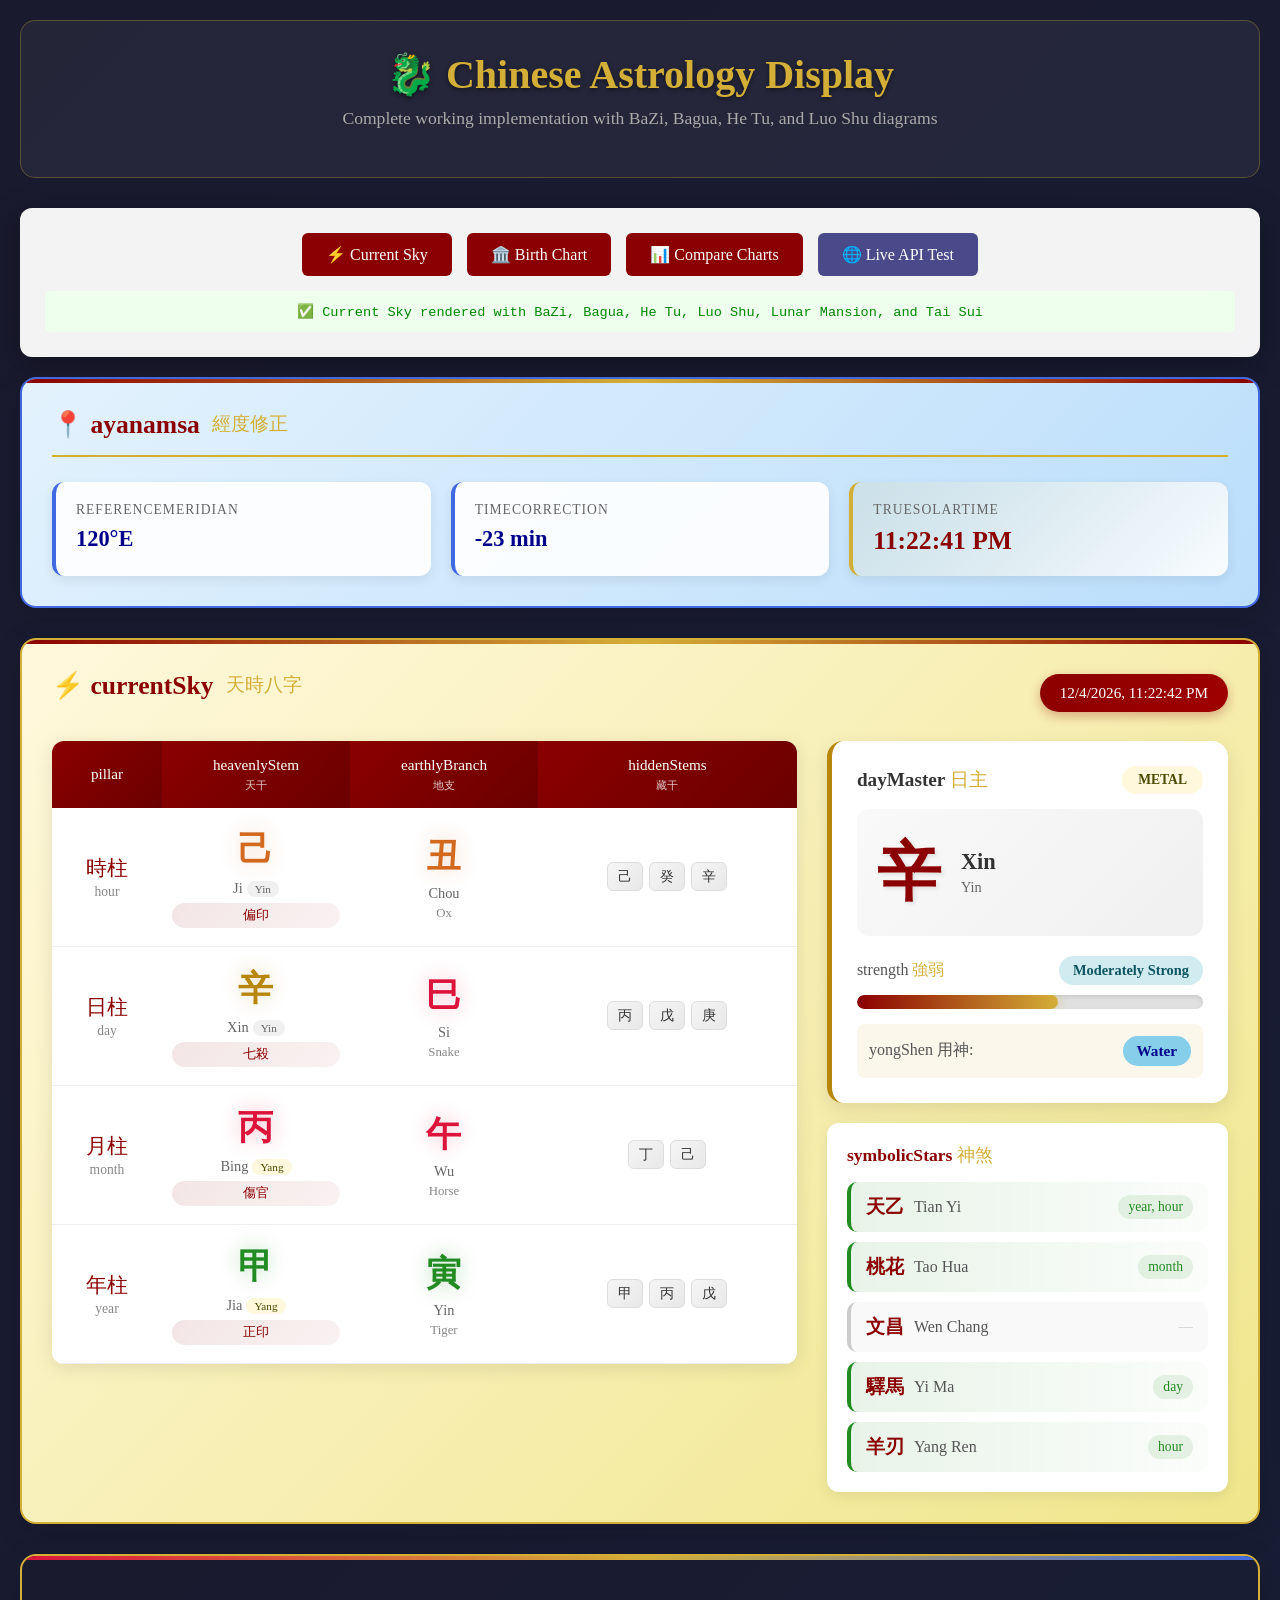
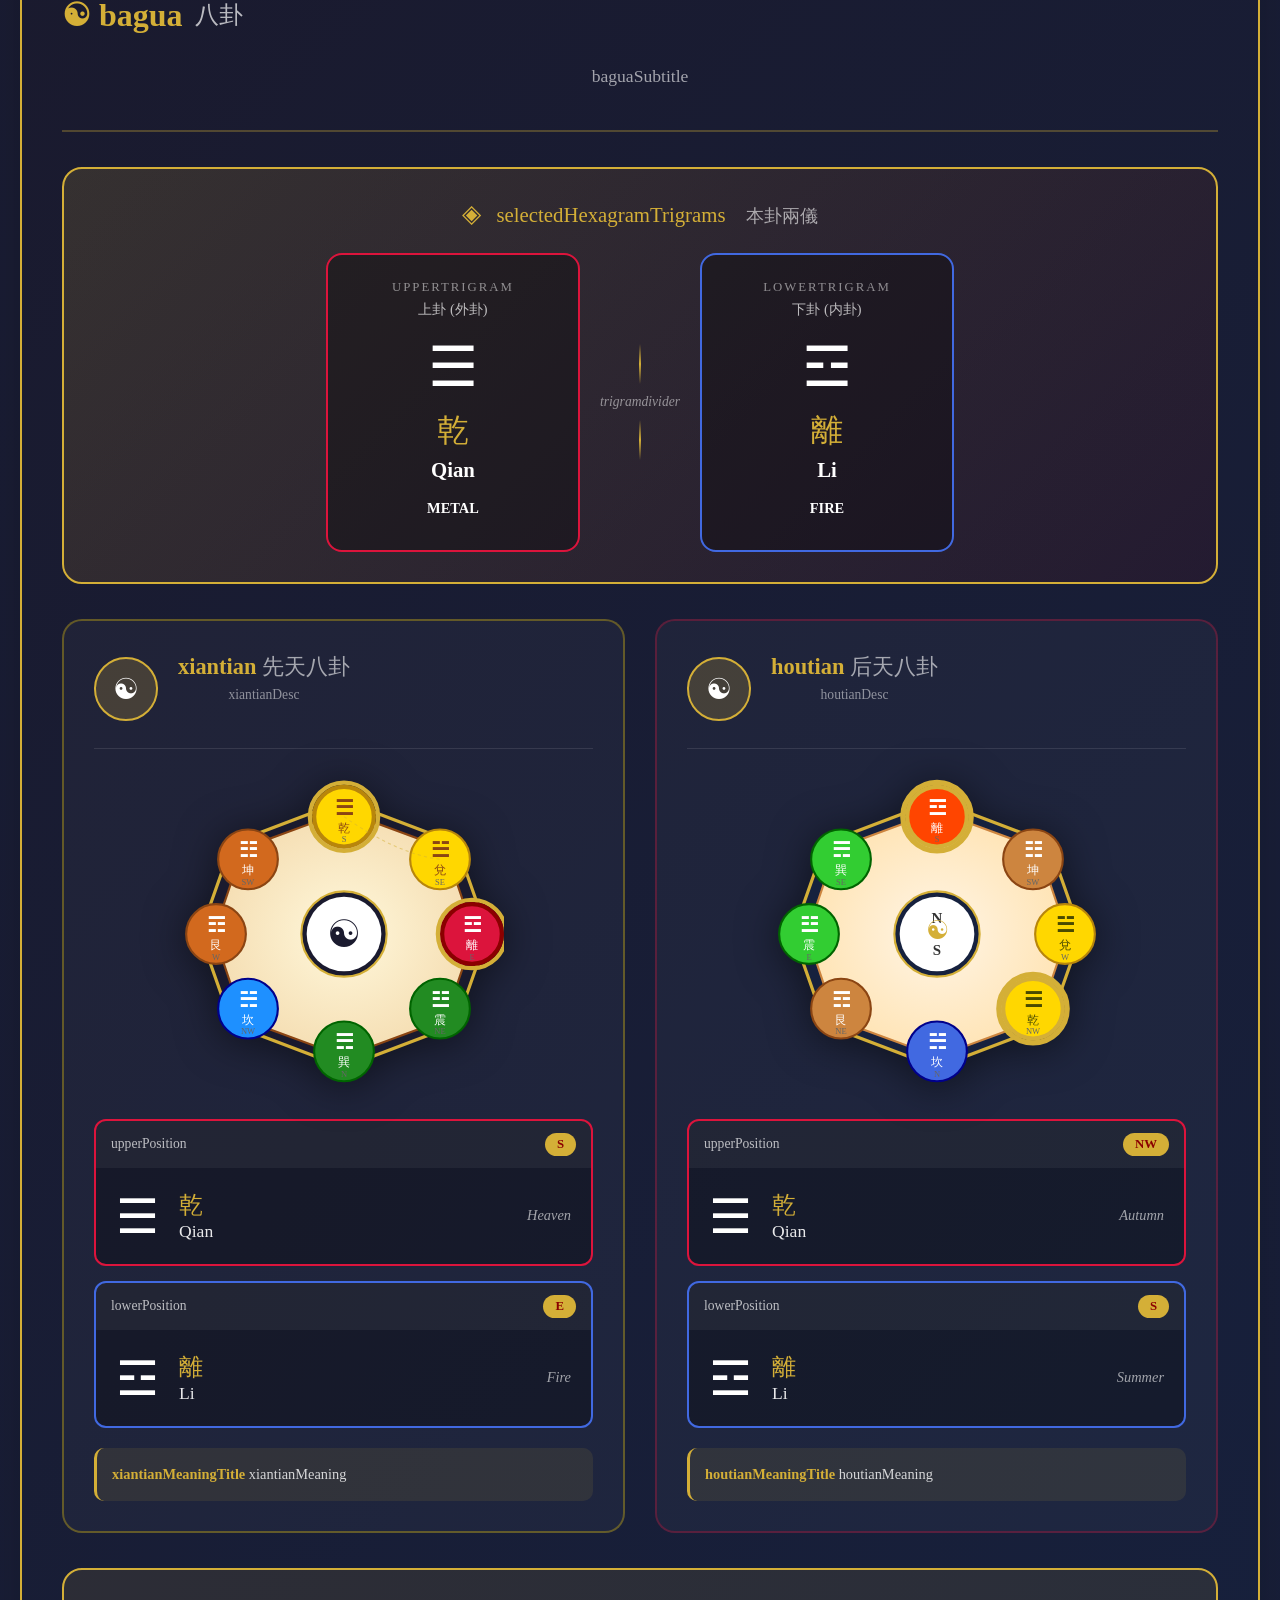
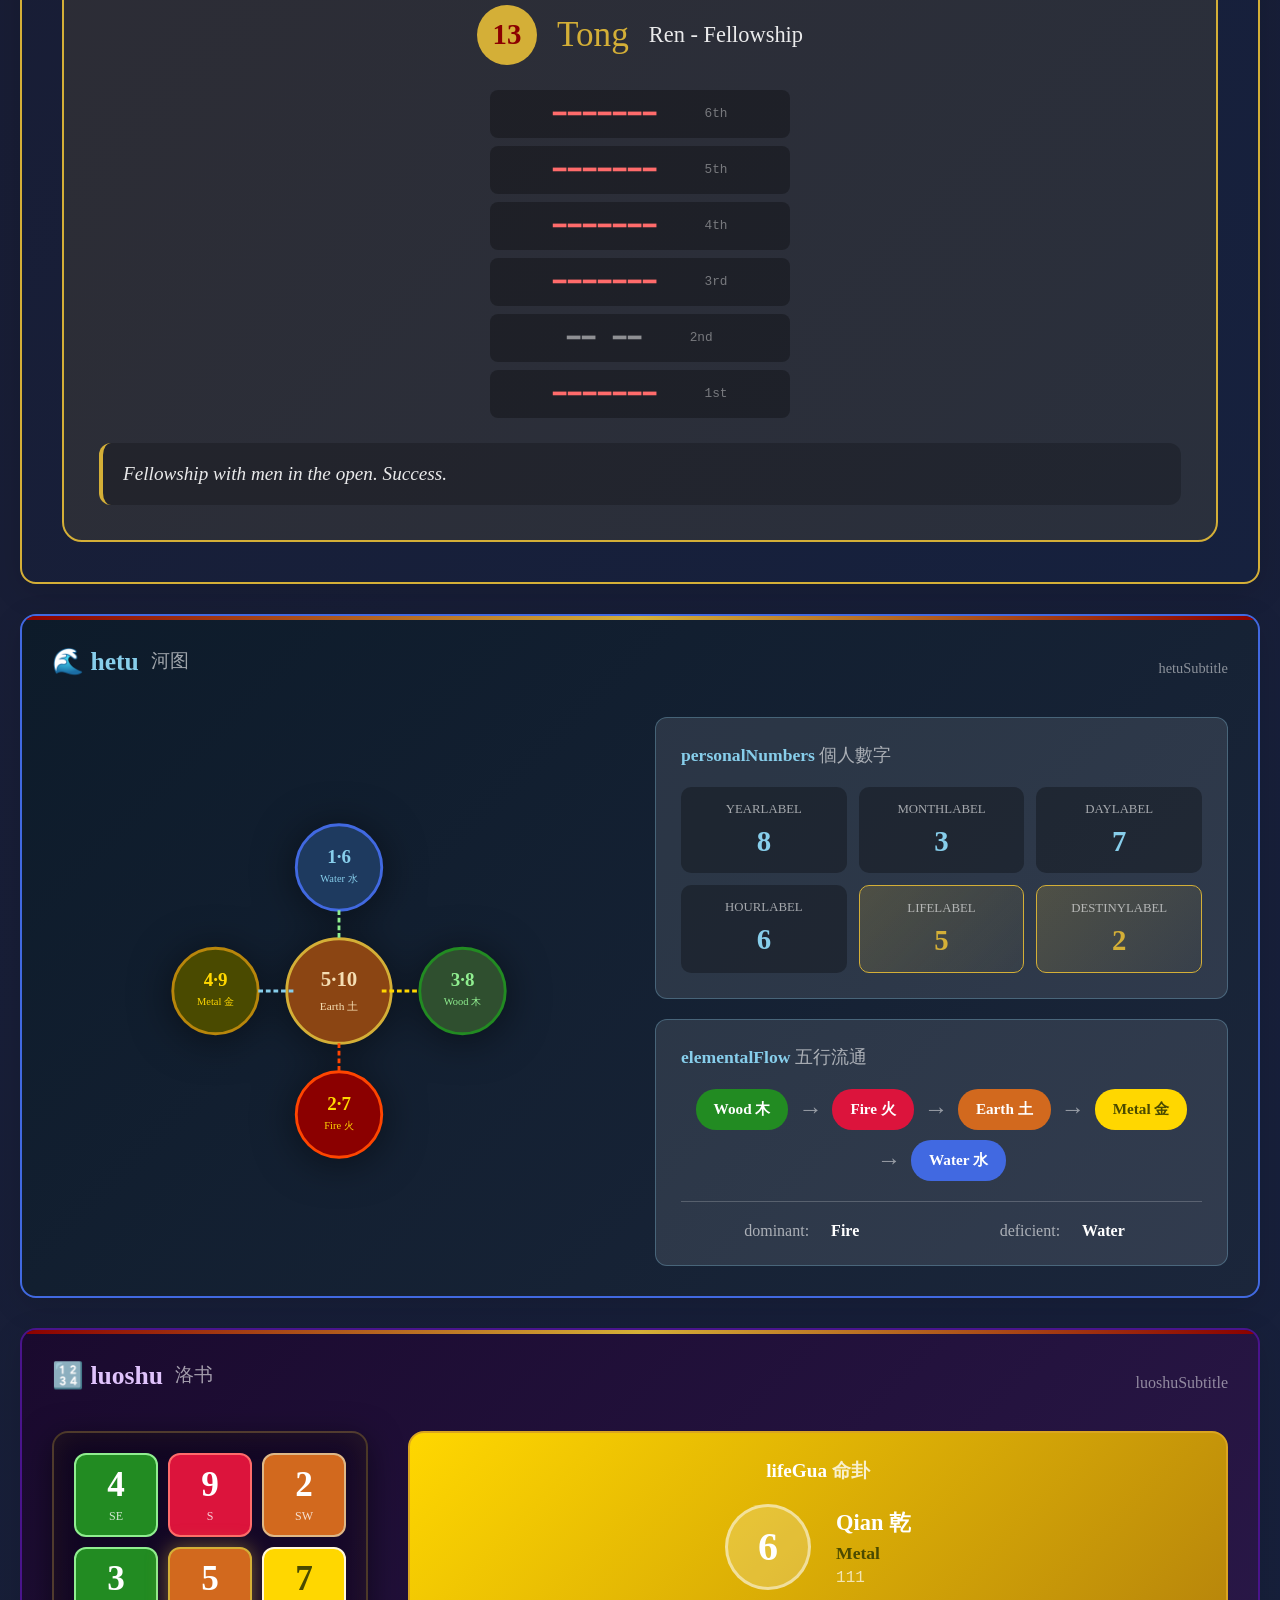
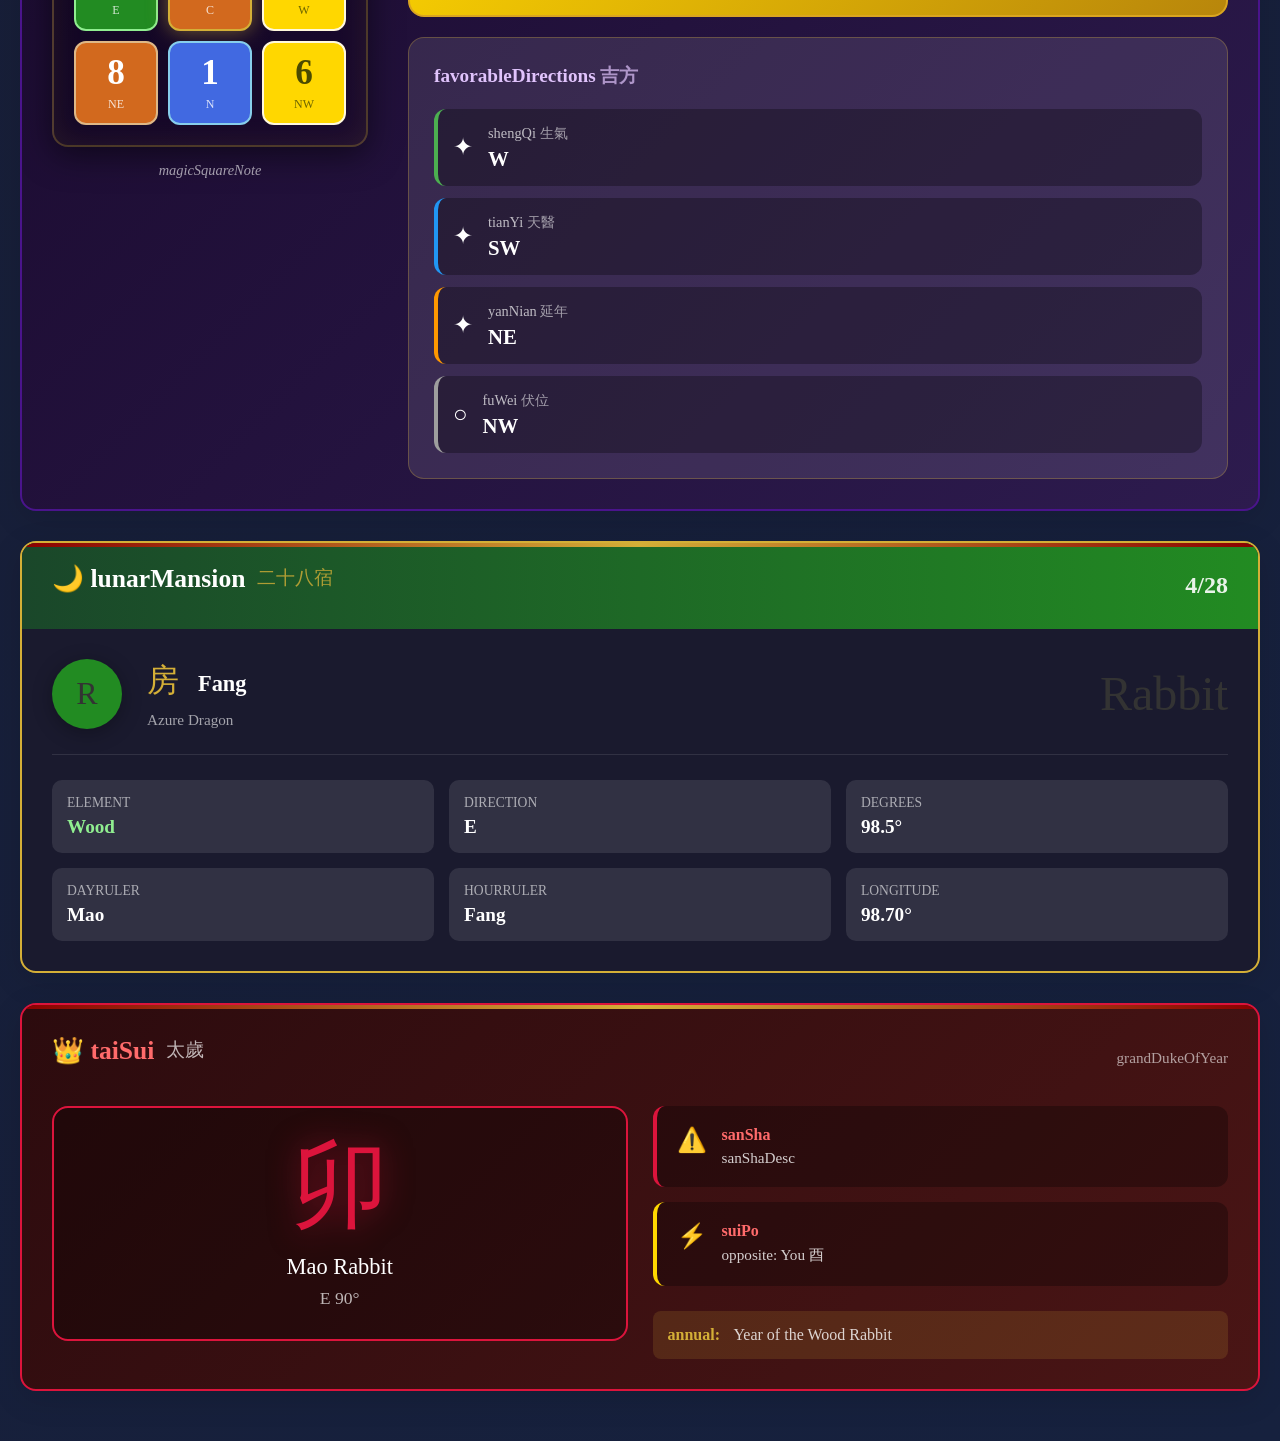
<file: chinese-astrology-demo.html>
<!DOCTYPE html>
<html lang="en">
<head>
    <meta charset="UTF-8">
    <meta name="viewport" content="width=device-width, initial-scale=1.0">
    <title>Chinese Astrology Display - Complete Demo v4.1</title>
    <link rel="stylesheet" href="chinese-astrology.css">
    <style>
        body { 
            font-family: Georgia, 'Times New Roman', serif; 
            background: linear-gradient(135deg, #1a1a2e 0%, #16213e 100%);
            margin: 0; 
            padding: 20px;
            min-height: 100vh;
            color: #333;
        }
        .header { 
            text-align: center; 
            margin-bottom: 30px; 
            padding: 30px;
            background: rgba(255,255,255,0.05);
            border-radius: 15px;
            border: 1px solid rgba(212,175,55,0.3);
        }
        .header h1 { 
            color: #d4af37; 
            margin: 0;
            font-size: 2.5em;
            text-shadow: 0 2px 4px rgba(0,0,0,0.5);
        }
        .header p {
            color: #aaa;
            margin-top: 10px;
            font-size: 1.1em;
        }
        .controls { 
            margin-bottom: 20px; 
            padding: 25px; 
            background: rgba(255,255,255,0.95); 
            border-radius: 12px;
            box-shadow: 0 8px 32px rgba(0,0,0,0.3);
        }
        .control-group {
            display: flex;
            gap: 15px;
            flex-wrap: wrap;
            align-items: center;
            justify-content: center;
        }
        .controls button { 
            padding: 12px 24px; 
            font-size: 1em; 
            cursor: pointer; 
            border: none; 
            border-radius: 6px; 
            background: #8B0000; 
            color: white;
            transition: all 0.3s;
            font-family: Georgia, serif;
        }
        .controls button:hover { 
            background: #a00000;
            transform: translateY(-2px);
            box-shadow: 0 4px 12px rgba(139,0,0,0.4);
        }
        .controls button.secondary {
            background: #4a4a8a;
        }
        .controls button.secondary:hover {
            background: #5a5a9a;
        }
        .test-info { 
            margin-top: 15px; 
            padding: 12px; 
            background: #f0f0f0; 
            border-radius: 6px; 
            font-family: 'Courier New', monospace; 
            font-size: 0.85em;
            text-align: center;
        }
        .test-info.error { background: #fee; color: #c00; }
        .test-info.success { background: #efe; color: #080; }
        #output { 
            min-height: 400px; 
        }
        .loading {
            text-align: center;
            padding: 60px;
            color: #d4af37;
            font-size: 1.5em;
        }
        .loading::after {
            content: '';
            animation: dots 1.5s infinite;
        }
        @keyframes dots {
            0%, 20% { content: '.'; }
            40% { content: '..'; }
            60%, 100% { content: '...'; }
        }
    </style>
</head>
<body>
    <div class="header">
        <h1>🐉 Chinese Astrology Display</h1>
        <p>Complete working implementation with BaZi, Bagua, He Tu, and Luo Shu diagrams</p>
    </div>
    
    <div class="controls">
        <div class="control-group">
            <button onclick="testCurrent()">⚡ Current Sky</button>
            <button onclick="testBirth()">🏛️ Birth Chart</button>
            <button onclick="testComparison()">📊 Compare Charts</button>
            <button class="secondary" onclick="testRealAPI()">🌐 Live API Test</button>
        </div>
        <div class="test-info" id="status">Click a button to begin</div>
    </div>

    <div class="astrology-container" id="output"></div>

    <script src="chinese-astrology-client.js"></script>
    <script>
        const testContainer = document.getElementById('output');
        const statusEl = document.getElementById('status');
        
        // Mock data for testing (simulates API response)
        const mockData = {
            data: {
                timestamp: new Date().toISOString(),
                ayanamsa: {
                    referenceMeridian: 120,
                    timeDifference: '-23 min',
                    trueSolarTime: new Date().toISOString(),
                    longitudeCorrection: -23.5,
                    location: { latitude: 40.7, longitude: -74 }
                },
                bazi: {
                    year: { stem: { name: 'Jia', zh: '甲', element: 'Wood', polarity: 'Yang', num: 1 }, branch: { name: 'Yin', zh: '寅', element: 'Wood', zodiac: 'Tiger' }, hiddenStems: ['甲', '丙', '戊'], tenGod: { zh: 'Direct Resource' } },
                    month: { stem: { name: 'Bing', zh: '丙', element: 'Fire', polarity: 'Yang', num: 3 }, branch: { name: 'Wu', zh: '午', element: 'Fire', zodiac: 'Horse' }, hiddenStems: ['丁', '己'], tenGod: { zh: 'Hurting Officer' } },
                    day: { stem: { name: 'Xin', zh: '辛', element: 'Metal', polarity: 'Yin', num: 8 }, branch: { name: 'Si', zh: '巳', element: 'Fire', zodiac: 'Snake' }, hiddenStems: ['丙', '戊', '庚'], tenGod: { zh: 'Seven Killings' } },
                    hour: { stem: { name: 'Ji', zh: '己', element: 'Earth', polarity: 'Yin', num: 6 }, branch: { name: 'Chou', zh: '丑', element: 'Earth', zodiac: 'Ox' }, hiddenStems: ['己', '癸', '辛'], tenGod: { zh: 'Indirect Resource' } },
                    dayMaster: { name: 'Xin', zh: '辛', element: 'Metal', polarity: 'Yin' },
                    strength: { result: 'Moderately Strong', score: 8, yongShen: 'Water' },
                    shenSha: {
                        noblePerson: { name: 'Tian Yi', zh: '天乙', presentIn: ['year', 'hour'] },
                        peachBlossom: { name: 'Tao Hua', zh: '桃花', presentIn: ['month'] },
                        academicStar: { name: 'Wen Chang', zh: '文昌', presentIn: [] },
                        travellingHorse: { name: 'Yi Ma', zh: '驛馬', presentIn: ['day'] },
                        goatBlade: { name: 'Yang Ren', zh: '羊刃', presentIn: ['hour'] }
                    }
                },
                bagua: {
                    xiantian: {
                        personalTrigram: { name: 'Qian', zh: '乾', binary: '111', element: 'Metal', quality: 'Creative', position: 6 },
                        elementFlow: 'Heaven descends to nourish Earth'
                    },
                    houtian: {
                        lifePalaceTrigram: { name: 'Li', zh: '離', binary: '101', element: 'Fire', direction_houtian: 'S', temporalInfluence: 'Summer' },
                        annualInfluence: 'Fire year'
                    },
                    hexiangua: {
                        hexagramNumber: 13,
                        hexagramName: 'Tong Ren - Fellowship',
                        lines: [1, 0, 1, 1, 1, 1],
                        upper: { name: 'Qian', zh: '乾', binary: '111', element: 'Metal' },
                        lower: { name: 'Li', zh: '離', binary: '101', element: 'Fire' },
                        guaCi: 'Fellowship with men in the open. Success.'
                    }
                },
                hetu: {
                    personalNumbers: {
                        yearNumber: 8,
                        monthNumber: 3,
                        dayNumber: 7,
                        hourNumber: 6,
                        lifeNumber: 5,
                        destinyNumber: 2
                    },
                    elementalFlow: {
                        sequence: ['Wood', 'Fire', 'Earth', 'Metal', 'Water'],
                        dominant: 'Fire',
                        deficient: 'Water',
                        recommendations: ['Meditation', 'Water features', 'Blue colors']
                    },
                    constellations: [
                        { name: 'Center Axis', description: 'Strong center', stars: [5, 10], element: 'Earth', meaning: 'The axis mundi' }
                    ]
                },
                luoshu: {
                    name: 'Luoshu (Magic Square)',
                    zh: '洛書',
                    description: 'The ancient magic square where all lines sum to 15',
                    magicSquare: [[4,9,2],[3,5,7],[8,1,6]],
                    palaceStars: { center: 5, current: 9, annual: 1 },
                    mingGua: { number: 6, zh: '乾', trigram: 'Qian', element: 'Metal', binary: '111' },
                    favorableDirections: {
                        shengQi: 'W',
                        tianYi: 'SW',
                        yanNian: 'NE',
                        fuWei: 'NW',
                        description: 'Sheng Qi, Tian Yi, Yan Nian, Fu Wei'
                    },
                    palaceOrder: ['Kan (1)', 'Kun (2)', 'Zhen (3)', 'Xun (4)', 'Center (5)', 'Qian (6)', 'Dui (7)', 'Gen (8)', 'Li (9)']
                },
                lunarMansion: {
                    mansion: { num: 4, name: 'Fang', zh: '房', element: 'Wood', direction: 'E', group: 'Azure Dragon', animal: 'Rabbit' },
                    degree: 98.5,
                    exactLongitude: 98.7,
                    dayRuler: 'Mao',
                    hourRuler: 'Fang'
                },
                taiSui: {
                    currentPosition: { branch: 'Mao', zh: '卯', direction: 'E', degree: 90, zodiac: 'Rabbit' },
                    sanSha: { direction: 'W', description: 'Avoid West direction for construction' },
                    suiPo: { branch: 'You', zh: '酉', direction: 'W', degree: 270 },
                    annualTaiSui: { text: 'Year of the Wood Rabbit', caution: 'Avoid disturbing the East' }
                }
            }
        };
        
        // Birth chart with partial overlap for comparison test
        const birthData = {
            data: {
                ...mockData.data,
                bazi: {
                    year: { stem: { name: 'Jia', zh: '甲', element: 'Wood', polarity: 'Yang', num: 1 }, branch: { name: 'Yin', zh: '寅', element: 'Wood', zodiac: 'Tiger' }, hiddenStems: ['甲'], tenGod: { zh: 'Direct Resource' } },
                    month: { stem: { name: 'Ding', zh: '丁', element: 'Fire', polarity: 'Yin', num: 4 }, branch: { name: 'Mao', zh: '卯', element: 'Wood', zodiac: 'Rabbit' }, hiddenStems: ['乙'], tenGod: { zh: 'Seven Killings' } },
                    day: { stem: { name: 'Geng', zh: '庚', element: 'Metal', polarity: 'Yang', num: 7 }, branch: { name: 'Wu', zh: '午', element: 'Fire', zodiac: 'Horse' }, hiddenStems: ['丁', '己'], tenGod: { zh: 'Hurting Officer' } },
                    hour: { stem: { name: 'Ren', zh: '壬', element: 'Water', polarity: 'Yang', num: 9 }, branch: { name: 'Zi', zh: '子', element: 'Water', zodiac: 'Rat' }, hiddenStems: ['癸'], tenGod: { zh: 'Rob Wealth' } },
                    dayMaster: { name: 'Geng', zh: '庚', element: 'Metal', polarity: 'Yang' },
                    strength: { result: 'Strong', score: 15, yongShen: 'Fire' },
                    shenSha: {
                        noblePerson: { name: 'Tian Yi', zh: '天乙', presentIn: ['year'] },
                        peachBlossom: { name: 'Tao Hua', zh: '桃花', presentIn: ['day', 'hour'] },
                        academicStar: { name: 'Wen Chang', zh: '文昌', presentIn: ['month'] },
                        travellingHorse: { name: 'Yi Ma', zh: '驛馬', presentIn: ['month'] },
                        goatBlade: { name: 'Yang Ren', zh: '羊刃', presentIn: [] }
                    }
                }
            }
        };
        
        function testCurrent() {
            statusEl.textContent = 'Rendering Current Sky (BaZi)...';
            statusEl.className = 'test-info';
            testContainer.innerHTML = '';
            ChineseAstrologyDisplay.render(mockData, testContainer);
            statusEl.textContent = '✅ Current Sky rendered with BaZi, Bagua, He Tu, Luo Shu, Lunar Mansion, and Tai Sui';
            statusEl.className = 'test-info success';
        }
        
        function testBirth() {
            statusEl.textContent = 'Rendering Birth Chart...';
            statusEl.className = 'test-info';
            testContainer.innerHTML = '';
            const data = { 
                data: { 
                    ...mockData.data, 
                    bazi: birthData.data.bazi,
                    comparison: { birthBazi: birthData.data.bazi }
                } 
            };
            ChineseAstrologyDisplay.render(data, testContainer);
            statusEl.textContent = '✅ Birth Chart rendered - different master of day (Geng Metal vs Xin Metal)';
            statusEl.className = 'test-info success';
        }
        
        function testComparison() {
            statusEl.textContent = 'Rendering comparison (Current vs Birth)...';
            statusEl.className = 'test-info';
            testContainer.innerHTML = '';
            const data = { 
                data: { 
                    ...mockData.data,
                    comparison: { 
                        birthBazi: birthData.data.bazi,
                        currentInfluence: 'Year Pillar match detected',
                        cycles: ['Year Stem cycle']
                    }
                } 
            };
            ChineseAstrologyDisplay.render(data, testContainer);
            statusEl.textContent = '✅ Comparison rendered - Year Pillar highlighted (matching stems/branches)';
            statusEl.className = 'test-info success';
        }
        
        async function testRealAPI() {
            statusEl.textContent = 'Calling live Supabase API...';
            statusEl.className = 'test-info';
            testContainer.innerHTML = '<div class="loading">Calculating Chinese Astrology</div>';
            
            try {
                const result = await CHINESE_ASTROLOGY_API.calculate({
                    date: new Date().toISOString(),
                    location: { latitude: 40.7128, longitude: -74.0060 },
                    includeQiMen: false,
                    includeLunar: true,
                    includeTaiSui: true
                });
                
                if (result.data) {
                    ChineseAstrologyDisplay.render(result, testContainer);
                    statusEl.textContent = '✅ Live API data rendered successfully!';
                    statusEl.className = 'test-info success';
                } else {
                    throw new Error('Invalid API response');
                }
            } catch (error) {
                statusEl.textContent = '❌ API Error: ' + error.message + ' - Using local fallback';
                statusEl.className = 'test-info error';
                setTimeout(() => testCurrent(), 1500);
            }
        }
        
        // Auto-run current sky test
        setTimeout(testCurrent, 500);
    </script>
</body>
</html>
</file>
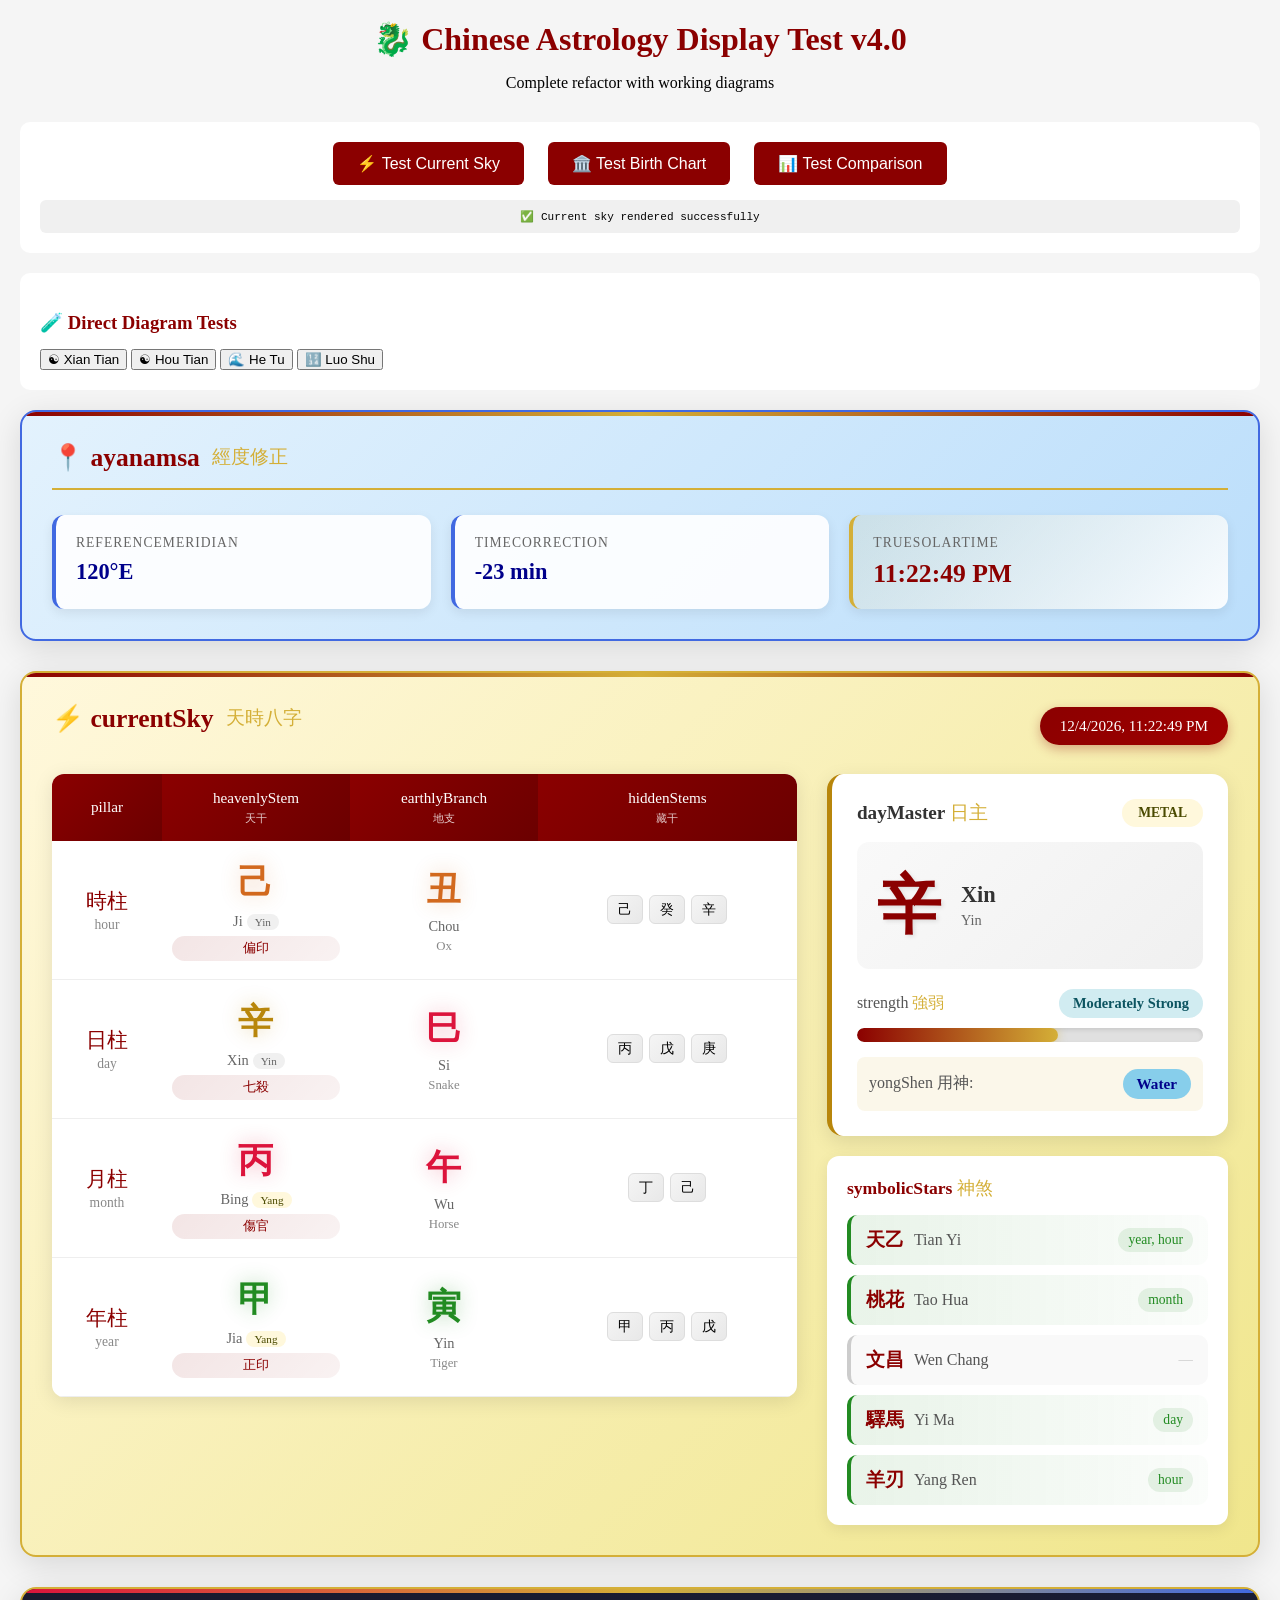
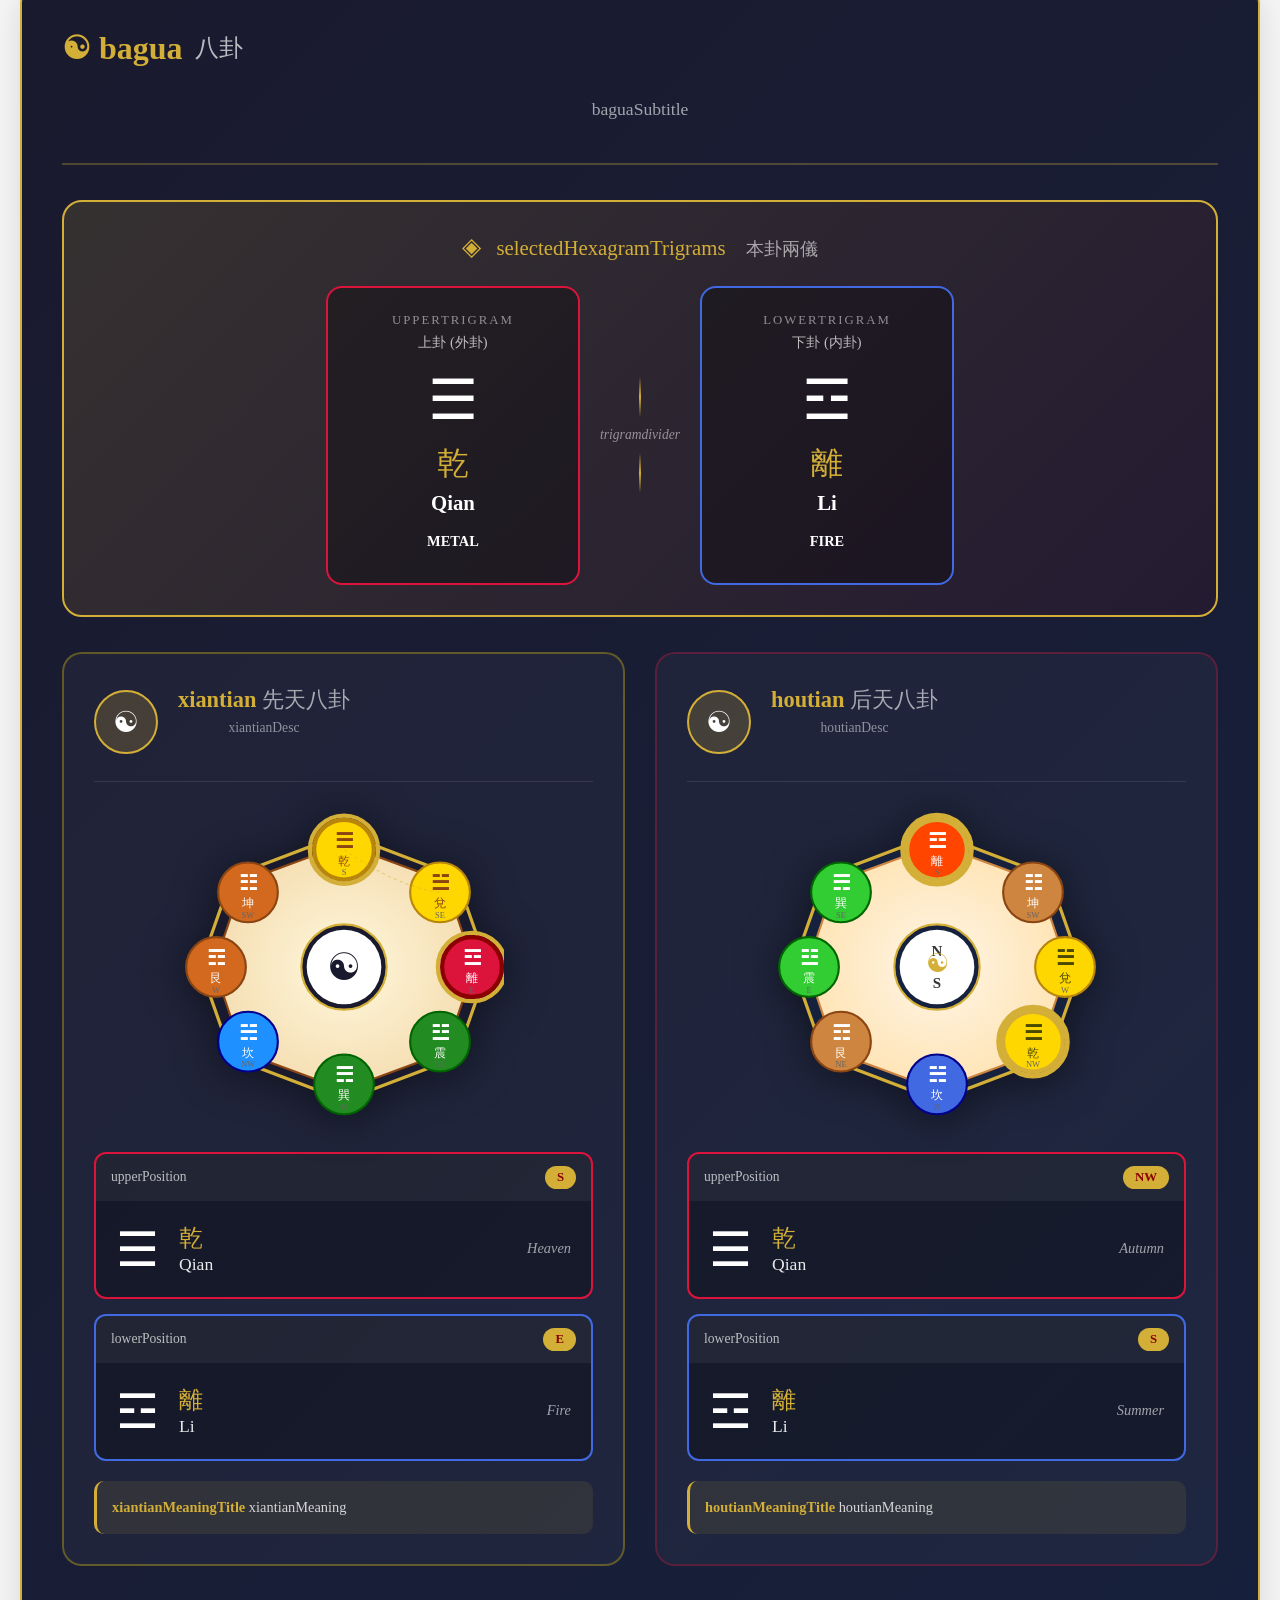
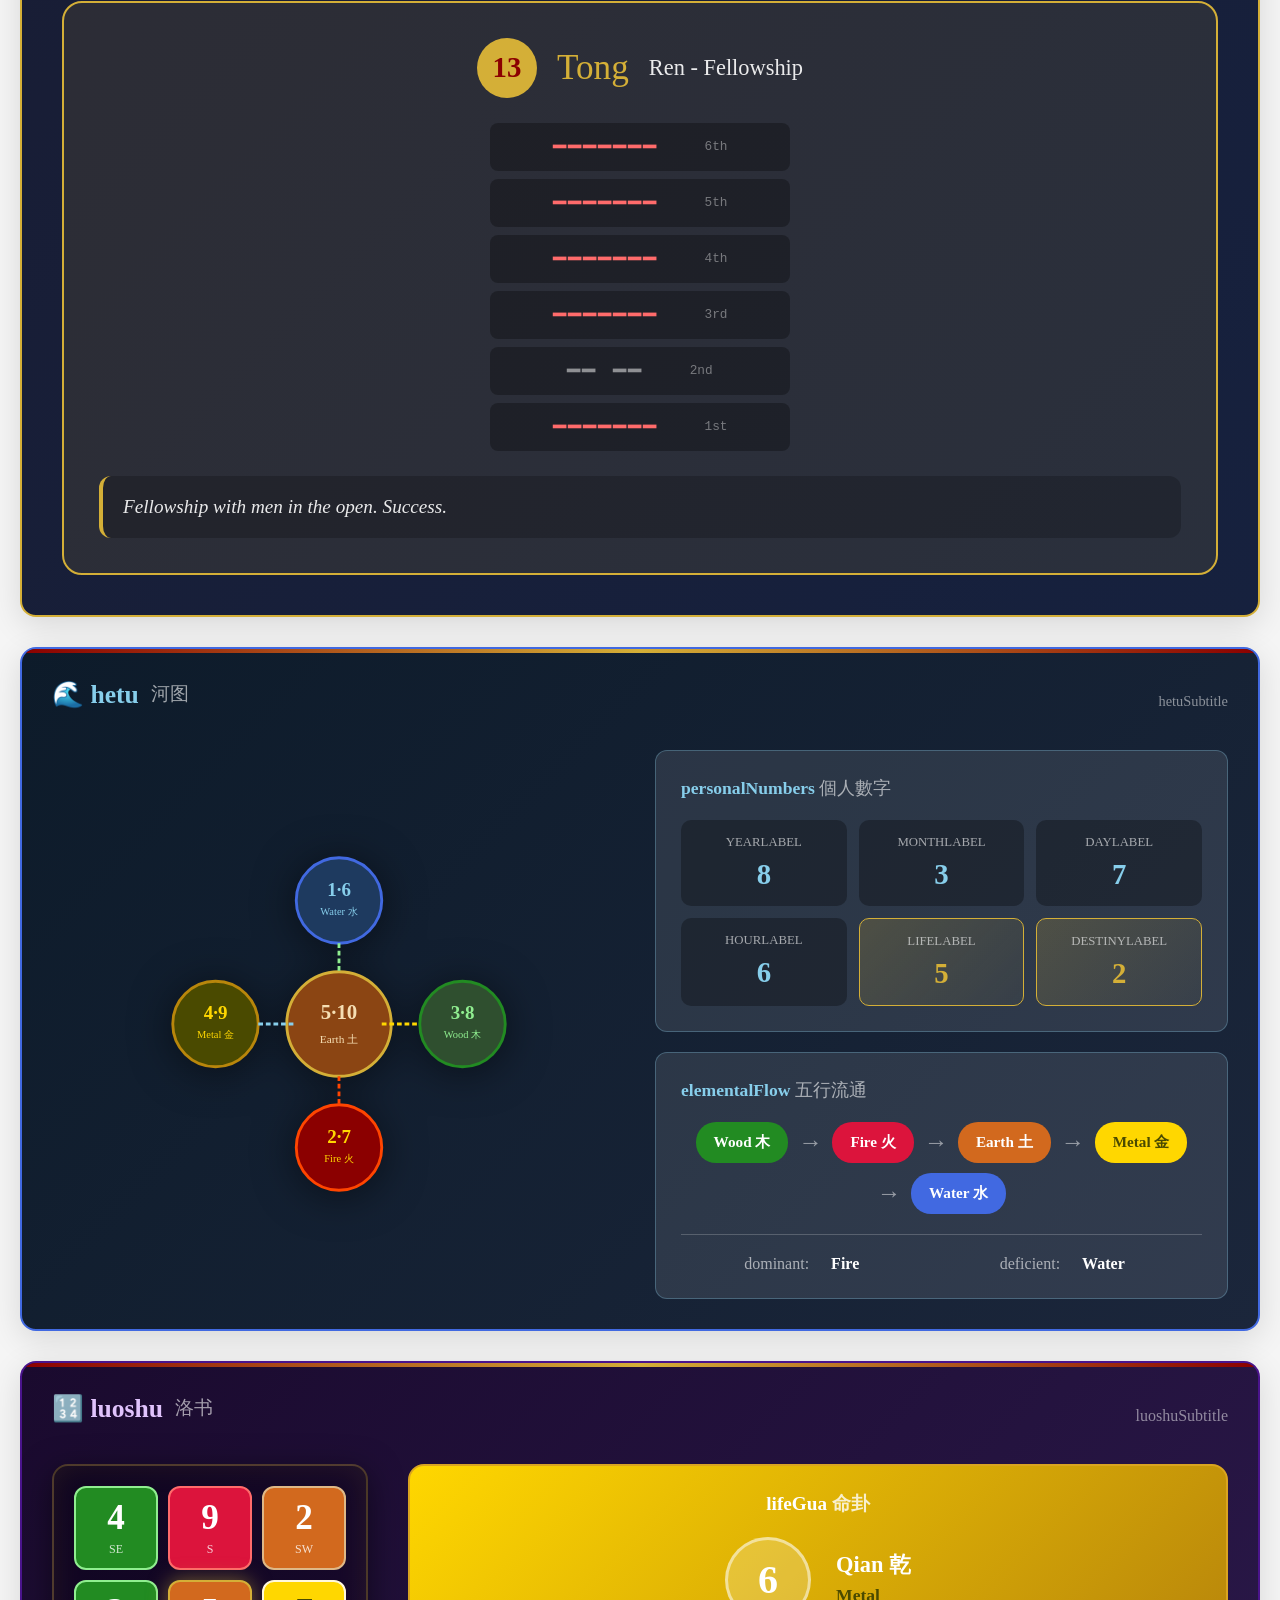
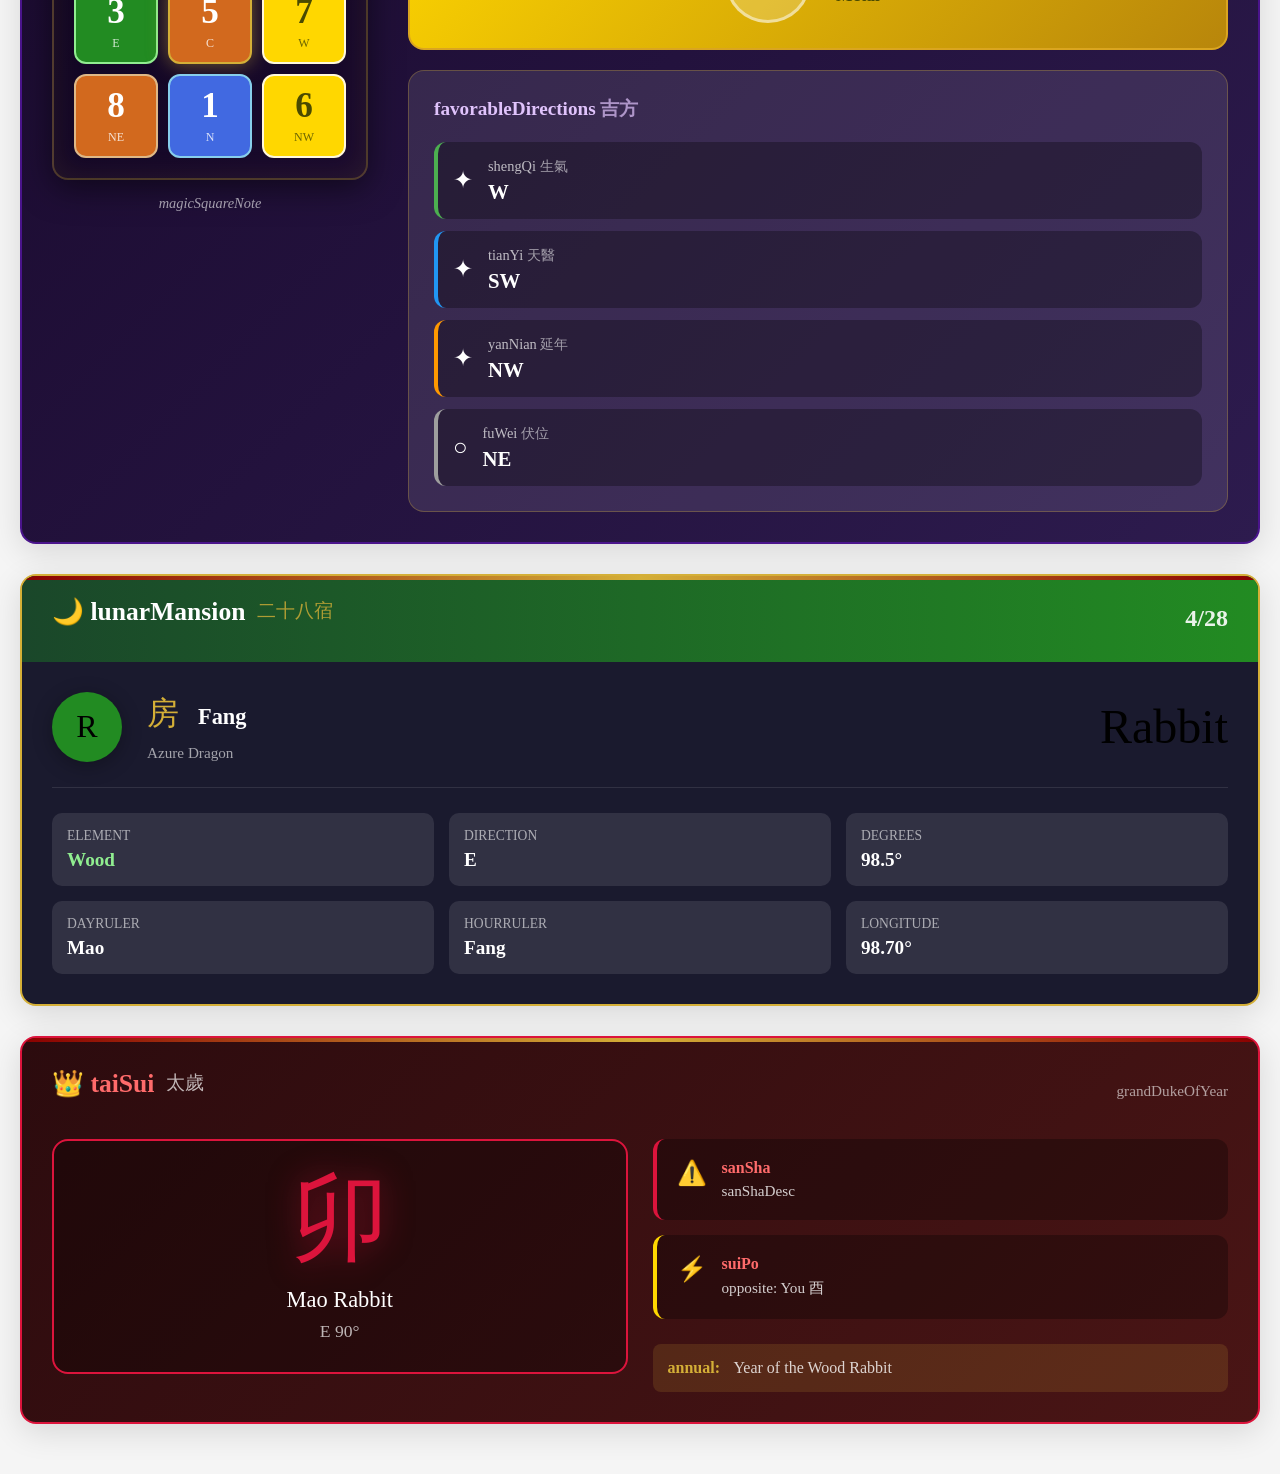
<file: test-chinese-astrology.html>
<!DOCTYPE html>
<html lang="en">
<head>
    <meta charset="UTF-8">
    <meta name="viewport" content="width=device-width, initial-scale=1.0">
    <title>Chinese Astrology Display Test v4.0</title>
    <link rel="stylesheet" href="chinese-astrology.css">
    <style>
        body { font-family: Georgia, serif; background: #f5f5f5; margin: 0; padding: 20px; }
        .header { text-align: center; margin-bottom: 30px; }
        .header h1 { color: #8B0000; margin: 0; }
        .controls { margin-bottom: 20px; padding: 20px; background: white; border-radius: 10px; text-align: center; }
        .controls button { padding: 12px 24px; margin: 0 10px; font-size: 1em; cursor: pointer; border: none; border-radius: 6px; background: #8B0000; color: white; }
        .controls button:hover { background: #a00000; }
        .test-info { margin-top: 15px; padding: 10px; background: #f0f0f0; border-radius: 6px; font-family: monospace; font-size: 0.85em; }
        .diagram-test { margin: 20px 0; padding: 20px; background: white; border-radius: 10px; }
        .diagram-test h3 { color: #8B0000; margin-bottom: 15px; }
        #output { min-height: 400px; }
    </style>
</head>
<body>
    <div class="header">
        <h1>🐉 Chinese Astrology Display Test v4.0</h1>
        <p>Complete refactor with working diagrams</p>
    </div>
    
    <div class="controls">
        <button onclick="testCurrent()">⚡ Test Current Sky</button>
        <button onclick="testBirth()">🏛️ Test Birth Chart</button>
        <button onclick="testBoth()">📊 Test Comparison</button>
        <div class="test-info" id="status">Click a button to test</div>
    </div>
    
    <div class="diagram-test">
        <h3>🧪 Direct Diagram Tests</h3>
        <button onclick="testXianTian()">☯ Xian Tian</button>
        <button onclick="testHouTian()">☯ Hou Tian</button>
        <button onclick="testHeTu()">🌊 He Tu</button>
        <button onclick="testLuoShu()">🔢 Luo Shu</button>
    </div>

    <div class="astrology-container" id="output"></div>

    <script src="chinese-astrology-client.js"></script>
    <script>
        const testContainer = document.getElementById('output');
        const statusEl = document.getElementById('status');
        
        // Mock data for testing
        const mockData = {
            data: {
                timestamp: new Date().toISOString(),
                ayanamsa: {
                    referenceMeridian: 120,
                    timeDifference: '-23 min',
                    trueSolarTime: new Date().toISOString(),
                    longitudeCorrection: -23.5,
                    location: { latitude: 40.7, longitude: -74 }
                },
                bazi: {
                    year: { stem: { name: 'Jia', zh: '甲', element: 'Wood', polarity: 'Yang' }, branch: { name: 'Yin', zh: '寅', element: 'Wood', zodiac: 'Tiger' }, hiddenStems: ['甲', '丙', '戊'], tenGod: { zh: 'Direct Resource' } },
                    month: { stem: { name: 'Bing', zh: '丙', element: 'Fire', polarity: 'Yang' }, branch: { name: 'Wu', zh: '午', element: 'Fire', zodiac: 'Horse' }, hiddenStems: ['丁', '己'], tenGod: { zh: 'Hurting Officer' } },
                    day: { stem: { name: 'Xin', zh: '辛', element: 'Metal', polarity: 'Yin' }, branch: { name: 'Si', zh: '巳', element: 'Fire', zodiac: 'Snake' }, hiddenStems: ['丙', '戊', '庚'], tenGod: { zh: 'Seven Killings' } },
                    hour: { stem: { name: 'Ji', zh: '己', element: 'Earth', polarity: 'Yin' }, branch: { name: 'Chou', zh: '丑', element: 'Earth', zodiac: 'Ox' }, hiddenStems: ['己', '癸', '辛'], tenGod: { zh: 'Indirect Resource' } },
                    dayMaster: { name: 'Xin', zh: '辛', element: 'Metal', polarity: 'Yin' },
                    strength: { result: 'Moderately Strong', score: 8, yongShen: 'Water' },
                    shenSha: {
                        noblePerson: { name: 'Tian Yi', zh: '天乙', presentIn: ['year', 'hour'] },
                        peachBlossom: { name: 'Tao Hua', zh: '桃花', presentIn: ['month'] },
                        academicStar: { name: 'Wen Chang', zh: '文昌', presentIn: [] },
                        travellingHorse: { name: 'Yi Ma', zh: '驛馬', presentIn: ['day'] },
                        goatBlade: { name: 'Yang Ren', zh: '羊刃', presentIn: ['hour'] }
                    }
                },
                bagua: {
                    xiantian: {
                        personalTrigram: { name: 'Qian', zh: '乾', binary: '111', element: 'Metal', quality: 'Creative', position: 6 },
                        elementFlow: 'Heaven descends to nourish Earth'
                    },
                    houtian: {
                        lifePalaceTrigram: { name: 'Li', zh: '離', binary: '101', element: 'Fire', direction_houtian: 'S', temporalInfluence: 'Summer' },
                        annualInfluence: 'Fire year'
                    },
                    hexiangua: {
                        hexagramNumber: 13,
                        hexagramName: 'Tong Ren - Fellowship',
                        lines: [1, 0, 1, 1, 1, 1],
                        upper: { name: 'Qian', zh: '乾', binary: '111', element: 'Metal' },
                        lower: { name: 'Li', zh: '離', binary: '101', element: 'Fire' },
                        guaCi: 'Fellowship with men in the open. Success.'
                    }
                },
                hetu: {
                    personalNumbers: {
                        yearNumber: 8,
                        monthNumber: 3,
                        dayNumber: 7,
                        hourNumber: 6,
                        lifeNumber: 5,
                        destinyNumber: 2
                    },
                    elementalFlow: {
                        sequence: ['Wood', 'Fire', 'Earth', 'Metal', 'Water'],
                        dominant: 'Fire',
                        deficient: 'Water',
                        recommendations: ['Meditation', 'Water features', 'Blue colors']
                    },
                    constellations: ['Big Dipper', 'Vermilion Bird']
                },
                luoshu: {
                    mingGua: { number: 6, trigram: 'Qian', element: 'Metal', zh: '乾' },
                    favorableDirections: {
                        shengQi: 'W',
                        tianYi: 'SW',
                        yanNian: 'NW',
                        fuWei: 'NE'
                    },
                    palaceStars: { current: 5, annual: 2 }
                },
                lunarMansion: {
                    mansion: { num: 4, name: 'Fang', zh: '房', element: 'Wood', direction: 'E', group: 'Azure Dragon', animal: 'Rabbit' },
                    degree: 98.5,
                    exactLongitude: 98.7,
                    dayRuler: 'Mao',
                    hourRuler: 'Fang'
                },
                taiSui: {
                    currentPosition: { branch: 'Mao', zh: '卯', direction: 'E', degree: 90, zodiac: 'Rabbit' },
                    sanSha: { direction: 'W', description: 'Avoid West direction for construction' },
                    suiPo: { branch: 'You', zh: '酉', direction: 'W', degree: 270 },
                    annualTaiSui: { text: 'Year of the Wood Rabbit', caution: 'Avoid disturbing the East' }
                }
            }
        };
        
        // Birth chart mock (different data to test comparison)
        const birthData = {
            data: {
                timestamp: new Date().toISOString(),
                bazi: {
                    year: { stem: { name: 'Jia', zh: '甲', element: 'Wood', polarity: 'Yang' }, branch: { name: 'Yin', zh: '寅', element: 'Wood', zodiac: 'Tiger' }, hiddenStems: ['甲', '丙', '戊'], tenGod: { zh: 'Direct Resource' } },
                    month: { stem: { name: 'Ding', zh: '丁', element: 'Fire', polarity: 'Yin' }, branch: { name: 'Mao', zh: '卯', element: 'Wood', zodiac: 'Rabbit' }, hiddenStems: ['乙'], tenGod: { zh: 'Seven Killings' } },
                    day: { stem: { name: 'Geng', zh: '庚', element: 'Metal', polarity: 'Yang' }, branch: { name: 'Wu', zh: '午', element: 'Fire', zodiac: 'Horse' }, hiddenStems: ['丁', '己'], tenGod: { zh: 'Hurting Officer' } },
                    hour: { stem: { name: 'Ren', zh: '壬', element: 'Water', polarity: 'Yang' }, branch: { name: 'Zi', zh: '子', element: 'Water', zodiac: 'Rat' }, hiddenStems: ['癸'], tenGod: { zh: 'Rob Wealth' } },
                    dayMaster: { name: 'Geng', zh: '庚', element: 'Metal', polarity: 'Yang' },
                    strength: { result: 'Strong', score: 15, yongShen: 'Fire' },
                    shenSha: {
                        noblePerson: { name: 'Tian Yi', zh: '天乙', presentIn: ['year'] },
                        peachBlossom: { name: 'Tao Hua', zh: '桃花', presentIn: ['day', 'hour'] },
                        academicStar: { name: 'Wen Chang', zh: '文昌', presentIn: ['month'] },
                        travellingHorse: { name: 'Yi Ma', zh: '驛馬', presentIn: ['month'] },
                        goatBlade: { name: 'Yang Ren', zh: '羊刃', presentIn: [] }
                    }
                }
            }
        };
        
        function testCurrent() {
            statusEl.textContent = 'Testing current sky display...';
            testContainer.innerHTML = '';
            ChineseAstrologyDisplay.render(mockData, testContainer);
            statusEl.textContent = '✅ Current sky rendered successfully';
        }
        
        function testBirth() {
            statusEl.textContent = 'Testing birth chart display...';
            testContainer.innerHTML = '';
            const data = { data: { ...mockData.data, ...birthData.data, comparison: { birthBazi: birthData.data.bazi } } };
            ChineseAstrologyDisplay.render(data, testContainer);
            statusEl.textContent = '✅ Birth chart rendered successfully';
        }
        
        function testBoth() {
            statusEl.textContent = 'Testing comparison display...';
            testContainer.innerHTML = '';
            const data = { 
                data: { 
                    ...mockData.data, 
                    comparison: { birthBazi: birthData.data.bazi }
                } 
            };
            ChineseAstrologyDisplay.render(data, testContainer);
            statusEl.textContent = '✅ Comparison rendered - matching pillars highlighted';
        }
        
        // Direct diagram tests
        function testXianTian() {
            statusEl.textContent = 'Rendering Xian Tian diagram...';
            testContainer.innerHTML = '<div class="section bagua"><h3>☯ Xian Tian (Pre-Heaven) 先天八卦</h3><div class="bagua-half">' + 
                ChineseAstrologyDisplay.createXianTianSVG() + '</div></div>';
            statusEl.textContent = '✅ Xian Tian Bagua diagram rendered';
        }
        
        function testHouTian() {
            statusEl.textContent = 'Rendering Hou Tian diagram...';
            testContainer.innerHTML = '<div class="section bagua"><h3>☯ Hou Tian (Post-Heaven) 后天八卦</h3><div class="bagua-half">' + 
                ChineseAstrologyDisplay.createHouTianSVG() + '</div></div>';
            statusEl.textContent = '✅ Hou Tian Bagua diagram rendered';
        }
        
        function testHeTu() {
            statusEl.textContent = 'Rendering He Tu diagram...';
            testContainer.innerHTML = '<div class="section hetu"><h3>🌊 He Tu (River Map) 河图</h3><div class="hetu-container"><div class="hetu-svg-container">' + 
                '<svg viewBox="0 0 400 400" class="hetu-svg"><circle cx="200" cy="200" r="50" fill="#8B4513"/><text x="200" y="195" text-anchor="middle" fill="white" font-size="18" font-weight="bold">5/10</text><text x="200" y="215" text-anchor="middle" fill="white" font-size="12">Earth</text><circle cx="200" cy="80" r="40" fill="#1E90FF"/><text x="200" y="75" text-anchor="middle" fill="white" font-size="16">1•6</text><text x="200" y="90" text-anchor="middle" fill="white" font-size="10">Water</text><circle cx="200" cy="320" r="40" fill="#FF4500"/><text x="200" y="315" text-anchor="middle" fill="white" font-size="16">2•7</text><text x="200" y="330" text-anchor="middle" fill="white" font-size="10">Fire</text><circle cx="320" cy="200" r="40" fill="#228B22"/><text x="320" y="195" text-anchor="middle" fill="white" font-size="16">3•8</text><text x="320" y="210" text-anchor="middle" fill="white" font-size="10">Wood</text><circle cx="80" cy="200" r="40" fill="#FFD700"/><text x="80" y="195" text-anchor="middle" fill="#333" font-size="16">4•9</text><text x="80" y="210" text-anchor="middle" fill="#333" font-size="10">Metal</text></svg>' +
                '</div><div class="hetu-info"><div class="hetu-numbers"><h4>He Tu Numbers</h4><div class="num-grid"><div><span>Year:</span><b>8</b></div><div><span>Month:</span><b>3</b></div><div><span>Day:</span><b>7</b></div><div><span>Hour:</span><b>6</b></div></div></div></div></div></div>';
            statusEl.textContent = '✅ He Tu diagram rendered';
        }
        
        function testLuoShu() {
            statusEl.textContent = 'Rendering Luo Shu diagram...';
            const data = { data: { luoshu: { mingGua: { number: 6, trigram: 'Qian', element: 'Metal' }, favorableDirections: { shengQi: 'W', tianYi: 'SW', yanNian: 'NW' } } } };
            testContainer.innerHTML = '';
            testContainer.appendChild(ChineseAstrologyDisplay.renderLuoShu(data.data.luoshu));
            statusEl.textContent = '✅ Luo Shu Magic Square rendered';
        }
        
        // Auto-run current sky test
        setTimeout(testCurrent, 500);
    </script>
</body>
</html>
</file>
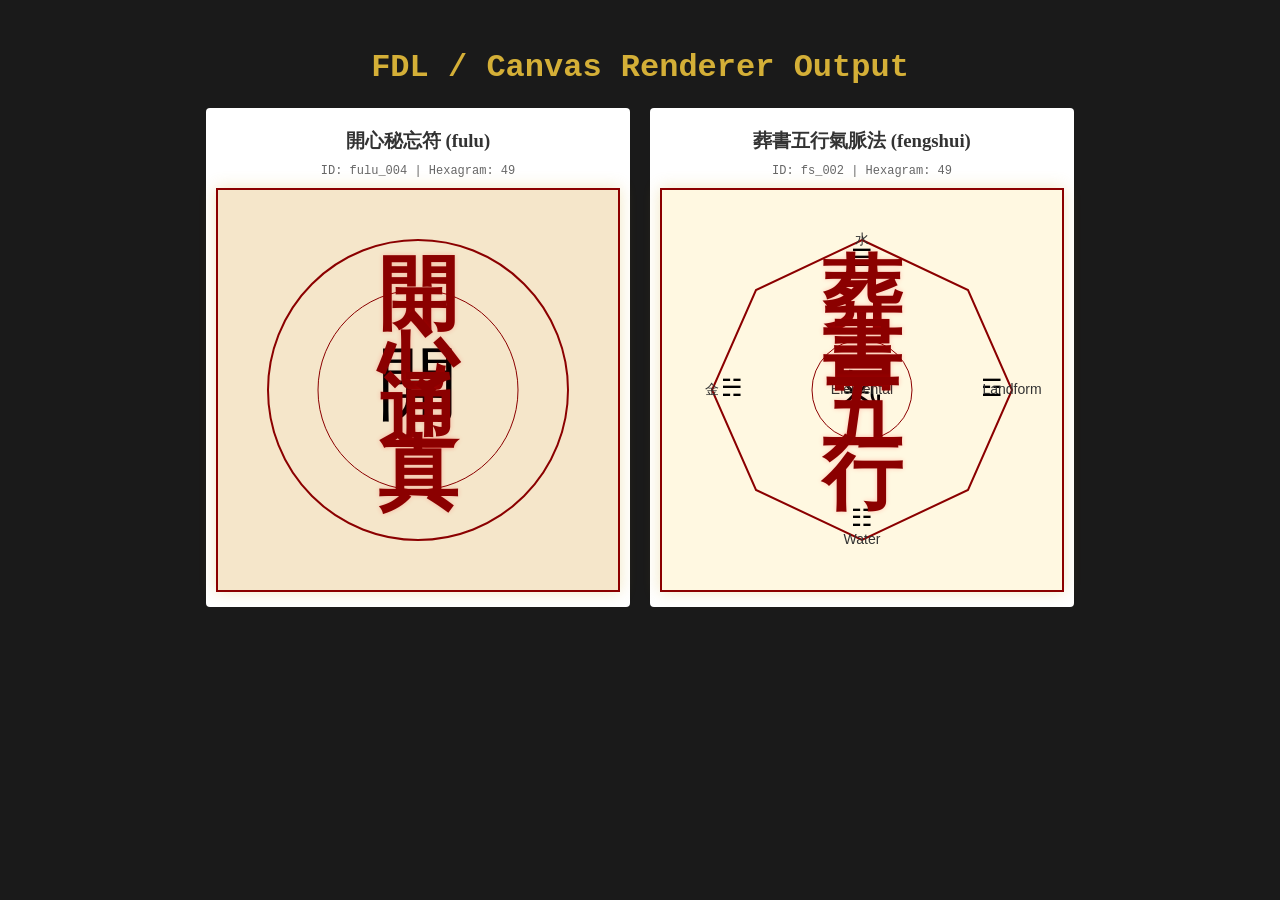
<file: test.html>
<!DOCTYPE html>
<html lang="en">
<head>
    <meta charset="UTF-8">
    <meta name="viewport" content="width=device-width, initial-scale=1.0">
    <title>Daoist Fulu Renderer (Canvas)</title>
    <style>
        body {
            background-color: #1a1a1a;
            color: #d4af37;
            font-family: 'Courier New', monospace;
            display: flex;
            flex-direction: column;
            align-items: center;
            padding: 20px;
        }
        .container {
            display: flex;
            gap: 20px;
            flex-wrap: wrap;
            justify-content: center;
        }
        .talisman-card {
            background: #fff;
            padding: 10px;
            border-radius: 4px;
            text-align: center;
        }
        canvas {
            border: 2px solid #8B0000;
            background-color: #F5E6CA; /* Rice paper color */
            box-shadow: 0 0 15px rgba(212, 175, 55, 0.3);
        }
        h3 {
            color: #333;
            margin: 10px 0;
            font-family: "Kaiti", "STKaiti", serif; 
        }
        .meta {
            font-size: 12px;
            color: #666;
            margin-bottom: 10px;
        }
    </style>
</head>
<body>

    <h1>FDL / Canvas Renderer Output</h1>
    <div class="container" id="canvasContainer"></div>

<script>
/**
 * RAW DATA FROM YOUR XHRPOST
 */
const API_RESPONSE_DATA = {
    "fuluContentList": [
        {
            "id": "fulu_004",
            "remedyType": "fulu",
            "talismanNameZh": "開心秘忘符",
            "hexagramNumber": 49,
            "type": "character_composite",
            "sigilInstructions": [
                { "type": "circle", "cx": 200, "cy": 200, "r": 150, "width": 2 },
                { "type": "circle", "cx": 200, "cy": 200, "r": 100, "width": 1 },
                { "type": "text", "text": "開", "x": 200, "y": 200, "size": 80, "quadrant": "center" }
            ],
            "layoutInstructions": {
                "labels": [
                    { "text": "開", "position": "center", "y": 110, "size": 80, "isSeal": true },
                    { "text": "心", "position": "center", "y": 170, "size": 80, "isSeal": true },
                    { "text": "通", "position": "center", "y": 230, "size": 80, "isSeal": true },
                    { "text": "真", "position": "center", "y": 290, "size": 80, "isSeal": true }
                ]
            }
        },
        {
            "id": "fs_002",
            "remedyType": "fengshui",
            "talismanNameZh": "葬書五行氣脈法",
            "hexagramNumber": 49,
            "type": "qi_retention",
            "sigilInstructions": [
                { 
                    "type": "polygon", "width": 2, 
                    "points": [[200, 50], [306, 100], [350, 200], [306, 300], [200, 350], [94, 300], [50, 200], [94, 100]] 
                },
                { "type": "circle", "cx": 200, "cy": 200, "r": 50, "width": 1 },
                { "type": "text", "text": "氣", "x": 200, "y": 200, "size": 40, "quadrant": "center" },
                { "type": "text", "text": "☰", "x": 200, "y": 70, "size": 24, "quadrant": "top" },
                { "type": "text", "text": "☷", "x": 200, "y": 330, "size": 24, "quadrant": "bottom" },
                { "type": "text", "text": "☵", "x": 70, "y": 200, "size": 24, "quadrant": "left" },
                { "type": "text", "text": "☲", "x": 330, "y": 200, "size": 24, "quadrant": "right" }
            ],
            "layoutInstructions": {
                "labels": [
                    { "text": "Landform", "position": "right", "element": "wood" },
                    { "text": "Water", "position": "bottom", "element": "fire" },
                    { "text": "Elemental", "position": "center", "element": "earth" },
                    { "text": "金", "position": "left", "element": "metal" },
                    { "text": "水", "position": "top", "element": "water" },
                    { "text": "葬", "position": "center", "y": 110, "size": 80, "isSeal": true },
                    { "text": "書", "position": "center", "y": 170, "size": 80, "isSeal": true },
                    { "text": "五", "position": "center", "y": 230, "size": 80, "isSeal": true },
                    { "text": "行", "position": "center", "y": 290, "size": 80, "isSeal": true }
                ]
            }
        }
    ]
};

/**
 * CANVAS RENDERER LOGIC
 */
class DaoistRenderer {
    constructor(containerId) {
        this.container = document.getElementById(containerId);
        // Logical coordinate system is 0-400 based on the input data
        this.logicalSize = 400; 
        this.displaySize = 400;
        this.scale = this.displaySize / this.logicalSize;
    }

    renderAll(dataList) {
        dataList.forEach(item => this.createCard(item));
    }

    createCard(item) {
        const wrapper = document.createElement('div');
        wrapper.className = 'talisman-card';

        const title = document.createElement('h3');
        title.innerText = `${item.talismanNameZh} (${item.remedyType})`;
        
        const meta = document.createElement('div');
        meta.className = 'meta';
        meta.innerText = `ID: ${item.id} | Hexagram: ${item.hexagramNumber}`;

        const canvas = document.createElement('canvas');
        canvas.width = this.displaySize;
        canvas.height = this.displaySize;
        
        wrapper.appendChild(title);
        wrapper.appendChild(meta);
        wrapper.appendChild(canvas);
        this.container.appendChild(wrapper);

        this.drawOnCanvas(canvas, item);
    }

    drawOnCanvas(canvas, item) {
        const ctx = canvas.getContext('2d');
        
        // 1. Background (Paper Texture)
        ctx.fillStyle = item.remedyType === 'fulu' ? '#F5E6CA' : '#FFF8E1';
        ctx.fillRect(0, 0, canvas.width, canvas.height);

        // 2. Set Drawing Defaults
        ctx.strokeStyle = '#8B0000'; // Cinnabar
        ctx.fillStyle = '#8B0000';
        ctx.lineWidth = 2;
        ctx.textAlign = 'center';
        ctx.textBaseline = 'middle';

        // 3. Render Geometry (Sigil Instructions)
        if (item.sigilInstructions) {
            item.sigilInstructions.forEach(cmd => {
                this.executeCommand(ctx, cmd);
            });
        }

        // 4. Render Labels/Seals (Layout Instructions)
        if (item.layoutInstructions && item.layoutInstructions.labels) {
            // Filter: In the user data, sometimes seal chars in layout instructions
            // overlap with geometry. We render them carefully.
            item.layoutInstructions.labels.forEach(label => {
                this.drawLabel(ctx, label);
            });
        }
    }

    executeCommand(ctx, cmd) {
        ctx.beginPath();
        
        // Handle Colors
        const color = cmd.color || (cmd.type === 'text' ? '#000' : '#8B0000');
        ctx.strokeStyle = color;
        ctx.fillStyle = color;
        ctx.lineWidth = cmd.width || 2;

        switch (cmd.type) {
            case 'circle':
                ctx.arc(cmd.cx, cmd.cy, cmd.r, 0, Math.PI * 2);
                if (cmd.fill) ctx.fill();
                else ctx.stroke();
                break;

            case 'polygon':
            case 'path':
                if (cmd.points && cmd.points.length > 0) {
                    ctx.moveTo(cmd.points[0][0], cmd.points[0][1]);
                    for (let i = 1; i < cmd.points.length; i++) {
                        ctx.lineTo(cmd.points[i][0], cmd.points[i][1]);
                    }
                    ctx.closePath();
                    ctx.stroke();
                }
                break;

            case 'text':
                // Check if this text duplicates a label (simple de-dupe)
                if(cmd.text && cmd.text.length > 0) {
                    ctx.font = `${cmd.size || 20}px "Kaiti", "STKaiti", serif`;
                    ctx.fillText(cmd.text, cmd.x, cmd.y);
                }
                break;
        }
    }

    drawLabel(ctx, label) {
        // Special handling for the "Seal Characters" which are vertical
        // The data provides explicit Y coordinates for these
        
        let x = 200; // Default center X
        let y = label.y || 200; // Default center Y or explicit Y

        // Handle positional keywords if X/Y not explicit
        if (!label.y) {
            if (label.position === 'top') y = 50;
            if (label.position === 'bottom') y = 350;
            if (label.position === 'left') { x = 50; y = 200; }
            if (label.position === 'right') { x = 350; y = 200; }
        }

        ctx.save();
        
        // Seal characters (The vertical stack)
        if (label.isSeal) {
            ctx.fillStyle = '#8B0000'; // Cinnabar Red
            ctx.font = `bold ${label.size || 60}px "Kaiti", "STKaiti", serif`;
            // Add a slight glow for magical effect
            ctx.shadowColor = "rgba(255, 0, 0, 0.2)";
            ctx.shadowBlur = 5;
        } else {
            // Directional/Element labels (Black/Grey)
            ctx.fillStyle = '#333';
            ctx.font = '14px sans-serif';
        }

        ctx.fillText(label.text, x, y);
        ctx.restore();
    }
}

// Initialize and Run
const renderer = new DaoistRenderer('canvasContainer');
renderer.renderAll(API_RESPONSE_DATA.fuluContentList);

</script>
</body>
</html>
</file>
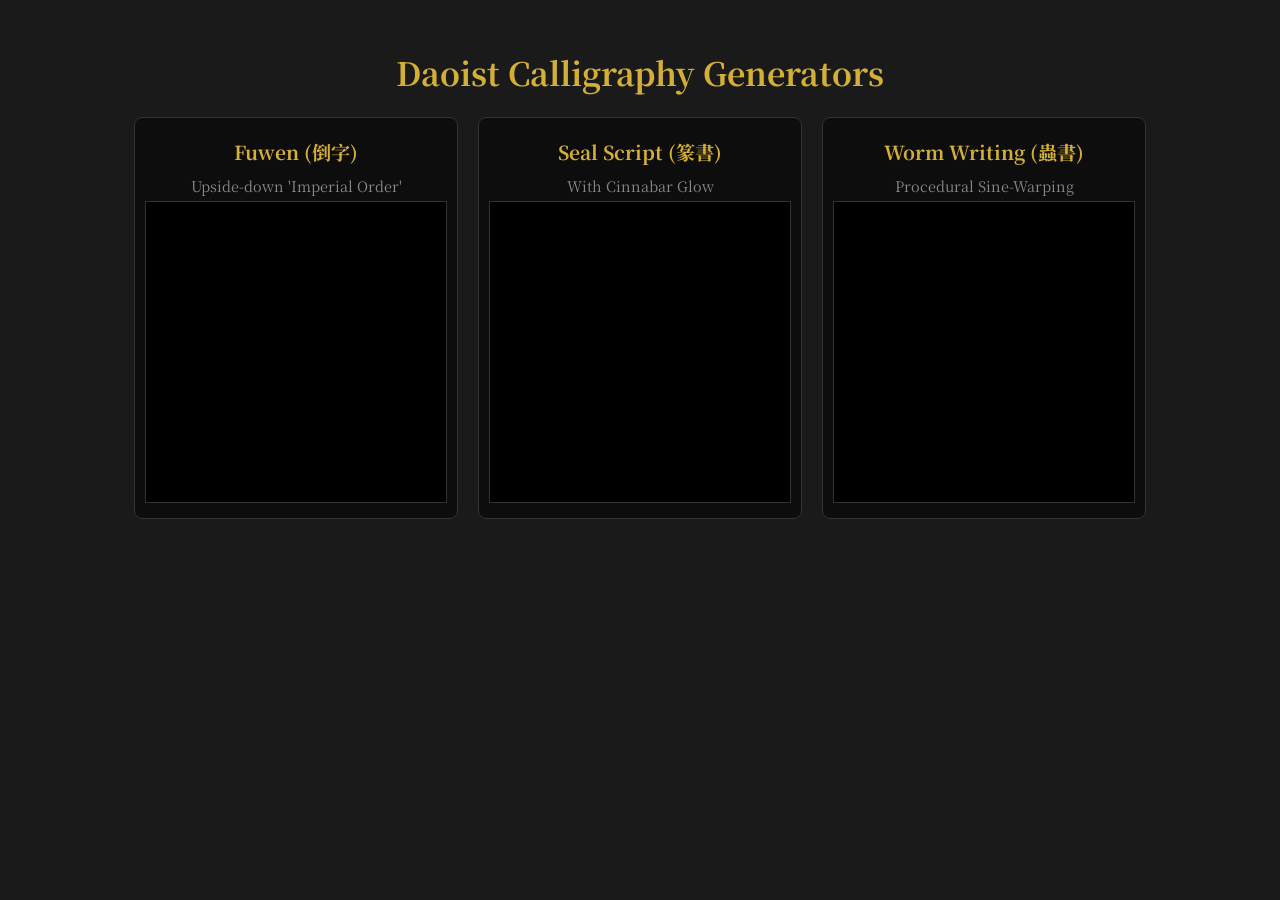
<file: test_calligraphy.html>
<!DOCTYPE html>
<html lang="en">

<head>
    <meta charset="UTF-8">
    <meta name="viewport" content="width=device-width, initial-scale=1.0">
    <title>Daoist Calligraphy Generators Test</title>
    <style>
        body {
            background: #1a1a1a;
            color: #d4af37;
            font-family: 'Noto Serif SC', serif;
            display: flex;
            flex-direction: column;
            align-items: center;
            padding: 20px;
        }

        .container {
            display: flex;
            flex-wrap: wrap;
            gap: 20px;
            justify-content: center;
        }

        .canvas-card {
            background: #0d0d0d;
            border: 1px solid #333;
            border-radius: 8px;
            padding: 10px;
            text-align: center;
        }

        canvas {
            border: 1px solid #333;
            background: #000;
        }

        h2 {
            margin: 10px 0;
            font-size: 1.2rem;
        }

        p {
            margin: 5px 0;
            color: #888;
            font-size: 0.9rem;
        }
    </style>
    <!-- Load fonts -->
    <link href="https://fonts.googleapis.com/css2?family=Noto+Serif+SC:wght@400;900&display=swap" rel="stylesheet">
</head>

<body>

    <h1>Daoist Calligraphy Generators</h1>

    <div class="container">
        <!-- 1. Fuwen (Inverted) -->
        <div class="canvas-card">
            <h2>Fuwen (倒字)</h2>
            <p>Upside-down 'Imperial Order'</p>
            <canvas id="canvas-fuwen" width="300" height="300"></canvas>
        </div>

        <!-- 2. Seal Script -->
        <div class="canvas-card">
            <h2>Seal Script (篆書)</h2>
            <p>With Cinnabar Glow</p>
            <canvas id="canvas-seal" width="300" height="300"></canvas>
        </div>

        <!-- 3. Worm Writing -->
        <div class="canvas-card">
            <h2>Worm Writing (蟲書)</h2>
            <p>Procedural Sine-Warping</p>
            <canvas id="canvas-worm" width="300" height="300"></canvas>
        </div>
    </div>

    <!-- Script loading -->
    <script src="sigil_tools.js"></script>

    <script>
        const text = "勅令"; // "Order" / "Command"
        const text2 = "道法"; // "Dao Method"

        async function runTests() {
            // 1. Fuwen
            const c1 = document.getElementById('canvas-fuwen');
            const ctx1 = c1.getContext('2d');
            SigilTools.drawFuwen(ctx1, "勅令", 150, 100, 80, '#d4af37', 'flip-vertical');
            SigilTools.drawFuwen(ctx1, "道法", 150, 220, 80, '#d4af37', 'flip-horizontal');

            // 2. Seal Script
            const c2 = document.getElementById('canvas-seal');
            const ctx2 = c2.getContext('2d');
            // Try to load font (will likely fall back in this test environment without the file)
            await SigilTools.ensureSealFontLoaded();
            SigilTools.drawSealScript(ctx2, "勅令", 150, 150, 100, '#d4af37');

            // 3. Worm Writing
            const c3 = document.getElementById('canvas-worm');
            const ctx3 = c3.getContext('2d');
            SigilTools.drawWormWriting(ctx3, "勅令", 150, 100, 90, '#d4af37', {
                amplitude: 6,
                frequency: 0.1,
                headSize: 4
            });
            SigilTools.drawWormWriting(ctx3, "雷神", 150, 220, 90, '#d4af37', {
                amplitude: 8,
                frequency: 0.15,
                headSize: 5,
                phase: Math.PI
            });
        }

        // Run after load
        window.addEventListener('load', runTests);
    </script>
</body>

</html>
</file>
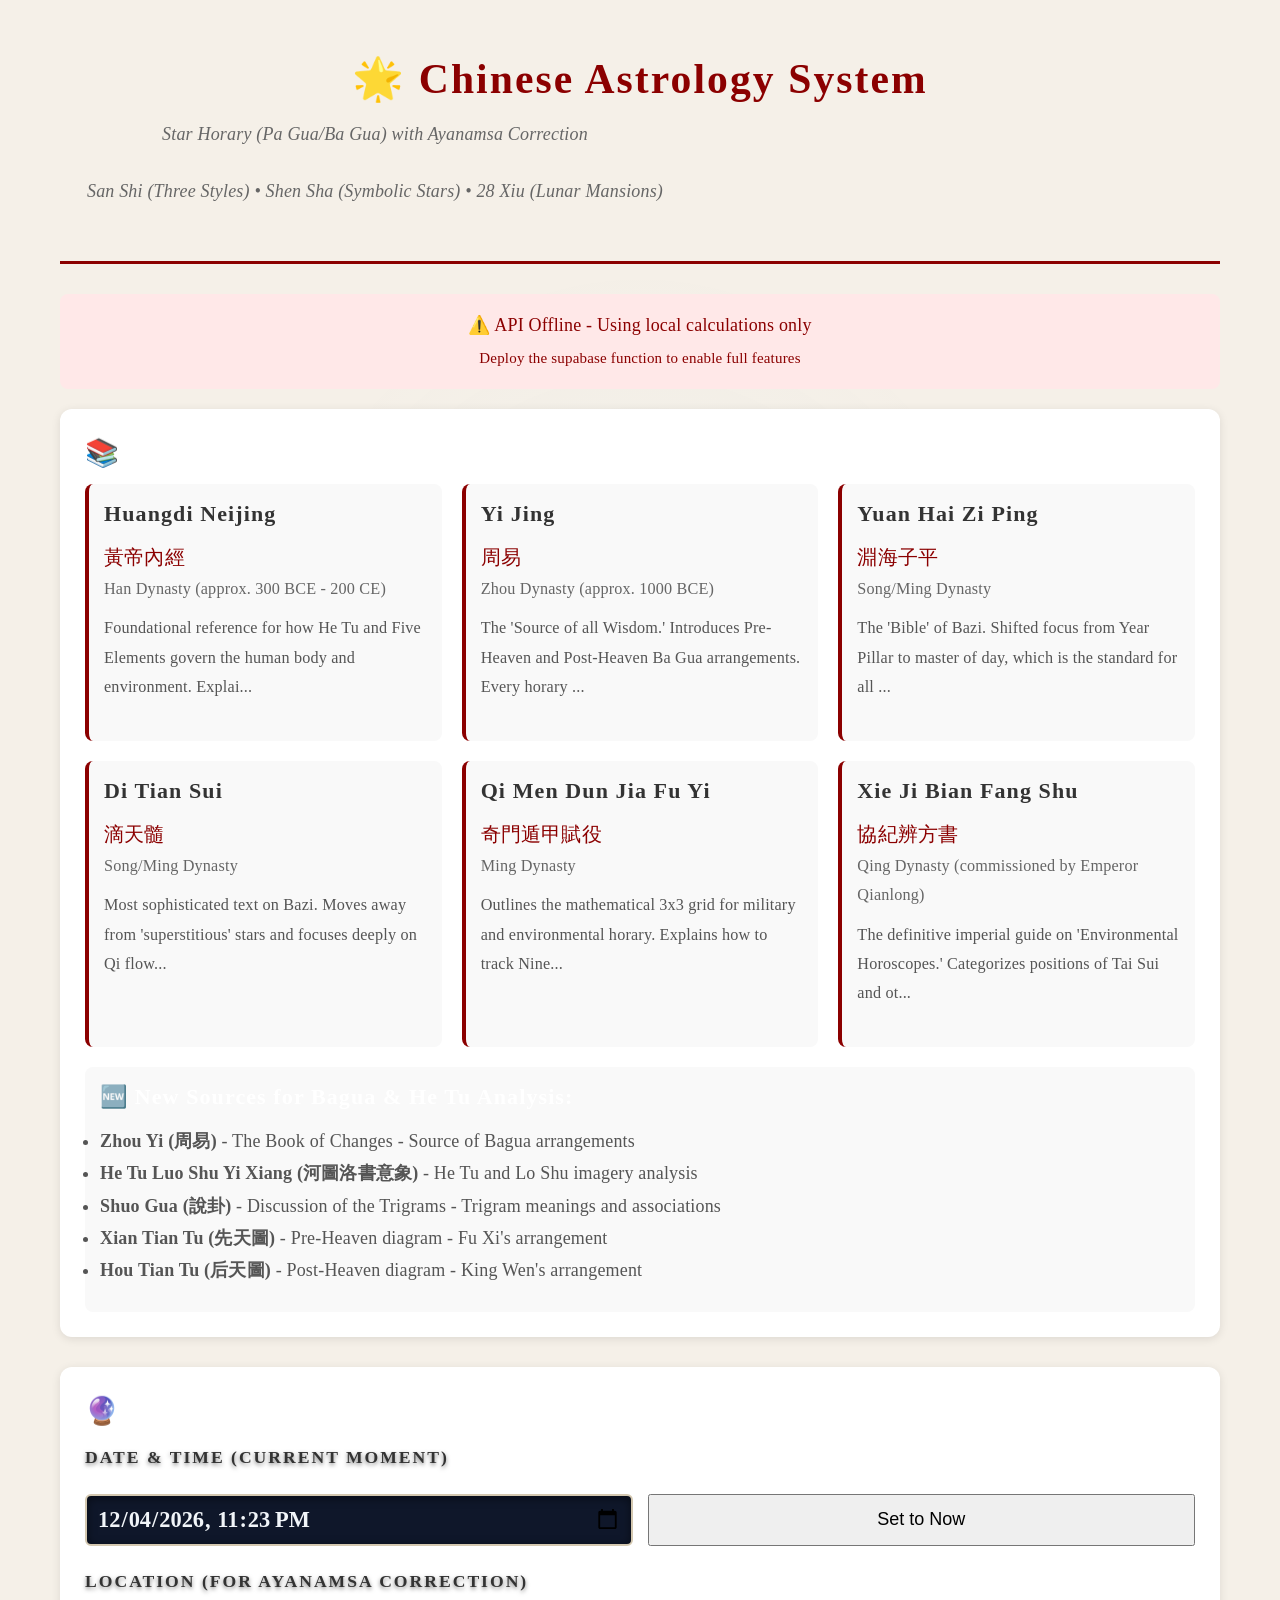
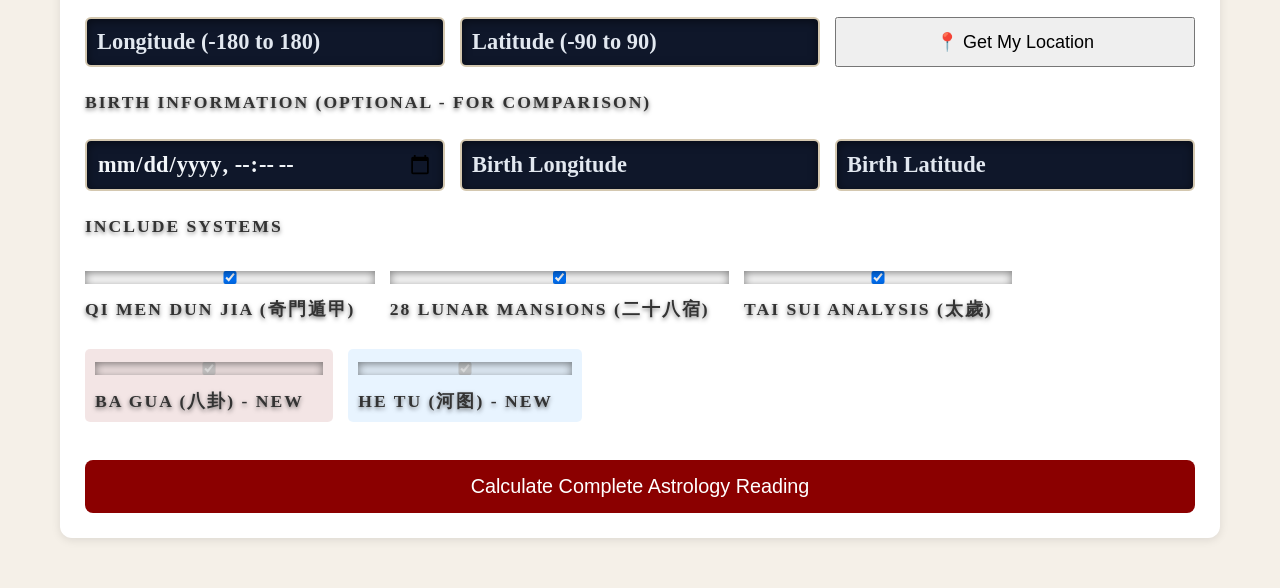
<file: test_chinese_astrology.html>
<!DOCTYPE html>
<html lang="en">
<head>
    <meta charset="UTF-8">
    <meta name="viewport" content="width=device-width, initial-scale=1.0">
    <title>Chinese Astrology Test - Star Horary & Ayanamsa</title>
    <link rel="stylesheet" href="style.css">
    <link rel="stylesheet" href="chinese-astrology.css?v=3.0.0">
    <style>
        body { 
            font-family: Georgia, serif; 
            max-width: 1200px; 
            margin: 0 auto; 
            padding: 20px; 
            background: #f5f0e8;
        }
        .header {
            text-align: center;
            padding: 30px 0;
            border-bottom: 3px solid #8B0000;
            margin-bottom: 30px;
        }
        .header h1 {
            color: #8B0000;
            margin: 0 0 10px 0;
        }
        .header p {
            color: #666;
            font-style: italic;
        }
        .test-controls {
            background: white;
            padding: 25px;
            border-radius: 12px;
            margin-bottom: 30px;
            box-shadow: 0 2px 10px rgba(0,0,0,0.1);
        }
        .control-group {
            margin-bottom: 20px;
        }
        .control-group label {
            display: block;
            margin-bottom: 8px;
            font-weight: bold;
            color: #333;
        }
        .control-row {
            display: grid;
            grid-template-columns: repeat(auto-fit, minmax(200px, 1fr));
            gap: 15px;
        }
        input, select {
            padding: 10px;
            border: 2px solid #d4c8b0;
            border-radius: 6px;
            font-family: inherit;
        }
        input:focus, select:focus {
            outline: none;
            border-color: #8B0000;
        }
        .checkbox-group {
            display: flex;
            flex-wrap: wrap;
            gap: 15px;
        }
        .checkbox-item {
            display: flex;
            align-items: center;
            gap: 8px;
        }
        .btn-calculate {
            background: #8B0000;
            color: white;
            border: none;
            padding: 15px 40px;
            font-size: 1.1em;
            border-radius: 8px;
            cursor: pointer;
            width: 100%;
            margin-top: 10px;
        }
        .btn-calculate:hover {
            background: #a00000;
        }
        .btn-calculate:disabled {
            background: #ccc;
            cursor: not-allowed;
        }
        #results {
            margin-top: 30px;
        }
        .api-status {
            text-align: center;
            padding: 15px;
            border-radius: 8px;
            margin-bottom: 20px;
        }
        .api-status.online {
            background: #e8f4e8;
            color: #2c5a2c;
        }
        .api-status.offline {
            background: #ffe8e8;
            color: #8b0000;
        }
        .literature-section {
            background: white;
            padding: 25px;
            border-radius: 12px;
            margin-bottom: 30px;
            box-shadow: 0 2px 10px rgba(0,0,0,0.1);
        }
        .literature-grid {
            display: grid;
            grid-template-columns: repeat(auto-fit, minmax(300px, 1fr));
            gap: 20px;
        }
        .literature-item {
            padding: 15px;
            background: #f9f9f9;
            border-radius: 8px;
            border-left: 4px solid #8B0000;
        }
        .literature-item h4 {
            margin: 0 0 10px 0;
            color: #333;
        }
        .literature-item .chinese {
            color: #8B0000;
            font-size: 1.1em;
        }
        .literature-item .era {
            color: #666;
            font-size: 0.9em;
        }
        pre {
            background: #f4f4f4;
            padding: 15px;
            border-radius: 6px;
            overflow-x: auto;
            font-size: 0.85em;
        }
    </style>
</head>
<body>
    <div class="header">
        <h1>🌟 Chinese Astrology System</h1>
        <p>Star Horary (Pa Gua/Ba Gua) with Ayanamsa Correction</p>
        <p><em>San Shi (Three Styles) • Shen Sha (Symbolic Stars) • 28 Xiu (Lunar Mansions)</em></p>
    </div>

    <!-- API Status -->
    <div id="apiStatus" class="api-status offline">
        Checking API connection (v2.1.0-bagua)...
    </div>

    <!-- Literature Reference -->
    <div class="literature-section">
        <h3>📚 Ancient Literature Sources</h3>
        <div class="literature-grid" id="literatureGrid">
            <!-- Populated by JS -->
        </div>
        <div style="margin-top: 20px; padding: 15px; background: #f9f9f9; border-radius: 8px;">
            <h4>🆕 New Sources for Bagua & He Tu Analysis:</h4>
            <ul style="margin: 10px 0; color: #555;">
                <li><strong>Zhou Yi (周易)</strong> - The Book of Changes - Source of Bagua arrangements</li>
                <li><strong>He Tu Luo Shu Yi Xiang (河圖洛書意象)</strong> - He Tu and Lo Shu imagery analysis</li>
                <li><strong>Shuo Gua (說卦)</strong> - Discussion of the Trigrams - Trigram meanings and associations</li>
                <li><strong>Xian Tian Tu (先天圖)</strong> - Pre-Heaven diagram - Fu Xi's arrangement</li>
                <li><strong>Hou Tian Tu (后天圖)</strong> - Post-Heaven diagram - King Wen's arrangement</li>
            </ul>
        </div>
    </div>

    <!-- Test Controls -->
    <div class="test-controls">
        <h3>🔮 Astrology Calculator</h3>
        
        <div class="control-group">
            <label>Date & Time (Current Moment)</label>
            <div class="control-row">
                <input type="datetime-local" id="momentDate" value="">
                <button type="button" onclick="setNow()" style="padding: 10px 20px;">Set to Now</button>
            </div>
        </div>

        <div class="control-group">
            <label>Location (for Ayanamsa Correction)</label>
            <div class="control-row">
                <input type="number" id="longitude" placeholder="Longitude (-180 to 180)" step="0.0001">
                <input type="number" id="latitude" placeholder="Latitude (-90 to 90)" step="0.0001">
                <button type="button" onclick="getLocation()" style="padding: 10px 20px;">📍 Get My Location</button>
            </div>
        </div>

        <div class="control-group">
            <label>Birth Information (Optional - for Comparison)</label>
            <div class="control-row">
                <input type="datetime-local" id="birthDate" placeholder="Birth Date">
                <input type="number" id="birthLongitude" placeholder="Birth Longitude" step="0.0001">
                <input type="number" id="birthLatitude" placeholder="Birth Latitude" step="0.0001">
            </div>
        </div>

        <div class="control-group">
            <label>Include Systems</label>
            <div class="checkbox-group">
                <label class="checkbox-item">
                    <input type="checkbox" id="includeQiMen" checked>
                    <span>Qi Men Dun Jia (奇門遁甲)</span>
                </label>
                <label class="checkbox-item">
                    <input type="checkbox" id="includeLunar" checked>
                    <span>28 Lunar Mansions (二十八宿)</span>
                </label>
                <label class="checkbox-item">
                    <input type="checkbox" id="includeTaiSui" checked>
                    <span>Tai Sui Analysis (太歲)</span>
                </label>
                <label class="checkbox-item" style="background: rgba(139,0,0,0.1); padding: 5px 10px; border-radius: 5px;">
                    <input type="checkbox" checked disabled>
                    <span><strong>Ba Gua (八卦) - NEW</strong></span>
                </label>
                <label class="checkbox-item" style="background: rgba(30,144,255,0.1); padding: 5px 10px; border-radius: 5px;">
                    <input type="checkbox" checked disabled>
                    <span><strong>He Tu (河图) - NEW</strong></span>
                </label>
            </div>
        </div>

        <button class="btn-calculate" onclick="calculateAstrology()">
            Calculate Complete Astrology Reading
        </button>
    </div>

    <!-- Results -->
    <div id="results"></div>

    <!-- Raw JSON Output -->
    <div id="rawOutput" style="margin-top: 30px; display: none;">
        <h3>📄 Raw API Response</h3>
        <pre id="rawJson"></pre>
    </div>

    <!-- Scripts -->
    <script src="data.js"></script>
    <script src="chinese_metaphysics_literature.js"></script>
    <script src="chinese-astrology-client.js?v=3.0.0"></script>
    
    <script>
        // Initialize
        document.addEventListener('DOMContentLoaded', function() {
            setNow();
            displayLiterature();
            checkAPI();
        });

        function setNow() {
            const now = new Date();
            now.setMinutes(now.getMinutes() - now.getTimezoneOffset());
            document.getElementById('momentDate').value = now.toISOString().slice(0, 16);
        }

        function getLocation() {
            if (!navigator.geolocation) {
                alert('Geolocation is not supported by your browser');
                return;
            }

            navigator.geolocation.getCurrentPosition(
                position => {
                    document.getElementById('longitude').value = position.coords.longitude.toFixed(4);
                    document.getElementById('latitude').value = position.coords.latitude.toFixed(4);
                    alert(`Location acquired:\nLongitude: ${position.coords.longitude.toFixed(4)}\nLatitude: ${position.coords.latitude.toFixed(4)}`);
                },
                error => {
                    alert('Error getting location: ' + error.message);
                },
                { enableHighAccuracy: true }
            );
        }

        function displayLiterature() {
            const container = document.getElementById('literatureGrid');
            const refs = CHINESE_METAPHYSICS_LITERATURE.ancientReferences.slice(0, 6);
            
            container.innerHTML = refs.map(ref => `
                <div class="literature-item">
                    <h4>${ref.title.en}</h4>
                    <div class="chinese">${ref.title.zh}</div>
                    <div class="era">${ref.era}</div>
                    <p style="margin-top: 10px; font-size: 0.9em; color: #555;">
                        ${ref.significance.substring(0, 100)}...
                    </p>
                </div>
            `).join('');
        }

        async function checkAPI() {
            const statusDiv = document.getElementById('apiStatus');
            try {
                // Try a simple calculation
                const response = await fetch(CHINESE_ASTROLOGY_API.baseUrl, {
                    method: 'POST',
                    headers: { 'Content-Type': 'application/json' },
                    body: JSON.stringify({
                        date: new Date().toISOString(),
                        includeQiMen: false,
                        includeTaiSui: false
                    })
                });
                
                if (response.ok) {
                    statusDiv.className = 'api-status online';
                    statusDiv.innerHTML = '✅ API Online - Ready for calculations';
                } else {
                    throw new Error('API returned error');
                }
            } catch (e) {
                statusDiv.className = 'api-status offline';
                statusDiv.innerHTML = '⚠️ API Offline - Using local calculations only<br><small>Deploy the supabase function to enable full features</small>';
            }
        }

        async function calculateAstrology() {
            const btn = document.querySelector('.btn-calculate');
            const resultsDiv = document.getElementById('results');
            
            btn.disabled = true;
            btn.textContent = 'Calculating...';
            resultsDiv.innerHTML = '<div class="astrology-loading">Consulting the celestial authorities...</div>';
            
            try {
                // Build request parameters
                const params = {
                    date: new Date(document.getElementById('momentDate').value).toISOString(),
                    includeQiMen: document.getElementById('includeQiMen').checked,
                    includeLunar: document.getElementById('includeLunar').checked,
                    includeTaiSui: document.getElementById('includeTaiSui').checked
                };
                
                // Add location if provided
                const lon = parseFloat(document.getElementById('longitude').value);
                const lat = parseFloat(document.getElementById('latitude').value);
                if (!isNaN(lon) && !isNaN(lat)) {
                    params.location = { longitude: lon, latitude: lat };
                }
                
                // Add birth info if provided
                const birthDateVal = document.getElementById('birthDate').value;
                if (birthDateVal) {
                    params.birthDate = new Date(birthDateVal).toISOString();
                    
                    const birthLon = parseFloat(document.getElementById('birthLongitude').value);
                    const birthLat = parseFloat(document.getElementById('birthLatitude').value);
                    if (!isNaN(birthLon) && !isNaN(birthLat)) {
                        params.birthLocation = { longitude: birthLon, latitude: birthLat };
                    }
                }
                
                // Call API
                const data = await CHINESE_ASTROLOGY_API.calculate(params);
                
                // Render results
                ChineseAstrologyDisplay.render(data, resultsDiv);
                
                // Show raw JSON
                document.getElementById('rawJson').textContent = JSON.stringify(data, null, 2);
                document.getElementById('rawOutput').style.display = 'block';
                
            } catch (error) {
                resultsDiv.innerHTML = `
                    <div class="astrology-error">
                        <p>Error: ${error.message}</p>
                        <p style="font-size: 0.9em; margin-top: 10px;">
                            Make sure the Supabase function is deployed:<br>
                            <code>supabase functions deploy chinese-astrology</code>
                        </p>
                    </div>
                `;
            } finally {
                btn.disabled = false;
                btn.textContent = 'Calculate Complete Astrology Reading';
            }
        }
    </script>
</body>
</html>
</file>
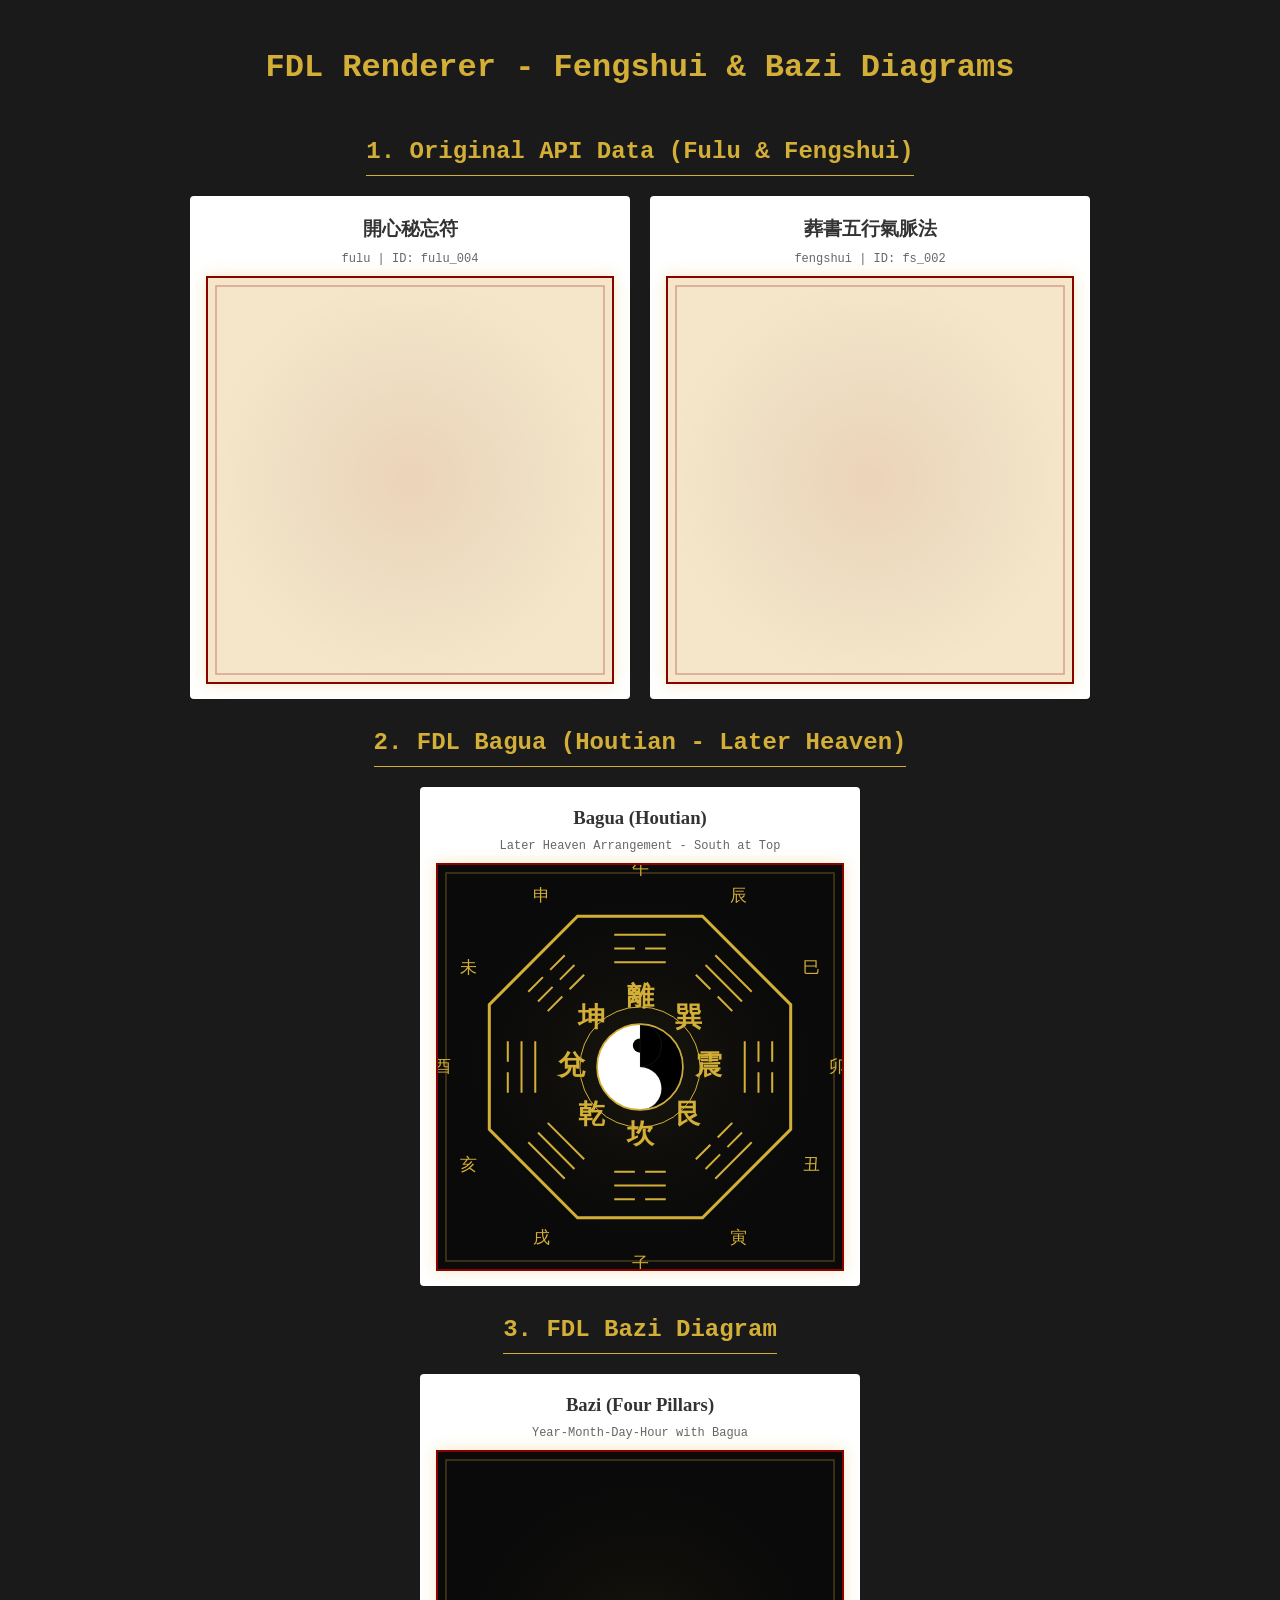
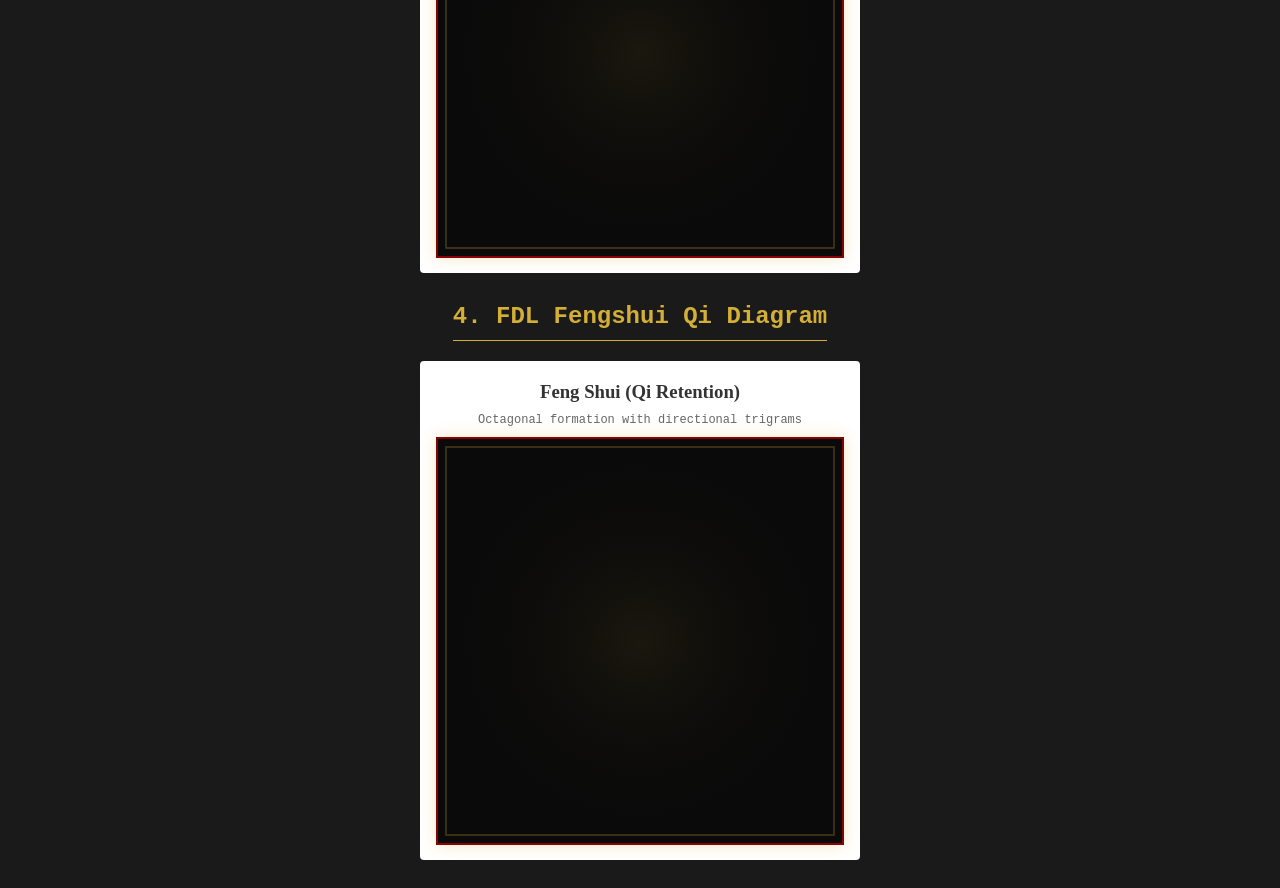
<file: test_fdl_complete.html>
<!DOCTYPE html>
<html lang="en">
<head>
    <meta charset="UTF-8">
    <meta name="viewport" content="width=device-width, initial-scale=1.0">
    <title>FDL Canvas Renderer - Fengshui & Bagua Tests</title>
    <style>
        body {
            background-color: #1a1a1a;
            color: #d4af37;
            font-family: 'Courier New', monospace;
            display: flex;
            flex-direction: column;
            align-items: center;
            padding: 20px;
        }
        .container {
            display: flex;
            gap: 20px;
            flex-wrap: wrap;
            justify-content: center;
        }
        .talisman-card {
            background: #fff;
            padding: 10px;
            border-radius: 4px;
            text-align: center;
            min-width: 420px;
        }
        canvas {
            border: 2px solid #8B0000;
            background-color: #F5E6CA;
            box-shadow: 0 0 15px rgba(212, 175, 55, 0.3);
        }
        h3 {
            color: #333;
            margin: 10px 0;
            font-family: "Kaiti", "STKaiti", "Noto Serif SC", serif;
        }
        .meta {
            font-size: 12px;
            color: #666;
            margin-bottom: 10px;
        }
        h2 {
            color: #d4af37;
            margin-top: 30px;
            border-bottom: 1px solid #d4af37;
            padding-bottom: 10px;
        }
    </style>
</head>
<body>
    <h1>FDL Renderer - Fengshui & Bazi Diagrams</h1>
    
    <h2>1. Original API Data (Fulu & Fengshui)</h2>
    <div class="container" id="container1"></div>
    
    <h2>2. FDL Bagua (Houtian - Later Heaven)</h2>
    <div class="container" id="container2"></div>
    
    <h2>3. FDL Bazi Diagram</h2>
    <div class="container" id="container3"></div>
    
    <h2>4. FDL Fengshui Qi Diagram</h2>
    <div class="container" id="container4"></div>

<script src="sigil_tools.js"></script>
<script>
/**
 * TEST DATA
 */

// 1. Original API Data
const API_DATA = {
    "fuluContentList": [
        {
            "id": "fulu_004",
            "remedyType": "fulu",
            "talismanNameZh": "開心秘忘符",
            "hexagramNumber": 49,
            "type": "character_composite",
            "sigilInstructions": [
                { "type": "circle", "cx": 200, "cy": 200, "r": 150, "width": 2 },
                { "type": "circle", "cx": 200, "cy": 200, "r": 100, "width": 1 }
            ],
            "layoutInstructions": {
                "labels": [
                    { "text": "開", "position": "center", "y": 110, "size": 80, "isSeal": true },
                    { "text": "心", "position": "center", "y": 170, "size": 80, "isSeal": true },
                    { "text": "通", "position": "center", "y": 230, "size": 80, "isSeal": true },
                    { "text": "真", "position": "center", "y": 290, "size": 80, "isSeal": true }
                ]
            }
        },
        {
            "id": "fs_002",
            "remedyType": "fengshui",
            "talismanNameZh": "葬書五行氣脈法",
            "hexagramNumber": 49,
            "type": "qi_retention",
            "sigilInstructions": [
                { 
                    "type": "polygon", "width": 2, 
                    "points": [[200, 50], [306, 100], [350, 200], [306, 300], [200, 350], [94, 300], [50, 200], [94, 100]] 
                },
                { "type": "circle", "cx": 200, "cy": 200, "r": 50, "width": 1 },
                { "type": "text", "text": "氣", "x": 200, "y": 200, "size": 40, "quadrant": "center" },
                { "type": "text", "text": "☰", "x": 200, "y": 70, "size": 24, "quadrant": "top" },
                { "type": "text", "text": "☷", "x": 200, "y": 330, "size": 24, "quadrant": "bottom" },
                { "type": "text", "text": "☵", "x": 70, "y": 200, "size": 24, "quadrant": "left" },
                { "type": "text", "text": "☲", "x": 330, "y": 200, "size": 24, "quadrant": "right" }
            ],
            "layoutInstructions": {
                "labels": [
                    { "text": "葬", "position": "center", "y": 110, "size": 80, "isSeal": true },
                    { "text": "書", "position": "center", "y": 170, "size": 80, "isSeal": true },
                    { "text": "五", "position": "center", "y": 230, "size": 80, "isSeal": true },
                    { "text": "行", "position": "center", "y": 290, "size": 80, "isSeal": true }
                ]
            }
        }
    ]
};

// 2. FDL Bagua Example
const FDL_BAGUA = {
    "layers": [
        {
            "commands": [
                { "type": "bagua", "x": 200, "y": 200, "size": 280, "style": { "color": "8B0000" } }
            ]
        }
    ]
};

// 3. FDL Bazi Example
const FDL_BAZI = {
    "layers": [
        {
            "commands": [
                { 
                    "type": "bazi", 
                    "x": 200, 
                    "y": 200, 
                    "size": 320,
                    "pillars": {
                        "year": { "stem": "甲", "branch": "子", "element": "wood" },
                        "month": { "stem": "乙", "branch": "丑", "element": "earth" },
                        "day": { "stem": "丙", "branch": "寅", "element": "fire" },
                        "hour": { "stem": "丁", "branch": "卯", "element": "wood" }
                    }
                }
            ]
        }
    ]
};

// 4. FDL Fengshui Example
const FDL_FENGSHUI = {
    "layers": [
        {
            "commands": [
                { 
                    "type": "fengshui", 
                    "x": 200, 
                    "y": 200, 
                    "size": 300,
                    "config": {
                        "centerChar": "氣"
                    }
                }
            ]
        }
    ]
};

/**
 * HELPER FUNCTIONS
 */
function createCard(container, title, subtitle) {
    const wrapper = document.createElement('div');
    wrapper.className = 'talisman-card';

    const h3 = document.createElement('h3');
    h3.innerText = title;
    
    const meta = document.createElement('div');
    meta.className = 'meta';
    meta.innerText = subtitle;

    const canvas = document.createElement('canvas');
    canvas.width = 400;
    canvas.height = 400;
    
    wrapper.appendChild(h3);
    wrapper.appendChild(meta);
    wrapper.appendChild(canvas);
    container.appendChild(wrapper);
    
    return canvas;
}

/**
 * RENDER TESTS
 */

// Test 1: Original API data
API_DATA.fuluContentList.forEach((item, idx) => {
    const canvas = createCard(
        document.getElementById('container1'),
        item.talismanNameZh,
        `${item.remedyType} | ID: ${item.id}`
    );
    canvas.id = `test1_${idx}`;
    
    SigilTools.draw(canvas.id, {
        fuluContent: item,
        sigilInstructions: item.sigilInstructions,
        layoutInstructions: item.layoutInstructions,
        backgroundColor: '#F5E6CA',
        strokeColor: '#8B0000'
    });
});

// Test 2: FDL Bagua
const canvas2 = createCard(
    document.getElementById('container2'),
    'Bagua (Houtian)',
    'Later Heaven Arrangement - South at Top'
);
canvas2.id = 'test2';
SigilTools.draw('test2', {
    fdl: FDL_BAGUA,
    backgroundColor: '#0a0a0a',
    strokeColor: '#d4af37'
});

// Test 3: FDL Bazi
const canvas3 = createCard(
    document.getElementById('container3'),
    'Bazi (Four Pillars)',
    'Year-Month-Day-Hour with Bagua'
);
canvas3.id = 'test3';
SigilTools.draw('test3', {
    fdl: FDL_BAZI,
    backgroundColor: '#0a0a0a',
    strokeColor: '#d4af37'
});

// Test 4: FDL Fengshui
const canvas4 = createCard(
    document.getElementById('container4'),
    'Feng Shui (Qi Retention)',
    'Octagonal formation with directional trigrams'
);
canvas4.id = 'test4';
SigilTools.draw('test4', {
    fdl: FDL_FENGSHUI,
    backgroundColor: '#0a0a0a',
    strokeColor: '#d4af37'
});

</script>
</body>
</html>
</file>
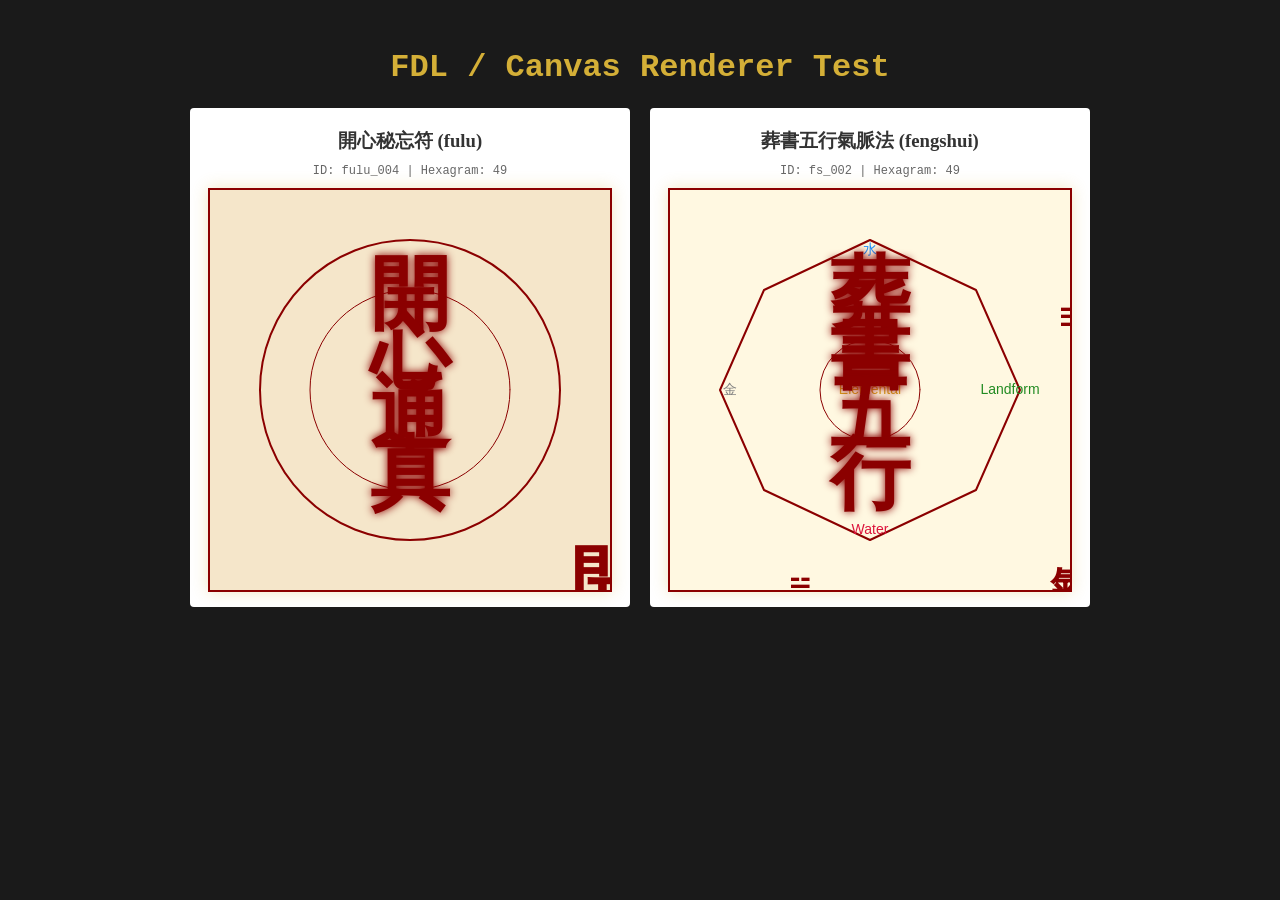
<file: test_fdl_renderer.html>
<!DOCTYPE html>
<html lang="en">
<head>
    <meta charset="UTF-8">
    <meta name="viewport" content="width=device-width, initial-scale=1.0">
    <title>FDL Canvas Renderer Test</title>
    <style>
        body {
            background-color: #1a1a1a;
            color: #d4af37;
            font-family: 'Courier New', monospace;
            display: flex;
            flex-direction: column;
            align-items: center;
            padding: 20px;
        }
        .container {
            display: flex;
            gap: 20px;
            flex-wrap: wrap;
            justify-content: center;
        }
        .talisman-card {
            background: #fff;
            padding: 10px;
            border-radius: 4px;
            text-align: center;
            min-width: 420px;
        }
        canvas {
            border: 2px solid #8B0000;
            background-color: #F5E6CA;
            box-shadow: 0 0 15px rgba(212, 175, 55, 0.3);
        }
        h3 {
            color: #333;
            margin: 10px 0;
            font-family: "Kaiti", "STKaiti", "Noto Serif SC", serif;
        }
        .meta {
            font-size: 12px;
            color: #666;
            margin-bottom: 10px;
        }
    </style>
</head>
<body>
    <h1>FDL / Canvas Renderer Test</h1>
    <div class="container" id="canvasContainer"></div>

<script>
/**
 * RAW DATA FROM YOUR XHRPOST
 */
const API_RESPONSE_DATA = {
    "fuluContentList": [
        {
            "id": "fulu_004",
            "remedyType": "fulu",
            "talismanNameZh": "開心秘忘符",
            "hexagramNumber": 49,
            "type": "character_composite",
            "sigilInstructions": [
                { "type": "circle", "cx": 200, "cy": 200, "r": 150, "width": 2 },
                { "type": "circle", "cx": 200, "cy": 200, "r": 100, "width": 1 },
                { "type": "text", "text": "開", "x": 200, "y": 200, "size": 80, "quadrant": "center" }
            ],
            "layoutInstructions": {
                "labels": [
                    { "text": "開", "position": "center", "y": 110, "size": 80, "isSeal": true },
                    { "text": "心", "position": "center", "y": 170, "size": 80, "isSeal": true },
                    { "text": "通", "position": "center", "y": 230, "size": 80, "isSeal": true },
                    { "text": "真", "position": "center", "y": 290, "size": 80, "isSeal": true }
                ]
            }
        },
        {
            "id": "fs_002",
            "remedyType": "fengshui",
            "talismanNameZh": "葬書五行氣脈法",
            "hexagramNumber": 49,
            "type": "qi_retention",
            "sigilInstructions": [
                { 
                    "type": "polygon", "width": 2, 
                    "points": [[200, 50], [306, 100], [350, 200], [306, 300], [200, 350], [94, 300], [50, 200], [94, 100]] 
                },
                { "type": "circle", "cx": 200, "cy": 200, "r": 50, "width": 1 },
                { "type": "text", "text": "氣", "x": 200, "y": 200, "size": 40, "quadrant": "center" },
                { "type": "text", "text": "☰", "x": 200, "y": 70, "size": 24, "quadrant": "top" },
                { "type": "text", "text": "☷", "x": 200, "y": 330, "size": 24, "quadrant": "bottom" },
                { "type": "text", "text": "☵", "x": 70, "y": 200, "size": 24, "quadrant": "left" },
                { "type": "text", "text": "☲", "x": 330, "y": 200, "size": 24, "quadrant": "right" }
            ],
            "layoutInstructions": {
                "labels": [
                    { "text": "Landform", "position": "right", "element": "wood" },
                    { "text": "Water", "position": "bottom", "element": "fire" },
                    { "text": "Elemental", "position": "center", "element": "earth" },
                    { "text": "金", "position": "left", "element": "metal" },
                    { "text": "水", "position": "top", "element": "water" },
                    { "text": "葬", "position": "center", "y": 110, "size": 80, "isSeal": true },
                    { "text": "書", "position": "center", "y": 170, "size": 80, "isSeal": true },
                    { "text": "五", "position": "center", "y": 230, "size": 80, "isSeal": true },
                    { "text": "行", "position": "center", "y": 290, "size": 80, "isSeal": true }
                ]
            }
        }
    ]
};

/**
 * CANVAS RENDERER LOGIC - Fixed Version
 */
class DaoistRenderer {
    constructor(containerId) {
        this.container = document.getElementById(containerId);
        this.logicalSize = 400;
        this.displaySize = 400;
        this.scale = this.displaySize / this.logicalSize;
    }

    renderAll(dataList) {
        dataList.forEach(item => this.createCard(item));
    }

    createCard(item) {
        const wrapper = document.createElement('div');
        wrapper.className = 'talisman-card';

        const title = document.createElement('h3');
        title.innerText = `${item.talismanNameZh} (${item.remedyType})`;
        
        const meta = document.createElement('div');
        meta.className = 'meta';
        meta.innerText = `ID: ${item.id} | Hexagram: ${item.hexagramNumber}`;

        const canvas = document.createElement('canvas');
        canvas.width = this.displaySize;
        canvas.height = this.displaySize;
        canvas.id = `canvas_${item.id}`;
        
        wrapper.appendChild(title);
        wrapper.appendChild(meta);
        wrapper.appendChild(canvas);
        this.container.appendChild(wrapper);

        this.drawOnCanvas(canvas, item);
    }

    drawOnCanvas(canvas, item) {
        const ctx = canvas.getContext('2d');
        const w = canvas.width;
        const h = canvas.height;
        
        // 1. Background
        ctx.fillStyle = item.remedyType === 'fulu' ? '#F5E6CA' : '#FFF8E1';
        ctx.fillRect(0, 0, w, h);

        // 2. Set Drawing Defaults
        ctx.strokeStyle = '#8B0000';
        ctx.fillStyle = '#8B0000';
        ctx.lineWidth = 2;
        ctx.lineCap = 'round';
        ctx.lineJoin = 'round';
        ctx.textAlign = 'center';
        ctx.textBaseline = 'middle';

        // Scaling functions
        const finalScale = w / 400;
        const tX = (x) => x * finalScale;
        const tY = (y) => y * finalScale;
        const tS = (s) => s * finalScale;

        // 3. Render Sigil Instructions
        if (item.sigilInstructions) {
            item.sigilInstructions.forEach(cmd => {
                this.executeCommand(ctx, cmd, tX, tY, tS);
            });
        }

        // 4. Render Layout Labels
        if (item.layoutInstructions && item.layoutInstructions.labels) {
            this.drawLabels(ctx, item.layoutInstructions.labels, tX, tY, tS);
        }
    }

    executeCommand(ctx, cmd, tX, tY, tS) {
        ctx.save();
        ctx.strokeStyle = cmd.color || '#8B0000';
        ctx.fillStyle = cmd.color || '#8B0000';
        ctx.lineWidth = tS(cmd.width || 2);

        // Get position (handle quadrant or direct x/y)
        let x = cmd.x !== undefined ? cmd.x : (cmd.cx !== undefined ? cmd.cx : 0);
        let y = cmd.y !== undefined ? cmd.y : (cmd.cy !== undefined ? cmd.cy : 0);

        if (cmd.quadrant) {
            const qPos = this.getQuadrantPos(cmd.quadrant);
            x = qPos.x + (cmd.x !== undefined ? cmd.x : 0);
            y = qPos.y + (cmd.y !== undefined ? cmd.y : 0);
        }

        ctx.beginPath();

        switch (cmd.type) {
            case 'circle':
                ctx.arc(tX(x), tY(y), tS(cmd.r || 50), 0, Math.PI * 2);
                ctx.stroke();
                break;

            case 'polygon':
                if (cmd.points && cmd.points.length >= 3) {
                    ctx.moveTo(tX(cmd.points[0][0]), tY(cmd.points[0][1]));
                    for (let i = 1; i < cmd.points.length; i++) {
                        ctx.lineTo(tX(cmd.points[i][0]), tY(cmd.points[i][1]));
                    }
                    ctx.closePath();
                    ctx.stroke();
                }
                break;

            case 'text':
                const fontSize = tS(cmd.size || 20);
                ctx.font = `900 ${fontSize}px "Noto Serif SC", "Kaiti", serif`;
                ctx.fillText(cmd.text, tX(x), tY(y));
                break;
        }

        ctx.restore();
    }

    drawLabels(ctx, labels, tX, tY, tS) {
        labels.forEach(label => {
            ctx.save();

            let x = 200;
            let y = 200;

            if (label.position) {
                const qPos = this.getQuadrantPos(label.position);
                x = qPos.x;
                y = qPos.y;
            }

            if (label.y !== undefined) {
                y = label.y;
            }

            const isSeal = label.isSeal === true;
            const size = tS(label.size || (isSeal ? 60 : 14));

            if (isSeal) {
                ctx.fillStyle = '#8B0000';
                ctx.shadowBlur = tS(8);
                ctx.shadowColor = '#8B0000';
                ctx.font = `900 ${size}px "Noto Serif SC", "Kaiti", serif`;
            } else {
                ctx.fillStyle = this.getElementColor(label.element) || '#333';
                ctx.shadowBlur = 0;
                ctx.font = `${size}px sans-serif`;
            }

            ctx.textAlign = 'center';
            ctx.textBaseline = 'middle';
            ctx.fillText(label.text, tX(x), tY(y));

            ctx.restore();
        });
    }

    getQuadrantPos(quadrant) {
        const positions = {
            'center': { x: 200, y: 200 },
            'top': { x: 200, y: 60 },
            'top-right': { x: 320, y: 80 },
            'right': { x: 340, y: 200 },
            'bottom-right': { x: 320, y: 320 },
            'bottom': { x: 200, y: 340 },
            'bottom-left': { x: 80, y: 320 },
            'left': { x: 60, y: 200 },
            'top-left': { x: 80, y: 80 }
        };
        return positions[quadrant] || { x: 200, y: 200 };
    }

    getElementColor(element) {
        const colors = {
            'wood': '#228B22',
            'fire': '#DC143C',
            'earth': '#DAA520',
            'metal': '#808080',
            'water': '#1E90FF'
        };
        return colors[element] || '#333';
    }
}

// Initialize and Run
const renderer = new DaoistRenderer('canvasContainer');
renderer.renderAll(API_RESPONSE_DATA.fuluContentList);

</script>
</body>
</html>
</file>
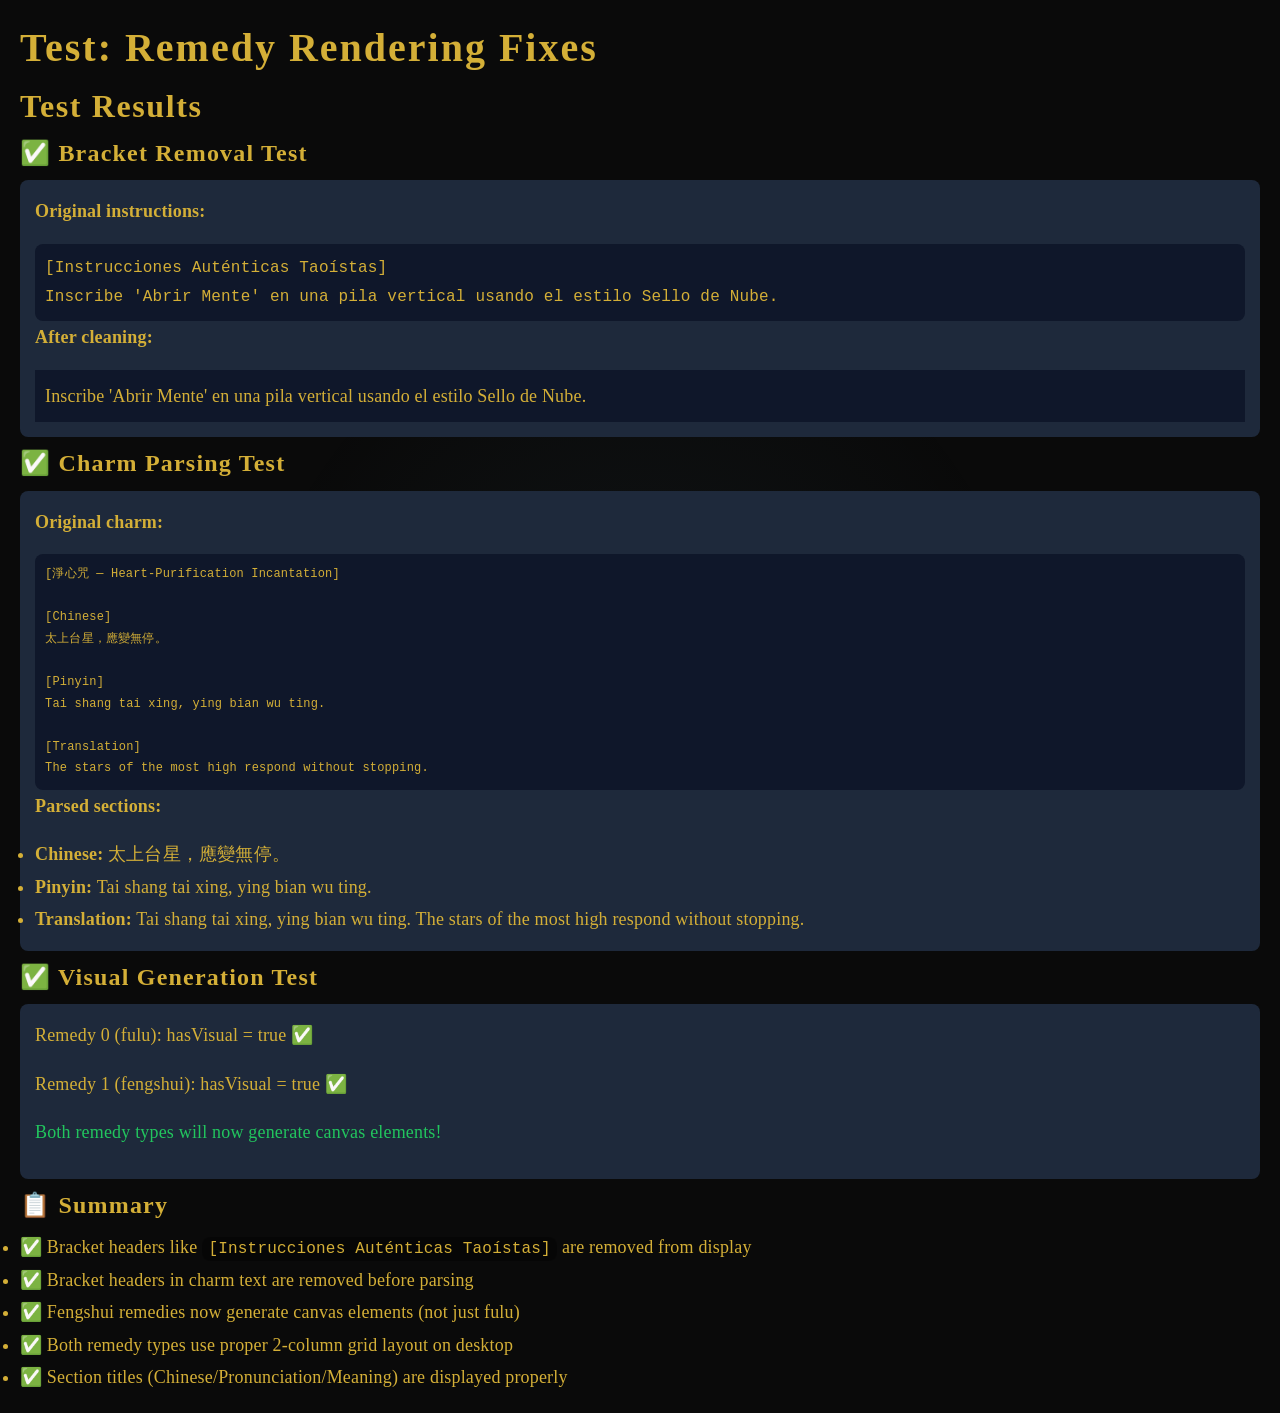
<file: test_remedy_fixes.html>
<!DOCTYPE html>
<html lang="en">
<head>
    <meta charset="UTF-8">
    <meta name="viewport" content="width=device-width, initial-scale=1.0">
    <title>Test Remedy Rendering</title>
    <link rel="stylesheet" href="style.css">
    <link rel="stylesheet" href="remedies.css">
    <link rel="stylesheet" href="responsive.css">
</head>
<body style="background: #0a0a0a; color: #d4af37; padding: 20px;">
    <h1>Test: Remedy Rendering Fixes</h1>
    
    <div id="test-results"></div>

<script>
// Test data simulating the API response
const testRemedies = {
    es: {
        remedies: [
            {
                type: 'fulu',
                name: 'Talismán para Abrir la Mente',
                nameZh: '開心秘忘符',
                pinyin: 'Kaixin Biwang Fu',
                relevance: 'Ayuda con claridad mental',
                description: 'Talisman para claridad mental.',
                instructions: `[Instrucciones Auténticas Taoístas]
Inscribe 'Abrir Mente' en una pila vertical usando el estilo Sello de Nube.`,
                charm: `[淨心咒 — Heart-Purification Incantation]

[Chinese]
太上台星，應變無停。

[Pinyin]
Tai shang tai xing, ying bian wu ting.

[Translation]
The stars of the most high respond without stopping.`,
                source: 'DZ 1016',
                verification: 'Verified'
            },
            {
                type: 'fengshui',
                name: 'Estabilización de los Meridianos del Qi',
                nameZh: '葬書五行氣脈法',
                pinyin: 'Zangshu Wuxing Qimai Fa',
                relevance: 'Armoniza el flujo de Qi',
                description: 'Método de estabilización del Qi.',
                instructions: `[Instrucciones Auténticas Taoístas]
Identifica el 'Salón Brillante' (Mingtang).`,
                charm: `[金光神咒 — Golden Light Divine Incantation]

[Chinese]
天地玄宗，萬炁本根。

[Pinyin]
Tian di xuan zong, wan qi ben gen.

[Translation]
The mysterious ancestor of heaven and earth, the root of all Qi.`,
                source: 'DZ 1019',
                verification: 'Verified'
            }
        ]
    },
    fuluContentList: [
        {
            id: 'fulu_004',
            remedyType: 'fulu',
            talismanNameZh: '開心秘忘符',
            type: 'character_composite',
            sigilInstructions: [
                { type: 'circle', cx: 200, cy: 200, r: 150, width: 2 },
                { type: 'circle', cx: 200, cy: 200, r: 100, width: 1 }
            ],
            layoutInstructions: {
                labels: [
                    { text: '開', position: 'center', y: 110, size: 80, isSeal: true },
                    { text: '心', position: 'center', y: 170, size: 80, isSeal: true },
                    { text: '通', position: 'center', y: 230, size: 80, isSeal: true },
                    { text: '真', position: 'center', y: 290, size: 80, isSeal: true }
                ]
            }
        },
        {
            id: 'fs_002',
            remedyType: 'fengshui',
            talismanNameZh: '葬書五行氣脈法',
            type: 'qi_retention',
            sigilInstructions: [
                { type: 'polygon', width: 2, points: [[200, 50], [306, 100], [350, 200], [306, 300], [200, 350], [94, 300], [50, 200], [94, 100]] },
                { type: 'circle', cx: 200, cy: 200, r: 50, width: 1 },
                { type: 'text', text: '氣', x: 200, y: 200, size: 40, quadrant: 'center' }
            ],
            layoutInstructions: {
                labels: [
                    { text: '葬', position: 'center', y: 110, size: 80, isSeal: true },
                    { text: '書', position: 'center', y: 170, size: 80, isSeal: true },
                    { text: '五', position: 'center', y: 230, size: 80, isSeal: true },
                    { text: '行', position: 'center', y: 290, size: 80, isSeal: true }
                ]
            }
        }
    ]
};

// Simplified format functions for testing
function formatMarkdownInline(text) {
    if (!text) return '';
    // Remove bracket headers like [Instrucciones Taoístas Auténticas], [Uso para tu Consulta], etc.
    let result = text.replace(/^\[[^\]]+\]\s*\n?/gm, '').trim();
    // Convert **bold** to <strong>, *italic* to <em> (order matters: bold first)
    result = result.replace(/\*\*(.+?)\*\*/g, '<strong>$1</strong>');
    result = result.replace(/(?<!\w)\*([^*]+?)\*(?!\w)/g, '<em>$1</em>');
    return result;
}

function parseCharmText(charmText) {
    const parts = {
        chinese: '',
        pinyin: '',
        translation: '',
        purpose: ''
    };

    if (!charmText) return parts;

    // Remove bracketed headers like [Instrucciones Taoístas Auténticas], [Uso para tu Consulta], etc.
    let cleanedText = charmText
        .replace(/^\[[^\]]+\]\s*\n?/gm, '')
        .replace(/\[Chinese\]\s*\n?/gi, '')
        .replace(/\[Pinyin\]\s*\n?/gi, '')
        .replace(/\[(?:Translation|Traducción|Traduzione|說明)\]\s*\n?/gi, '')
        .replace(/\[(?:Purpose|Propósito|用途|Uso)\]\s*\n?/gi, '')
        .replace(/\[Instrucciones[^\]]*\]\s*\n?/gi, '')
        .replace(/\[Uso[^\]]*\]\s*\n?/gi, '')
        .trim();

    // Try to parse sections marked with standardized headers (after cleaning)
    const chineseMatch = cleanedText.match(/^([^\n]+)(?:\n|$)/);
    const pinyinMatch = cleanedText.match(/\n([^\n]+)\n/);
    const translationMatch = cleanedText.match(/\n\n(.+)$/s);

    if (chineseMatch) parts.chinese = chineseMatch[1].trim();
    if (pinyinMatch) parts.pinyin = pinyinMatch[1].trim();
    if (translationMatch) parts.translation = translationMatch[1].trim();

    // If no structured format found, try to split by double newlines
    if (!parts.chinese && !parts.pinyin && !parts.translation) {
        const sections = cleanedText.split(/\n\n+/).filter(s => s.trim());
        if (sections.length >= 3) {
            parts.chinese = sections[0].trim();
            parts.pinyin = sections[1].trim();
            parts.translation = sections[2].trim();
        } else if (sections.length === 2) {
            parts.pinyin = sections[0].trim();
            parts.translation = sections[1].trim();
        } else {
            parts.translation = cleanedText.trim();
        }
    }

    return parts;
}

// Display test results
const container = document.getElementById('test-results');

// Test 1: Instructions without brackets
const remedy0 = testRemedies.es.remedies[0];
const instructionsClean = formatMarkdownInline(remedy0.instructions);

// Test 2: Charm parsing
const charmParsed = parseCharmText(remedy0.charm);

// Test 3: Check canvas generation
const hasVisual0 = remedy0.type === 'fulu' || remedy0.type === 'fengshui';
const hasVisual1 = testRemedies.es.remedies[1].type === 'fulu' || testRemedies.es.remedies[1].type === 'fengshui';

container.innerHTML = `
    <h2>Test Results</h2>
    
    <h3>✅ Bracket Removal Test</h3>
    <div style="background: #1e293b; padding: 15px; border-radius: 8px; margin: 10px 0;">
        <p><strong>Original instructions:</strong></p>
        <pre style="background: #0f172a; padding: 10px; overflow-x: auto;">${remedy0.instructions}</pre>
        <p><strong>After cleaning:</strong></p>
        <div style="background: #0f172a; padding: 10px;">${instructionsClean}</div>
    </div>
    
    <h3>✅ Charm Parsing Test</h3>
    <div style="background: #1e293b; padding: 15px; border-radius: 8px; margin: 10px 0;">
        <p><strong>Original charm:</strong></p>
        <pre style="background: #0f172a; padding: 10px; overflow-x: auto; font-size: 12px;">${remedy0.charm}</pre>
        <p><strong>Parsed sections:</strong></p>
        <ul>
            <li><strong>Chinese:</strong> ${charmParsed.chinese || '(none)'}</li>
            <li><strong>Pinyin:</strong> ${charmParsed.pinyin || '(none)'}</li>
            <li><strong>Translation:</strong> ${charmParsed.translation || '(none)'}</li>
        </ul>
    </div>
    
    <h3>✅ Visual Generation Test</h3>
    <div style="background: #1e293b; padding: 15px; border-radius: 8px; margin: 10px 0;">
        <p>Remedy 0 (fulu): hasVisual = ${hasVisual0} ✅</p>
        <p>Remedy 1 (fengshui): hasVisual = ${hasVisual1} ✅</p>
        <p style="color: #22c55e;">Both remedy types will now generate canvas elements!</p>
    </div>
    
    <h3>📋 Summary</h3>
    <ul style="line-height: 1.8;">
        <li>✅ Bracket headers like <code>[Instrucciones Auténticas Taoístas]</code> are removed from display</li>
        <li>✅ Bracket headers in charm text are removed before parsing</li>
        <li>✅ Fengshui remedies now generate canvas elements (not just fulu)</li>
        <li>✅ Both remedy types use proper 2-column grid layout on desktop</li>
        <li>✅ Section titles (Chinese/Pronunciation/Meaning) are displayed properly</li>
    </ul>
`;
</script>
</body>
</html>
</file>
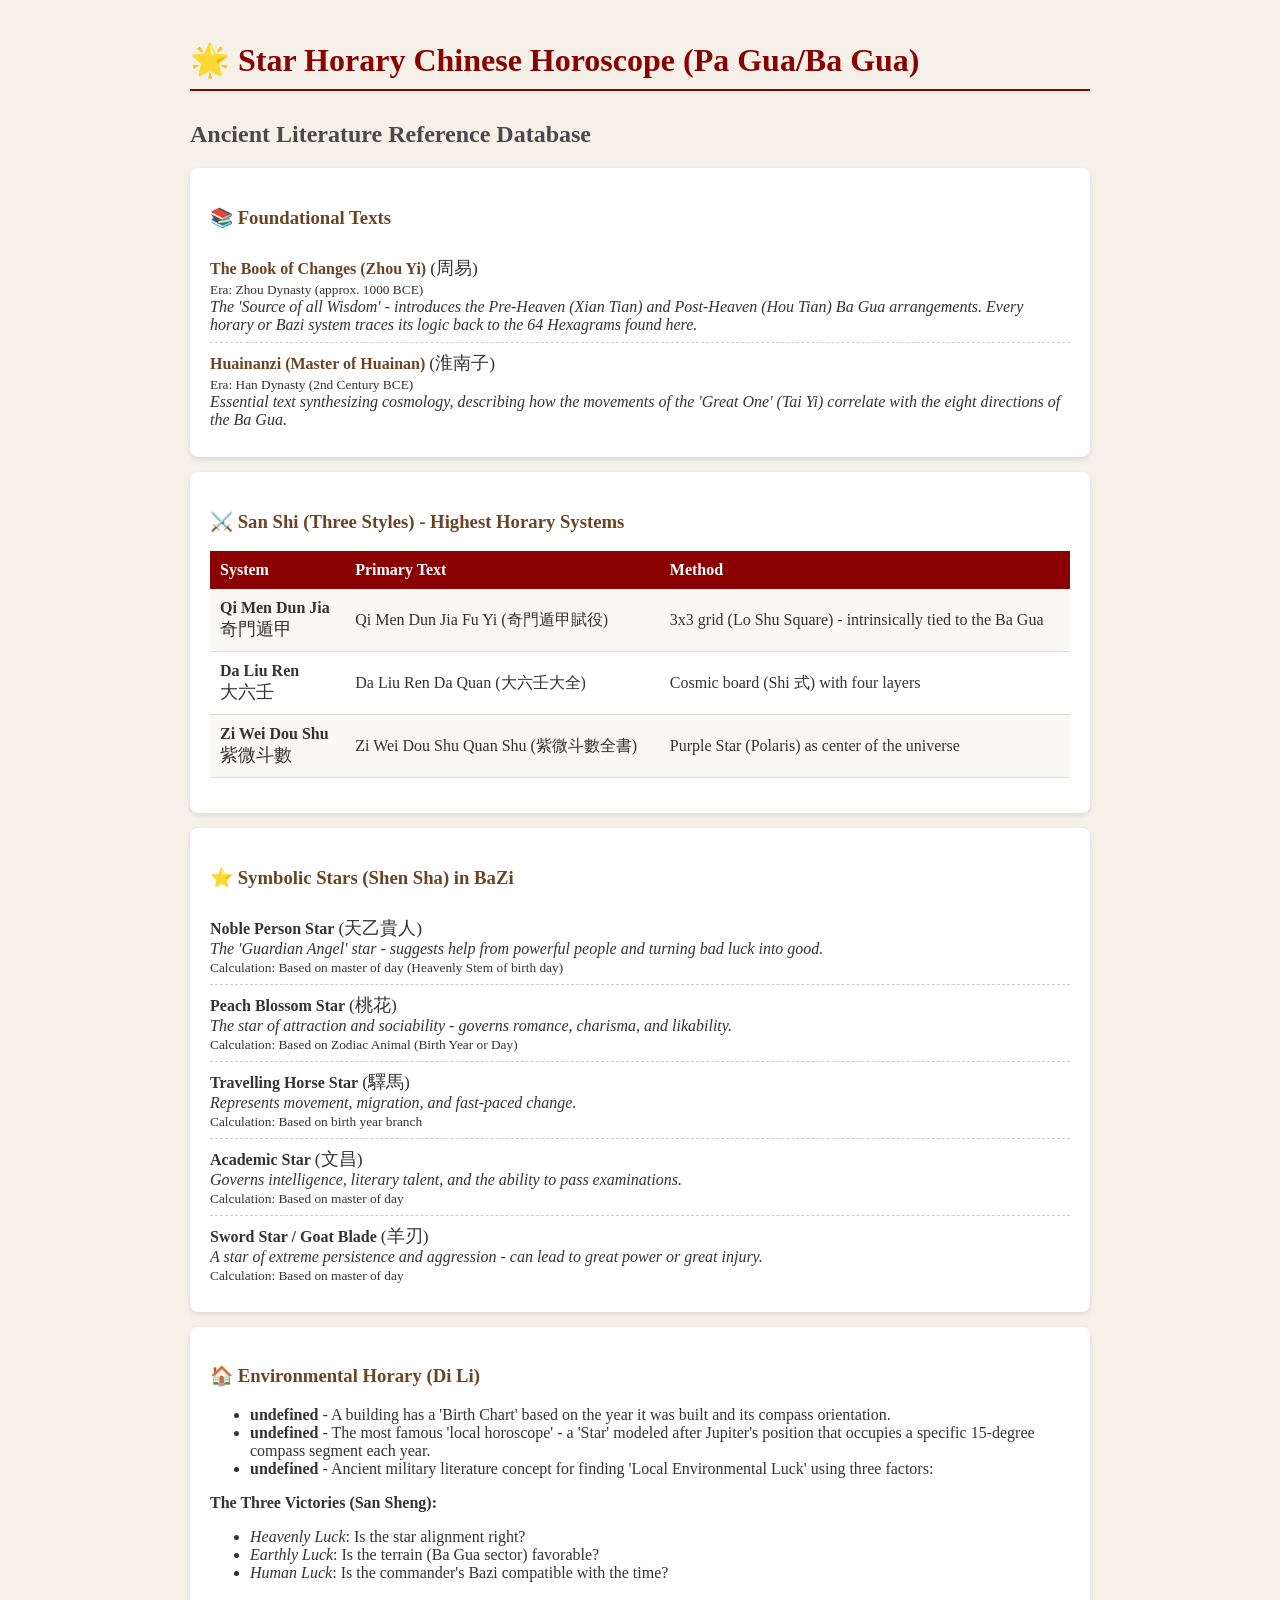
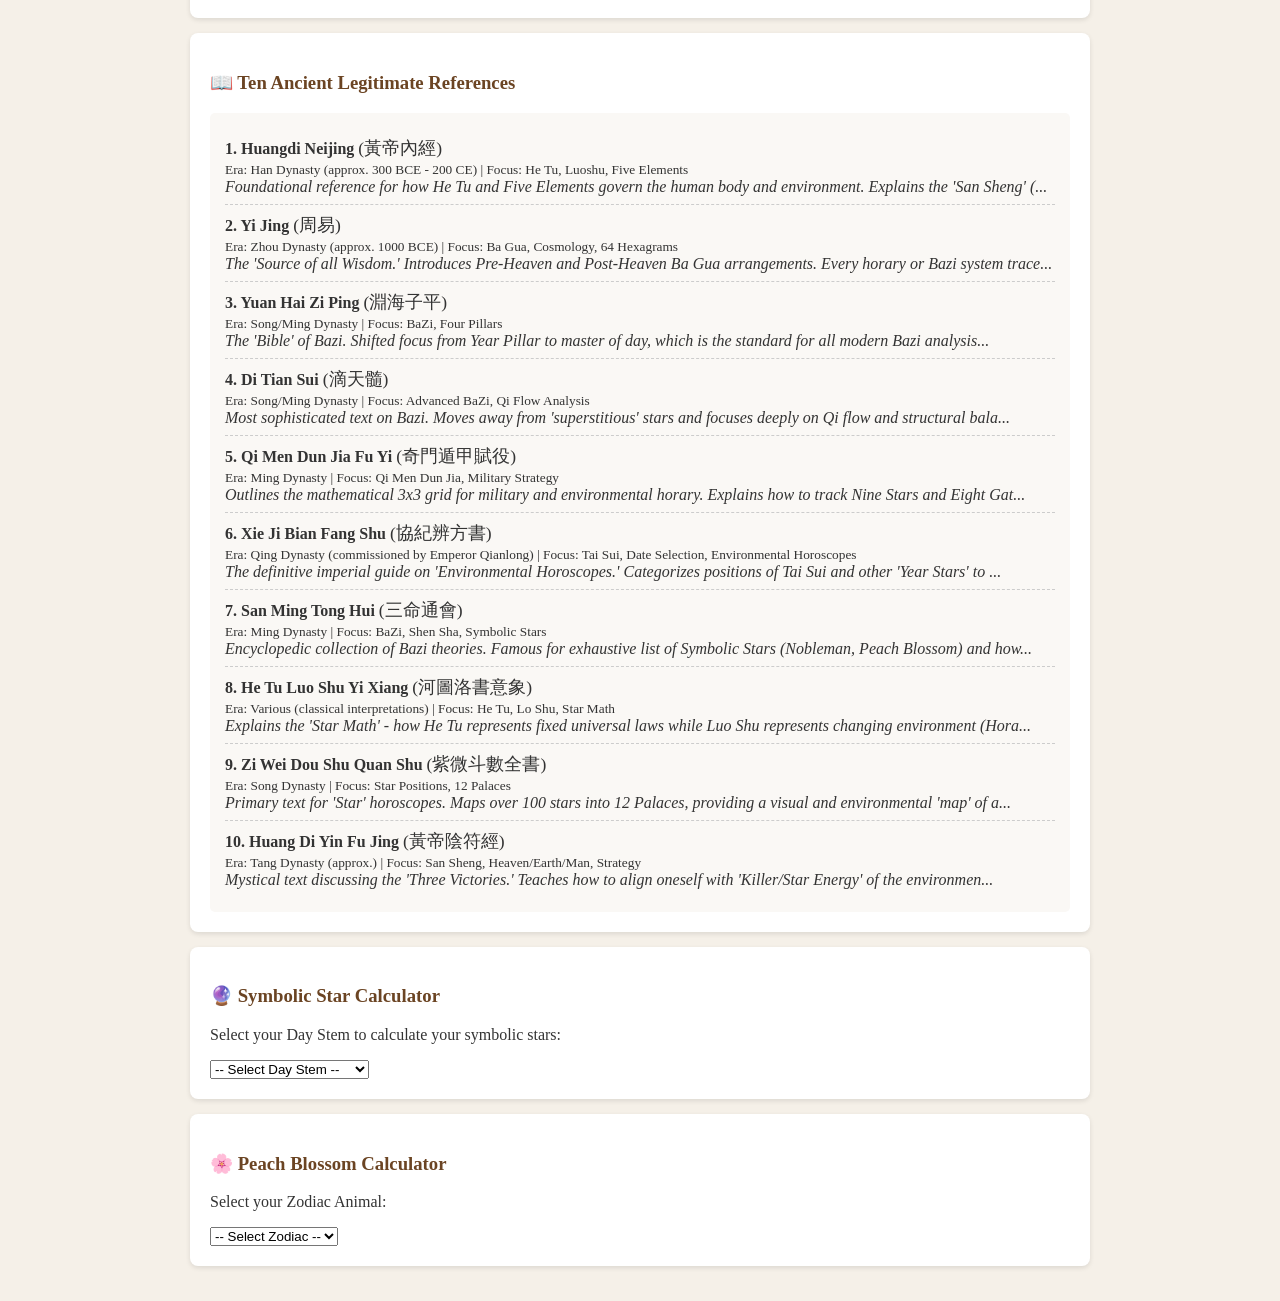
<file: test_star_horary_literature.html>
<!DOCTYPE html>
<html lang="en">
<head>
    <meta charset="UTF-8">
    <meta name="viewport" content="width=device-width, initial-scale=1.0">
    <title>Star Horary Chinese Horoscope Literature - Test</title>
    <style>
        body { font-family: Georgia, serif; max-width: 900px; margin: 0 auto; padding: 20px; background: #f5f0e8; color: #333; }
        h1 { color: #8B0000; border-bottom: 2px solid #8B0000; padding-bottom: 10px; }
        h2 { color: #4a4a4a; margin-top: 30px; }
        h3 { color: #6b4423; }
        .card { background: white; border-radius: 8px; padding: 20px; margin: 15px 0; box-shadow: 0 2px 5px rgba(0,0,0,0.1); }
        .star-box { display: inline-block; background: #8B0000; color: white; padding: 8px 15px; border-radius: 4px; margin: 5px; }
        .formula { background: #f0e6d8; padding: 10px; border-left: 4px solid #8B0000; margin: 10px 0; font-family: monospace; }
        .text-list { background: #faf8f5; padding: 15px; border-radius: 5px; }
        .text-item { padding: 8px 0; border-bottom: 1px dashed #ccc; }
        .text-item:last-child { border-bottom: none; }
        .comparison-table { width: 100%; border-collapse: collapse; margin: 15px 0; }
        .comparison-table th { background: #8B0000; color: white; padding: 10px; text-align: left; }
        .comparison-table td { padding: 10px; border-bottom: 1px solid #ddd; }
        .comparison-table tr:nth-child(even) { background: #faf8f5; }
        .label { font-weight: bold; color: #6b4423; }
        .chinese { font-family: "SimSun", "Songti SC", serif; font-size: 1.1em; }
        .calc-result { background: #e8f4e8; padding: 15px; border-radius: 5px; margin: 10px 0; }
    </style>
</head>
<body>
    <h1>🌟 Star Horary Chinese Horoscope (Pa Gua/Ba Gua)</h1>
    <h2>Ancient Literature Reference Database</h2>

    <div class="card">
        <h3>📚 Foundational Texts</h3>
        <div id="foundational"></div>
    </div>

    <div class="card">
        <h3>⚔️ San Shi (Three Styles) - Highest Horary Systems</h3>
        <div id="sanshi"></div>
    </div>

    <div class="card">
        <h3>⭐ Symbolic Stars (Shen Sha) in BaZi</h3>
        <div id="shensha"></div>
    </div>

    <div class="card">
        <h3>🏠 Environmental Horary (Di Li)</h3>
        <div id="environmental"></div>
    </div>

    <div class="card">
        <h3>📖 Ten Ancient Legitimate References</h3>
        <div id="references"></div>
    </div>

    <div class="card">
        <h3>🔮 Symbolic Star Calculator</h3>
        <p>Select your Day Stem to calculate your symbolic stars:</p>
        <select id="dayStem" onchange="calculateStars()">
            <option value="">-- Select Day Stem --</option>
            <option value="Jia">Jia (甲) - Yang Wood</option>
            <option value="Yi">Yi (乙) - Yin Wood</option>
            <option value="Bing">Bing (丙) - Yang Fire</option>
            <option value="Ding">Ding (丁) - Yin Fire</option>
            <option value="Wu">Wu (戊) - Yang Earth</option>
            <option value="Ji">Ji (己) - Yin Earth</option>
            <option value="Geng">Geng (庚) - Yang Metal</option>
            <option value="Xin">Xin (辛) - Yin Metal</option>
            <option value="Ren">Ren (壬) - Yang Water</option>
            <option value="Gui">Gui (癸) - Yin Water</option>
        </select>
        <div id="starResult"></div>
    </div>

    <div class="card">
        <h3>🌸 Peach Blossom Calculator</h3>
        <p>Select your Zodiac Animal:</p>
        <select id="zodiac" onchange="calculatePeachBlossom()">
            <option value="">-- Select Zodiac --</option>
            <option value="Rat">Rat (子)</option>
            <option value="Ox">Ox (丑)</option>
            <option value="Tiger">Tiger (寅)</option>
            <option value="Rabbit">Rabbit (卯)</option>
            <option value="Dragon">Dragon (辰)</option>
            <option value="Snake">Snake (巳)</option>
            <option value="Horse">Horse (午)</option>
            <option value="Goat">Goat (未)</option>
            <option value="Monkey">Monkey (申)</option>
            <option value="Rooster">Rooster (酉)</option>
            <option value="Dog">Dog (戌)</option>
            <option value="Pig">Pig (亥)</option>
        </select>
        <div id="peachBlossomResult"></div>
    </div>

    <!-- Scripts -->
    <script src="data.js"></script>
    <script src="chinese_metaphysics_literature.js"></script>
    
    <script>
        // Display foundational texts
        function displayFoundational() {
            const container = document.getElementById('foundational');
            const texts = CHINESE_METAPHYSICS_LITERATURE.foundationalTexts;
            
            let html = '';
            for (const [key, text] of Object.entries(texts)) {
                html += `
                    <div class="text-item">
                        <span class="label">${text.title.en}</span> 
                        <span class="chinese">(${text.title.zh})</span><br>
                        <small>Era: ${text.era}</small><br>
                        <em>${text.significance}</em>
                    </div>
                `;
            }
            container.innerHTML = html;
        }

        // Display San Shi systems
        function displaySanShi() {
            const container = document.getElementById('sanshi');
            const systems = CHINESE_METAPHYSICS_LITERATURE.starHorarySystems;
            
            let html = '<table class="comparison-table">';
            html += '<tr><th>System</th><th>Primary Text</th><th>Method</th></tr>';
            
            html += `<tr>
                <td><strong>${systems.qi_men_dun_jia.name.en}</strong><br><span class="chinese">${systems.qi_men_dun_jia.name.zh}</span></td>
                <td>${systems.qi_men_dun_jia.primaryText.title}</td>
                <td>${systems.qi_men_dun_jia.methodology.grid}</td>
            </tr>`;
            
            html += `<tr>
                <td><strong>${systems.da_liu_ren.name.en}</strong><br><span class="chinese">${systems.da_liu_ren.name.zh}</span></td>
                <td>${systems.da_liu_ren.primaryText.title}</td>
                <td>${systems.da_liu_ren.methodology.board}</td>
            </tr>`;
            
            html += `<tr>
                <td><strong>${systems.zi_wei_dou_shu.name.en}</strong><br><span class="chinese">${systems.zi_wei_dou_shu.name.zh}</span></td>
                <td>${systems.zi_wei_dou_shu.primaryText.title}</td>
                <td>${systems.zi_wei_dou_shu.methodology.center}</td>
            </tr>`;
            
            html += '</table>';
            container.innerHTML = html;
        }

        // Display Shen Sha
        function displayShenSha() {
            const container = document.getElementById('shensha');
            const stars = CHINESE_METAPHYSICS_LITERATURE.baziSymbolicStars.keyStars;
            
            let html = '';
            stars.forEach(star => {
                html += `
                    <div class="text-item">
                        <strong>${star.translation}</strong> 
                        <span class="chinese">(${star.name_zh})</span><br>
                        <em>${star.meaning}</em><br>
                        <small>Calculation: ${star.calculation}</small>
                    </div>
                `;
            });
            container.innerHTML = html;
        }

        // Display Environmental Horary
        function displayEnvironmental() {
            const container = document.getElementById('environmental');
            const env = CHINESE_METAPHYSICS_LITERATURE.environmentalHorary;
            
            let html = '<ul>';
            html += `<li><strong>${env.flyingStar.name.en}</strong> - ${env.flyingStar.description}</li>`;
            html += `<li><strong>${env.taiSui.name.en}</strong> - ${env.taiSui.description}</li>`;
            html += `<li><strong>${env.sanSheng.name.en}</strong> - ${env.sanSheng.description}</li>`;
            html += '</ul>';
            
            html += '<p><strong>The Three Victories (San Sheng):</strong></p>';
            html += '<ul>';
            env.sanSheng.factors.forEach(f => {
                html += `<li><em>${f.name}</em>: ${f.description}</li>`;
            });
            html += '</ul>';
            
            container.innerHTML = html;
        }

        // Display Classical References
        function displayReferences() {
            const container = document.getElementById('references');
            const refs = CHINESE_METAPHYSICS_LITERATURE.ancientReferences;
            
            let html = '<div class="text-list">';
            refs.forEach(ref => {
                html += `
                    <div class="text-item">
                        <strong>${ref.number}. ${ref.title.en}</strong> 
                        <span class="chinese">(${ref.title.zh})</span><br>
                        <small>Era: ${ref.era} | Focus: ${ref.focus.join(', ')}</small><br>
                        <em>${ref.significance.substring(0, 120)}...</em>
                    </div>
                `;
            });
            html += '</div>';
            container.innerHTML = html;
        }

        // Calculate symbolic stars
        function calculateStars() {
            const dayStem = document.getElementById('dayStem').value;
            const resultDiv = document.getElementById('starResult');
            
            if (!dayStem) {
                resultDiv.innerHTML = '';
                return;
            }
            
            const noblePerson = STAR_HORARY_LITERATURE.helpers.getNoblePerson(dayStem);
            const academicStar = STAR_HORARY_LITERATURE.helpers.getAcademicStar(dayStem);
            
            let html = '<div class="calc-result">';
            html += `<h4>Results for ${dayStem} master of day:</h4>`;
            html += `<p><span class="star-box">Noble Person: ${noblePerson ? noblePerson.join(' & ') : 'N/A'}</span></p>`;
            html += `<p><span class="star-box">Academic Star: ${academicStar || 'N/A'}</span></p>`;
            html += '</div>';
            
            resultDiv.innerHTML = html;
        }

        // Calculate Peach Blossom
        function calculatePeachBlossom() {
            const zodiac = document.getElementById('zodiac').value;
            const resultDiv = document.getElementById('peachBlossomResult');
            
            if (!zodiac) {
                resultDiv.innerHTML = '';
                return;
            }
            
            const peachBlossom = STAR_HORARY_LITERATURE.helpers.getPeachBlossom(zodiac);
            
            let html = '<div class="calc-result">';
            html += `<h4>Peach Blossom for ${zodiac}:</h4>`;
            html += `<p><span class="star-box">Peach Blossom Star: ${peachBlossom || 'N/A'}</span></p>`;
            html += `<p><em>This represents your charisma, romance, and networking potential.</em></p>`;
            html += '</div>';
            
            resultDiv.innerHTML = html;
        }

        // Initialize
        document.addEventListener('DOMContentLoaded', function() {
            displayFoundational();
            displaySanShi();
            displayShenSha();
            displayEnvironmental();
            displayReferences();
        });
    </script>
</body>
</html>
</file>
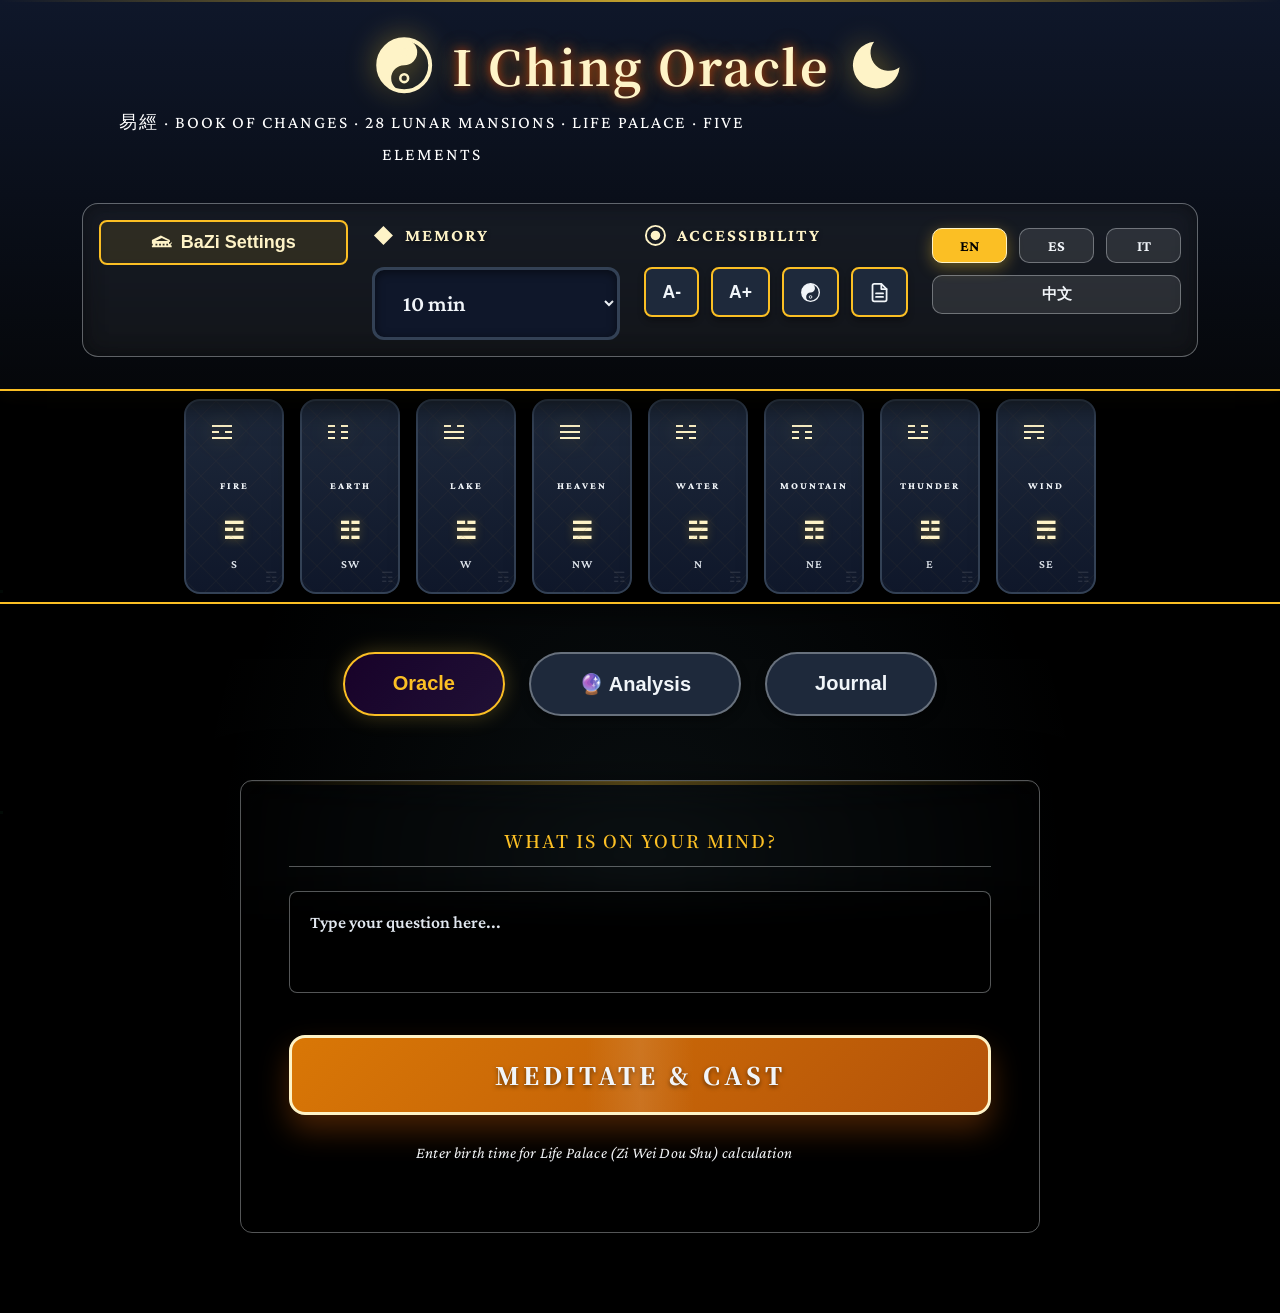
<file: yijingtu.html>
<!DOCTYPE html>
<html lang="en">

<head>
    <meta charset="UTF-8">
    <meta name="viewport" content="width=device-width, initial-scale=1.0, maximum-scale=1.0, user-scalable=no">
    <title>易經圖 · I Ching Oracle</title>
    <link rel="stylesheet" href="style.css?v=2">
    <link rel="stylesheet" href="remedies.css?v=2">
    <link rel="stylesheet" href="tabbed-layout.css?v=2">
    <link rel="stylesheet" href="responsive.css?v=2">
    <link rel="stylesheet" href="chinese-astrology.css?v=5.1">
    <link rel="stylesheet" href="bazi-enhanced.css?v=1">
    <link rel="preconnect" href="https://fonts.googleapis.com">
    <link rel="preconnect" href="https://fonts.gstatic.com" crossorigin>
    <link
        href="https://fonts.googleapis.com/css2?family=Noto+Serif+SC:wght@300;400;600;900&family=Crimson+Pro:ital,wght@0,300;0,400;0,600;1,300;1,400&display=swap"
        rel="stylesheet">

    <!-- SVG Icon Definitions -->
    <svg style="display: none;">
        <defs>
            <!-- Yin-Yang Symbol (Taijitu) -->
            <symbol id="icon-yinyang" viewBox="0 0 24 24">
                <circle cx="12" cy="12" r="10" fill="none" stroke="currentColor" stroke-width="1.5" />
                <path fill="currentColor" d="M12,2 A5,5 0 0,1 12,12 A5,5 0 0,0 12,22 A10,10 0 0,1 12,2 Z" />
                <circle cx="12" cy="7" r="1.5" fill="currentColor" />
                <circle cx="12" cy="17" r="1.5" fill="none" stroke="currentColor" stroke-width="1" />
            </symbol>

            <!-- Palace/Temple Symbol -->
            <symbol id="icon-palace" viewBox="0 0 24 24">
                <path fill="currentColor"
                    d="M21 13h-1v-2h1V9l-10-5L1 9v4h1v2H1v2h22v-2h-1v-2h1v-2zM12 6.72L19.07 10H4.93L12 6.72zM5 13h2v2H5v-2zm4 0h2v2H9v-2zm4 0h2v2h-2v-2zm4 0h2v2h-2v-2z" />
            </symbol>

            <!-- Moon Symbol -->
            <symbol id="icon-moon" viewBox="0 0 24 24">
                <path fill="currentColor" d="M21 12.79A9 9 0 1 1 11.21 3 7 7 0 0 0 21 12.79z" />
            </symbol>

            <!-- Clock Symbol -->
            <symbol id="icon-clock" viewBox="0 0 24 24">
                <circle cx="12" cy="12" r="10" fill="none" stroke="currentColor" stroke-width="2" />
                <path fill="currentColor" d="M12 6v6l4 2" />
            </symbol>

            <!-- Memory/Diamond Symbol -->
            <symbol id="icon-memory" viewBox="0 0 24 24">
                <path fill="currentColor" d="M12 2L2 12l10 10 10-10L12 2z" />
            </symbol>

            <!-- Theme/Circle Symbol -->
            <symbol id="icon-theme" viewBox="0 0 24 24">
                <circle cx="12" cy="12" r="10" fill="none" stroke="currentColor" stroke-width="2" />
                <circle cx="12" cy="12" r="5" fill="currentColor" />
            </symbol>

            <!-- Circle/Dot Symbol -->
            <symbol id="icon-circle" viewBox="0 0 24 24">
                <circle cx="12" cy="12" r="10" fill="currentColor" />
            </symbol>

            <!-- Info Symbol -->
            <symbol id="icon-info" viewBox="0 0 24 24">
                <circle cx="12" cy="12" r="10" fill="none" stroke="currentColor" stroke-width="2" />
                <path fill="currentColor" d="M11 7h2v2h-2V7zm0 4h2v6h-2v-6z" />
            </symbol>

            <!-- History Symbol -->
            <symbol id="icon-history" viewBox="0 0 24 24">
                <path fill="currentColor"
                    d="M13 3a9 9 0 0 0-9 9H1l3.89 3.89.07.14L9 12H6c0-3.87 3.13-7 7-7s7 3.13 7 7-3.13 7-7 7c-1.93 0-3.68-.79-4.94-2.06l-1.42 1.42A8.954 8.954 0 0 0 13 21a9 9 0 0 0 0-18zm-1 5v5l4.28 2.54.72-1.21-3.5-2.08V8H12z" />
            </symbol>

            <!-- Trigram: Heaven (Qian) - Three solid lines -->
            <symbol id="trigram-heaven" viewBox="0 0 24 24">
                <line x1="4" y1="6" x2="20" y2="6" stroke="currentColor" stroke-width="3" stroke-linecap="round" />
                <line x1="4" y1="12" x2="20" y2="12" stroke="currentColor" stroke-width="3" stroke-linecap="round" />
                <line x1="4" y1="18" x2="20" y2="18" stroke="currentColor" stroke-width="3" stroke-linecap="round" />
            </symbol>

            <!-- Trigram: Lake (Dui) - Top broken, bottom two solid -->
            <symbol id="trigram-lake" viewBox="0 0 24 24">
                <line x1="4" y1="6" x2="10" y2="6" stroke="currentColor" stroke-width="3" stroke-linecap="round" />
                <line x1="14" y1="6" x2="20" y2="6" stroke="currentColor" stroke-width="3" stroke-linecap="round" />
                <line x1="4" y1="12" x2="20" y2="12" stroke="currentColor" stroke-width="3" stroke-linecap="round" />
                <line x1="4" y1="18" x2="20" y2="18" stroke="currentColor" stroke-width="3" stroke-linecap="round" />
            </symbol>

            <!-- Trigram: Fire (Li) - Middle solid, top and bottom broken -->
            <symbol id="trigram-fire" viewBox="0 0 24 24">
                <line x1="4" y1="6" x2="10" y2="6" stroke="currentColor" stroke-width="3" stroke-linecap="round" />
                <line x1="14" y1="6" x2="20" y2="6" stroke="currentColor" stroke-width="3" stroke-linecap="round" />
                <line x1="4" y1="12" x2="20" y2="12" stroke="currentColor" stroke-width="3" stroke-linecap="round" />
                <line x1="4" y1="18" x2="10" y2="18" stroke="currentColor" stroke-width="3" stroke-linecap="round" />
                <line x1="14" y1="18" x2="20" y2="18" stroke="currentColor" stroke-width="3" stroke-linecap="round" />
            </symbol>

            <!-- Trigram: Thunder (Zhen) - Bottom solid, top two broken -->
            <symbol id="trigram-thunder" viewBox="0 0 24 24">
                <line x1="4" y1="6" x2="10" y2="6" stroke="currentColor" stroke-width="3" stroke-linecap="round" />
                <line x1="14" y1="6" x2="20" y2="6" stroke="currentColor" stroke-width="3" stroke-linecap="round" />
                <line x1="4" y1="12" x2="10" y2="12" stroke="currentColor" stroke-width="3" stroke-linecap="round" />
                <line x1="14" y1="12" x2="20" y2="12" stroke="currentColor" stroke-width="3" stroke-linecap="round" />
                <line x1="4" y1="18" x2="20" y2="18" stroke="currentColor" stroke-width="3" stroke-linecap="round" />
            </symbol>

            <!-- Trigram: Wind (Xun) - Top two broken, bottom solid -->
            <symbol id="trigram-wind" viewBox="0 0 24 24">
                <line x1="4" y1="6" x2="10" y2="6" stroke="currentColor" stroke-width="3" stroke-linecap="round" />
                <line x1="14" y1="6" x2="20" y2="6" stroke="currentColor" stroke-width="3" stroke-linecap="round" />
                <line x1="4" y1="12" x2="20" y2="12" stroke="currentColor" stroke-width="3" stroke-linecap="round" />
                <line x1="4" y1="18" x2="10" y2="18" stroke="currentColor" stroke-width="3" stroke-linecap="round" />
                <line x1="14" y1="18" x2="20" y2="18" stroke="currentColor" stroke-width="3" stroke-linecap="round" />
            </symbol>

            <!-- Trigram: Water (Kan) - Middle broken, top and bottom solid -->
            <symbol id="trigram-water" viewBox="0 0 24 24">
                <line x1="4" y1="6" x2="20" y2="6" stroke="currentColor" stroke-width="3" stroke-linecap="round" />
                <line x1="4" y1="12" x2="10" y2="12" stroke="currentColor" stroke-width="3" stroke-linecap="round" />
                <line x1="14" y1="12" x2="20" y2="12" stroke="currentColor" stroke-width="3" stroke-linecap="round" />
                <line x1="4" y1="18" x2="20" y2="18" stroke="currentColor" stroke-width="3" stroke-linecap="round" />
            </symbol>

            <!-- Trigram: Mountain (Gen) - Top solid, bottom two broken -->
            <symbol id="trigram-mountain" viewBox="0 0 24 24">
                <line x1="4" y1="6" x2="20" y2="6" stroke="currentColor" stroke-width="3" stroke-linecap="round" />
                <line x1="4" y1="12" x2="10" y2="12" stroke="currentColor" stroke-width="3" stroke-linecap="round" />
                <line x1="14" y1="12" x2="20" y2="12" stroke="currentColor" stroke-width="3" stroke-linecap="round" />
                <line x1="4" y1="18" x2="10" y2="18" stroke="currentColor" stroke-width="3" stroke-linecap="round" />
                <line x1="14" y1="18" x2="20" y2="18" stroke="currentColor" stroke-width="3" stroke-linecap="round" />
            </symbol>

            <!-- Trigram: Earth (Kun) - Three broken lines -->
            <symbol id="trigram-earth" viewBox="0 0 24 24">
                <line x1="4" y1="6" x2="10" y2="6" stroke="currentColor" stroke-width="3" stroke-linecap="round" />
                <line x1="14" y1="6" x2="20" y2="6" stroke="currentColor" stroke-width="3" stroke-linecap="round" />
                <line x1="4" y1="12" x2="10" y2="12" stroke="currentColor" stroke-width="3" stroke-linecap="round" />
                <line x1="14" y1="12" x2="20" y2="12" stroke="currentColor" stroke-width="3" stroke-linecap="round" />
                <line x1="4" y1="18" x2="10" y2="18" stroke="currentColor" stroke-width="3" stroke-linecap="round" />
                <line x1="14" y1="18" x2="20" y2="18" stroke="currentColor" stroke-width="3" stroke-linecap="round" />
            </symbol>

            <!-- Scroll/Document Symbol (for Read Mode) -->
            <symbol id="icon-scroll" viewBox="0 0 24 24">
                <path fill="none" stroke="currentColor" stroke-width="2" stroke-linecap="round" stroke-linejoin="round"
                    d="M14 2H6a2 2 0 0 0-2 2v16a2 2 0 0 0 2 2h12a2 2 0 0 0 2-2V8z" />
                <polyline fill="none" stroke="currentColor" stroke-width="2" stroke-linecap="round" stroke-linejoin="round"
                    points="14 2 14 8 20 8" />
                <line x1="8" y1="13" x2="16" y2="13" stroke="currentColor" stroke-width="2" stroke-linecap="round" />
                <line x1="8" y1="17" x2="16" y2="17" stroke="currentColor" stroke-width="2" stroke-linecap="round" />
            </symbol>
        </defs>
    </svg>
</head>

<body>
    <!-- Meditation Overlay -->
    <div id="meditation-overlay" role="dialog" aria-modal="true" aria-label="Meditation session">
        <div class="meditation-bg-accent" aria-hidden="true"></div>
        <div class="meditation-title" data-i18n="meditationTitle">冥想</div>
        <div class="meditation-visual-container">
            <div class="meditation-ring ring-1" aria-hidden="true"></div>
            <div class="meditation-ring ring-2" aria-hidden="true"></div>
            <div class="meditation-ring ring-3" aria-hidden="true"></div>
            <div class="metallic-sphere" aria-hidden="true"></div>
        </div>
        <div class="timer-display" id="meditation-timer" aria-live="polite">0:30</div>
    </div>

    <!-- Blocking Loading Overlay with I Ching & Laozi Quotes -->
    <div id="loadingOverlay" class="loading-overlay" style="display: none;">
        <div class="loading-content">
            <!-- Animated Spinner -->
            <div class="loading-spinner-container">
                <div class="loading-spinner"></div>
                <div class="loading-spinner-inner"></div>
                <div class="loading-spinner-center"></div>
            </div>
            
            <!-- Prominent Quote Display -->
            <div class="quote-container" id="quoteContainer">
                <div class="quote-chinese" id="quoteChinese"></div>
                <div class="quote-text" id="quoteText"></div>
                <div class="quote-source" id="quoteSource"></div>
            </div>
            
            <!-- Process Status -->
            <div class="process-status">
                <div class="process-step" id="processStep">Initializing...</div>
                <div class="progress-container">
                    <div class="progress-fill" id="progressFill"></div>
                </div>
            </div>
            
            <!-- Debug Console (Less Prominent) -->
            <div class="debug-container">
                <div class="debug-header">
                    <span class="debug-title">System Log</span>
                    <span class="debug-status" id="debugStatus">● Processing</span>
                </div>
                <div class="debug-messages" id="debugMessages"></div>
            </div>
        </div>
    </div>

    <!-- Header -->
    <header role="banner">
        <div class="header-content">
            <div class="header-title">
                <h1>
                    <span class="icon" aria-hidden="true">
                        <svg>
                            <use href="#icon-yinyang" />
                        </svg>
                    </span>
                    I Ching Oracle
                    <span class="icon" aria-hidden="true">
                        <svg>
                            <use href="#icon-moon" />
                        </svg>
                    </span>
                </h1>
                <p>易經 · Book of Changes · 28 Lunar Mansions · Life Palace · Five Elements</p>
            </div>
            <div class="header-controls">
                <div class="control-group">
                    <button class="bazi-toggle-btn" onclick="App.toggleBaziWizard()" aria-label="BaZi Configuration">
                        <span class="icon" aria-hidden="true">
                            <svg>
                                <use href="#icon-palace" />
                            </svg>
                        </span>
                        <span data-i18n="baziSettings">BaZi Settings</span>
                    </button>
                </div>
                <div class="control-group">
                    <label for="contextMinutes" class="label-with-icon">
                        <span class="icon" aria-hidden="true">
                            <svg>
                                <use href="#icon-memory" />
                            </svg>
                        </span>
                        <span data-i18n="memoryLabel">Memory</span>
                    </label>
                    <select id="contextMinutes" onchange="App.updateContextMinutes(this.value)"
                        aria-label="Memory duration">
                        <option value="0" data-i18n="memoryOff">Off</option>
                        <option value="10" selected data-i18n="memory10min">10 min</option>
                        <option value="30" data-i18n="memory30min">30 min</option>
                        <option value="60" data-i18n="memory1hour">1 hour</option>
                        <option value="180" data-i18n="memory3hours">3 hours</option>
                    </select>
                </div>
                <div class="control-group">
                    <label class="label-with-icon">
                        <span class="icon" aria-hidden="true"><svg>
                                <use href="#icon-theme" />
                            </svg></span>
                        <span data-i18n="accessibilityLabel">Accessibility</span>
                    </label>
                    <div class="accessibility-controls">
                        <button class="acc-btn" onclick="App.adjustFontSize(-1)" title="Decrease Text Size"
                            aria-label="Decrease font size">A-</button>
                        <button class="acc-btn" onclick="App.adjustFontSize(1)" title="Increase Text Size"
                            aria-label="Increase font size">A+</button>
                        <button class="acc-btn" id="contrastToggle" onclick="App.toggleHighContrast()"
                            title="Toggle High Contrast" aria-label="Toggle high contrast">
                            <svg class="icon">
                                <use href="#icon-yinyang" />
                            </svg>
                        </button>
                        <button class="acc-btn" id="singleReadToggle" onclick="App.toggleSingleReadMode()"
                            title="Single Read Mode (No Tabs)" aria-label="Toggle single read mode">
                            <svg class="icon">
                                <use href="#icon-scroll" />
                            </svg>
                        </button>
                    </div>
                </div>
                <div class="control-group lang-selector-wrapper">
                    <div class="lang-selector" role="group" aria-label="Language selection">
                        <button class="lang-btn active" data-lang="en" onclick="App.setLanguage('en')"
                            aria-pressed="true">EN</button>
                        <button class="lang-btn" data-lang="es" onclick="App.setLanguage('es')"
                            aria-pressed="false">ES</button>
                        <button class="lang-btn" data-lang="it" onclick="App.setLanguage('it')"
                            aria-pressed="false">IT</button>
                        <button class="lang-btn" data-lang="zh" onclick="App.setLanguage('zh')"
                            aria-pressed="false">中文</button>
                    </div>
                </div>
            </div>

            <!-- Mobile Header Controls -->
            <div class="mobile-header-controls">
                <button class="hamburger-trigger mobile-only" onclick="App.toggleMobileMenu()" aria-label="Open menu">
                    <span class="hamburger-line"></span>
                    <span class="hamburger-line"></span>
                    <span class="hamburger-line"></span>
                </button>
                <button class="bazi-toggle-btn" onclick="App.toggleBaziWizard()" aria-label="BaZi Configuration">
                    <svg class="icon">
                        <use href="#icon-palace" />
                    </svg>
                </button>
                <button class="acc-btn" onclick="App.toggleMobileMenu()" aria-label="Settings">
                    <svg class="icon">
                        <use href="#icon-theme" />
                    </svg>
                </button>
            </div>
        </div>
    </header>

    <!-- Mobile Hamburger Menu -->
    <div id="mobile-menu" class="hamburger-menu" role="dialog" aria-modal="true" aria-label="Settings menu">
        <button class="hamburger-close" onclick="App.toggleMobileMenu()" aria-label="Close menu">&times;</button>
        <h3 data-i18n="settings">Settings</h3>

        <div class="mobile-menu-section">
            <h4 data-i18n="language">Language</h4>
            <div class="lang-selector">
                <button class="lang-btn" data-lang="en"
                    onclick="App.setLanguage('en'); App.toggleMobileMenu();">EN</button>
                <button class="lang-btn" data-lang="es"
                    onclick="App.setLanguage('es'); App.toggleMobileMenu();">ES</button>
                <button class="lang-btn" data-lang="it"
                    onclick="App.setLanguage('it'); App.toggleMobileMenu();">IT</button>
                <button class="lang-btn" data-lang="zh"
                    onclick="App.setLanguage('zh'); App.toggleMobileMenu();">中文</button>
            </div>
        </div>

        <div class="mobile-menu-section">
            <h4 data-i18n="accessibility">Accessibility</h4>
            <div class="accessibility-controls">
                <button class="acc-btn" onclick="App.adjustFontSize(-1)">A-</button>
                <button class="acc-btn" onclick="App.adjustFontSize(1)">A+</button>
                <button class="acc-btn" onclick="App.toggleHighContrast()">
                    <svg class="icon">
                        <use href="#icon-yinyang" />
                    </svg>
                </button>
                <button class="acc-btn" id="singleReadToggleMobile" onclick="App.toggleSingleReadMode()"
                    title="Read Mode (No Tabs)" aria-label="Toggle single read mode">
                    <svg class="icon">
                        <use href="#icon-scroll" />
                    </svg>
                </button>
            </div>
        </div>

        <div class="mobile-menu-section">
            <h4 data-i18n="memory">Memory</h4>
            <select id="contextMinutesMobile" onchange="App.updateContextMinutes(this.value); App.toggleMobileMenu();"
                aria-label="Memory duration">
                <option value="0" data-i18n="memoryOff">Off</option>
                <option value="10" selected data-i18n="memory10min">10 min</option>
                <option value="30" data-i18n="memory30min">30 min</option>
                <option value="60" data-i18n="memory1hour">1 hour</option>
                <option value="180" data-i18n="memory3hours">3 hours</option>
            </select>
        </div>
    </div>

    <!-- BaZi Configuration Wizard (Modal) -->
    <div id="bazi-wizard" class="bazi-wizard-overlay" role="dialog" aria-modal="true" aria-label="BaZi Configuration">
        <div class="bazi-wizard-content">
            <button class="bazi-wizard-close" onclick="App.toggleBaziWizard()" aria-label="Close">&times;</button>
            <h2 data-i18n="baziSettings">BaZi Settings</h2>
            <div class="bazi-wizard-step">
                <div class="bazi-control-group">
                    <label for="readingDate" class="label-with-icon">
                        <span class="icon" aria-hidden="true">
                            <svg>
                                <use href="#icon-moon" />
                            </svg>
                        </span>
                        <span data-i18n="dateLabel">Date (Lunar)</span>
                    </label>
                    <input type="date" id="readingDate" onchange="App.updateReadingDate()"
                        aria-label="Select reading date">
                </div>
                <div class="bazi-control-group">
                    <label for="readingTime" class="label-with-icon">
                        <span class="icon" aria-hidden="true">
                            <svg>
                                <use href="#icon-clock" />
                            </svg>
                        </span>
                        <span data-i18n="birthTimeLabel">Birth Time</span>
                    </label>
                    <input type="time" id="readingTime" onchange="App.updateReadingTime()"
                        aria-label="Select birth time">
                </div>
                <div style="display: flex; gap: 10px; margin-top: 10px;">
                    <button class="acc-btn" style="flex: 1;" onclick="App.setNow()" data-i18n="setNow">Now</button>
                    <button class="btn-cast" style="flex: 2;" onclick="App.toggleBaziWizard()"
                        data-i18n="saveSettings">Save & Close</button>
                </div>
            </div>
        </div>
    </div>

    <!-- Bagua Strip -->
    <!-- Trigram Popup -->
    <div id="trigramPopup" class="trigram-popup" role="dialog" aria-modal="false" aria-label="Trigram information">
        <div class="trigram-popup-header">
            <span class="trigram-popup-symbol" id="popupSymbol">
                <svg class="icon-lg">
                    <use href="#trigram-heaven" />
                </svg>
            </span>
            <div>
                <div class="trigram-popup-title" id="popupTitle">Heaven</div>
                <div class="trigram-popup-chinese" id="popupChinese">乾 Qian</div>
            </div>
        </div>
        <div class="trigram-popup-meaning" id="popupMeaning">创造力、刚强、父亲</div>
        <span class="trigram-popup-element" id="popupElement">Metal</span>
    </div>

    <!-- API Loading Overlay -->
    <div id="apiLoadingOverlay" class="api-loading-overlay" role="dialog" aria-modal="true" aria-label="Loading"
        aria-hidden="true">
        <div class="loading-content">
            <div class="loading-spinner" aria-hidden="true"></div>
            <div class="loading-text" id="loadingText">Consulting the Oracle...</div>
            <div class="loading-subtext"><span class="loading-dots" aria-hidden="true"></span></div>
        </div>
    </div>

    <!-- Wind Dust Container -->
    <div id="windDustContainer" class="wind-dust-container" aria-hidden="true"></div>

    <nav class="bagua-strip-container" aria-label="Eight Trigrams">
        <div class="bagua-hex-strip" id="baguaHexStrip" role="list"></div>
    </nav>

    <!-- Main Container -->
    <main class="container">
        <nav class="main-tabs" role="tablist" aria-label="Main navigation">
            <button class="nav-tab active" onclick="App.switchMainTab('oracle')" id="tab-btn-oracle" data-i18n="oracle"
                role="tab" aria-selected="true" aria-controls="tab-oracle">Oracle</button>
            <button class="nav-tab" onclick="App.switchMainTab('analysis')" id="tab-btn-analysis" 
                role="tab" aria-selected="false" aria-controls="tab-analysis">🔮 Analysis</button>
            <button class="nav-tab" onclick="App.switchMainTab('journal')" id="tab-btn-journal" data-i18n="journal"
                role="tab" aria-selected="false" aria-controls="tab-journal">Journal</button>
        </nav>

        <!-- Oracle Tab -->
        <div id="tab-oracle" class="tab-content-panel active" role="tabpanel" aria-labelledby="tab-btn-oracle">
            <div class="wizard-container">
                <!-- Step 1: Question -->
                <div id="step-1" class="wizard-step active">
                    <section class="panel" aria-labelledby="step1-title">
                        <h2 id="step1-title" class="step-title" data-i18n="step1Title">What is on your mind?</h2>
                        <textarea id="questionInput" rows="3" placeholder="Enter your inquiry..."
                            aria-label="Your question"></textarea>
                        <button class="btn-cast" onclick="App.startConsultation()" data-i18n="meditateCast">Meditate &
                            Cast</button>
                        <p class="hint-text" data-i18n="birthTimeNotice">Enter birth time for Life Palace calculation
                        </p>
                    </section>
                </div>

                <!-- Step 2: Meditation -->
                <div id="step-2" class="wizard-step">
                    <section class="meditation-container" aria-label="Meditation in progress">
                        <div class="focus-circle" aria-hidden="true"></div>
                        <p class="meditation-text" data-i18n="meditationText">Focus on your question...<br>The oracle
                            will respond shortly.</p>
                        <div class="timer-display" id="timerDisplay" aria-live="polite">0:30</div>
                    </section>
                </div>

                <!-- Step 3: Results -->
                <div id="step-3" class="wizard-step">
                    <nav id="resultsBookmarks" class="results-bookmarks" aria-label="Reading sections"></nav>
                    <div class="export-panels">
                        <!-- Main Export Panel -->
                        <div class="export-panel">
                            <span class="export-label">Export Reading</span>
                            <div class="export-buttons">
                                <button class="btn-export" onclick="App.exportReading('md')" title="Export as Markdown">
                                    <svg class="icon" style="width: 16px; height: 16px;">
                                        <use href="#icon-document" />
                                    </svg>
                                    Markdown
                                </button>
                                <button class="btn-export" onclick="App.exportReading('html')" title="Export as HTML">
                                    <svg class="icon" style="width: 16px; height: 16px;">
                                        <use href="#icon-globe" />
                                    </svg>
                                    HTML
                                </button>
                                <button class="btn-export btn-export-primary" onclick="App.exportReading('pdf')"
                                    title="Export as PDF">
                                    <svg class="icon" style="width: 16px; height: 16px;">
                                        <use href="#icon-pdf" />
                                    </svg>
                                    PDF
                                </button>
                                <button class="btn-export btn-export-primary" onclick="App.exportReading('pdf-full')"
                                    title="Export Full Document with All Technical Details">
                                    <svg class="icon" style="width: 16px; height: 16px;">
                                        <use href="#icon-pdf" />
                                    </svg>
                                    Full PDF
                                </button>
                            </div>
                        </div>
                        <!-- Diagrams Export Panel -->
                        <div class="export-panel">
                            <span class="export-label">Export Diagrams</span>
                            <div class="export-buttons">
                                <button class="btn-export" onclick="App.exportDiagramSVG('hexagram')"
                                    title="Export Hexagram SVG">
                                    <svg class="icon" style="width: 16px; height: 16px;">
                                        <use href="#icon-hexagram" />
                                    </svg>
                                    Hexagram
                                </button>
                                <button class="btn-export" onclick="App.exportBaguaStrip('bagua')"
                                    title="Export Bagua Strip">
                                    <svg class="icon" style="width: 16px; height: 16px;">
                                        <use href="#icon-bagua" />
                                    </svg>
                                    Bagua
                                </button>
                                <button class="btn-export" onclick="App.exportElementsChart('elements')"
                                    title="Export Elements Chart">
                                    <svg class="icon" style="width: 16px; height: 16px;">
                                        <use href="#icon-elements" />
                                    </svg>
                                    Elements
                                </button>
                            </div>
                        </div>
                    </div>
                    <!-- Graphical Summary Dashboard -->
                    <div id="graphicalSummary" class="graphical-summary" aria-label="Visual summary"></div>
                    <section id="resultsContent" aria-label="Reading results"></section>
                </div>
            </div>
        </div>

        <!-- Analysis Tab - Technical Data & Astrology -->
        <div id="tab-analysis" class="tab-content-panel" role="tabpanel" aria-labelledby="tab-btn-analysis">
            <div class="analysis-tab-container">
                <header class="analysis-tab-header">
                    <h2>🔮 <span data-i18n="analysisTitle">Analysis</span> <span class="zh">分析</span></h2>
                    <p class="analysis-subtitle" data-i18n="analysisSubtitle">Pre-Analysis · Moment Influence · Chinese Astrology</p>
                </header>
                
                <!-- Sub-tabs Navigation -->
                <nav class="analysis-sub-tabs" role="tablist" aria-label="Analysis sections">
                    <button class="analysis-sub-tab active" onclick="App.switchAnalysisTab('preanalysis')" id="analysis-sub-tab-preanalysis" role="tab" aria-selected="true">
                        📊 <span data-i18n="preAnalysisTab">Pre-Analysis</span>
                    </button>
                    <button class="analysis-sub-tab" onclick="App.switchAnalysisTab('moment')" id="analysis-sub-tab-moment" role="tab" aria-selected="false">
                        ⚡ <span data-i18n="momentInfluenceTab">Moment Influence</span>
                    </button>
                    <button class="analysis-sub-tab" onclick="App.switchAnalysisTab('astrology')" id="analysis-sub-tab-astrology" role="tab" aria-selected="false">
                        ☯ <span data-i18n="astrologyTab">Astrology</span>
                    </button>
                </nav>
                
                <!-- Sub-tab: Pre-Analysis (Technical Data) -->
                <div id="analysis-panel-preanalysis" class="analysis-sub-panel active" role="tabpanel">
                    <section class="analysis-section">
                        <h3>📊 <span data-i18n="preAnalysisTab">Pre-Analysis</span> <span class="zh">預分析</span></h3>
                        <p class="section-description" data-i18n="preAnalysisDesc">Technical divination data sent to AI for interpretation</p>
                        <div id="preAnalysisContent">
                            <div class="placeholder-small">
                                <p data-i18n="castReading">Cast a reading to see technical analysis data</p>
                            </div>
                        </div>
                    </section>
                </div>
                
                <!-- Sub-tab: Moment Influence -->
                <div id="analysis-panel-moment" class="analysis-sub-panel" role="tabpanel">
                    <section class="analysis-section">
                        <h3>⚡ <span data-i18n="momentInfluenceTab">Moment Influence</span> (Current Sky / BaZi) <span class="zh">天時八字</span></h3>
                        <p class="section-description" data-i18n="momentInfluenceDesc">Current celestial influences at the moment of casting</p>
                        
                        <!-- BaZi Configuration Panel -->
                        <div class="bazi-config-panel" id="baziConfigPanel">
                            <h4>📍 <span data-i18n="locationTimeCorrection">Location & Time Correction</span> <span class="zh">真太阳时校正</span></h4>
                            <p class="config-description" data-i18n="trueSolarTimeNote">Enter location for accurate lunar mansion and solar time correction</p>
                            
                            <div class="bazi-inputs-grid">
                                <div class="bazi-input-group">
                                    <label for="baziLatitude" data-i18n="latitude">Latitude</label>
                                    <input type="number" id="baziLatitude" step="0.01" placeholder="e.g., 39.90" />
                                </div>
                                <div class="bazi-input-group">
                                    <label for="baziLongitude" data-i18n="longitude">Longitude</label>
                                    <input type="number" id="baziLongitude" step="0.01" placeholder="e.g., 116.40" />
                                </div>
                                <div class="bazi-input-group">
                                    <label for="baziDate" data-i18n="dateLabel">Date</label>
                                    <input type="date" id="baziDate" />
                                </div>
                                <div class="bazi-input-group">
                                    <label for="baziTime" data-i18n="birthTimeLabel">Time</label>
                                    <input type="time" id="baziTime" />
                                </div>
                            </div>
                            
                            <div class="bazi-actions">
                                <button class="btn-detect-location" onclick="App.detectBaziLocation()">
                                    📍 <span data-i18n="detectLocation">Detect My Location</span>
                                </button>
                                <button class="btn-apply-bazi" onclick="App.applyBaziConfig()">
                                    <span data-i18n="applyRecalculate">Apply & Recalculate</span>
                                </button>
                            </div>
                            
                            <div class="bazi-correction-note">
                                <p data-i18n="trueSolarTimeNote"><strong>真太阳时 (True Solar Time):</strong> Traditional Chinese astrology uses local apparent solar time, 
                                not standard clock time. Longitude correction adjusts for your position east or west of the standard meridian.</p>
                            </div>
                        </div>
                        
                        <div id="momentInfluenceContent">
                            <div class="placeholder-small">
                                <p data-i18n="castMoment">Cast a reading to see the current celestial influences</p>
                            </div>
                        </div>
                    </section>
                </div>
                
                <!-- Sub-tab: Astrology -->
                <div id="analysis-panel-astrology" class="analysis-sub-panel" role="tabpanel">
                    <section class="analysis-section">
                        <h3>☯ <span data-i18n="astrologyTab">Complete Chinese Astrology</span> <span class="zh">完整占星分析</span></h3>
                        <p class="section-description" data-i18n="astrologyDesc">BaZi · Bagua · He Tu · Luo Shu · 28 Lunar Mansions · Tai Sui</p>
                        <div id="analysisAstrologyLoading" class="analysis-loading" style="display: none;">
                            <div class="loading-spinner"></div>
                            <p data-i18n="calculatingAstro">Calculating celestial influences from API...</p>
                        </div>
                        <div id="analysisAstrologyContent">
                            <div class="astrology-placeholder-compact">
                                <p data-i18n="castAstrology">Cast a reading to generate complete Chinese astrology analysis</p>
                                <p class="sub-text" data-i18n="mayTake">This may take 10-30 seconds...</p>
                            </div>
                        </div>
                    </section>
                </div>
            </div>
        </div>

        <!-- Journal Tab -->
        <div id="tab-journal" class="tab-content-panel" role="tabpanel" aria-labelledby="tab-btn-journal">
            <!-- Memory Management Buttons -->
            <section class="panel memory-controls-panel" aria-labelledby="memory-controls-title">
                <h2 id="memory-controls-title" data-i18n="memoryControls">Memory Controls</h2>
                <div class="memory-buttons-row">
                    <button class="btn-memory" onclick="App.clearHistory()" data-i18n="clearHistory"
                        aria-label="Clear all history and questions">
                        <svg class="icon" aria-hidden="true" style="width: 16px; height: 16px;">
                            <use href="#icon-history" />
                        </svg>
                        Clear History
                    </button>
                    <button class="btn-memory btn-memory-clear" onclick="App.clearMemory()" data-i18n="clearMemory"
                        aria-label="Clear memory - reset time window">
                        <svg class="icon" aria-hidden="true" style="width: 16px; height: 16px;">
                            <use href="#icon-memory" />
                        </svg>
                        Clear Memory
                    </button>
                </div>
                <p class="memory-hint" data-i18n="memoryHint">
                    Clear History removes all saved questions and readings. Clear Memory resets the time window so only
                    new readings are considered for context.
                </p>
                <div id="memoryStatus" class="memory-status" data-i18n="memoryActive" style="display: none;"></div>
            </section>
            <section class="panel" aria-labelledby="journal-title">
                <h2 id="journal-title" data-i18n="questionJournal">Question Journal</h2>
                <ul id="questionList" class="question-list" role="list"></ul>
                <div id="emptyQuestions" class="empty-state" data-i18n="noQuestions">No questions yet.</div>
            </section>
            <section class="panel" aria-labelledby="history-title">
                <h2 id="history-title" data-i18n="readingHistory">Reading History</h2>
                <div id="historyGrid" class="history-grid" role="list"></div>
                <div id="emptyHistory" class="empty-state" data-i18n="noReadings">No readings yet.</div>
            </section>
        </div>
    </main>

    <!-- =====================================================================
         ENVIRONMENT CONFIGURATION
         Change these URLs to switch between Supabase projects / environments.
         These values are picked up by data.js (window.YIJINGTU_CONFIG takes
         priority over the hard-coded defaults inside data.js).
         ===================================================================== -->
    <script>
    window.YIJINGTU_CONFIG = {
        // Supabase project base URL (change this to point at a different project)
        SUPABASE_BASE: "https://vflkhntzwfovnuyccxow.supabase.co",

        // Storage bucket path for the hexagrams JSON dataset
        HEXAGRAMS_BUCKET_PATH: "/storage/v1/object/public/bucket/hexagrams.json",

        // Edge Function endpoints — derived from SUPABASE_BASE by default.
        // Override individually if you deploy functions to a different project.
        HEXAGRAM_FUNCTION_URL:  null,   // default: SUPABASE_BASE + /functions/v1/yijingtu
        TRANSLATE_FUNCTION_URL: null,   // default: SUPABASE_BASE + /functions/v1/yijingtu-translate
        ASTROLOGY_FUNCTION_URL: null,   // default: SUPABASE_BASE + /functions/v1/bazi-astrol
        EXPORT_FUNCTION_URL:    null,   // default: SUPABASE_BASE + /functions/v1/yijing-export
    };
    </script>

    <!-- Library Modules (General Purpose) -->
    <script src="lib/fdl/fdl-core.js"></script>
    <script src="lib/bagua/bagua-core.js"></script>
    <script src="lib/fdl/fdl-renderer.js"></script>
    <script src="lib/fdl/fdl-integration.js"></script>
    <script src="lib/index.js"></script>
    
    <!-- Hexagram Utilities -->
    <script src="lib/hexagram-utils.js"></script>
    
    <!-- Internationalization -->
    <script src="lib/astrology-i18n.js"></script>

    <!-- Application Modules (Ad-hoc Usage) -->
    <script src="data.js?v=2"></script>
    <script src="chinese_metaphysics_literature.js"></script>
    <script src="chinese-astrology-client.js?v=5.1"></script>
    <script src="astrology.js"></script>
    <script src="casting.js"></script>
    <script src="ashtamangala-caster.js"></script>
    <script src="sigil_tools.js"></script>
    <script src="translation-service.js?v=2"></script>
    <script src="translation-workflow-manager.js"></script>
    <script src="feng-shui-dgl-spec.js"></script>
    <script src="layout-language.js?v=1"></script>
    <script src="ui.js?v=5"></script>
    <script src="app.js?v=8"></script>
</body>

</html>
</file>
<file: chinese-astrology.css>
/**
 * Chinese Astrology CSS v4.3
 * Enhanced with Feng Shui auspicious colors and improved readability
 */

:root {
    /* Feng Shui Auspicious Colors */
    --fs-wood: #228B22;
    --fs-wood-light: #90EE90;
    --fs-wood-dark: #006400;
    
    --fs-fire: #DC143C;
    --fs-fire-light: #FF6B6B;
    --fs-fire-dark: #8B0000;
    
    --fs-earth: #D2691E;
    --fs-earth-light: #DEB887;
    --fs-earth-dark: #8B4513;
    
    --fs-metal: #FFD700;
    --fs-metal-light: #FFF8DC;
    --fs-metal-dark: #B8860B;
    --fs-metal-text: #4a4a00;
    
    --fs-water: #4169E1;
    --fs-water-light: #87CEEB;
    --fs-water-dark: #00008B;
    
    /* Imperial/Auspicious Accents */
    --imperial-red: #8B0000;
    --imperial-gold: #d4af37;
    --imperial-gold-light: #F4E8C1;
    --imperial-purple: #4a148c;
    
    /* Background gradients */
    --bg-dark: #1a1a2e;
    --bg-panel: linear-gradient(135deg, #f5f0e8 0%, #e8e0d0 100%);
    --bg-wood: linear-gradient(135deg, #e8f5e9 0%, #c8e6c9 100%);
    --bg-fire: linear-gradient(135deg, #ffebee 0%, #ffcdd2 100%);
    --bg-earth: linear-gradient(135deg, #f5f5dc 0%, #e8d5b7 100%);
    --bg-metal: linear-gradient(135deg, #fff8dc 0%, #f0e68c 100%);
    --bg-water: linear-gradient(135deg, #e3f2fd 0%, #bbdefb 100%);
}

/* ========================================
   BASE STYLES
   ======================================== */

.astrology-wrapper {
    font-family: 'Noto Serif SC', 'Crimson Pro', Georgia, serif;
    color: #333;
    line-height: 1.6;
}

.section {
    background: var(--bg-panel);
    border-radius: 16px;
    padding: 30px;
    margin-bottom: 30px;
    box-shadow: 0 8px 32px rgba(0,0,0,0.12);
    border: 2px solid #d4af37;
    position: relative;
    overflow: hidden;
}

.section::before {
    content: '';
    position: absolute;
    top: 0;
    left: 0;
    right: 0;
    height: 4px;
    background: linear-gradient(90deg, var(--imperial-red), var(--imperial-gold), var(--imperial-red));
}

.section h3 {
    color: var(--imperial-red);
    font-size: 1.6em;
    margin: 0 0 25px 0;
    padding-bottom: 15px;
    border-bottom: 2px solid var(--imperial-gold);
    display: flex;
    align-items: center;
    gap: 12px;
}

.section h3 .zh {
    font-size: 0.75em;
    color: var(--imperial-gold);
    font-weight: 400;
}

.section h4 {
    color: #4a4a4a;
    margin: 20px 0 12px 0;
    font-size: 1.2em;
}

/* ========================================
   AYANAMSA SECTION
   ======================================== */

.ayanamsa {
    background: var(--bg-water);
    border-color: var(--fs-water);
}

.ayanamsa-grid {
    display: grid;
    grid-template-columns: repeat(auto-fit, minmax(200px, 1fr));
    gap: 20px;
}

.info-card {
    background: rgba(255,255,255,0.9);
    padding: 20px;
    border-radius: 12px;
    border-left: 4px solid var(--fs-water);
    box-shadow: 0 4px 12px rgba(0,0,0,0.08);
}

.info-card .label {
    display: block;
    font-size: 0.85em;
    color: #666;
    margin-bottom: 8px;
    text-transform: uppercase;
    letter-spacing: 1px;
}

.info-card .value {
    display: block;
    font-size: 1.4em;
    font-weight: 600;
    color: var(--fs-water-dark);
}

.info-card.highlight {
    border-left-color: var(--imperial-gold);
    background: linear-gradient(135deg, rgba(212,175,55,0.1) 0%, rgba(255,255,255,0.9) 100%);
}

.info-card.highlight .value {
    color: var(--imperial-red);
    font-size: 1.6em;
}

/* ========================================
   BAZI SECTIONS
   ======================================== */

.bazi.current {
    background: linear-gradient(135deg, #FFF8DC 0%, #F0E68C 100%);
    border-color: var(--imperial-gold);
}

.bazi.birth {
    background: linear-gradient(135deg, #E6F3FF 0%, #B3D9FF 100%);
    border-color: var(--fs-water);
}

.section-header {
    display: flex;
    justify-content: space-between;
    align-items: center;
    margin-bottom: 25px;
}

.section-header h3 {
    margin: 0;
    border: none;
}

.time-badge, .birth-badge {
    background: linear-gradient(135deg, var(--imperial-red) 0%, #a00000 100%);
    color: white;
    padding: 10px 20px;
    border-radius: 25px;
    font-size: 0.95em;
    font-weight: 500;
    box-shadow: 0 4px 12px rgba(139,0,0,0.3);
}

.birth-badge {
    background: linear-gradient(135deg, var(--fs-water) 0%, var(--fs-water-dark) 100%);
}

/* Two Column Layout */
.bazi-grid {
    display: grid;
    grid-template-columns: 1.3fr 0.7fr;
    gap: 30px;
}

@media (max-width: 900px) {
    .bazi-grid { grid-template-columns: 1fr; }
}

/* Pillars Table */
.pillars-table table {
    width: 100%;
    border-collapse: separate;
    border-spacing: 0;
    background: white;
    border-radius: 12px;
    overflow: hidden;
    box-shadow: 0 4px 20px rgba(0,0,0,0.1);
}

.pillars-table th {
    background: linear-gradient(135deg, var(--imperial-red) 0%, #6b0000 100%);
    color: white;
    padding: 15px 10px;
    text-align: center;
    font-weight: 500;
    font-size: 0.95em;
}

.pillars-table th .sub {
    display: block;
    font-size: 0.75em;
    opacity: 0.8;
    margin-top: 4px;
    font-weight: 400;
}

.pillars-table td {
    padding: 18px 10px;
    text-align: center;
    border-bottom: 1px solid #eee;
}

.pillars-table tr:hover { 
    background: rgba(212,175,55,0.08);
}

.pillars-table tr.highlight.match { 
    background: linear-gradient(90deg, rgba(255,215,0,0.3) 0%, rgba(255,215,0,0.1) 100%);
    animation: pulse-gold 3s infinite;
}

@keyframes pulse-gold {
    0%, 100% { box-shadow: inset 4px 0 0 0 var(--imperial-gold); }
    50% { box-shadow: inset 8px 0 0 0 var(--imperial-gold); }
}

.pillar-label {
    font-weight: 500;
    color: #555;
}

.pillar-label .pillar-zh {
    display: block;
    font-size: 1.3em;
    color: var(--imperial-red);
}

.pillar-label .pillar-en {
    font-size: 0.85em;
    color: #888;
}

.stem .hz, .branch .hz { 
    display: block; 
    font-size: 2.2em; 
    font-weight: bold;
    margin-bottom: 4px;
}

.stem .py, .branch .py { 
    font-size: 0.9em; 
    color: #666;
}

.stem .polarity {
    display: inline-block;
    font-size: 0.7em;
    padding: 2px 8px;
    border-radius: 10px;
    margin-top: 4px;
}

.stem .polarity.yang {
    background: var(--fs-metal-light);
    color: var(--fs-metal-text);
}

.stem .polarity.yin {
    background: #f0f0f0;
    color: #666;
}

.stem .tg { 
    display: block; 
    font-size: 0.8em; 
    background: linear-gradient(135deg, rgba(139,0,0,0.1) 0%, rgba(139,0,0,0.05) 100%);
    color: var(--imperial-red);
    padding: 4px 10px; 
    border-radius: 15px; 
    margin-top: 6px;
    font-weight: 500;
}

.branch .zodiac { 
    display: block; 
    font-size: 0.8em; 
    color: #888;
    margin-top: 4px;
}

.hidden .hs { 
    display: inline-block; 
    background: linear-gradient(135deg, #f5f5f5 0%, #e8e8e8 100%);
    padding: 4px 10px; 
    border-radius: 6px; 
    margin: 3px; 
    font-size: 0.9em;
    border: 1px solid #ddd;
}

/* Element color coding */
[data-element="Wood"] .hz { color: var(--fs-wood); text-shadow: 0 0 20px rgba(34,139,34,0.3); }
[data-element="Fire"] .hz { color: var(--fs-fire); text-shadow: 0 0 20px rgba(220,20,60,0.3); }
[data-element="Earth"] .hz { color: var(--fs-earth); text-shadow: 0 0 20px rgba(210,105,30,0.3); }
[data-element="Metal"] .hz { color: #B8860B; text-shadow: 0 0 20px rgba(184,134,11,0.3); }
[data-element="Water"] .hz { color: var(--fs-water); text-shadow: 0 0 20px rgba(65,105,225,0.3); }

/* master of day Panel */
.daymaster-panel { 
    display: flex; 
    flex-direction: column; 
    gap: 20px; 
}

.dm-card {
    background: white;
    padding: 25px;
    border-radius: 16px;
    box-shadow: 0 6px 20px rgba(0,0,0,0.1);
    border-left: 5px solid #ccc;
}

.dm-card[data-element="Wood"] { border-left-color: var(--fs-wood); }
.dm-card[data-element="Fire"] { border-left-color: var(--fs-fire); }
.dm-card[data-element="Earth"] { border-left-color: var(--fs-earth); }
.dm-card[data-element="Metal"] { border-left-color: var(--fs-metal-dark); }
.dm-card[data-element="Water"] { border-left-color: var(--fs-water); }

.dm-header {
    display: flex;
    justify-content: space-between;
    align-items: center;
    margin-bottom: 15px;
}

.dm-header h4 {
    margin: 0;
    color: #333;
}

.dm-header .zh {
    color: var(--imperial-gold);
    font-weight: 400;
}

.element-tag {
    padding: 6px 16px;
    border-radius: 20px;
    font-size: 0.85em;
    font-weight: 600;
    text-transform: uppercase;
}

.element-tag.wood { background: var(--fs-wood-light); color: var(--fs-wood-dark); }
.element-tag.fire { background: var(--fs-fire-light); color: var(--fs-fire-dark); }
.element-tag.earth { background: var(--fs-earth-light); color: var(--fs-earth-dark); }
.element-tag.metal { background: var(--fs-metal-light); color: var(--fs-metal-text); }
.element-tag.water { background: var(--fs-water-light); color: var(--fs-water-dark); }

.dm-display { 
    display: flex; 
    align-items: center; 
    gap: 20px; 
    margin-bottom: 20px;
    padding: 20px;
    background: linear-gradient(135deg, #f9f9f9 0%, #f0f0f0 100%);
    border-radius: 12px;
}

.dm-hz { 
    font-size: 4em; 
    font-weight: bold;
    color: var(--imperial-red);
    text-shadow: 2px 2px 4px rgba(0,0,0,0.1);
}

.dm-name { 
    font-size: 1.4em; 
    font-weight: 600;
    color: #333;
}

.dm-polarity {
    font-size: 0.9em;
    color: #666;
    margin-top: 4px;
}

.dm-polarity.yang { color: var(--fs-metal-dark); }
.dm-polarity.yin { color: #666; }

.strength-bar { 
    margin-top: 20px; 
}

.st-header {
    display: flex;
    justify-content: space-between;
    align-items: center;
    margin-bottom: 10px;
}

.st-label {
    font-weight: 500;
    color: #555;
}

.st-label .zh {
    color: var(--imperial-gold);
}

.st-result {
    padding: 6px 14px;
    border-radius: 15px;
    font-size: 0.9em;
    font-weight: 600;
}

.st-result.strong { background: #d4edda; color: #155724; }
.st-result.weak { background: #f8d7da; color: #721c24; }
.st-result.balanced { background: #fff3cd; color: #856404; }
.st-result.moderately-strong { background: #d1ecf1; color: #0c5460; }

.st-meter { 
    height: 14px; 
    background: #e0e0e0; 
    border-radius: 7px; 
    overflow: hidden;
    box-shadow: inset 0 2px 4px rgba(0,0,0,0.1);
}

.st-fill { 
    height: 100%; 
    background: linear-gradient(90deg, var(--imperial-red), var(--imperial-gold));
    border-radius: 7px;
    transition: width 0.8s ease-out;
    box-shadow: 0 0 10px rgba(212,175,55,0.5);
}

.yong-shen { 
    margin-top: 15px;
    padding: 12px;
    background: rgba(212,175,55,0.1);
    border-radius: 8px;
    display: flex;
    justify-content: space-between;
    align-items: center;
}

.ys-label {
    font-weight: 500;
    color: #555;
}

.ys-element {
    padding: 6px 14px;
    border-radius: 15px;
    font-weight: 600;
    font-size: 0.95em;
}

.ys-element.wood { background: var(--fs-wood-light); color: var(--fs-wood-dark); }
.ys-element.fire { background: var(--fs-fire-light); color: var(--fs-fire-dark); }
.ys-element.earth { background: var(--fs-earth-light); color: var(--fs-earth-dark); }
.ys-element.metal { background: var(--fs-metal-light); color: var(--fs-metal-text); }
.ys-element.water { background: var(--fs-water-light); color: var(--fs-water-dark); }

/* Stars Panel */
.stars-panel { 
    background: white; 
    padding: 20px; 
    border-radius: 12px;
    box-shadow: 0 4px 15px rgba(0,0,0,0.08);
}

.stars-panel h4 { 
    margin: 0 0 15px 0; 
    color: var(--imperial-red);
    font-size: 1.1em;
}

.stars-panel h4 .zh {
    color: var(--imperial-gold);
    font-weight: 400;
}

.stars-grid {
    display: grid;
    gap: 10px;
}

.star-item { 
    display: flex; 
    justify-content: space-between; 
    align-items: center;
    padding: 12px 15px; 
    background: #f9f9f9; 
    border-radius: 10px; 
    border-left: 4px solid #ccc;
    transition: all 0.3s;
}

.star-item:hover {
    transform: translateX(5px);
}

.star-item.present { 
    border-left-color: var(--fs-wood); 
    background: linear-gradient(90deg, rgba(34,139,34,0.1) 0%, rgba(34,139,34,0.02) 100%);
}

.star-main {
    display: flex;
    align-items: center;
    gap: 10px;
}

.star-zh { 
    font-weight: bold; 
    font-size: 1.2em;
    color: var(--imperial-red);
}

.star-name {
    color: #555;
}

.star-loc { 
    font-size: 0.85em; 
    color: var(--fs-wood);
    font-weight: 500;
    padding: 4px 10px;
    background: rgba(34,139,34,0.1);
    border-radius: 12px;
}

.star-absent {
    font-size: 0.9em;
    color: #ccc;
}

/* ========================================
   BAGUA DISPLAY - UI.JS INTEGRATION
   ======================================== */

.bagua-section-wrapper {
    background: linear-gradient(135deg, #1a1a2e 0%, #16213e 100%);
    border: 2px solid var(--imperial-gold);
    border-radius: 20px;
    padding: 35px;
    margin: 30px 0;
    color: white;
    position: relative;
    overflow: hidden;
}

.bagua-section-wrapper::before {
    content: '';
    position: absolute;
    top: 0;
    left: 0;
    right: 0;
    height: 4px;
    background: linear-gradient(90deg, var(--fs-fire), var(--imperial-gold), var(--fs-water));
}

.bagua-section-title {
    text-align: center;
    font-size: 1.9em;
    color: var(--imperial-gold);
    margin: 0 0 10px 0;
    font-weight: 600;
}

.bagua-section-title .zh {
    color: rgba(255,255,255,0.7);
    font-weight: 400;
    margin-left: 10px;
}

.bagua-section-subtitle {
    text-align: center;
    color: rgba(255,255,255,0.6);
    font-size: 1.1em;
    margin-bottom: 30px;
    font-style: italic;
}

.bagua-arrangements-wrapper {
    display: grid;
    grid-template-columns: 1fr 1fr;
    gap: 25px;
}

@media (max-width: 1000px) {
    .bagua-arrangements-wrapper { grid-template-columns: 1fr; }
}

.bagua-arrangement {
    background: rgba(255,255,255,0.05);
    border-radius: 16px;
    padding: 20px;
    border: 2px solid transparent;
    display: flex;
    flex-direction: column;
}

.bagua-arrangement.xiantian {
    border-color: rgba(255,215,0,0.4);
    background: linear-gradient(135deg, rgba(255,215,0,0.1) 0%, rgba(255,255,255,0.02) 100%);
}

.bagua-arrangement.houtian {
    border-color: rgba(220,20,60,0.4);
    background: linear-gradient(135deg, rgba(220,20,60,0.1) 0%, rgba(255,255,255,0.02) 100%);
}

.arrangement-title {
    text-align: center;
    font-size: 1.4em;
    color: var(--imperial-gold);
    margin: 0 0 5px 0;
}

.arrangement-title .zh {
    color: rgba(255,255,255,0.7);
    font-weight: 400;
    margin-left: 8px;
}

.arrangement-desc {
    text-align: center;
    color: rgba(255,255,255,0.5);
    font-size: 0.9em;
    margin-bottom: 25px;
}

.trigrams-display {
    display: flex;
    flex-direction: column;
    gap: 15px;
}

.arr-trigram {
    background: rgba(0,0,0,0.3);
    border-radius: 16px;
    padding: 18px;
    border: 2px solid transparent;
    transition: all 0.3s;
}

.arr-trigram.upper {
    border-color: var(--fs-fire);
    background: linear-gradient(135deg, rgba(220,20,60,0.12) 0%, rgba(0,0,0,0.2) 100%);
}

.arr-trigram.lower {
    border-color: var(--fs-water);
    background: linear-gradient(135deg, rgba(65,105,225,0.12) 0%, rgba(0,0,0,0.2) 100%);
}

.arr-trigram.metal { border-color: #FFD700; background: linear-gradient(135deg, rgba(255,215,0,0.1) 0%, rgba(0,0,0,0.2) 100%); }
.arr-trigram.wood { border-color: #228B22; background: linear-gradient(135deg, rgba(34,139,34,0.1) 0%, rgba(0,0,0,0.2) 100%); }
.arr-trigram.water { border-color: #4169E1; background: linear-gradient(135deg, rgba(65,105,225,0.1) 0%, rgba(0,0,0,0.2) 100%); }
.arr-trigram.fire { border-color: #DC143C; background: linear-gradient(135deg, rgba(220,20,60,0.1) 0%, rgba(0,0,0,0.2) 100%); }
.arr-trigram.earth { border-color: #D2691E; background: linear-gradient(135deg, rgba(210,105,30,0.1) 0%, rgba(0,0,0,0.2) 100%); }

.trig-header {
    display: flex;
    justify-content: space-between;
    align-items: center;
    margin-bottom: 12px;
    padding-bottom: 10px;
    border-bottom: 1px solid rgba(255,255,255,0.1);
}

.trig-position {
    font-size: 0.75em;
    color: rgba(255,255,255,0.6);
    text-transform: uppercase;
    letter-spacing: 1px;
}

.trig-element-badge {
    font-size: 0.75em;
    padding: 4px 12px;
    border-radius: 12px;
    background: rgba(255,255,255,0.15);
    color: rgba(255,255,255,0.9);
}

.trig-body {
    display: flex;
    align-items: center;
    gap: 20px;
    margin-bottom: 12px;
}

.trig-lines-svg {
    width: 60px;
    height: 54px;
    color: var(--imperial-gold);
}

.trig-identity {
    display: flex;
    flex-direction: column;
    align-items: flex-start;
}

.trig-zh {
    font-size: 2.2em;
    color: var(--imperial-gold);
    line-height: 1;
}

.trig-name {
    font-size: 1.2em;
    font-weight: 600;
    color: white;
    margin-top: 4px;
}

.trig-meaning {
    font-size: 0.85em;
    color: rgba(255,255,255,0.7);
    padding-top: 10px;
    border-top: 1px solid rgba(255,255,255,0.1);
}

.trig-meaning .meaning-label {
    color: rgba(255,255,255,0.5);
    font-size: 0.9em;
}

.trig-meaning .meaning-value {
    color: rgba(255,255,255,0.9);
    font-style: italic;
}

.arr-trigram-divider {
    display: flex;
    align-items: center;
    justify-content: center;
    gap: 15px;
    padding: 5px 0;
}

.divider-line-h {
    flex: 1;
    height: 1px;
    background: linear-gradient(90deg, transparent, rgba(255,255,255,0.3), transparent);
    max-width: 80px;
}

.divider-text {
    color: rgba(255,255,255,0.5);
    font-style: italic;
    font-size: 0.85em;
    text-transform: lowercase;
}

/* ========================================
   ENHANCED BAGUA SECTION - REORGANIZED
   ======================================== */

.bagua-enhanced {
    background: linear-gradient(135deg, #1a1a2e 0%, #16213e 100%);
    border-color: var(--imperial-gold);
    color: white;
    padding: 40px;
}

.bagua-enhanced::before {
    background: linear-gradient(90deg, var(--fs-fire), var(--imperial-gold), var(--fs-water));
}

.bagua-main-header {
    text-align: center;
    margin-bottom: 35px;
    padding-bottom: 25px;
    border-bottom: 2px solid rgba(212,175,55,0.3);
}

.bagua-main-header h3 {
    color: var(--imperial-gold);
    font-size: 2em;
    margin: 0 0 10px 0;
    border: none;
}

.bagua-main-header h3 .zh {
    color: rgba(255,255,255,0.7);
    font-weight: 400;
}

.bagua-subtitle {
    color: rgba(255,255,255,0.6);
    font-size: 1.1em;
}

/* Selected Hexagram Trigrams Display */
.selected-hexagram-trigrams {
    background: linear-gradient(135deg, rgba(212,175,55,0.15) 0%, rgba(139,0,0,0.1) 100%);
    border: 2px solid var(--imperial-gold);
    border-radius: 20px;
    padding: 30px;
    margin-bottom: 35px;
}

.trigrams-title {
    text-align: center;
    margin-bottom: 25px;
    font-size: 1.3em;
    color: var(--imperial-gold);
}

.trigrams-title .title-icon {
    margin-right: 10px;
    font-size: 1.2em;
}

.trigrams-title .title-zh {
    margin-left: 15px;
    color: rgba(255,255,255,0.6);
    font-size: 0.85em;
}

.trigrams-pair-display {
    display: flex;
    align-items: center;
    justify-content: center;
    gap: 20px;
    flex-wrap: wrap;
}

.trig-display {
    background: rgba(0,0,0,0.3);
    border-radius: 16px;
    padding: 25px;
    min-width: 200px;
    text-align: center;
    border: 2px solid transparent;
    transition: all 0.3s;
}

.trig-display:hover {
    transform: translateY(-5px);
    box-shadow: 0 10px 30px rgba(0,0,0,0.3);
}

.trig-display.upper-trigram {
    border-color: var(--fs-fire);
}

.trig-display.lower-trigram {
    border-color: var(--fs-water);
}

.trig-label {
    margin-bottom: 15px;
}

.trig-label .label-en {
    display: block;
    font-size: 0.8em;
    color: rgba(255,255,255,0.5);
    text-transform: uppercase;
    letter-spacing: 2px;
    margin-bottom: 5px;
}

.trig-label .label-zh {
    display: block;
    font-size: 0.9em;
    color: rgba(255,255,255,0.7);
}

.trig-content {
    display: flex;
    flex-direction: column;
    align-items: center;
    gap: 10px;
}

.trig-content .trig-symbol {
    font-size: 3.5em;
}

.trig-content .trig-names {
    display: flex;
    flex-direction: column;
    gap: 5px;
}

.trig-content .name-zh {
    font-size: 2em;
    color: var(--imperial-gold);
}

.trig-content .name-en {
    font-size: 1.3em;
    font-weight: 600;
}

.trig-content .trig-element {
    padding: 8px 20px;
    border-radius: 20px;
    font-size: 0.9em;
    font-weight: 600;
    text-transform: uppercase;
}

.trigrams-divider {
    display: flex;
    flex-direction: column;
    align-items: center;
    gap: 10px;
}

.trigrams-divider .divider-line {
    width: 2px;
    height: 40px;
    background: linear-gradient(180deg, transparent, var(--imperial-gold), transparent);
}

.trigrams-divider .divider-text {
    color: rgba(255,255,255,0.5);
    font-style: italic;
}

/* Two Arrangements Container */
.arrangements-container {
    display: grid;
    grid-template-columns: 1fr 1fr;
    gap: 30px;
    margin-bottom: 35px;
}

@media (max-width: 1100px) {
    .arrangements-container { grid-template-columns: 1fr; }
}

.arrangement-panel {
    background: rgba(255,255,255,0.03);
    border-radius: 20px;
    padding: 30px;
    border: 2px solid rgba(212,175,55,0.2);
}

.arrangement-panel.xiantian {
    border-color: rgba(255,215,0,0.3);
}

.arrangement-panel.houtian {
    border-color: rgba(220,20,60,0.3);
}

.arrangement-header {
    display: flex;
    align-items: center;
    gap: 20px;
    margin-bottom: 25px;
    padding-bottom: 20px;
    border-bottom: 1px solid rgba(255,255,255,0.1);
}

.arrangement-header .header-icon {
    width: 60px;
    height: 60px;
    background: rgba(212,175,55,0.2);
    border-radius: 50%;
    display: flex;
    align-items: center;
    justify-content: center;
    font-size: 1.8em;
    border: 2px solid var(--imperial-gold);
}

.arrangement-header h4 {
    color: var(--imperial-gold);
    margin: 0;
    font-size: 1.4em;
}

.arrangement-header h4 .zh {
    color: rgba(255,255,255,0.6);
    font-weight: 400;
}

.arrangement-desc {
    display: block;
    font-size: 0.85em;
    color: rgba(255,255,255,0.5);
    margin-top: 5px;
}

.arrangement-content {
    display: flex;
    flex-direction: column;
    gap: 25px;
}

.bagua-svg {
    width: 100%;
    max-width: 320px;
    height: auto;
    margin: 0 auto;
    display: block;
    filter: drop-shadow(0 4px 20px rgba(0,0,0,0.5));
}

/* Selected Trigrams Info Cards */
.selected-trigrams-info {
    display: flex;
    flex-direction: column;
    gap: 15px;
}

.trig-info-card {
    background: rgba(0,0,0,0.3);
    border-radius: 12px;
    overflow: hidden;
    border: 2px solid transparent;
}

.trig-info-card.upper {
    border-color: var(--fs-fire);
}

.trig-info-card.lower {
    border-color: var(--fs-water);
}

.trig-info-card .card-header {
    display: flex;
    justify-content: space-between;
    align-items: center;
    padding: 12px 15px;
    background: rgba(255,255,255,0.05);
}

.trig-info-card .position-label {
    font-size: 0.85em;
    color: rgba(255,255,255,0.7);
}

.trig-info-card .direction-badge {
    padding: 4px 12px;
    background: var(--imperial-gold);
    color: var(--imperial-red);
    border-radius: 12px;
    font-size: 0.8em;
    font-weight: 600;
}

.trig-info-card .card-body {
    display: flex;
    align-items: center;
    gap: 20px;
    padding: 20px;
}

.trig-info-card .symbol-large {
    font-size: 3em;
}

.trig-info-card .names {
    flex: 1;
}

.trig-info-card .names .zh {
    display: block;
    font-size: 1.5em;
    color: var(--imperial-gold);
}

.trig-info-card .names .en {
    display: block;
    font-size: 1.1em;
    color: rgba(255,255,255,0.9);
}

.trig-info-card .nature,
.trig-info-card .season {
    font-size: 0.9em;
    color: rgba(255,255,255,0.6);
    font-style: italic;
}

.arrangement-meaning {
    margin-top: 20px;
    padding: 15px;
    background: rgba(212,175,55,0.1);
    border-radius: 10px;
    border-left: 3px solid var(--imperial-gold);
    font-size: 0.9em;
    line-height: 1.6;
    color: rgba(255,255,255,0.8);
}

.arrangement-meaning strong {
    color: var(--imperial-gold);
}

/* Combined Hexagram Panel */
.combined-hexagram-panel {
    background: rgba(212,175,55,0.1);
    border: 2px solid var(--imperial-gold);
    border-radius: 20px;
    padding: 35px;
    text-align: center;
}

.hexagram-title {
    display: flex;
    align-items: center;
    justify-content: center;
    gap: 20px;
    margin-bottom: 25px;
    flex-wrap: wrap;
}

.hexagram-title .hx-number {
    width: 60px;
    height: 60px;
    background: var(--imperial-gold);
    color: var(--imperial-red);
    border-radius: 50%;
    display: flex;
    align-items: center;
    justify-content: center;
    font-size: 1.8em;
    font-weight: bold;
}

.hexagram-title .hx-name-zh {
    font-size: 2.2em;
    color: var(--imperial-gold);
}

.hexagram-title .hx-name-en {
    font-size: 1.4em;
    color: rgba(255,255,255,0.9);
}

.hexagram-lines-display {
    display: flex;
    flex-direction: column;
    gap: 8px;
    max-width: 300px;
    margin: 0 auto 25px;
}

.hx-line {
    display: flex;
    align-items: center;
    justify-content: center;
    gap: 20px;
    padding: 10px 20px;
    background: rgba(0,0,0,0.3);
    border-radius: 8px;
    font-family: 'Courier New', monospace;
}

.hx-line.yang {
    color: var(--fs-fire-light);
}

.hx-line.yin {
    color: rgba(255,255,255,0.5);
}

.hx-line .line-visual {
    font-size: 1.4em;
    letter-spacing: 2px;
}

.hx-line .line-position {
    font-size: 0.8em;
    color: rgba(255,255,255,0.4);
    min-width: 50px;
    text-align: right;
}

.gua-ci-quote {
    font-size: 1.2em;
    font-style: italic;
    color: rgba(255,255,255,0.9);
    padding: 20px;
    background: rgba(0,0,0,0.2);
    border-radius: 12px;
    border-left: 4px solid var(--imperial-gold);
    text-align: left;
}

/* ========================================
   HE TU SECTION
   ======================================== */

.hetu-enhanced {
    background: linear-gradient(135deg, #0d1b2a 0%, #1b263b 100%);
    border-color: var(--fs-water);
    color: white;
}

.hetu-header {
    display: flex;
    justify-content: space-between;
    align-items: center;
    margin-bottom: 25px;
}

.hetu-header h3 {
    color: var(--fs-water-light);
    margin: 0;
    border: none;
}

.hetu-header h3 .zh {
    color: rgba(255,255,255,0.6);
}

.hetu-subtitle {
    color: rgba(255,255,255,0.5);
    font-size: 0.9em;
}

.hetu-container {
    display: grid;
    grid-template-columns: 1fr 1fr;
    gap: 30px;
    align-items: center;
}

@media (max-width: 900px) {
    .hetu-container { grid-template-columns: 1fr; }
}

.hetu-diagram {
    display: flex;
    justify-content: center;
}

.hetu-svg {
    max-width: 380px;
    width: 100%;
    filter: drop-shadow(0 4px 20px rgba(0,0,0,0.5));
}

.hetu-data {
    display: flex;
    flex-direction: column;
    gap: 20px;
}

.hetu-numbers-card, .hetu-flow-card {
    background: rgba(255,255,255,0.1);
    padding: 25px;
    border-radius: 12px;
    border: 1px solid rgba(135,206,235,0.3);
}

.hetu-numbers-card h4, .hetu-flow-card h4 {
    color: var(--fs-water-light);
    margin: 0 0 20px 0;
    font-size: 1.1em;
}

.hetu-numbers-card h4 .zh, .hetu-flow-card h4 .zh {
    color: rgba(255,255,255,0.6);
    font-weight: 400;
}

.numbers-grid {
    display: grid;
    grid-template-columns: 1fr 1fr 1fr;
    gap: 12px;
}

.num-item {
    background: rgba(0,0,0,0.3);
    padding: 15px;
    border-radius: 10px;
    text-align: center;
}

.num-item .label {
    display: block;
    font-size: 0.8em;
    color: rgba(255,255,255,0.6);
    margin-bottom: 8px;
    text-transform: uppercase;
}

.num-item .value {
    display: block;
    font-size: 1.8em;
    font-weight: bold;
    color: var(--fs-water-light);
}

.num-item.highlight {
    background: linear-gradient(135deg, rgba(212,175,55,0.2) 0%, rgba(212,175,55,0.05) 100%);
    border: 1px solid var(--imperial-gold);
}

.num-item.highlight .value {
    color: var(--imperial-gold);
}

.flow-sequence {
    display: flex;
    flex-wrap: wrap;
    align-items: center;
    justify-content: center;
    gap: 10px;
    margin-bottom: 20px;
}

.flow-item {
    padding: 10px 18px;
    border-radius: 20px;
    font-weight: 600;
    font-size: 0.95em;
}

.flow-item.wood { background: var(--fs-wood); color: white; }
.flow-item.fire { background: var(--fs-fire); color: white; }
.flow-item.earth { background: var(--fs-earth); color: white; }
.flow-item.metal { background: var(--fs-metal); color: var(--fs-metal-text); }
.flow-item.water { background: var(--fs-water); color: white; }

.flow-arrow {
    font-size: 1.5em;
    color: rgba(255,255,255,0.5);
}

.flow-analysis {
    display: flex;
    justify-content: space-around;
    padding-top: 20px;
    border-top: 1px solid rgba(255,255,255,0.2);
}

.flow-analysis .label {
    color: rgba(255,255,255,0.6);
    margin-right: 8px;
}

.flow-analysis .value {
    font-weight: 600;
    padding: 6px 14px;
    border-radius: 15px;
}

/* ========================================
   LUO SHU SECTION
   ======================================== */

.luoshu-enhanced {
    background: linear-gradient(135deg, #1a0a2e 0%, #2d1b4e 100%);
    border-color: var(--imperial-purple);
    color: white;
}

.luoshu-header {
    display: flex;
    justify-content: space-between;
    align-items: center;
    margin-bottom: 25px;
}

.luoshu-header h3 {
    color: #e0c3fc;
    margin: 0;
    border: none;
}

.luoshu-header h3 .zh {
    color: rgba(255,255,255,0.6);
}

.luoshu-subtitle {
    color: rgba(255,255,255,0.5);
}

.luoshu-container {
    display: grid;
    grid-template-columns: auto 1fr;
    gap: 40px;
    align-items: start;
}

@media (max-width: 900px) {
    .luoshu-container { grid-template-columns: 1fr; }
}

.magic-square-container {
    display: flex;
    flex-direction: column;
    align-items: center;
}

.magic-square {
    display: flex;
    flex-direction: column;
    gap: 10px;
    padding: 20px;
    background: linear-gradient(135deg, #0f0520 0%, #1a0a2e 100%);
    border-radius: 16px;
    box-shadow: 0 8px 32px rgba(0,0,0,0.5), inset 0 0 30px rgba(212,175,55,0.1);
    border: 2px solid rgba(212,175,55,0.3);
}

.sq-row {
    display: flex;
    gap: 10px;
}

.cell {
    width: 80px;
    height: 80px;
    display: flex;
    flex-direction: column;
    align-items: center;
    justify-content: center;
    background: rgba(255,255,255,0.1);
    border-radius: 12px;
    border: 2px solid transparent;
    transition: all 0.3s;
    cursor: pointer;
}

.cell:hover {
    transform: scale(1.1);
    box-shadow: 0 0 20px rgba(212,175,55,0.5);
}

.cell b {
    font-size: 2.2em;
    font-weight: bold;
}

.cell span {
    font-size: 0.75em;
    opacity: 0.8;
    margin-top: 4px;
}

.cell.wood { background: var(--fs-wood); border-color: var(--fs-wood-light); }
.cell.fire { background: var(--fs-fire); border-color: var(--fs-fire-light); }
.cell.earth { background: var(--fs-earth); border-color: var(--fs-earth-light); }
.cell.metal { background: var(--fs-metal); border-color: var(--fs-metal-light); color: var(--fs-metal-text); }
.cell.water { background: var(--fs-water); border-color: var(--fs-water-light); }

.cell.center {
    box-shadow: 0 0 20px rgba(212,175,55,0.5);
    border-color: var(--imperial-gold);
}

.luoshu-note {
    margin-top: 15px;
    font-size: 0.9em;
    color: rgba(255,255,255,0.6);
    font-style: italic;
}

.luoshu-info {
    display: flex;
    flex-direction: column;
    gap: 20px;
}

.minggua-card {
    padding: 25px;
    border-radius: 16px;
    border: 2px solid;
    text-align: center;
}

.minggua-card h4 {
    color: white;
    margin: 0 0 20px 0;
}

.minggua-card h4 .zh {
    opacity: 0.8;
}

.gua-display {
    display: flex;
    align-items: center;
    justify-content: center;
    gap: 25px;
}

.gua-number {
    width: 80px;
    height: 80px;
    background: rgba(255,255,255,0.2);
    border-radius: 50%;
    display: flex;
    align-items: center;
    justify-content: center;
    font-size: 2.5em;
    font-weight: bold;
    border: 3px solid rgba(255,255,255,0.5);
}

.gua-details {
    text-align: left;
}

.gua-trigram {
    font-size: 1.4em;
    font-weight: 600;
    margin-bottom: 5px;
}

.gua-element {
    font-size: 1.1em;
    font-weight: 600;
    margin-bottom: 5px;
}

.gua-binary {
    font-family: 'Courier New', monospace;
    opacity: 0.7;
}

.fav-dirs-card {
    background: rgba(255,255,255,0.1);
    padding: 25px;
    border-radius: 16px;
    border: 1px solid rgba(212,175,55,0.3);
}

.fav-dirs-card h4 {
    color: #e0c3fc;
    margin: 0 0 20px 0;
}

.fav-dirs-card h4 .zh {
    opacity: 0.7;
}

.dirs-grid {
    display: grid;
    gap: 12px;
}

.dir-item {
    display: flex;
    align-items: center;
    gap: 15px;
    padding: 15px;
    background: rgba(0,0,0,0.3);
    border-radius: 12px;
    border-left: 4px solid;
}

.dir-item .dir-icon {
    font-size: 1.5em;
}

.dir-info {
    flex: 1;
}

.dir-name {
    display: block;
    font-size: 0.9em;
    color: rgba(255,255,255,0.7);
    margin-bottom: 4px;
}

.dir-name .zh {
    opacity: 0.8;
}

.dir-value {
    font-size: 1.3em;
    font-weight: 600;
}

.dir-item.shengqi { border-left-color: #4CAF50; }
.dir-item.tianyi { border-left-color: #2196F3; }
.dir-item.yannian { border-left-color: #FF9800; }
.dir-item.fuwei { border-left-color: #9E9E9E; }

/* ========================================
   LUNAR MANSION
   ======================================== */

.lunar-enhanced {
    background: var(--bg-dark);
    border-color: var(--imperial-gold);
    padding: 0;
    overflow: hidden;
}

.lunar-header-bar {
    padding: 20px 30px;
    display: flex;
    justify-content: space-between;
    align-items: center;
}

.lunar-header-bar h3 {
    color: white;
    margin: 0;
    border: none;
}

.lunar-header-bar h3 .zh {
    opacity: 0.8;
}

.lunar-number {
    font-size: 1.5em;
    font-weight: bold;
    color: rgba(255,255,255,0.9);
}

.lunar-card {
    padding: 30px;
}

.lunar-main {
    display: flex;
    align-items: center;
    gap: 25px;
    margin-bottom: 25px;
    padding-bottom: 25px;
    border-bottom: 1px solid rgba(255,255,255,0.1);
}

.lunar-symbol {
    width: 70px;
    height: 70px;
    border-radius: 50%;
    display: flex;
    align-items: center;
    justify-content: center;
    font-size: 2em;
    box-shadow: 0 4px 20px rgba(0,0,0,0.3);
}

.lunar-identity {
    flex: 1;
}

.lunar-name .hz {
    font-size: 2em;
    color: var(--imperial-gold);
    margin-right: 15px;
}

.lunar-name .en {
    font-size: 1.4em;
    color: white;
    font-weight: 600;
}

.lunar-group {
    margin-top: 8px;
    color: rgba(255,255,255,0.6);
    font-size: 0.95em;
}

.lunar-animal {
    font-size: 3em;
}

.lunar-details {
    display: grid;
    grid-template-columns: repeat(3, 1fr);
    gap: 15px;
}

.detail-item {
    background: rgba(255,255,255,0.1);
    padding: 15px;
    border-radius: 10px;
    display: flex;
    flex-direction: column;
    gap: 5px;
}

.detail-item .label {
    font-size: 0.85em;
    color: rgba(255,255,255,0.6);
    text-transform: uppercase;
}

.detail-item .value {
    font-size: 1.2em;
    font-weight: 600;
    color: white;
}

.detail-item .value.wood { color: var(--fs-wood-light); }
.detail-item .value.fire { color: var(--fs-fire-light); }
.detail-item .value.earth { color: var(--fs-earth-light); }
.detail-item .value.metal { color: var(--fs-metal); }
.detail-item .value.water { color: var(--fs-water-light); }

/* ========================================
   TAI SUI
   ======================================== */

.taisui-enhanced {
    background: linear-gradient(135deg, #2c0b0e 0%, #4a1515 100%);
    border-color: var(--fs-fire);
    color: white;
}

.taisui-header {
    display: flex;
    justify-content: space-between;
    align-items: center;
    margin-bottom: 25px;
}

.taisui-header h3 {
    color: var(--fs-fire-light);
    margin: 0;
    border: none;
}

.taisui-header h3 .zh {
    color: rgba(255,255,255,0.7);
}

.taisui-year {
    color: rgba(255,255,255,0.6);
    font-size: 0.95em;
}

.taisui-grid {
    display: grid;
    grid-template-columns: 1fr 1fr;
    gap: 25px;
}

@media (max-width: 768px) {
    .taisui-grid { grid-template-columns: 1fr; }
}

.taisui-position {
    text-align: center;
}

.position-main {
    background: rgba(0,0,0,0.3);
    border-radius: 16px;
    padding: 30px;
    border: 2px solid var(--fs-fire);
}

.branch-large {
    font-size: 6em;
    color: var(--fs-fire);
    text-shadow: 0 0 30px rgba(220,20,60,0.5);
    line-height: 1;
}

.branch-details {
    margin-top: 20px;
}

.branch-name {
    font-size: 1.4em;
    color: white;
    margin-bottom: 8px;
}

.branch-direction {
    font-size: 1.1em;
    color: rgba(255,255,255,0.7);
}

.taisui-warnings {
    display: flex;
    flex-direction: column;
    gap: 15px;
}

.warning-card {
    display: flex;
    align-items: flex-start;
    gap: 15px;
    padding: 20px;
    background: rgba(0,0,0,0.3);
    border-radius: 12px;
    border-left: 4px solid var(--fs-fire);
}

.warning-card.suipo {
    border-left-color: var(--fs-metal);
}

.warning-icon {
    font-size: 1.5em;
}

.warning-content b {
    display: block;
    color: var(--fs-fire-light);
    margin-bottom: 5px;
}

.warning-content span {
    color: rgba(255,255,255,0.8);
    font-size: 0.95em;
}

.annual-note {
    padding: 15px;
    background: rgba(212,175,55,0.15);
    border-radius: 8px;
    margin-top: 10px;
}

.annual-note .note-label {
    color: var(--imperial-gold);
    font-weight: 600;
    margin-right: 10px;
}

.annual-note .note-text {
    color: rgba(255,255,255,0.8);
}

/* ========================================
   ERROR & LOADING
   ======================================== */

.error {
    padding: 40px;
    text-align: center;
    background: linear-gradient(135deg, #fee 0%, #fcc 100%);
    color: #c00;
    border-radius: 12px;
    border: 2px solid #fcc;
}

.loading {
    padding: 60px;
    text-align: center;
    color: var(--imperial-gold);
    font-size: 1.3em;
}

/* ========================================
   UTILITY CLASSES
   ======================================== */

.visually-hidden {
    position: absolute;
    width: 1px;
    height: 1px;
    padding: 0;
    margin: -1px;
    overflow: hidden;
    clip: rect(0, 0, 0, 0);
    white-space: nowrap;
    border: 0;
}

.highlighted-trigram {
    animation: pulse-trigram 2s infinite;
}

@keyframes pulse-trigram {
    0%, 100% { filter: brightness(1); }
    50% { filter: brightness(1.2); }
}

.pulse-glow {
    animation: pulse-glow-anim 2s infinite;
}

@keyframes pulse-glow-anim {
    0%, 100% { opacity: 0.5; }
    50% { opacity: 1; }
}
/* ========================================
   ASTROLOGY TAB STYLES
   ======================================== */

.astrology-tab-container {
    max-width: 1200px;
    margin: 0 auto;
    padding: 20px;
}

.astrology-tab-header {
    text-align: center;
    margin-bottom: 30px;
    padding: 30px;
    background: linear-gradient(135deg, #1a1a2e 0%, #16213e 100%);
    border-radius: 16px;
    border: 2px solid var(--imperial-gold);
}

.astrology-tab-header h2 {
    color: var(--imperial-gold);
    margin: 0 0 10px 0;
    font-size: 2em;
}

.astrology-tab-header h2 .zh {
    color: rgba(255,255,255,0.7);
    font-weight: 400;
    margin-left: 10px;
}

.astrology-subtitle {
    color: rgba(255,255,255,0.6);
    margin: 0;
    font-size: 1.1em;
}

.astrology-content {
    min-height: 400px;
}

.astrology-placeholder {
    text-align: center;
    padding: 60px 40px;
    background: linear-gradient(135deg, rgba(212,175,55,0.1) 0%, rgba(139,0,0,0.05) 100%);
    border-radius: 16px;
    border: 2px dashed rgba(139,0,0,0.3);
}

.placeholder-icon {
    font-size: 4em;
    margin-bottom: 20px;
}

.astrology-placeholder h3 {
    color: var(--imperial-red);
    font-size: 1.8em;
    margin-bottom: 15px;
}

.astrology-placeholder p {
    color: #666;
    font-size: 1.1em;
    margin-bottom: 25px;
}

.astrology-features {
    list-style: none;
    padding: 0;
    max-width: 500px;
    margin: 0 auto;
    text-align: left;
}

.astrology-features li {
    padding: 12px 20px;
    margin-bottom: 10px;
    background: white;
    border-radius: 8px;
    border-left: 4px solid var(--imperial-red);
    box-shadow: 0 2px 8px rgba(0,0,0,0.05);
}

.astrology-features li strong {
    color: var(--imperial-red);
}

.astrology-loading {
    text-align: center;
    padding: 60px;
}

.loading-spinner {
    width: 50px;
    height: 50px;
    border: 4px solid rgba(212,175,55,0.2);
    border-top-color: var(--imperial-gold);
    border-radius: 50%;
    animation: spin 1s linear infinite;
    margin: 0 auto 20px;
}

@keyframes spin {
    to { transform: rotate(360deg); }
}


.sub-text {
    font-size: 0.9em;
    color: rgba(255,255,255,0.5);
    margin-top: 10px;
}

/* Hide inline astrology when in tab view */
#chineseAstrologyComplete {
    margin-top: 20px;
}

#chineseAstrologyComplete:empty {
    display: none !important;
}
</file>
<file: style.css>
/* I Ching Oracle - Consolidated Dark Theme */
/* UI based on _II.html, Behavior based on _i.html */

:root {
    /* Dark Theme - High Contrast & Layered Depth (NO PURE WHITE) */
    --bg-void: #000000;
    /* Deepest background */
    --bg-panel: #0f172a;
    /* Dark Navy for panels */
    --bg-card: #1e293b;
    /* Slate Blue for inner cards */
    --gold: #fbbf24;
    /* Bright Gold */
    --gold-dim: #d97706;
    /* Amber */
    --gold-bright: #fef3c7;
    /* Near off-white gold */
    --text-main: #ffffff;
    /* Pure white for maximum contrast on black */
    --text-dim: #f1f5f9;
    /* Very light slate */
    --text-muted: #e2e8f0;
    /* Light slate */

    /* Five Elements - Pure Vibrance for Dark BG */
    --wood: #4ade80;
    --fire: #ff8a8a;
    --earth: #facc15;
    --metal: #f8fafc;
    /* Brighter for Metal */
    --water: #60a5fa;

    /* Trigram Specific Colors (Feng Shui Optimized) */
    --color-heaven: #f8fafc;
    --color-lake: #22d3ee;
    --color-fire: #f87171;
    --color-thunder: #c084fc;
    --color-wind: #22c55e;
    --color-water: #3b82f6;
    --color-mountain: #f97316;
    --color-earth: #fbbf24;

    /* UI Helpers */
    --border-alpha: rgba(241, 245, 249, 0.35);
    --shadow-lg: 0 25px 50px -12px rgba(0, 0, 0, 1);

    /* Typography */
    --font-main: 'Crimson Pro', serif;
    --font-zh: 'Noto Serif SC', serif;
    --lh-relaxed: 1.9;
}

/* ============================================
   ROUNDED HEXAGON UTILITY (NO WHITE)
   ============================================ */
.hexagon {
    position: relative;
    width: 120px;
    height: 69.28px;
    /* width * 0.577 */
    background-color: var(--bg-card);
    margin: 34.64px 0;
    display: flex;
    align-items: center;
    justify-content: center;
    transition: all 0.4s cubic-bezier(0.175, 0.885, 0.32, 1.275);
    cursor: pointer;
    z-index: 1;
    border-radius: 12px;
}

.hexagon:before,
.hexagon:after {
    content: "";
    position: absolute;
    z-index: -1;
    width: inherit;
    height: inherit;
    background-color: inherit;
    border-radius: inherit;
    transition: all 0.4s inherit;
}

.hexagon:before {
    transform: rotate(60deg);
}

.hexagon:after {
    transform: rotate(-60deg);
}

.hexagon:hover {
    background-color: #1e293b;
    transform: scale(1.1);
    z-index: 10;
    box-shadow: 0 0 20px rgba(251, 191, 36, 0.2);
}

.hexagon.active {
    background-color: rgba(251, 191, 36, 0.15);
    box-shadow: 0 0 30px rgba(251, 191, 36, 0.3);
}

.hexagon-content {
    position: absolute;
    display: flex;
    flex-direction: column;
    align-items: center;
    justify-content: center;
    width: 100%;
    height: 100%;
    pointer-events: none;
    z-index: 2;
}

/* Specific Trigram Colors (Applied to Hexagon Borders) */
.hex-heaven {
    border: 2px solid var(--color-heaven);
}

.hex-lake {
    border: 2px solid var(--color-lake);
}

.hex-fire {
    border: 2px solid var(--color-fire);
}

.hex-thunder {
    border: 2px solid var(--color-thunder);
}

.hex-wind {
    border: 2px solid var(--color-wind);
}

.hex-water {
    border: 2px solid var(--color-water);
}

.hex-mountain {
    border: 2px solid var(--color-mountain);
}

.hex-earth {
    border: 2px solid var(--color-earth);
}

/* Bagua Grid - HEXAGONAL LAYOUT of CARDS */
.bagua-hex-layout {
    position: relative;
    width: 100%;
    max-width: 100%;
    height: 700px;
    margin: 80px auto;
    display: flex;
    align-items: center;
    justify-content: center;
    perspective: 1000px;
}

@media (max-width: 767px) {
    .bagua-hex-layout {
        height: auto;
        display: grid;
        grid-template-columns: repeat(2, 1fr);
        gap: 32px 16px;
        padding: 40px 10px;
    }

    .trigram-card-node {
        position: relative !important;
        transform: none !important;
        width: 100% !important;
        margin: 0 !important;
        min-height: 140px !important;
        padding: 12px !important;
    }

    .bagua-hex-layout .bagua-center-symbol {
        display: none;
    }
}

/* Medium screen adjustments (tablet/small desktop) */
@media (min-width: 768px) and (max-width: 1024px) {
    .bagua-hex-layout {
        transform: scale(0.85);
        height: 600px;
    }
}

.trigram-card-node {
    position: absolute;
    width: 140px;
    min-height: 160px;
    background: #1e293b;
    /* Solid BG */
    border: 3px solid var(--border-alpha);
    border-radius: var(--radius-md) !important;
    padding: 20px;
    display: flex;
    flex-direction: column;
    align-items: center;
    justify-content: center;
    transition: all 0.4s cubic-bezier(0.175, 0.885, 0.32, 1.275);
    box-shadow: 0 10px 25px rgba(0, 0, 0, 0.6);
    z-index: 5;
}

.trigram-card-node:hover {
    transform: scale(1.1);
    border-color: var(--gold);
    z-index: 10;
    background: #334155;
}

.trigram-card-node.active {
    background: var(--gold);
    /* High contrast schema */
    border-color: var(--gold-bright);
    box-shadow: 0 0 40px rgba(251, 191, 36, 0.6);
    z-index: 8;
}

.trigram-card-node.active .bagua-strip-name,
.trigram-card-node.active .trigram-position {
    color: #000000 !important;
    /* Force black text on gold BG */
    font-weight: 900;
}

.trigram-card-node.active .trigram-svg line {
    stroke: #000000 !important;
    stroke-width: 4;
}

.trigram-card-node.active .trigram-chinese-text {
    color: #000000 !important;
    text-shadow: none;
}

.bagua-hex-layout .bagua-center-symbol {
    position: absolute;
    z-index: 2;
    width: 120px;
    height: 120px;
    background: #000;
    border: 3px solid var(--gold);
    border-radius: 50%;
    display: flex;
    align-items: center;
    justify-content: center;
    box-shadow: 0 0 30px rgba(251, 191, 36, 0.4);
    overflow: hidden;
}

.bagua-hex-layout .bagua-center-symbol svg {
    width: 100%;
    height: 100%;
}


.bagua-hex-grid {
    display: flex;
    flex-wrap: wrap;
    justify-content: center;
    align-items: center;
    gap: 40px 20px;
    /* Vertical and horizontal gap */
    padding: 100px 20px;
    max-width: 1000px;
    margin: 0 auto;
}

.bagua-hex-grid .hexagon {
    margin: 0;
    /* Remove margin to rely on gap */
}

/* Bagua Center Symbol positioned between hexagons */
.bagua-hex-grid .bagua-center-symbol {
    position: relative;
    transform: none;
    top: auto;
    left: auto;
    margin: 20px;
    flex-shrink: 0;
}

/* Bagua Strip - Hexagonal Navigation */
.bagua-strip-container {
    width: 100%;
    overflow-x: auto;
    background: #000000;
    padding: 60px 0;
    border-bottom: 2px solid var(--gold);
}

.bagua-hex-strip {
    display: flex;
    justify-content: center;
    gap: 16px;
    padding: 0 20px;
    min-width: max-content;
}

/* Banner strip items - overrides for bagua-strip-item within banner */
.bagua-hex-strip .bagua-strip-item {
    min-width: 100px;
    padding: 16px 12px;
}

.bagua-hex-strip .hexagon {
    width: 100px;
    height: 57.7px;
}

.bagua-hex-strip .hexagon:before,
.bagua-hex-strip .hexagon:after {
    width: 70.7px;
    height: 70.7px;
    left: 11.6px;
}

.bagua-hex-strip .hexagon:before {
    top: -35.35px;
}

.bagua-hex-strip .hexagon:after {
    bottom: -35.35px;
}


/* Alternative Themes - Maximum Contrast Pairs (NO WHITE) */
[data-theme="balanced"] {
    --bg-void: #cbd5e1;
    /* Deeper Slate */
    --bg-panel: #94a3b8;
    /* Medium Slate */
    --bg-card: #e2e8f0;
    /* Light Slate */
    --text-main: #020617;
    --text-dim: #0f172a;
    --text-muted: #1e293b;
    --gold: #92400e;
    --gold-dim: #78350f;
    --fire: #991b1b;
    --water: #1e40af;
    --wood: #065f46;
    --metal: #475569;
    --earth: #b45309;
}

[data-theme="wood"] {
    --bg-void: #bcfabb;
    /* Deeper Green */
    --bg-panel: #86efac;
    /* Medium Green */
    --bg-card: #dcfce7;
    /* Light Green */
    --text-main: #064e3b;
    --text-dim: #065f46;
    --gold: #047857;
}

[data-theme="fire"] {
    --bg-void: #fecaca;
    /* Deeper Red/Pink */
    --bg-panel: #fca5a5;
    /* Medium Red/Pink */
    --bg-card: #fee2e2;
    /* Light Red/Pink */
    --text-main: #881337;
    --text-dim: #9f1239;
    --gold: #be123c;
}

[data-theme="earth"] {
    --bg-void: #fde68a;
    /* Deeper Yellow/Amber */
    --bg-panel: #fcd34d;
    /* Medium Yellow/Amber */
    --bg-card: #fef3c7;
    /* Light Yellow/Amber */
    --text-main: #78350f;
    --text-dim: #92400e;
    --gold: #b45309;
}

[data-theme="metal"] {
    --bg-void: #e2e8f0;
    /* Deeper Grey */
    --bg-panel: #cbd5e1;
    /* Medium Grey */
    --bg-card: #f1f5f9;
    /* Light Grey */
    --text-main: #0f172a;
    --text-dim: #1e293b;
    --gold: #334155;
}

[data-theme="water"] {
    --bg-void: #bae6fd;
    /* Deeper Blue */
    --bg-panel: #7dd3fc;
    /* Medium Blue */
    --bg-card: #e0f2fe;
    /* Light Blue - Replaced #f0f9ff */
    --text-main: #082f49;
    --text-dim: #075985;
    --gold: #0369a1;
}

* {
    margin: 0;
    padding: 0;
    box-sizing: border-box;
    -webkit-tap-highlight-color: transparent;
}

body {
    background: var(--bg-void);
    color: var(--text-main);
    font-family: var(--font-main);
    min-height: 100vh;
    line-height: var(--lh-relaxed);
    overflow-x: hidden;
    transition: all 0.5s ease;
    -webkit-font-smoothing: antialiased;
    -moz-osx-font-smoothing: grayscale;
    font-size: 20px;
    /* Increased from 18px */
}

h1,
h2,
h3,
h4,
h5,
h6 {
    font-family: var(--font-zh);
    letter-spacing: 0.05em;
    font-weight: 700;
    /* Increased weight */
    line-height: 1.2;
}

p {
    margin-bottom: 1.5rem;
    font-weight: 400;
}

/* Screen reader only text */
.sr-only {
    position: absolute;
    width: 1px;
    height: 1px;
    padding: 0;
    margin: -1px;
    overflow: hidden;
    clip: rect(0, 0, 0, 0);
    #f1f5f9-space: nowrap;
    border-width: 0;
}

/* Icon System */
.icon {
    display: inline-flex;
    align-items: center;
    justify-content: center;
    width: 1.2em;
    height: 1.2em;
    vertical-align: middle;
    flex-shrink: 0;
}

.icon svg {
    width: 100%;
    height: 100%;
    fill: currentColor;
}

/* Label with icon */
.label-with-icon {
    display: inline-flex;
    align-items: center;
    gap: 6px;
}

/* Focus styles for accessibility */
*:focus {
    outline: 2px solid var(--gold);
    outline-offset: 2px;
}

*:focus:not(:focus-visible) {
    outline: none;
}

*:focus-visible {
    outline: 2px solid var(--gold);
    outline-offset: 2px;
}

/* High contrast mode support */
@media (prefers-contrast: high) {
    :root {
        --border: 2px solid var(--gold);
        --text-dim: #CCCCCC;
        --text-muted: #999999;
    }
}

/* Reduced motion support */
@media (prefers-reduced-motion: reduce) {

    *,
    *::before,
    *::after {
        animation-duration: 0.01ms !important;
        animation-iteration-count: 1 !important;
        transition-duration: 0.01ms !important;
    }
}

/* ============================================
   LOADING OVERLAY - HIGH CONTRAST
   ============================================ */
.api-loading-overlay {
    position: fixed;
    top: 0;
    left: 0;
    width: 100%;
    height: 100%;
    background: rgba(2, 6, 23, 0.9);
    backdrop-filter: blur(12px);
    z-index: 10000;
    display: flex;
    flex-direction: column;
    align-items: center;
    justify-content: center;
    opacity: 0;
    visibility: hidden;
    transition: all 0.4s ease;
}

.api-loading-overlay.active {
    opacity: 1;
    visibility: visible;
}

.loading-content {
    text-align: center;
    padding: 48px;
    background: #0f172a;
    border: 2px solid var(--gold);
    border-radius: 24px;
    box-shadow: 0 0 80px rgba(240, 195, 45, 0.2);
    position: relative;
    overflow: hidden;
}

.loading-content::before {
    content: '';
    position: absolute;
    top: -50%;
    left: -50%;
    width: 200%;
    height: 200%;
    background: conic-gradient(from 0deg,
            transparent 0deg,
            rgba(212, 175, 55, 0.1) 60deg,
            transparent 120deg);
    animation: loadingSpin 3s linear infinite;
}

@keyframes loadingSpin {
    from {
        transform: rotate(0deg);
    }

    to {
        transform: rotate(360deg);
    }
}

.loading-spinner {
    width: 80px;
    height: 80px;
    margin: 0 auto 20px;
    position: relative;
    z-index: 1;
    color: var(--gold);
    animation: yinYangPulse 2s ease-in-out infinite;
}

.loading-spinner::before {
    content: '';
    display: block;
    width: 100%;
    height: 100%;
    background-image: url("data:image/svg+xml,%3Csvg xmlns='http://www.w3.org/2000/svg' viewBox='0 0 24 24' fill='none' stroke='%23E8C547' stroke-width='1.5'%3E%3Ccircle cx='12' cy='12' r='10'/%3E%3Cpath d='M12 2C6.48 2 2 6.48 2 12s4.48 10 10 10 10-4.48 10-10S17.52 2 12 2zm0 18c-4.41 0-8-3.59-8-8s3.59-8 8-8 8 3.59 8 8-3.59 8-8 8z' fill='%23E8C547'/%3E%3Ccircle cx='12' cy='8' r='2' fill='%23E8C547'/%3E%3Ccircle cx='12' cy='16' r='2'/%3E%3C/svg%3E");
    background-size: contain;
    background-repeat: no-repeat;
    filter: drop-shadow(0 0 30px rgba(232, 197, 71, 0.8));
}

@keyframes yinYangPulse {

    0%,
    100% {
        transform: scale(1) rotate(0deg);
        text-shadow: 0 0 20px rgba(212, 175, 55, 0.6);
    }

    50% {
        transform: scale(1.1) rotate(180deg);
        text-shadow: 0 0 40px rgba(212, 175, 55, 1);
    }
}

.loading-text {
    font-size: 1.4em;
    color: var(--gold);
    margin-bottom: 10px;
    position: relative;
    z-index: 1;
    font-family: 'Noto Serif SC', serif;
}

.loading-subtext {
    font-size: 0.9em;
    color: var(--text-dim);
    position: relative;
    z-index: 1;
}

.loading-dots::after {
    content: '';
    animation: loadingDots 1.5s steps(4, end) infinite;
}

@keyframes loadingDots {
    0% {
        content: '';
    }

    25% {
        content: '.';
    }

    50% {
        content: '..';
    }

    75% {
        content: '...';
    }

    100% {
        content: '';
    }
}

/* Blur effect on main content when loading */
body.loading-active .container,
body.loading-active header {
    filter: blur(4px);
    transition: filter 0.4s ease;
    pointer-events: none;
}

/* ============================================
   FENG SHUI TRIGRAM TEXT EFFECTS
   ============================================ */
.trigram-chinese-text {
    font-family: 'Noto Serif SC', serif;
    font-size: 18px;
    color: var(--gold);
    text-shadow:
        0 0 10px rgba(255, 69, 0, 0.8),
        0 0 20px rgba(255, 140, 0, 0.6),
        0 0 30px rgba(255, 215, 0, 0.4);
    animation: fieryGlow 2s ease-in-out infinite alternate;
    margin-top: 4px;
    cursor: pointer;
    transition: all 0.3s ease;
}

@keyframes fieryGlow {
    from {
        text-shadow:
            0 0 10px rgba(255, 69, 0, 0.6),
            0 0 20px rgba(255, 140, 0, 0.4),
            0 0 30px rgba(255, 215, 0, 0.2);
    }

    to {
        text-shadow:
            0 0 15px rgba(255, 69, 0, 1),
            0 0 30px rgba(255, 140, 0, 0.8),
            0 0 45px rgba(255, 215, 0, 0.6),
            0 0 60px rgba(255, 69, 0, 0.4);
    }
}

.trigram-chinese-text:hover {
    transform: scale(1.2);
    color: #FFF;
}

/* Trigram Popup/Tooltip - High Contrast */
.trigram-popup {
    position: absolute;
    background: #0f172a;
    border: 2px solid var(--gold);
    border-radius: 16px;
    padding: 24px;
    max-width: 320px;
    z-index: 1000;
    box-shadow: 0 25px 50px -12px rgba(0, 0, 0, 0.9), 0 0 20px rgba(240, 195, 45, 0.2);
    backdrop-filter: blur(20px);
    opacity: 0;
    visibility: hidden;
    transform: translateY(10px) scale(0.95);
    transition: all 0.3s cubic-bezier(0.4, 0, 0.2, 1);
}

.trigram-popup.active {
    opacity: 1;
    visibility: visible;
    transform: translateY(0) scale(1);
}

.trigram-popup-header {
    display: flex;
    align-items: center;
    gap: 16px;
    margin-bottom: 16px;
    padding-bottom: 16px;
    border-bottom: 1px solid var(--border-alpha);
}

.trigram-popup-symbol {
    font-size: 32px;
    line-height: 1;
}

.trigram-popup-title {
    font-size: 1.1em;
    color: var(--gold);
    font-weight: 600;
}

.trigram-popup-chinese {
    font-size: 0.9em;
    color: var(--text-dim);
    font-family: 'Noto Serif SC', serif;
}

.trigram-popup-meaning {
    font-size: 0.95em;
    color: var(--text-main);
    line-height: 1.5;
    margin-bottom: 10px;
}

.trigram-popup-element {
    display: inline-block;
    padding: 4px 10px;
    border-radius: 12px;
    font-size: 0.8em;
    font-weight: 600;
    text-transform: uppercase;
    letter-spacing: 0.5px;
}

/* ============================================
   READING DISPLAY STYLES
   ============================================ */

/* Result Header */
.result-header {
    text-align: center;
    padding: var(--space-xl);
    background: linear-gradient(135deg, rgba(20, 30, 45, 0.95), rgba(10, 15, 25, 0.98));
    border-radius: 20px;
    border: 1px solid rgba(232, 197, 71, 0.3);
    margin-bottom: var(--space-xl);
    box-shadow: 0 20px 60px rgba(0, 0, 0, 0.6);
}

.result-header .current-question {
    margin-bottom: var(--space-md);
    font-size: 1.25rem;
    color: var(--text-dim);
    font-style: italic;
    font-family: 'Crimson Pro', serif;
}

.result-header .hexagram-title {
    margin-bottom: var(--space-lg);
}

.result-header .action-buttons {
    display: flex;
    gap: 15px;
    flex-wrap: wrap;
    justify-content: center;
}

.current-question {
    font-style: italic;
    color: var(--text-dim);
    margin-bottom: 10px;
    font-size: 1.1em;
}

.hexagram-title {
    color: var(--gold-bright);
    font-family: 'Noto Serif SC', serif;
    font-size: clamp(2rem, 6vw, 3rem);
    margin-bottom: 20px;
    text-shadow: 0 0 20px rgba(232, 197, 71, 0.4);
}

/* Top Section - Three Column Responsive Layout */
.top-section {
    display: grid;
    grid-template-columns: repeat(auto-fit, minmax(280px, 1fr));
    gap: clamp(16px, 3vw, 32px);
    margin-bottom: 32px;
    align-items: stretch;
}

@media (min-width: 1100px) {
    .top-section {
        grid-template-columns: 1fr 1.5fr 1fr;
    }
}

/* Coin Tosses Section */
.coin-tosses-section {
    background: rgba(0, 0, 0, 0.2);
    border: 1px solid var(--border-alpha);
    border-radius: var(--radius-md);
    padding: 20px;
    display: flex;
    flex-direction: column;
    gap: 16px;
}

.coin-row {
    display: flex;
    justify-content: center;
    gap: 8px;
}

.coin {
    width: 32px;
    height: 32px;
    border-radius: 50%;
    display: flex;
    align-items: center;
    justify-content: center;
    font-size: 1rem;
    border: 1px solid rgba(241, 245, 249, 0.1);
    box-shadow: 0 2px 4px rgba(0, 0, 0, 0.3);
}

.coin.head {
    background: linear-gradient(135deg, #fde047, #eab308);
    color: #422006;
}

.coin.tail {
    background: linear-gradient(135deg, #94a3b8, #475569);
    color: #f8fafc;
}

/* Hexagram Visual - Centered and Premium */
.hexagram-visual {
    display: flex;
    justify-content: center;
    align-items: center;
    padding: 40px;
    background: radial-gradient(circle at center, rgba(241, 245, 249, 0.03) 0%, transparent 70%);
    border: 1px solid var(--border-alpha);
    border-radius: var(--radius-lg);
    min-height: 360px;
    box-shadow: inset 0 0 40px rgba(0, 0, 0, 0.4);
}

.hexagram-stack {
    display: flex;
    flex-direction: column;
    align-items: center;
    gap: 16px;
}

.trigram-symbol {
    font-size: 2.5rem;
    font-weight: 300;
    line-height: 1;
    filter: drop-shadow(0 0 12px currentColor);
}

.hexagram-lines {
    display: flex;
    flex-direction: column;
    gap: 10px;
}

.line {
    width: 120px;
    height: 12px;
    border-radius: 4px;
    position: relative;
    transition: all 0.3s ease;
}

.line.yang {
    background: linear-gradient(90deg, var(--gold-dim), var(--gold), var(--gold-dim));
    box-shadow: 0 0 15px rgba(240, 195, 45, 0.2);
}

.line.yin {
    display: flex;
    justify-content: space-between;
    gap: 12px;
}

.line.yin::before,
.line.yin::after {
    content: '';
    flex: 1;
    height: 100%;
    background: linear-gradient(90deg, #334155, #475569, #334155);
    border-radius: 4px;
}

.changing-marker {
    position: absolute;
    right: -30px;
    top: 50%;
    transform: translateY(-50%);
    color: var(--fire);
    filter: drop-shadow(0 0 5px var(--fire));
    font-size: 1.5rem;
}

background: linear-gradient(90deg, var(--text-muted), var(--text-dim), var(--text-muted));
border-radius: 2px;
}

.hexagram-line.changing::after {
    content: 'X';
    position: absolute;
    right: -20px;
    top: 50%;
    transform: translateY(-50%);
    color: var(--auspicious-red);
    font-weight: bold;
    font-size: 0.8em;
}

/* Hexagram Info */
.hexagram-info {
    background: var(--bg-card);
    border: 1px solid var(--border-alpha);
    border-radius: var(--radius-md);
    padding: 24px;
    display: flex;
    flex-direction: column;
    justify-content: center;
}

.hex-desc-text {
    font-size: 1.1rem;
    line-height: var(--lh-relaxed);
    color: var(--text-dim);
    margin-bottom: 8px;
    max-width: 60ch;
}

.section-title {
    color: var(--gold);
    font-family: var(--font-zh);
    font-size: 1.1rem;
    margin-bottom: 16px;
    text-transform: uppercase;
    letter-spacing: 1.5px;
    font-weight: 700;
    border-bottom: 1px solid var(--border-alpha);
    padding-bottom: 8px;
}

/* Bagua Octagonal Wrapper — casts the drop-shadow that follows the clip-path shape */
.bagua-wrapper {
    display: block;
    max-width: 600px;
    margin: 40px auto;
    filter:
        drop-shadow(0 0 18px rgba(212, 175, 55, 0.45))
        drop-shadow(0 0 4px  rgba(212, 175, 55, 0.7));
}

/* Bagua Container - 3×3 Grid clipped to an octagon */
.bagua-container {
    display: grid;
    grid-template-columns: repeat(3, 1fr);
    grid-template-rows: repeat(3, 1fr);
    gap: clamp(6px, 1.5vw, 18px);
    margin: 0;
    position: relative;
    padding: clamp(14px, 3.5vw, 36px);
    background: rgba(8, 12, 22, 0.96);
    border: none;
    border-radius: 0;
    aspect-ratio: 1;
    /* Octagonal clip: 22% chamfer on each corner — all card content stays fully inside */
    clip-path: polygon(
        22% 0%,  78% 0%,
        100% 22%, 100% 78%,
        78% 100%, 22% 100%,
        0% 78%,   0% 22%
    );
    box-shadow: inset 0 0 40px rgba(0, 0, 0, 0.4);
}

/*
 * Bagua grid: Chinese compass convention
 * South=top, North=bottom, East=left, West=right
 * Grid columns: 1=East(left), 2=Center, 3=West(right)
 * Grid rows:    1=South(top), 2=Center, 3=North(bottom)
 *
 * Correct corner positions:
 *   SE = between South(top) & East(left)  → row 1, col 1  (top-left)
 *   SW = between South(top) & West(right) → row 1, col 3  (top-right)
 *   NE = between North(bot) & East(left)  → row 3, col 1  (bottom-left)
 *   NW = between North(bot) & West(right) → row 3, col 3  (bottom-right)
 *
 * TRIGRAMS Object.entries() order from data.js:
 * 1=Fire/S, 2=Earth/SW, 3=Lake/W, 4=Heaven/NW,
 * 5=Water/N, 6=Mountain/NE, 7=Thunder/E, 8=Wind/SE
 */

/* Fire (☲) - South → top center */
.bagua-container .trigram-card:nth-child(1) {
    grid-column: 2;
    grid-row: 1;
}

/* Earth (☷) - Southwest → top right  (S=top, W=right → corner row 1, col 3) */
.bagua-container .trigram-card:nth-child(2) {
    grid-column: 3;
    grid-row: 1;
}

/* Lake (☱) - West → center right */
.bagua-container .trigram-card:nth-child(3) {
    grid-column: 3;
    grid-row: 2;
}

/* Heaven (☰) - Northwest → bottom right  (N=bottom, W=right → corner row 3, col 3) */
.bagua-container .trigram-card:nth-child(4) {
    grid-column: 3;
    grid-row: 3;
}

/* Water (☵) - North → bottom center */
.bagua-container .trigram-card:nth-child(5) {
    grid-column: 2;
    grid-row: 3;
}

/* Mountain (☶) - Northeast → bottom left  (N=bottom, E=left → corner row 3, col 1) */
.bagua-container .trigram-card:nth-child(6) {
    grid-column: 1;
    grid-row: 3;
}

/* Thunder (☳) - East → center left */
.bagua-container .trigram-card:nth-child(7) {
    grid-column: 1;
    grid-row: 2;
}

/* Wind (☴) - Southeast → top left  (S=top, E=left → corner row 1, col 1) */
.bagua-container .trigram-card:nth-child(8) {
    grid-column: 1;
    grid-row: 1;
}

.trigram-card {
    background: #0a0f18;
    /* Solid background */
    border: 2px solid #f1f5f9;
    /* High contrast boundary */
    border-radius: var(--radius-md);
    padding: 20px;
    text-align: center;
    cursor: pointer;
    transition: all 0.4s cubic-bezier(0.175, 0.885, 0.32, 1.275);
    /* Smoother lift */
    position: relative;
    min-height: 120px;
    display: flex;
    flex-direction: column;
    align-items: center;
    justify-content: center;
    box-shadow: 0 8px 20px rgba(0, 0, 0, 0.6);
}

.trigram-card:hover {
    background: #1e293b;
    border-color: var(--gold-bright);
    transform: translateY(-8px) scale(1.02);
    /* More pronounced lift */
    box-shadow: 0 15px 35px rgba(251, 191, 36, 0.25);
    /* Richer glow */
}

.trigram-card.active {
    background: rgba(251, 191, 36, 0.15);
    border-color: var(--gold-bright);
    box-shadow: 0 0 50px rgba(251, 191, 36, 0.4);
    /* Stronger active glow */
    transform: scale(1.05);
}

.trigram-position {
    position: absolute;
    top: 8px;
    left: 8px;
    font-size: 0.85rem;
    /* Larger */
    color: #f1f5f9;
    font-weight: 800;
}

.trigram-svg {
    width: 50px;
    height: 45px;
    margin: 8px auto;
}


.trigram-svg line {
    stroke: var(--gold);
    stroke-width: 3;
    stroke-linecap: round;
}

.trigram-svg line.yin-line {
    stroke: var(--text-dim);
}

.bagua-center-symbol {
    position: absolute;
    top: 50%;
    left: 50%;
    transform: translate(-50%, -50%);
    font-size: 2.2em;
    cursor: pointer;
    width: 60px;
    height: 60px;
    display: flex;
    align-items: center;
    justify-content: center;
    background: linear-gradient(135deg, rgba(15, 25, 40, 0.95), rgba(25, 35, 50, 0.98));
    border-radius: 50%;
    border: 3px solid var(--gold);
    box-shadow:
        0 0 30px rgba(212, 175, 55, 0.4),
        inset 0 0 20px rgba(212, 175, 55, 0.1);
    transition: all 0.3s;
    z-index: 10;
}

.bagua-center-symbol:hover {
    transform: translate(-50%, -50%) scale(1.15);
    box-shadow:
        0 0 40px rgba(212, 175, 55, 0.6),
        inset 0 0 30px rgba(212, 175, 55, 0.2);
}

/* Text Display Panels */
.text-panel {
    background: #1e293b;
    /* Solid distinct background */
    border: 2px solid var(--border-alpha);
    border-radius: var(--radius-md);
    padding: 32px;
    /* Increased padding */
    box-shadow: 0 10px 30px rgba(0, 0, 0, 0.6);
}

.text-panel h4 {
    color: var(--gold);
    font-family: var(--font-zh);
    font-size: 1.25rem;
    margin-bottom: 20px;
    padding-bottom: 12px;
    border-bottom: 1px solid var(--border-alpha);
}

.text-panel p {
    font-size: 1.125rem;
    line-height: var(--lh-relaxed);
    color: var(--text-dim);
    max-width: 70ch;
    /* Optimal line length for reading */
}

/* AI Interpretation Section */
.ai-section {
    background: linear-gradient(135deg, #0f172a 0%, #020617 100%);
    border: 1px solid rgba(240, 195, 45, 0.4);
    border-radius: var(--radius-lg);
    padding: 32px;
    margin-top: 32px;
    box-shadow: 0 25px 50px -12px rgba(0, 0, 0, 0.9);
}

.ai-header-wrapper h2 {
    color: var(--gold-bright);
    font-family: var(--font-zh);
    font-size: 1.75rem;
    text-align: center;
    margin-bottom: 24px;
}

.interp-section {
    margin-bottom: 32px;
    padding: 32px;
    background: #0a0f18;
    /* Solid dark background for no bleeding */
    border-radius: var(--radius-md);
    border-left: 6px solid var(--gold);
    /* Thicker accent */
    box-shadow: 0 10px 30px rgba(0, 0, 0, 0.6);
}

.interp-title {
    color: var(--gold-bright);
    font-weight: 900;
    font-size: 1.5rem;
    text-transform: uppercase;
    letter-spacing: 3px;
    margin-bottom: 24px;
    font-family: var(--font-zh);
    text-shadow: 0 0 20px rgba(251, 191, 36, 0.4);
}

.interp-text {
    font-size: 1.4rem;
    line-height: 2.0;
    color: #ffffff;
    letter-spacing: 0.015em;
    max-width: 80ch;
}

/* Text Panels Content */
#originalText,
#translationText {
    font-size: 1.25rem;
    /* Increased size */
    line-height: 1.8;
}

#originalText h5,
#translationText h5 {
    font-size: 1.5rem;
    margin-bottom: 16px;
}

.text-panel div p {
    margin-bottom: 1rem;
}

/* Astro Panels Grid - Refined 2-column layout */
.astro-panels-grid {
    display: grid;
    grid-template-columns: repeat(auto-fit, minmax(300px, 1fr));
    gap: 20px;
    margin-bottom: 24px;
}

.lunar-mansion-panel,
.life-palace-panel {
    background: var(--bg-card);
    border: 1px solid var(--border-alpha);
    border-radius: var(--radius-md);
    padding: 24px;
    box-shadow: var(--shadow-lg);
    display: flex;
    flex-direction: column;
    gap: 16px;
    transition: transform 0.3s ease;
}

.lunar-mansion-panel:hover,
.life-palace-panel:hover {
    transform: translateY(-4px);
    border-color: var(--gold);
}

.lunar-mansion-header {
    display: flex;
    align-items: center;
    gap: 16px;
    border-bottom: 1px solid var(--border-alpha);
    padding-bottom: 16px;
}

.moon-icon {
    font-size: 2.5rem;
    line-height: 1;
    color: var(--gold-bright);
    filter: drop-shadow(0 0 8px rgba(240, 195, 45, 0.3));
}

.lunar-mansion-title {
    font-family: var(--font-zh);
    font-size: 1.5rem;
    font-weight: 600;
    color: var(--text-main);
}

.lunar-mansion-subtitle {
    font-size: 1rem;
    color: var(--text-dim);
    letter-spacing: 0.5px;
}

/* Data Display */
.lunar-mansion-content,
.palace-grid {
    display: grid;
    grid-template-columns: repeat(2, 1fr);
    gap: 16px;
}

.lunar-detail,
.palace-card {
    background: rgba(0, 0, 0, 0.3);
    padding: 16px;
    border-radius: var(--radius-sm);
    border: 1px solid rgba(255, 255, 255, 0.1);
}

.lunar-detail-label,
.palace-label {
    font-size: 0.95rem;
    /* Increased size */
    text-transform: uppercase;
    color: var(--gold-bright);
    /* High contrast */
    margin-bottom: 6px;
    font-weight: 700;
    letter-spacing: 1.5px;
}

.lunar-detail-value,
.palace-value {
    font-size: 1.25rem;
    color: var(--gold-bright);
    font-weight: 700;
}

.four-symbols-badge {
    margin-top: auto;
    padding: 8px 16px;
    background: rgba(251, 191, 36, 0.15);
    border: 2px solid var(--gold);
    border-radius: 20px;
    font-size: 1rem;
    /* Increased from 0.8rem */
    color: var(--gold-bright);
    text-align: center;
    font-weight: 800;
    text-transform: uppercase;
    letter-spacing: 1.5px;
}

/* Info Tooltip Styles */
.info-tooltip {
    position: relative;
    cursor: help;
    display: inline-flex;
    align-items: center;
    vertical-align: middle;
}

.info-tooltip:hover .icon {
    opacity: 1 !important;
    color: var(--gold-bright);
}

.info-tooltip::before {
    content: attr(data-tooltip);
    position: absolute;
    bottom: calc(100% + 8px);
    left: 50%;
    transform: translateX(-50%);
    width: 280px;
    max-width: 90vw;
    padding: 12px 16px;
    background: rgba(15, 23, 42, 0.98);
    border: 1px solid var(--gold);
    border-radius: 12px;
    font-size: 0.85rem;
    font-weight: 400;
    color: var(--text-main);
    text-transform: none;
    letter-spacing: normal;
    line-height: 1.5;
    text-align: left;
    z-index: 1000;
    opacity: 0;
    visibility: hidden;
    transition: opacity 0.2s ease, visibility 0.2s ease;
    box-shadow: 0 8px 24px rgba(0, 0, 0, 0.4);
    pointer-events: none;
}

.info-tooltip::after {
    content: '';
    position: absolute;
    bottom: calc(100% + 2px);
    left: 50%;
    transform: translateX(-50%);
    border: 6px solid transparent;
    border-top-color: var(--gold);
    opacity: 0;
    visibility: hidden;
    transition: opacity 0.2s ease, visibility 0.2s ease;
}

.info-tooltip:hover::before,
.info-tooltip:hover::after {
    opacity: 1;
    visibility: visible;
}

/* Optional Badge */
.optional-badge {
    display: inline-block;
    margin-left: 8px;
    padding: 2px 8px;
    background: rgba(100, 116, 139, 0.3);
    border: 1px solid var(--text-dim);
    border-radius: 12px;
    font-size: 0.65rem;
    font-weight: 600;
    color: var(--text-dim);
    text-transform: uppercase;
    letter-spacing: 1px;
    vertical-align: middle;
}

/* Equilibrium Panel */
.equilibrium-panel {
    background: var(--bg-panel);
    border: 1px solid rgba(232, 197, 71, 0.15);
    border-radius: 16px;
    padding: var(--space-lg);
    margin-bottom: var(--space-xl);
}

.elements-grid {
    display: grid;
    grid-template-columns: repeat(5, 1fr);
    gap: 10px;
    margin: 20px 0;
}

.element-item {
    text-align: center;
    padding: 15px;
    background: rgba(0, 0, 0, 0.2);
    border-radius: 8px;
    border: 1px solid rgba(255, 255, 255, 0.1);
    transition: all 0.3s;
}

.element-item:hover {
    transform: translateY(-2px);
    border-color: var(--gold);
}

/* Five Elements Balance Visualization */
.five-elements-balance {
    background: rgba(0, 0, 0, 0.3);
    border: 1px solid rgba(255, 215, 0, 0.2);
    border-radius: 8px;
    padding: 15px;
    margin-bottom: 15px;
}

.element-bar {
    display: flex;
    align-items: center;
    margin: 8px 0;
    gap: 10px;
}

.el-label {
    width: 70px;
    font-size: 0.85rem;
    color: var(--text-dim);
}

.el-bar {
    flex: 1;
    height: 12px;
    background: rgba(255, 255, 255, 0.1);
    border-radius: 6px;
    overflow: hidden;
}

.el-fill {
    height: 100%;
    border-radius: 6px;
    transition: width 0.5s ease;
}

.el-fill.wood { background: linear-gradient(90deg, #4CAF50, #8BC34A); }
.el-fill.fire { background: linear-gradient(90deg, #F44336, #FF9800); }
.el-fill.earth { background: linear-gradient(90deg, #795548, #FFC107); }
.el-fill.metal { background: linear-gradient(90deg, #9E9E9E, #E0E0E0); }
.el-fill.water { background: linear-gradient(90deg, #2196F3, #00BCD4); }

.el-value {
    width: 40px;
    text-align: right;
    font-size: 0.85rem;
    color: var(--gold);
}

.elements-text {
    margin-top: 15px;
    padding-top: 15px;
    border-top: 1px solid rgba(255, 215, 0, 0.1);
}

/* 3-Layer Interpretation Structure */
.three-layer {
    display: flex;
    flex-direction: column;
    gap: 15px;
}

.technical-data-layer {
    background: rgba(0, 0, 0, 0.3);
    border-radius: 6px;
    overflow: hidden;
}

.tech-data-details {
    padding: 10px 15px;
    cursor: pointer;
}

.tech-data-details summary {
    font-size: 0.9rem;
    color: var(--gold);
    font-weight: 600;
    list-style: none;
    display: flex;
    align-items: center;
    gap: 8px;
}

.tech-data-details summary::before {
    content: '▶';
    font-size: 0.7rem;
    transition: transform 0.2s;
}

.tech-data-details[open] summary::before {
    transform: rotate(90deg);
}

.tech-data-section {
    margin: 10px 0;
    padding: 10px;
    background: rgba(0, 0, 0, 0.3);
    border-radius: 4px;
}

.tech-data-section strong {
    display: block;
    margin-bottom: 8px;
    color: var(--gold);
    font-size: 0.9rem;
}

.tech-data-json {
    margin: 10px 0 0 0;
    padding: 10px;
    background: rgba(0, 0, 0, 0.5);
    border-radius: 4px;
    font-family: 'Courier New', monospace;
    font-size: 0.75rem;
    color: #a0a0a0;
    overflow-x: auto;
    white-space: pre-wrap;
    word-break: break-word;
    max-height: 300px;
    overflow-y: auto;
}

.technical-analysis-layer {
    padding: 18px;
    background: linear-gradient(135deg, rgba(232, 197, 71, 0.08) 0%, rgba(212, 175, 55, 0.04) 100%);
    border-left: 4px solid var(--gold);
    border-radius: 0 8px 8px 0;
    margin: 12px 0;
    box-shadow: 0 2px 8px rgba(0, 0, 0, 0.04);
}

.colloquial-layer {
    padding: 18px;
    background: linear-gradient(135deg, rgba(100, 200, 255, 0.08) 0%, rgba(100, 180, 255, 0.04) 100%);
    border-left: 4px solid #64C8FF;
    border-radius: 0 8px 8px 0;
    margin: 12px 0;
    box-shadow: 0 2px 8px rgba(0, 0, 0, 0.04);
}

.narrative-technical-layer {
    padding: 18px;
    background: linear-gradient(135deg, rgba(180, 120, 220, 0.08) 0%, rgba(160, 100, 200, 0.04) 100%);
    border-left: 4px solid #b478dc;
    border-radius: 0 8px 8px 0;
    margin: 12px 0;
    box-shadow: 0 2px 8px rgba(0, 0, 0, 0.04);
}

.narrative-interpretation-layer {
    padding: 18px;
    background: linear-gradient(135deg, rgba(100, 200, 150, 0.08) 0%, rgba(80, 180, 130, 0.04) 100%);
    border-left: 4px solid #64c896;
    border-radius: 0 8px 8px 0;
    margin: 12px 0;
    box-shadow: 0 2px 8px rgba(0, 0, 0, 0.04);
}

.layer-label {
    font-size: 0.75rem;
    font-weight: 700;
    text-transform: uppercase;
    letter-spacing: 1.5px;
    margin-bottom: 12px;
    padding-bottom: 6px;
    border-bottom: 1px solid rgba(255, 255, 255, 0.1);
    display: flex;
    align-items: center;
    gap: 6px;
}

.technical-analysis-layer .layer-label {
    color: #d4af37;
    text-shadow: 0 1px 2px rgba(0, 0, 0, 0.3);
}

.colloquial-layer .layer-label {
    color: #64C8FF;
    text-shadow: 0 1px 2px rgba(0, 0, 0, 0.3);
}

.narrative-technical-layer .layer-label {
    color: #c896e0;
    text-shadow: 0 1px 2px rgba(0, 0, 0, 0.3);
}

.narrative-interpretation-layer .layer-label {
    color: #7dd3a0;
    text-shadow: 0 1px 2px rgba(0, 0, 0, 0.3);
}

.advice-layer {
    padding: 18px;
    background: linear-gradient(135deg, rgba(255, 200, 100, 0.08) 0%, rgba(255, 180, 80, 0.04) 100%);
    border-left: 4px solid #ffc864;
    border-radius: 0 8px 8px 0;
    margin: 12px 0;
    box-shadow: 0 2px 8px rgba(0, 0, 0, 0.04);
}

.advice-layer .layer-label {
    color: #ffc864;
    text-shadow: 0 1px 2px rgba(0, 0, 0, 0.3);
}

/* Enhanced content styling within layers */
.technical-analysis-layer .interp-text,
.colloquial-layer .interp-text,
.narrative-technical-layer .interp-text,
.narrative-interpretation-layer .interp-text {
    line-height: 1.7;
    font-size: 0.95rem;
}

.technical-analysis-layer .interp-text {
    color: rgba(255, 255, 255, 0.92);
}

.colloquial-layer .interp-text {
    color: rgba(255, 255, 255, 0.95);
}

/* Technical Data Layer styling */
.technical-data-layer {
    margin: 12px 0;
    padding: 12px;
    background: rgba(0, 0, 0, 0.2);
    border-radius: 6px;
}

.tech-data-details {
    background: transparent;
}

.tech-data-details summary {
    cursor: pointer;
    color: var(--text-dim);
    font-size: 0.85rem;
    font-weight: 500;
    padding: 8px 12px;
    border-radius: 4px;
    transition: all 0.2s ease;
    display: flex;
    align-items: center;
    gap: 8px;
}

.tech-data-details summary:hover {
    background: rgba(255, 255, 255, 0.05);
    color: var(--text-light);
}

.tech-data-details[open] summary {
    margin-bottom: 10px;
    border-bottom: 1px solid rgba(255, 255, 255, 0.1);
}

.tech-data-json {
    background: rgba(0, 0, 0, 0.3);
    border: 1px solid rgba(255, 255, 255, 0.1);
    border-radius: 4px;
    padding: 12px;
    font-family: 'SF Mono', Monaco, monospace;
    font-size: 0.8rem;
    color: #a0c0e0;
    overflow-x: auto;
    max-height: 300px;
    overflow-y: auto;
}

.tech-data-section {
    margin-bottom: 12px;
}

.tech-data-section strong {
    color: var(--gold);
    font-size: 0.85rem;
    display: block;
    margin-bottom: 6px;
}

.equilibrium-grid {
    display: grid;
    grid-template-columns: repeat(auto-fit, minmax(180px, 1fr));
    gap: var(--space-md);
    margin-top: var(--space-md);
}

.equilibrium-card {
    background: rgba(0, 0, 0, 0.4);
    /* Darker for better contrast */
    border: 1px solid var(--border-alpha);
    border-radius: 12px;
    padding: var(--space-md);
    text-align: center;
    transition: all 0.3s ease;
}

.equilibrium-card:hover {
    background: rgba(0, 0, 0, 0.6);
    border-color: var(--gold);
}

.equilibrium-card h4 {
    font-size: 0.9rem;
    /* Increased size */
    text-transform: uppercase;
    color: var(--gold-bright);
    /* Use bright gold for contrast */
    margin-bottom: var(--space-sm);
    letter-spacing: 1.5px;
    font-weight: 700;
}

.balance-bar {
    height: 8px;
    background: rgba(0, 0, 0, 0.3);
    border-radius: 4px;
    overflow: hidden;
    margin: 10px 0;
}

.balance-fill {
    height: 100%;
    transition: width 1s cubic-bezier(0.4, 0, 0.2, 1);
}

.balance-fill.yang {
    background: linear-gradient(90deg, var(--gold-dim), var(--gold-bright));
    box-shadow: 0 0 10px rgba(232, 197, 71, 0.3);
}

/* Question List Styles */
.question-list {
    list-style: none;
    padding: 0;
    margin: 0;
    display: grid;
    grid-template-columns: repeat(auto-fill, minmax(250px, 1fr));
    gap: 10px;
}

.question-item {
    background: var(--bg-card);
    border: 2px solid var(--border-alpha);
    border-radius: var(--radius-md);
    padding: 24px;
    cursor: pointer;
    transition: all 0.3s ease;
    font-style: italic;
    position: relative;
    overflow: hidden;
    font-size: 1.25rem;
    color: #f1f5f9;
    font-weight: 500;
}

.question-item::before {
    content: 'Query';
    position: absolute;
    top: 8px;
    right: 10px;
    font-size: 0.85rem;
    color: var(--gold-bright);
    opacity: 0.8;
    font-weight: 800;
    font-style: normal;
}

.question-item:hover {
    transform: translateY(-2px);
    border-color: var(--gold);
    background: #1e293b;
    box-shadow: 0 12px 30px rgba(0, 0, 0, 0.5);
}

.question-item:active {
    transform: translateY(0);
}

.question-item .question-text {
    display: block;
    padding-right: 50px;
}

.question-item .use-question-btn {
    position: absolute;
    bottom: 8px;
    right: 10px;
    padding: 4px 10px;
    background: rgba(212, 175, 55, 0.2);
    border: 1px solid rgba(212, 175, 55, 0.3);
    border-radius: 12px;
    font-size: 0.75em;
    color: var(--gold);
    font-style: normal;
    font-weight: 600;
    text-transform: uppercase;
    letter-spacing: 0.5px;
    transition: all 0.3s;
    cursor: pointer;
}

.question-item:hover .use-question-btn {
    background: rgba(212, 175, 55, 0.4);
    border-color: rgba(212, 175, 55, 0.6);
}


.mountain-characteristic::before {
    content: '';
    position: absolute;
    top: 0;
    left: 0;
    right: 0;
    bottom: 0;
    background:
        linear-gradient(135deg, transparent 48%, rgba(93, 78, 55, 0.1) 50%, transparent 52%),
        linear-gradient(225deg, transparent 48%, rgba(93, 78, 55, 0.1) 50%, transparent 52%);
    background-size: 30px 30px;
    pointer-events: none;
    border-radius: inherit;
}

.card-mountain {
    border: 2px solid rgba(93, 78, 55, 0.5);
    box-shadow:
        0 4px 6px rgba(0, 0, 0, 0.3),
        inset 0 1px 0 rgba(255, 255, 255, 0.1);
    background: linear-gradient(180deg, rgba(20, 25, 35, 0.98) 0%, rgba(15, 20, 30, 0.95) 100%);
    position: relative;
    overflow: hidden;
}

.card-mountain::after {
    content: '☶';
    position: absolute;
    bottom: 5px;
    right: 8px;
    font-size: 20px;
    opacity: 0.15;
    color: var(--trigram-mountain);
}

/* FIRE (☲) - Text glow effects */
.fire-text {
    color: #FFB74D;
    text-shadow:
        0 0 5px rgba(255, 69, 0, 0.6),
        0 0 10px rgba(255, 140, 0, 0.4),
        0 0 20px rgba(255, 215, 0, 0.2);
    animation: fireFlicker 3s ease-in-out infinite;
}

@keyframes fireFlicker {

    0%,
    100% {
        text-shadow:
            0 0 5px rgba(255, 69, 0, 0.6),
            0 0 10px rgba(255, 140, 0, 0.4),
            0 0 20px rgba(255, 215, 0, 0.2);
    }

    25% {
        text-shadow:
            0 0 8px rgba(255, 69, 0, 0.8),
            0 0 15px rgba(255, 140, 0, 0.6),
            0 0 30px rgba(255, 215, 0, 0.4);
    }

    50% {
        text-shadow:
            0 0 5px rgba(255, 69, 0, 0.5),
            0 0 10px rgba(255, 140, 0, 0.3),
            0 0 20px rgba(255, 215, 0, 0.1);
    }

    75% {
        text-shadow:
            0 0 10px rgba(255, 69, 0, 0.9),
            0 0 20px rgba(255, 140, 0, 0.7),
            0 0 40px rgba(255, 215, 0, 0.5);
    }
}

.fire-border {
    border: 1px solid rgba(255, 69, 0, 0.4);
    box-shadow:
        0 0 10px rgba(255, 69, 0, 0.2),
        inset 0 0 20px rgba(255, 69, 0, 0.05);
}

/* WATER (☵) - Flowing borders */
.water-border {
    position: relative;
    border: 1px solid rgba(30, 58, 95, 0.6);
}

.water-border::before {
    content: '';
    position: absolute;
    top: -2px;
    left: -2px;
    right: -2px;
    bottom: -2px;
    background: linear-gradient(90deg,
            transparent 0%,
            rgba(66, 165, 245, 0.3) 25%,
            rgba(30, 58, 95, 0.5) 50%,
            rgba(66, 165, 245, 0.3) 75%,
            transparent 100%);
    background-size: 200% 100%;
    animation: waterFlow 4s linear infinite;
    border-radius: inherit;
    z-index: -1;
}

@keyframes waterFlow {
    0% {
        background-position: 200% 0;
    }

    100% {
        background-position: -200% 0;
    }
}

.water-glow {
    box-shadow:
        0 0 15px rgba(30, 58, 95, 0.4),
        0 0 30px rgba(66, 165, 245, 0.2),
        inset 0 0 20px rgba(30, 58, 95, 0.1);
}

/* LAKE (☱) - Reflective background */
.lake-bg {
    position: relative;
    overflow: hidden;
}

.lake-bg::before {
    content: '';
    position: absolute;
    top: 0;
    left: 0;
    right: 0;
    bottom: 0;
    background:
        radial-gradient(ellipse at 50% 100%, rgba(135, 206, 235, 0.15) 0%, transparent 60%);
    pointer-events: none;
}

.lake-reflection {
    position: relative;
}

.lake-reflection::after {
    content: '';
    position: absolute;
    top: 100%;
    left: 0;
    right: 0;
    height: 30px;
    background: linear-gradient(to bottom,
            rgba(135, 206, 235, 0.2) 0%,
            transparent 100%);
    transform: scaleY(-1);
    opacity: 0.5;
    filter: blur(2px);
}

/* THUNDER (☳) - Shock effects on click */
.thunder-characteristic {
    position: relative;
    cursor: pointer;
    transition: all 0.1s ease;
}

.thunder-characteristic:active {
    transform: scale(0.98);
}

.thunder-shock {
    animation: thunderShock 0.3s ease-out;
}

@keyframes thunderShock {
    0% {
        box-shadow: 0 0 0 0 rgba(74, 0, 128, 0);
        border-color: rgba(212, 175, 55, 0.3);
    }

    20% {
        box-shadow:
            0 0 20px 5px rgba(74, 0, 128, 0.6),
            0 0 40px 10px rgba(138, 43, 226, 0.4);
        border-color: rgba(138, 43, 226, 0.8);
    }

    40% {
        box-shadow:
            0 0 30px 8px rgba(74, 0, 128, 0.4),
            0 0 60px 15px rgba(138, 43, 226, 0.2);
    }

    100% {
        box-shadow: 0 0 0 0 rgba(74, 0, 128, 0);
        border-color: rgba(212, 175, 55, 0.3);
    }
}

.thunder-flash {
    animation: thunderFlash 0.2s ease-out;
}

@keyframes thunderFlash {

    0%,
    100% {
        filter: brightness(1);
    }

    50% {
        filter: brightness(1.3) saturate(1.2);
    }
}

/* EARTH (☷) - Earthy color combinations */
.earth-characteristic {
    background: linear-gradient(180deg,
            rgba(139, 69, 19, 0.1) 0%,
            rgba(160, 82, 45, 0.15) 30%,
            rgba(139, 69, 19, 0.1) 60%,
            rgba(101, 67, 33, 0.2) 100%);
    border: 1px solid rgba(139, 69, 19, 0.4);
    box-shadow:
        inset 0 2px 4px rgba(0, 0, 0, 0.3),
        0 2px 4px rgba(0, 0, 0, 0.2);
}

.earth-nourishing {
    background: linear-gradient(135deg,
            rgba(139, 69, 19, 0.05) 0%,
            rgba(255, 183, 77, 0.1) 50%,
            rgba(139, 69, 19, 0.05) 100%);
}

/* HEAVEN/SKY (☰) - Expansive header and panels */
.heaven-header {
    background: linear-gradient(180deg,
            rgba(10, 15, 25, 0.98) 0%,
            rgba(20, 30, 45, 0.95) 50%,
            rgba(10, 15, 25, 0.98) 100%);
    border-bottom: 2px solid rgba(212, 175, 55, 0.3);
    box-shadow:
        0 4px 20px rgba(0, 0, 0, 0.5),
        0 0 40px rgba(212, 175, 55, 0.1);
    position: relative;
    overflow: hidden;
}

.heaven-header::before {
    content: '';
    position: absolute;
    top: 0;
    left: 0;
    right: 0;
    height: 1px;
    background: linear-gradient(90deg,
            transparent 0%,
            rgba(212, 175, 55, 0.6) 20%,
            rgba(255, 215, 0, 0.8) 50%,
            rgba(212, 175, 55, 0.6) 80%,
            transparent 100%);
}

.heaven-panel {
    background: linear-gradient(135deg,
            rgba(15, 25, 40, 0.98) 0%,
            rgba(20, 30, 45, 0.95) 50%,
            rgba(15, 25, 40, 0.98) 100%);
    border: 1px solid rgba(212, 175, 55, 0.25);
    box-shadow:
        0 10px 40px rgba(0, 0, 0, 0.4),
        inset 0 1px 0 rgba(255, 255, 255, 0.05);
    position: relative;
}

.heaven-panel::after {
    content: '☰';
    position: absolute;
    top: 10px;
    right: 15px;
    font-size: 24px;
    opacity: 0.1;
    color: var(--gold);
    pointer-events: none;
}

/* WIND (☴) - Pixelated dust animation */
.wind-dust-container {
    position: fixed;
    top: 0;
    left: 0;
    width: 100%;
    height: 100%;
    pointer-events: none;
    z-index: 9999;
    overflow: hidden;
}

.wind-particle {
    position: absolute;
    width: 3px;
    height: 3px;
    background: rgba(46, 139, 87, 0.6);
    border-radius: 0;
    pointer-events: none;
    animation: windFlow linear infinite;
}

@keyframes windFlow {
    0% {
        transform: translateX(-10px) translateY(0);
        opacity: 0;
    }

    10% {
        opacity: 0.8;
    }

    90% {
        opacity: 0.6;
    }

    100% {
        transform: translateX(calc(100vw + 10px)) translateY(var(--wind-drift, 50px));
        opacity: 0;
    }
}

.wind-gust {
    animation: windGust 8s ease-in-out infinite;
}

@keyframes windGust {

    0%,
    100% {
        transform: translateX(0);
    }

    50% {
        transform: translateX(20px);
    }
}

/* Wind interaction with card borders */
.card-wind-border {
    position: relative;
}

.card-wind-border::before {
    content: '';
    position: absolute;
    top: -1px;
    left: -1px;
    right: -1px;
    bottom: -1px;
    border: 1px solid transparent;
    border-radius: inherit;
    background: linear-gradient(90deg,
            transparent 0%,
            rgba(46, 139, 87, 0.3) 30%,
            rgba(144, 238, 144, 0.5) 50%,
            rgba(46, 139, 87, 0.3) 70%,
            transparent 100%);
    background-size: 200% 100%;
    animation: windBorderFlow 3s linear infinite;
    -webkit-mask:
        linear-gradient(#fff 0 0) padding-box,
        linear-gradient(#fff 0 0);
    mask:
        linear-gradient(#fff 0 0) padding-box,
        linear-gradient(#fff 0 0);
    -webkit-mask-composite: xor;
    mask-composite: exclude;
}

@keyframes windBorderFlow {
    0% {
        background-position: 200% 0;
    }

    100% {
        background-position: -200% 0;
    }
}

/* ============================================
   ULTRA-RESPONSIVE MULTI-COLUMN GRID - 4 BREAKPOINTS
   ============================================ */
.results-grid-layout {
    display: flex;
    flex-direction: column;
    gap: 24px;
    width: 100%;
    max-width: 100%;
    margin: 0 auto;
    padding: 0;
    box-sizing: border-box;
}

/* Ultra-expansive fluid container */
.container {
    width: 100%;
    max-width: none;
    margin: 0 auto;
    padding: 0 clamp(16px, 4vw, 64px);
}

/* Breakpoint 1: 700px - 1023px (Tablets) */
@media (min-width: 700px) {
    .results-grid-layout {
        display: grid;
        grid-template-columns: repeat(auto-fit, minmax(280px, 1fr));
        gap: 24px;
        padding: 0 3%;
    }

    .full-width-section {
        grid-column: 1 / -1;
        width: 100%;
    }

    #section-astro,
    #section-balance {
        grid-column: span 1;
    }

    .container {
        width: 100%;
        max-width: none;
        padding: 0 4%;
    }
}

/* Breakpoint 2: 1024px - 1439px (Desktops) */
@media (min-width: 1024px) {
    .results-grid-layout {
        grid-template-columns: repeat(auto-fit, minmax(350px, 1fr));
        gap: 32px;
        padding: 0 24px;
    }

    .full-width-section {
        grid-column: 1 / -1;
        width: 100%;
    }

    #section-astro {
        grid-column: span 1;
    }

    #section-balance {
        grid-column: span 1;
    }

    #section-visual,
    #section-bagua {
        grid-column: 1 / -1;
    }

    #section-ai {
        grid-column: span 2;
    }

    .container {
        width: 100%;
        max-width: none;
        padding: 0 5%;
    }
}

/* Breakpoint 3: 1440px - 1799px (Large Desktops) */
@media (min-width: 1440px) {
    .results-grid-layout {
        grid-template-columns: repeat(auto-fit, minmax(320px, 1fr));
        gap: 40px;
        padding: 0 32px;
    }

    #section-visual,
    #section-bagua {
        grid-column: 1 / -1;
    }

    #section-ai {
        grid-column: span 2;
    }

    #section-balance {
        grid-column: span 1;
    }

    #section-texts,
    #section-remedies,
    #section-bagua-medicine {
        grid-column: 1 / -1;
    }

    .container {
        width: 100%;
        max-width: none;
        padding: 0 4%;
    }
}

/* Breakpoint 4: 1800px+ (Ultra Wide) */
@media (min-width: 1800px) {
    .results-grid-layout {
        grid-template-columns: repeat(auto-fit, minmax(300px, 1fr));
        gap: 48px;
        padding: 0 40px;
    }

    #section-visual,
    #section-bagua,
    #section-remedies,
    #section-bagua-medicine,
    #section-texts {
        grid-column: 1 / -1;
    }

    #section-ai {
        grid-column: span 3;
    }

    #section-balance {
        grid-column: span 2;
    }

    #section-astro {
        grid-column: span 2;
    }

    .container {
        width: 100%;
        max-width: none;
        padding: 0 3%;
    }
}

/* Accessibility Buttons - High Contrast & Large Target */

.accessibility-controls {

    display: flex;

    gap: 12px;

}



.acc-btn {



    background: #1e293b;



    border: 2px solid var(--gold);



    color: #f1f5f9;



    padding: 10px 16px;



    border-radius: 8px;



    cursor: pointer;



    font-weight: 800;



    font-size: 1.1rem;



    transition: all 0.2s cubic-bezier(0.4, 0, 0.2, 1);



    display: flex;



    align-items: center;



    justify-content: center;



    min-width: 50px;



    min-height: 50px;



    box-shadow: 0 4px 6px rgba(0, 0, 0, 0.3);



}



.acc-btn:hover {

    background: var(--gold);

    color: #000000;

    transform: translateY(-2px);

    box-shadow: 0 6px 12px rgba(251, 191, 36, 0.3);

}



/* Section Toggles - Enhanced Labels */
.section-wrapper {
    position: relative;
    margin-bottom: 32px;
    width: 100%;
    box-sizing: border-box;
    padding-top: 48px;
    scroll-margin-top: 100px;
}

/* Section wrapper card styling for remedies */
#section-remedies.section-wrapper {
    background: linear-gradient(135deg, rgba(30, 27, 16, 0.8) 0%, rgba(42, 37, 21, 0.8) 100%);
    border: 1px solid rgba(212, 175, 55, 0.3);
    border-radius: 16px;
    padding: 48px 24px 24px;
    box-shadow: 0 20px 50px rgba(0, 0, 0, 0.5);
}

@media (min-width: 700px) {
    #section-remedies.section-wrapper {
        padding: 48px 28px 28px;
    }
}

@media (min-width: 900px) {
    #section-remedies.section-wrapper {
        padding: 48px 32px 32px;
    }
}

@media (min-width: 1200px) {
    #section-remedies.section-wrapper {
        padding: 48px 40px 40px;
    }
}

@media (min-width: 1600px) {
    #section-remedies.section-wrapper {
        padding: 48px 48px 48px;
    }
}

/* Section wrapper styling for Bagua Medicine */
#section-bagua-medicine.section-wrapper {
    background: linear-gradient(135deg, rgba(15, 26, 21, 0.8) 0%, rgba(13, 13, 13, 0.8) 100%);
    border: 1px solid rgba(46, 125, 50, 0.2);
    border-radius: 16px;
    padding: 48px 24px 24px;
    box-shadow: 0 20px 50px rgba(0, 0, 0, 0.5);
}

/* ── Bagua Medicine / Daoist Remedies layout ─────────────────────────── */

/* Main two-column layout: diagrams column + text info */
.bagua-medicine-layout {
    display: flex;
    gap: 20px;
    align-items: flex-start;
    flex-wrap: wrap;
}

/* Left column: stacks the two Bagua canvases vertically */
.bagua-diagrams-col {
    display: flex;
    flex-direction: column;
    gap: 16px;
    flex: 0 0 auto;
}

/* Individual diagram card */
.bagua-diagram-container {
    display: flex;
    flex-direction: column;
    align-items: center;
    gap: 6px;
}

/* Arrangement title above each canvas */
.bagua-arrangement-label {
    font-size: 0.78rem;
    font-weight: 700;
    letter-spacing: 0.06em;
    text-transform: uppercase;
    color: var(--gold, #d4af37);
    opacity: 0.85;
    text-align: center;
}

/* Canvases in the medicine section */
.bagua-medicine-canvas {
    display: block;
    width: 300px;
    height: 300px;
    border: 1px solid rgba(212, 175, 55, 0.25);
    border-radius: 4px;
}

/* Legend below the first canvas */
.bagua-diagram-legend {
    display: flex;
    gap: 10px;
    flex-wrap: wrap;
    justify-content: center;
    font-size: 0.72rem;
}

.legend-item {
    display: flex;
    align-items: center;
    gap: 4px;
    opacity: 0.85;
}

.legend-item.favorable  { color: #4CAF50; }
.legend-item.unfavorable { color: #F44336; }

.legend-color {
    display: inline-block;
    width: 10px;
    height: 10px;
    border-radius: 50%;
    background: currentColor;
}

/* Right text column grows to fill remaining width */
.bagua-medicine-layout > .remedy-info-side {
    flex: 1 1 260px;
    min-width: 200px;
}

/* Remedy item wrapper shared between Daoist Remedies + Medicine section */
.remedy-item-wrapper {
    margin-bottom: 28px;
    padding: 20px;
    background: rgba(0, 0, 0, 0.18);
    border-radius: 12px;
    border: 1px solid rgba(212, 175, 55, 0.12);
}

.remedy-type-header {
    display: flex;
    align-items: center;
    gap: 10px;
    margin-bottom: 14px;
}

.remedy-icon-circle {
    width: 36px;
    height: 36px;
    display: flex;
    align-items: center;
    justify-content: center;
    border-radius: 50%;
    background: rgba(212, 175, 55, 0.15);
    border: 1px solid rgba(212, 175, 55, 0.4);
    font-size: 1.1rem;
    flex-shrink: 0;
}

@media (max-width: 600px) {
    .bagua-medicine-layout { flex-direction: column; }
    .bagua-diagrams-col    { flex-direction: row; flex-wrap: wrap; justify-content: center; }
    .bagua-medicine-canvas { width: 140px; height: 140px; }
}

.section-toggle-btn {
    position: absolute;
    top: 8px;
    right: 8px;
    background: #1e293b;
    border: 2px solid var(--border-alpha);
    color: #f1f5f9;
    padding: 6px 14px;
    border-radius: 6px;
    font-size: 0.85rem;
    font-weight: 800;
    cursor: pointer;
    z-index: 5;
    transition: all 0.2s cubic-bezier(0.4, 0, 0.2, 1);
    text-transform: uppercase;
    letter-spacing: 1.5px;
    box-shadow: 0 4px 10px rgba(0, 0, 0, 0.3);
    max-width: calc(100% - 16px);
    overflow: hidden;
    text-overflow: ellipsis;
    white-space: nowrap;
}

.section-toggle-btn:hover {
    background: #334155;
    border-color: var(--gold);
    color: var(--gold-bright);
    transform: scale(1.05);
}

/* Two-column text layout for Classical Texts */
.text-display-grid-split {
    display: flex;
    flex-direction: column;
    gap: 24px;
}

@media (min-width: 900px) {
    .text-display-grid-split {
        display: grid;
        grid-template-columns: 1fr 1fr;
        gap: 32px;
    }
}

.section-content.hidden {
    display: none;
}



/* Bookmarks - Highly Visible Sticky Nav */
.results-bookmarks {
    display: flex;
    flex-wrap: wrap;
    gap: 8px;
    margin-bottom: 48px;
    padding: 10px 16px;
    background: rgba(0, 0, 0, 0.95);
    border-radius: 20px;
    border: 2px solid var(--gold);
    justify-content: center;
    position: sticky;
    top: 10px;
    z-index: 100;
    backdrop-filter: blur(15px);
    box-shadow: 0 15px 40px rgba(0, 0, 0, 0.8);
}

@media (min-width: 700px) {
    .results-bookmarks {
        gap: 12px;
        padding: 12px 24px;
        border-radius: 50px;
        top: 20px;
    }

    .bookmark-link {
        font-size: 1rem;
        font-weight: 800;
        padding: 8px 20px;
    }
}

.bookmark-link {
    color: #f1f5f9;
    text-decoration: none;
    font-size: 0.8rem;
    font-weight: 700;
    padding: 6px 12px;
    border-radius: 20px;
    background: #1e293b;
    border: 2px solid transparent;
    transition: all 0.3s cubic-bezier(0.4, 0, 0.2, 1);
}

.bookmark-link:hover {
    background: var(--gold);
    color: #000000;
    transform: translateY(-4px);
}

/* Metadata Card Contrast - Forced Legibility */
.lunar-detail,
.palace-card,
.equilibrium-card {
    background: var(--bg-card) !important;
    border: 3px solid var(--border-alpha) !important;
    padding: 28px !important;
    box-shadow: 0 12px 30px rgba(0, 0, 0, 0.7) !important;
    height: 100%;
}

.lunar-detail-label,
.palace-label,
.equilibrium-card h4 {
    color: var(--gold-bright) !important;
    font-size: 1rem !important;
    font-weight: 800 !important;
    text-transform: uppercase !important;
    letter-spacing: 1.5px !important;
    margin-bottom: 12px !important;
}

.lunar-detail-value,
.palace-value {
    font-size: 1.4rem !important;
    color: #f1f5f9 !important;
    font-weight: 900 !important;
}

font-size: 1.1rem;
/* Larger */

font-weight: 700;

padding: 10px 20px;

border-radius: 25px;

background: #1e293b;

border: 2px solid transparent;

transition: all 0.3s cubic-bezier(0.4, 0, 0.2, 1);

}



.bookmark-link:hover {

    background: var(--gold);

    color: #000000;

    border-color: var(--gold-bright);

    transform: translateY(-4px);

    box-shadow: 0 8px 20px rgba(251, 191, 36, 0.3);

}

/* High Contrast Mode Override */
.high-contrast {
    --text-dim: #f1f5f9;
    --text-muted: #f1f5f9;
    --border-alpha: rgba(255, 255, 255, 0.8);
    --bg-card: #000000;
    --bg-panel: #000000;
}

.high-contrast .panel,
.high-contrast .section-wrapper,
.high-contrast .history-card {
    border-width: 3px;
}

/* Apply Heaven characteristics to header - High Contrast & Premium */
header {
    background: linear-gradient(180deg,
            #0f172a 0%,
            /* Dark Indigo/Blue for "Heaven" */
            #05070a 100%
            /* Deep void background */
        );
    border-bottom: 2px solid var(--gold);
    /* Clear golden line */
    box-shadow:
        0 10px 30px rgba(0, 0, 0, 0.8),
        0 0 20px rgba(240, 195, 45, 0.1);
    padding: 32px 20px;
    position: sticky;
    top: 0;
    z-index: 100;
    backdrop-filter: blur(20px);
    position: relative;
    overflow: hidden;
}

header::before {
    content: '';
    position: absolute;
    top: 0;
    left: 0;
    right: 0;
    height: 2px;
    background: linear-gradient(90deg,
            transparent 0%,
            rgba(240, 195, 45, 0.8) 50%,
            transparent 100%);
}

/* Improved Panel Contrast & Depth */
.panel {
    background: linear-gradient(145deg, var(--bg-panel) 0%, var(--bg-void) 100%);
    border: 1px solid var(--border-alpha);
    border-radius: var(--radius-lg);
    padding: clamp(24px, 5vw, 48px);
    margin-bottom: clamp(24px, 5vw, 48px);
    box-shadow:
        0 20px 60px rgba(0, 0, 0, 0.8),
        inset 0 1px 0 rgba(255, 255, 255, 0.05);
    /* Inner highlight */
    backdrop-filter: blur(20px);
    position: relative;
    overflow: hidden;
}

.panel::before {
    content: '';
    position: absolute;
    top: 0;
    left: 0;
    right: 0;
    height: 4px;
    background: linear-gradient(90deg, transparent, var(--gold), transparent);
    opacity: 0.3;
}

/* Apply Fire characteristics to text */
.header-title h1 {
    font-size: clamp(24px, 5vw, 32px);
    color: var(--gold);
    text-shadow:
        0 0 10px rgba(255, 69, 0, 0.6),
        0 0 20px rgba(255, 140, 0, 0.4),
        0 0 30px rgba(255, 215, 0, 0.2);
    letter-spacing: 2px;
    margin-bottom: 8px;
    animation: fireFlicker 4s ease-in-out infinite;
}

/* Apply Mountain characteristics to cards */
.bagua-strip-item {
    display: flex;
    flex-direction: column;
    align-items: center;
    padding: 10px 12px;
    background: linear-gradient(180deg, rgba(20, 25, 35, 0.98) 0%, rgba(15, 20, 30, 0.95) 100%);
    border: 2px solid rgba(93, 78, 55, 0.4);
    border-radius: 10px;
    min-width: 80px;
    flex-shrink: 0;
    transition: all 0.3s ease;
    cursor: pointer;
    position: relative;
    overflow: hidden;
    box-shadow:
        0 4px 6px rgba(0, 0, 0, 0.3),
        inset 0 1px 0 rgba(255, 255, 255, 0.1);
}

.bagua-strip-item::before {
    content: '';
    position: absolute;
    top: 0;
    left: 0;
    right: 0;
    bottom: 0;
    background:
        linear-gradient(135deg, transparent 48%, rgba(93, 78, 55, 0.1) 50%, transparent 52%),
        linear-gradient(225deg, transparent 48%, rgba(93, 78, 55, 0.1) 50%, transparent 52%);
    background-size: 30px 30px;
    pointer-events: none;
}

.bagua-strip-item::after {
    content: '☶';
    position: absolute;
    bottom: 2px;
    right: 4px;
    font-size: 14px;
    opacity: 0.1;
    color: var(--trigram-mountain);
}

.bagua-strip-item:hover,
.bagua-strip-item.active {
    transform: scale(1.05);
    border-color: var(--gold);
    background: rgba(212, 175, 55, 0.1);
    box-shadow:
        0 0 20px rgba(212, 175, 55, 0.2),
        0 0 40px rgba(255, 69, 0, 0.1);
}

/* Apply Thunder click effects */
.bagua-strip-item:active {
    animation: thunderShock 0.3s ease-out;
}

/* Apply Lake characteristics to background */
body::before {
    content: '';
    position: fixed;
    top: 0;
    left: 0;
    right: 0;
    bottom: 0;
    background:
        radial-gradient(ellipse at 50% 100%, rgba(135, 206, 235, 0.08) 0%, transparent 50%);
    pointer-events: none;
    z-index: -1;
}

/* Apply Wind characteristics to nav tabs */
.nav-tab {
    background: #1e293b;
    border: 2px solid var(--border-alpha);
    padding: 18px 48px;
    /* Even larger padding */
    border-radius: 35px;
    cursor: pointer;
    font-size: 1.25rem;
    /* Larger */
    font-weight: 800;
    color: #f1f5f9;
    /* Pure #f1f5f9 */
    transition: all 0.3s cubic-bezier(0.4, 0, 0.2, 1);
    text-align: center;
    position: relative;
    overflow: hidden;
    box-shadow: 0 4px 10px rgba(0, 0, 0, 0.4);
}

.nav-tab:hover {
    border-color: var(--gold);
    background: #334155;
    transform: translateY(-2px);
}

.nav-tab.active {
    background: var(--gold);
    color: #000000;
    border-color: var(--gold-bright);
    box-shadow: 0 0 25px rgba(251, 191, 36, 0.4);
}

.nav-tab::before {
    content: '';
    position: absolute;
    top: -1px;
    left: -1px;
    right: -1px;
    bottom: -1px;
    background: linear-gradient(90deg,
            transparent 0%,
            rgba(46, 139, 87, 0.3) 30%,
            rgba(144, 238, 144, 0.5) 50%,
            rgba(46, 139, 87, 0.3) 70%,
            transparent 100%);
    background-size: 200% 100%;
    animation: windBorderFlow 4s linear infinite;
    -webkit-mask:
        linear-gradient(#fff 0 0) padding-box,
        linear-gradient(#fff 0 0);
    mask:
        linear-gradient(#fff 0 0) padding-box,
        linear-gradient(#fff 0 0);
    -webkit-mask-composite: xor;
    mask-composite: exclude;
    opacity: 0;
    transition: opacity 0.3s;
}

/* ============================================
   MEDITATION OVERLAY - ENHANCED ANIMATIONS
   ============================================ */
#meditation-overlay {
    position: fixed;
    top: 0;
    left: 0;
    width: 100%;
    height: 100%;
    background: radial-gradient(circle at center, #0f172a 0%, #020617 100%);
    z-index: 9999;
    display: flex;
    flex-direction: column;
    align-items: center;
    justify-content: center;
    opacity: 0;
    visibility: hidden;
    transition: all 0.8s cubic-bezier(0.4, 0, 0.2, 1);
    overflow: hidden;
}

#meditation-overlay.active {
    opacity: 1;
    visibility: visible;
}

.meditation-bg-accent {
    position: absolute;
    width: 150%;
    height: 150%;
    background: url("data:image/svg+xml,%3Csvg xmlns='http://www.w3.org/2000/svg' viewBox='0 0 100 100'%3E%3Ccircle cx='50' cy='50' r='48' fill='none' stroke='rgba(240, 195, 45, 0.05)' stroke-width='1'/%3E%3Cpath d='M50 2 A24 24 0 0 1 50 50 A24 24 0 0 0 50 98 A48 48 0 0 1 50 2 Z' fill='rgba(240, 195, 45, 0.03)'/%3E%3Ccircle cx='50' cy='26' r='6' fill='rgba(240, 195, 45, 0.03)'/%3E%3Ccircle cx='50' cy='74' r='6' fill='none' stroke='rgba(240, 195, 45, 0.03)' stroke-width='2'/%3E%3C/svg%3E");
    background-repeat: no-repeat;
    background-position: center;
    animation: rotateTaiji 60s linear infinite;
    z-index: -1;
    pointer-events: none;
}

@keyframes rotateTaiji {
    from {
        transform: rotate(0deg) scale(1);
    }

    50% {
        transform: rotate(180deg) scale(1.1);
    }

    to {
        transform: rotate(360deg) scale(1);
    }
}

.meditation-title {
    font-family: var(--font-zh);
    font-size: 2.5rem;
    color: var(--gold);
    margin-bottom: 60px;
    text-transform: uppercase;
    letter-spacing: 8px;
    text-shadow: 0 0 30px rgba(240, 195, 45, 0.4);
    animation: titleGlow 4s ease-in-out infinite;
}

@keyframes titleGlow {

    0%,
    100% {
        opacity: 0.7;
        transform: translateY(0);
    }

    50% {
        opacity: 1;
        transform: translateY(-5px);
    }
}

.meditation-visual-container {
    position: relative;
    width: 300px;
    height: 300px;
    display: flex;
    align-items: center;
    justify-content: center;
    margin-bottom: 60px;
}

.metallic-sphere {
    width: 100px;
    height: 100px;
    border-radius: 50%;
    background: radial-gradient(circle at 30% 30%, #f1f5f9 0%, #f0c32d 30%, #b38f1d 70%, #422006 100%);
    box-shadow:
        0 0 80px rgba(240, 195, 45, 0.5),
        inset -10px -10px 30px rgba(0, 0, 0, 0.6),
        inset 10px 10px 30px rgba(255, 255, 255, 0.4);
    animation: sphereBreath 6s ease-in-out infinite;
    z-index: 10;
}

@keyframes sphereBreath {

    0%,
    100% {
        transform: scale(1);
        filter: brightness(1);
    }

    50% {
        transform: scale(1.15);
        filter: brightness(1.2);
    }
}

.meditation-ring {
    position: absolute;
    border: 1px solid var(--gold-dim);
    border-radius: 50%;
    opacity: 0;
    pointer-events: none;
}

.ring-1 {
    animation: ringExpand 6s linear infinite;
}

.ring-2 {
    animation: ringExpand 6s linear infinite 2s;
}

.ring-3 {
    animation: ringExpand 6s linear infinite 4s;
}

@keyframes ringExpand {
    0% {
        width: 100px;
        height: 100px;
        opacity: 0.8;
        border-width: 2px;
    }

    100% {
        width: 400px;
        height: 400px;
        opacity: 0;
        border-width: 1px;
    }
}

#meditation-timer {
    font-family: var(--font-zh);
    font-size: 4rem;
    font-weight: 300;
    color: var(--gold-bright);
    text-shadow: 0 0 40px rgba(240, 195, 45, 0.6);
    letter-spacing: 4px;
}

/* Meditation Container (for Step 2 in Wizard) */
.meditation-container {
    text-align: center;
    padding: 80px 20px;
}

.focus-circle {
    width: 180px;
    height: 180px;
    border-radius: 50%;
    border: 2px solid var(--gold);
    margin: 0 auto 40px;
    position: relative;
    display: flex;
    align-items: center;
    justify-content: center;
}

.focus-circle::before,
.focus-circle::after {
    content: '';
    position: absolute;
    border-radius: 50%;
    border: 1px solid var(--gold-bright);
    animation: focusPulseRing 4s cubic-bezier(0.4, 0, 0.2, 1) infinite;
}

.focus-circle::after {
    animation-delay: 2s;
}

@keyframes focusPulseRing {
    0% {
        width: 180px;
        height: 180px;
        opacity: 0.6;
    }

    100% {
        width: 300px;
        height: 300px;
        opacity: 0;
    }
}

.meditation-text {
    font-size: 1.25rem;
    line-height: var(--lh-relaxed);
    color: var(--text-dim);
    margin-bottom: 20px;
}

.timer-display {
    font-family: 'Noto Serif SC', serif;
    font-size: 2.5em;
    color: var(--gold);
    margin-top: 20px;
}

.nav-tab:hover::before,
.nav-tab.active::before {
    opacity: 1;
}

.nav-tab:hover {
    border-color: rgba(46, 139, 87, 0.6);
    color: rgba(144, 238, 144, 0.9);
}

.nav-tab.active {
    background: linear-gradient(135deg, rgba(74, 0, 128, 0.3), rgba(138, 43, 226, 0.2));
    color: var(--gold);
    border-color: var(--gold);
    box-shadow: 0 0 20px rgba(212, 175, 55, 0.3);
}

/* Header - Improved Layout */
.header-content {
    max-width: 1100px;
    margin: 0 auto;
    padding: var(--space-lg) var(--space-md);
}

.header-title {
    text-align: center;
    margin-bottom: var(--space-xl);
}

.header-title h1 {
    display: flex;
    align-items: center;
    justify-content: center;
    gap: var(--space-md);
    font-size: clamp(2rem, 6vw, 3rem);
    /* Increased size */
    color: var(--gold-bright);
    /* Higher contrast gold */
    margin-bottom: var(--space-sm);
    font-family: 'Noto Serif SC', serif;
    font-weight: 700;
    /* Bolder */
}

.header-title h1 .icon {
    width: 1.3em;
    height: 1.3em;
    color: var(--gold-bright);
    filter: drop-shadow(0 0 15px rgba(240, 195, 45, 0.4));
}

.header-title p {
    font-size: 1.1rem;
    /* Increased from 0.9rem */
    color: var(--text-main);
    /* Off-#f1f5f9 for max contrast */
    letter-spacing: 2px;
    /* More breathable */
    text-transform: uppercase;
    font-weight: 400;
}

/* Header Controls - Enhanced Visibility & Contrast */
.header-controls {
    display: grid;
    grid-template-columns: repeat(auto-fit, minmax(140px, 1fr));
    gap: 16px;
    background: rgba(241, 245, 249, 0.05);
    /* Using text-main alpha */
    padding: 16px;
    border-radius: 16px;
    border: 1px solid var(--border-alpha);
    backdrop-filter: blur(10px);
    box-shadow: inset 0 0 20px rgba(0, 0, 0, 0.4);
    margin-top: 24px;
}

@media (max-width: 480px) {
    .header-controls {
        grid-template-columns: 1fr;
        gap: 12px;
        padding: 12px;
        width: 100%;
        box-sizing: border-box;
        overflow-x: hidden;
    }

    .header-controls .control-group {
        min-width: 0;
        width: 100%;
    }

    .header-controls .accessibility-controls {
        flex-wrap: wrap;
        justify-content: stretch;
    }

    .header-controls .accessibility-controls .acc-btn {
        flex: 1;
        min-width: 44px;
    }

    .header-controls .lang-selector {
        flex-wrap: wrap;
    }

    .header-controls .lang-btn {
        flex: 1;
        min-width: 44px;
        padding: 10px 12px;
        font-size: 0.95rem;
    }

    .header-controls select,
    .header-controls .bazi-toggle-btn {
        width: 100%;
        box-sizing: border-box;
    }
}

.header-controls .control-group:last-child {
    grid-column: auto;
}

.control-group {
    display: flex;
    flex-direction: column;
    gap: 12px;
}

.control-group label {
    display: flex;
    align-items: center;
    gap: 10px;
    font-size: 1.1rem;
    /* Larger */
    text-transform: uppercase;
    letter-spacing: 2px;
    color: var(--gold-bright);
    /* High contrast */
    font-weight: 700;
    margin-bottom: 4px;
    text-shadow: 0 2px 4px rgba(0, 0, 0, 0.5);
}

.control-group label .icon {
    width: 1.3em;
    height: 1.3em;
    color: var(--gold-bright);
}

/* Language Selector */
.lang-selector-wrapper {
    margin-top: 8px;
}

.lang-selector {
    display: flex;
    gap: 12px;
}

.lang-btn {
    flex: 1;
    padding: 14px 20px;
    background: rgba(255, 255, 255, 0.1);
    border: 1px solid var(--border-alpha);
    color: #f1f5f9;
    cursor: pointer;
    border-radius: 10px;
    transition: all 0.3s ease;
    font-family: inherit;
    font-size: 1.1rem;
    font-weight: 700;
}

.lang-btn:hover,
.lang-btn:focus {
    background: rgba(240, 195, 45, 0.2);
    color: var(--gold-bright);
    border-color: var(--gold);
    transform: translateY(-2px);
}

.lang-btn.active {
    background: var(--gold);
    color: #000000;
    /* Invert for maximum contrast */
    border-color: var(--gold-bright);
    box-shadow: 0 4px 15px rgba(240, 195, 45, 0.4);
}

input,
select,
textarea {
    width: 100%;
    background: #0f172a;
    /* Dark Navy - distinct from pure black panel BG */
    border: 3px solid #334155;
    /* Thicker, clear boundary */
    color: #f1f5f9;
    /* Pure #f1f5f9 text */
    padding: 20px 24px;
    border-radius: 12px;
    font-family: inherit;
    font-size: 1.4rem;
    font-weight: 600;
    transition: all 0.3s cubic-bezier(0.4, 0, 0.2, 1);
    box-shadow: inset 0 2px 10px rgba(0, 0, 0, 0.5);
}

input:focus,
select:focus,
textarea:focus {
    border-color: var(--gold-bright);
    background: #0a0f18;
    outline: none;
    box-shadow: 0 0 0 6px rgba(251, 191, 36, 0.2);
}

input::placeholder,
textarea::placeholder {
    color: #94a3b8;
}

input:focus,
select:focus,
textarea:focus {
    border-color: var(--gold);
    outline: none;
    box-shadow: 0 0 0 3px rgba(232, 197, 71, 0.15);
}

input::placeholder,
textarea::placeholder {
    color: var(--text-muted);
}

/* Bagua Strip - Premium Interactive Elements */
.bagua-strip-container {
    width: 100%;
    overflow-x: auto;
    background: #05070a;
    /* Pure black for maximum contrast */
    padding: 40px 0;
    border-bottom: 2px solid var(--gold);
    box-shadow: 0 10px 30px rgba(0, 0, 0, 0.5);
}

.bagua-strip {
    display: flex;
    justify-content: center;
    gap: 24px;
    padding: 0 40px;
    max-width: 1400px;
    margin: 0 auto;
}

.bagua-strip-item {
    display: flex;
    flex-direction: column;
    align-items: center;
    justify-content: center;
    padding: 24px 20px;
    background: linear-gradient(180deg, #1e293b 0%, #0f172a 100%);
    border: 2px solid #334155;
    /* Visible boundary */
    border-radius: 16px;
    min-width: 120px;
    transition: all 0.4s cubic-bezier(0.175, 0.885, 0.32, 1.275);
    box-shadow: 0 10px 25px rgba(0, 0, 0, 0.6);
    cursor: pointer;
}

.bagua-strip-item:hover,
.bagua-strip-item:focus {
    transform: translateY(-12px) scale(1.05);
    border-color: var(--gold-bright);
    background: linear-gradient(180deg, #334155 0%, #1e293b 100%);
    box-shadow: 0 20px 40px rgba(240, 195, 45, 0.3);
}

.bagua-strip-item.active {
    border-color: var(--gold-bright);
    background: rgba(240, 195, 45, 0.1);
    box-shadow: 0 0 30px rgba(240, 195, 45, 0.4);
}

.bagua-strip-symbol {
    width: 48px;
    height: 48px;
    margin-bottom: 12px;
    color: var(--gold-bright);
    /* Peak contrast */
    filter: drop-shadow(0 0 10px rgba(240, 195, 45, 0.3));
}

.bagua-strip-name {
    font-size: 1rem;
    /* Even larger */
    color: #f1f5f9;
    /* Pure #f1f5f9 for max contrast */
    text-transform: uppercase;
    letter-spacing: 2px;
    margin-bottom: 8px;
    font-weight: 800;
}

.trigram-chinese-text {
    font-family: var(--font-zh);
    font-size: 1.5rem;
    /* Larger */
    color: var(--gold-bright);
    font-weight: 900;
    cursor: pointer;
    transition: all 0.3s ease;
    text-shadow: 0 0 10px rgba(240, 195, 45, 0.4);
}

.trigram-chinese-text:hover {
    color: #f1f5f9;
    transform: scale(1.2);
}

.trigram-direction {
    font-size: 0.75rem;
    color: var(--text-muted);
    margin-top: 4px;
    font-weight: 600;
    letter-spacing: 1px;
}

.bagua-strip-item:hover .trigram-direction {
    color: var(--gold);
}

/* Container - Fluid and Responsive */
.container {
    width: 100%;
    max-width: none;
    margin: 0 auto;
    padding: clamp(16px, 3vw, 48px);
}

/* Panel */
.panel h2 {
    color: var(--gold);
    font-family: var(--font-zh);
    font-size: clamp(0.9rem, 2vw, 1.1rem);
    text-transform: uppercase;
    letter-spacing: 2px;
    margin-bottom: 24px;
    border-bottom: 1px solid var(--border-alpha);
    padding-bottom: 12px;
}

/* Navigation Tabs - Responsive */
.main-tabs {
    display: flex;
    justify-content: center;
    margin-bottom: clamp(24px, 5vw, 48px);
    gap: clamp(10px, 3vw, 24px);
    flex-wrap: wrap;
}

/* Tab Content */
.tab-content-panel {
    display: none;
}

.tab-content-panel.active {
    display: block;
    animation: fadeIn 0.4s ease;
}

/* Wizard Steps */
.wizard-step {
    display: none;
}

.wizard-step.active {
    display: block;
    animation: fadeIn 0.4s ease;
}

/* Wizard Container Spacing */
.wizard-container {
    max-width: 800px;
    margin: 40px auto;
}

.step-title {
    font-size: 2rem;
    color: var(--gold-bright);
    margin-bottom: 32px;
    text-align: center;
    font-weight: 600;
}

#questionInput {
    background: rgba(0, 0, 0, 0.4);
    border: 1px solid var(--border-alpha);
    color: var(--text-main);
    padding: 20px;
    font-size: 1.1rem;
    border-radius: var(--radius-md);
    margin-bottom: 32px;
    resize: none;
    transition: all 0.3s ease;
    width: 100%;
}

#questionInput:focus {
    border-color: var(--gold);
    box-shadow: 0 0 20px rgba(240, 195, 45, 0.1);
}

.btn-cast {
    height: 80px;
    /* Much larger primary action */
    font-size: 1.5rem;
    font-weight: 900;
    letter-spacing: 4px;
    border-radius: 16px;
    background: linear-gradient(135deg, #d97706 0%, #b45309 100%);
    border: 3px solid var(--gold-bright);
    color: #f1f5f9;
    text-shadow: 0 2px 4px rgba(0, 0, 0, 0.5);
    box-shadow: 0 15px 30px rgba(180, 83, 9, 0.4);
    cursor: pointer;
    transition: all 0.4s cubic-bezier(0.175, 0.885, 0.32, 1.275);
    text-transform: uppercase;
    width: 100%;
    font-family: var(--font-zh);
    position: relative;
    overflow: hidden;
}

.btn-cast::after {
    content: '';
    position: absolute;
    top: -50%;
    left: -50%;
    width: 200%;
    height: 200%;
    background: linear-gradient(45deg,
            transparent 45%,
            rgba(255, 255, 255, 0.1) 50%,
            transparent 55%);
    transform: rotate(45deg);
    animation: buttonShimmer 6s infinite;
}

@keyframes buttonShimmer {
    0% {
        transform: translateX(-100%) rotate(45deg);
    }

    20% {
        transform: translateX(100%) rotate(45deg);
    }

    100% {
        transform: translateX(100%) rotate(45deg);
    }
}

.btn-cast:hover {
    transform: translateY(-4px) scale(1.02);
    background: linear-gradient(135deg, #f59e0b 0%, #d97706 100%);
    box-shadow: 0 20px 40px rgba(180, 83, 9, 0.6);
}

.btn-cast:active {
    animation: thunderShock 0.3s ease-out;
}

.hint-text {
    text-align: center;
    margin-top: 24px;
    color: var(--text-dim);
    font-size: 1rem;
    font-style: italic;
}

/* Buttons */
.btn-secondary {
    background: linear-gradient(135deg, #2c3e50, #34495e);
}

.wizard-btn {
    background: linear-gradient(135deg,
            rgba(139, 69, 19, 0.9) 0%,
            rgba(160, 82, 45, 0.95) 30%,
            rgba(139, 69, 19, 0.9) 60%,
            rgba(101, 67, 33, 0.95) 100%);
    color: #f1f5f9;
    padding: 14px 28px;
    border: 1px solid rgba(139, 69, 19, 0.5);
    border-radius: 25px;
    font-family: 'Noto Serif SC', serif;
    font-weight: 600;
    cursor: pointer;
    box-shadow: 0 4px 6px rgba(0, 0, 0, 0.3);
    transition: all 0.3s;
    text-transform: uppercase;
    letter-spacing: 1px;
    font-size: 0.95em;
    margin: 5px;
    position: relative;
    overflow: hidden;
}

.wizard-btn::before {
    content: '';
    position: absolute;
    top: 0;
    left: 0;
    right: 0;
    bottom: 0;
    background: linear-gradient(135deg, transparent 48%, rgba(255, 183, 77, 0.1) 50%, transparent 52%);
    background-size: 40px 40px;
    pointer-events: none;
}

.wizard-btn:hover {
    transform: translateY(-2px);
    box-shadow: 0 6px 12px rgba(0, 0, 0, 0.4);
}

.wizard-btn:active {
    animation: thunderShock 0.3s ease-out;
}

/* Animations */
@keyframes fadeIn {
    from {
        opacity: 0;
        transform: translateY(10px);
    }

    to {
        opacity: 1;
        transform: translateY(0);
    }
}

/* Responsive */
@media (max-width: 768px) {
    .container {
        padding: 20px;
    }
}

@media (max-width: 400px) {
    .container {
        padding: 15px;
    }

    .panel {
        padding: 15px;
    }

    .nav-tab {
        padding: 10px 20px;
        font-size: 13px;
    }
}

/* Toast Notification Animations */
@keyframes slideUp {
    from {
        transform: translateX(-50%) translateY(100px);
        opacity: 0;
    }

    to {
        transform: translateX(-50%) translateY(0);
        opacity: 1;
    }
}

@keyframes slideDown {
    from {
        transform: translateX(-50%) translateY(0);
        opacity: 1;
    }

    to {
        transform: translateX(-50%) translateY(100px);
        opacity: 0;
    }
}

/* Error and Success Toast Styles */
.error-toast,
.success-toast {
    font-family: inherit;
    line-height: 1.4;
}

/* ============================================
   HISTORY CARDS - Clickable Document Buttons
   ============================================ */
.history-grid {
    display: grid;
    grid-template-columns: repeat(auto-fill, minmax(280px, 1fr));
    gap: 15px;
    margin-top: 15px;
}

.history-card {
    background: var(--bg-card);
    border: 2px solid var(--border-alpha);
    /* Thicker border */
    border-radius: var(--radius-md);
    padding: 24px;
    cursor: pointer;
    transition: all 0.3s cubic-bezier(0.4, 0, 0.2, 1);
    position: relative;
    overflow: hidden;
    box-shadow: 0 10px 30px rgba(0, 0, 0, 0.5);
}

.history-card::before {
    content: 'Reading';
    position: absolute;
    top: 10px;
    right: 10px;
    font-size: 0.85rem;
    opacity: 0.8;
    font-weight: 800;
    color: var(--gold-bright);
}

.history-card:hover {
    transform: translateY(-4px);
    box-shadow: 0 15px 40px rgba(0, 0, 0, 0.6);
    border-color: var(--gold);
    background: #1e293b;
}

.history-card h4 {
    color: var(--gold-bright);
    font-family: var(--font-zh);
    margin-bottom: 12px;
    font-size: 1.4rem;
    padding-right: 40px;
}

.history-card p {
    margin: 8px 0;
    font-size: 1.1rem;
    line-height: 1.6;
    color: #f1f5f9;
}

.history-card .view-btn {
    display: inline-block;
    margin-top: 10px;
    padding: 6px 12px;
    background: rgba(212, 175, 55, 0.2);
    border: 1px solid rgba(212, 175, 55, 0.4);
    border-radius: 15px;
    color: var(--gold);
    font-size: 0.8em;
    font-weight: 600;
    text-transform: uppercase;
    letter-spacing: 0.5px;
    transition: all 0.3s;
}

.history-card:hover .view-btn {
    background: rgba(212, 175, 55, 0.4);
    border-color: rgba(212, 175, 55, 0.8);
}

/* Ask Again indicator on history cards */
.history-card.ask-again-source {
    border-color: rgba(66, 165, 245, 0.6);
    background: linear-gradient(135deg, rgba(66, 165, 245, 0.1) 0%, var(--bg-card) 100%);
}

.history-card.ask-again-source::after {
    content: '↻ Ask Again Source';
    position: absolute;
    top: 10px;
    right: 10px;
    font-size: 0.7em;
    color: var(--water);
    background: rgba(66, 165, 245, 0.2);
    padding: 2px 6px;
    border-radius: 10px;
    text-transform: uppercase;
    letter-spacing: 0.5px;
}

/* ============================================
   COMPREHENSIVE RESPONSIVE DESIGN
   ============================================ */

/* Mobile Enhancements */
@media (max-width: 767px) {
    .container {
        padding: 16px;
    }

    .header-content {
        padding: 24px 16px;
    }

    .header-controls {
        padding: 16px;
        grid-template-columns: 1fr;
    }

    .bagua-strip {
        justify-content: flex-start;
        padding: 0 20px;
    }

    .bagua-strip-item {
        min-width: 100px;
        padding: 16px 12px;
    }

    .meditation-title {
        font-size: 1.75rem;
        letter-spacing: 4px;
    }

    #meditation-timer {
        font-size: 3rem;
    }
}

/* Max Size Optimization for Ultra-wide screens - Fluid */
@media (min-width: 1600px) {
    .container {
        width: 100%;
        max-width: none;
        padding: 0 3%;
    }

    .top-section {
        gap: 48px;
    }

    .panel {
        padding: 60px;
    }
}

/* Hexagram visual */
.hexagram-visual {
    order: 1;
    padding: 15px;
}

.hexagram-line {
    width: 70px;
    height: 8px;
}

.trigram-symbol {
    font-size: 1.8em;
}

/* Hexagram info */
.hexagram-info {
    order: 3;
    padding: 12px;
}

/* Bagua container - optimized for mobile */
.bagua-container {
    gap: 8px;
    padding: 15px;
    max-width: 100%;
}

.trigram-card {
    padding: 8px;
    min-height: 70px;
}

.trigram-card .trigram-symbol {
    font-size: 1.3em;
}

.trigram-card .trigram-name {
    font-size: 0.75em;
}

.trigram-card .trigram-chinese {
    font-size: 0.65em;
}

.trigram-svg {
    width: 32px;
    height: 28px;
}

.bagua-center-symbol {
    width: 45px;
    height: 45px;
    font-size: 1.6em;
}

/* Text display - single column */
.text-display-grid {
    grid-template-columns: 1fr;
    gap: 15px;
}

.text-panel {
    padding: 15px;
}

/* AI section */
.ai-section {
    padding: 18px;
}

.ai-header-wrapper h2 {
    font-size: 1.1em;
}

.interp-section {
    padding: 12px;
}

.interp-text {
    font-size: 0.95em;
}

/* Astro panels */
.astro-panels-grid {
    grid-template-columns: 1fr;
    gap: 10px;
}

/* Question journal - single column cards */
.question-list {
    grid-template-columns: 1fr;
    gap: 8px;
}

.question-item {
    padding: 12px;
}

/* History cards */
.history-grid {
    grid-template-columns: 1fr;
    gap: 10px;
}

.history-card {
    padding: 12px;
}

/* Meditation overlay */
.meditation-title {
    font-size: 1.5em;
    margin-bottom: 30px;
}

.metallic-sphere {
    width: 100px;
    height: 100px;
}

#meditation-timer {
    font-size: 2.5em;
}

/* Result header */
.result-header {
    padding: 15px;
}

.hexagram-title {
    font-size: clamp(1.2em, 5vw, 1.5em);
}

.current-question {
    font-size: 0.95em;
}

/* Wizard buttons */
.wizard-btn {
    padding: 12px 20px;
    font-size: 0.9em;
    min-height: 48px;
}

/* Language selector */
.lang-selector {
    flex-wrap: wrap;
}

.lang-btn {
    flex: 1;
    min-width: 60px;
    padding: 8px;
    font-size: 0.85em;
}

/* Bagua strip */
.bagua-strip-container {
    padding: 8px 0;
    background: #000000;
    border-bottom: 2px solid var(--gold);
}

.bagua-strip {
    gap: 5px;
    padding: 0 10px;
}

.bagua-strip-item {
    min-width: 60px;
    padding: 8px 5px;
    cursor: pointer;
    transition: transform 0.2s ease;
}

.bagua-strip-item:hover {
    transform: scale(1.05);
}

.bagua-strip-item:focus {
    outline: 2px solid var(--gold);
    outline-offset: 2px;
}

.bagua-strip-symbol {
    font-size: 1.5em;
}

.bagua-strip-name {
    font-size: 10px;
}
}

/* Small Mobile (320px - 479px) */
@media (max-width: 479px) {
    .container {
        padding: 8px;
    }

    .header-title h1 {
        font-size: 18px;
    }

    .nav-tab {
        padding: 8px 12px;
        font-size: 12px;
    }

    .panel {
        padding: 12px;
    }

    .bagua-container {
        gap: 6px;
        padding: 12px;
    }

    .trigram-card {
        padding: 6px;
        min-height: 60px;
    }

    .trigram-card .trigram-name {
        font-size: 0.7em;
    }

    .bagua-center-symbol {
        width: 40px;
        height: 40px;
        font-size: 1.4em;
    }

    .hexagram-line {
        width: 60px;
        height: 6px;
    }

    .coin {
        width: 28px;
        height: 28px;
    }
}

/* Tablet (768px - 1023px) */
@media (min-width: 768px) and (max-width: 1023px) {
    .container {
        width: 100%;
        max-width: none;
        padding: 0 4%;
    }

    .header-controls {
        grid-template-columns: repeat(2, 1fr);
    }

    .top-section {
        grid-template-columns: 1fr 1.5fr 1fr;
        gap: 15px;
    }

    .bagua-container {
        max-width: 450px;
    }

    .question-list {
        grid-template-columns: repeat(auto-fit, minmax(250px, 1fr));
    }

    .history-grid {
        grid-template-columns: repeat(auto-fit, minmax(200px, 1fr));
    }
}

/* Desktop (1024px and up) */
@media (min-width: 1024px) {
    .container {
        width: 100%;
        max-width: none;
        padding: 0 5%;
    }

    .header-controls {
        grid-template-columns: repeat(4, 1fr);
    }

    .top-section {
        grid-template-columns: 1fr 1.5fr 1fr;
        gap: 25px;
    }

    .bagua-container {
        max-width: 500px;
        padding: 30px;
    }

    .trigram-card {
        padding: 15px;
        min-height: 90px;
    }

    .question-list {
        grid-template-columns: repeat(auto-fit, minmax(260px, 1fr));
    }

    .history-grid {
        grid-template-columns: repeat(auto-fit, minmax(220px, 1fr));
    }
}

/* Large Desktop (1440px and up) */
@media (min-width: 1440px) {
    .container {
        width: 100%;
        max-width: none;
        padding: 0 4%;
    }

    .top-section {
        gap: 30px;
    }

    .hexagram-line {
        width: 100px;
    }
}

/* Touch Device Optimizations */
@media (hover: none) and (pointer: coarse) {

    /* Larger touch targets */
    .trigram-card:hover {
        transform: none;
    }

    .trigram-card:active {
        transform: scale(0.98);
        background: rgba(212, 175, 55, 0.2);
    }

    .question-item:hover {
        transform: none;
    }

    .question-item:active {
        transform: scale(0.98);
    }

    .history-card:hover {
        transform: none;
    }

    .history-card:active {
        transform: scale(0.98);
    }

    /* Disable hover effects that don't work on touch */
    .btn-cast:hover {
        transform: none;
    }

    .btn-cast:active {
        transform: scale(0.98);
    }

    .wizard-btn:hover {
        transform: none;
    }

    /* Ensure minimum touch target size */
    button,
    .nav-tab,
    .trigram-card,
    .question-item,
    .history-card,
    input,
    select,
    textarea {
        min-height: 44px;
    }

    .trigram-card,
    .question-item,
    .history-card {
        min-height: 60px;
    }
}

/* Landscape Mode on Mobile */
@media (max-width: 767px) and (orientation: landscape) {
    .header-title h1 {
        font-size: 20px;
    }

    .header-controls {
        grid-template-columns: repeat(2, 1fr);
        gap: 12px;
        padding: 12px;
    }

    .header-controls .lang-selector {
        flex-wrap: wrap;
    }

    .header-controls .lang-btn {
        flex: 1;
        min-width: 40px;
        padding: 8px 10px;
        font-size: 0.9rem;
    }

    .meditation-container {
        padding: 30px 20px;
    }

    .metallic-sphere {
        width: 80px;
        height: 80px;
        margin-bottom: 20px;
    }

    .meditation-title {
        margin-bottom: 20px;
        font-size: 1.3em;
    }
}

/* Dark mode preference respect */
@media (prefers-color-scheme: dark) {
    :root {
        color-scheme: dark;
    }
}

/* Reduced motion preference */
@media (prefers-reduced-motion: reduce) {

    *,
    *::before,
    *::after {
        animation-duration: 0.01ms !important;
        animation-iteration-count: 1 !important;
        transition-duration: 0.01ms !important;
    }

    .metallic-sphere,
    .focus-circle,
    .loading-spinner::before {
        animation: none !important;
    }
}

/* Print styles */
@media print {

    .bagua-strip-container,
    .header-controls,
    .nav-tab,
    .btn-cast,
    .wizard-btn,
    #meditation-overlay {
        display: none !important;
    }

    .container {
        max-width: 100%;
        padding: 0;
    }

    body {
        background: #f1f5f9;
        color: black;
    }

    .panel {
        break-inside: avoid;
        page-break-inside: avoid;
    }
}

/* Mobile trigram popup adjustments */
@media (max-width: 767px) {
    .trigram-popup {
        max-width: calc(100vw - 40px);
        width: calc(100vw - 40px);
        left: 20px !important;
        right: 20px !important;
    }
}

/* BaZi Configuration Wizard (Modal) */
.bazi-wizard-overlay {
    position: fixed;
    top: 0;
    left: 0;
    width: 100%;
    height: 100%;
    background: rgba(2, 6, 23, 0.9);
    backdrop-filter: blur(12px);
    z-index: 10001;
    display: flex;
    align-items: center;
    justify-content: center;
    opacity: 0;
    visibility: hidden;
    transition: all 0.4s ease;
}

.bazi-wizard-overlay.active {
    opacity: 1;
    visibility: visible;
}

.bazi-wizard-content {
    background: var(--bg-panel);
    border: 2px solid var(--gold);
    border-radius: 24px;
    padding: 32px;
    width: 90%;
    max-width: 400px;
    position: relative;
    box-shadow: 0 0 80px rgba(240, 195, 45, 0.2);
    transform: scale(0.9);
    transition: transform 0.4s cubic-bezier(0.175, 0.885, 0.32, 1.275);
}

.bazi-wizard-overlay.active .bazi-wizard-content {
    transform: scale(1);
}

.bazi-wizard-close {
    position: absolute;
    top: 16px;
    right: 16px;
    background: none;
    border: none;
    color: var(--text-dim);
    font-size: 24px;
    cursor: pointer;
}

.bazi-wizard-content h2 {
    color: var(--gold);
    margin-bottom: 24px;
    text-align: center;
}

.bazi-control-group {
    margin-bottom: 20px;
    display: flex;
    flex-direction: column;
    gap: 8px;
}

.bazi-control-group label {
    font-weight: 600;
}

.bazi-control-group input {
    background: var(--bg-card);
    border: 1px solid var(--border-alpha);
    color: var(--text-main);
    padding: 12px;
    border-radius: 8px;
    font-family: inherit;
    font-size: 1rem;
    width: 100%;
}

.bazi-toggle-btn {
    background: rgba(251, 191, 36, 0.1);
    border: 2px solid var(--gold);
    color: var(--gold-bright);
    padding: 10px 16px;
    border-radius: 8px;
    cursor: pointer;
    font-weight: 600;
    display: flex;
    align-items: center;
    gap: 8px;
    transition: all 0.2s;
    min-width: 160px;
    justify-content: center;
}

.bazi-toggle-btn:hover {
    background: var(--gold);
    color: #000;
}

@media (max-width: 1100px) and (min-width: 481px) {
    .header-controls {
        grid-template-columns: repeat(2, 1fr);
    }
}



/* ============================================
   MEMORY CONTROLS PANEL
   ============================================ */

.memory-controls-panel {
    background: linear-gradient(135deg, rgba(15, 23, 42, 0.9), rgba(30, 41, 59, 0.8));
    border: 1px solid var(--border-alpha);
    border-radius: 12px;
    padding: 20px;
    margin-bottom: 20px;
}

.memory-buttons-row {
    display: flex;
    gap: 12px;
    flex-wrap: wrap;
    margin-bottom: 12px;
}

.btn-memory {
    display: inline-flex;
    align-items: center;
    gap: 8px;
    background: rgba(96, 165, 250, 0.15);
    border: 2px solid var(--water);
    color: var(--water);
    padding: 10px 18px;
    border-radius: 8px;
    cursor: pointer;
    font-weight: 600;
    font-size: 0.95rem;
    transition: all 0.2s ease;
}

.btn-memory:hover {
    background: var(--water);
    color: #000;
    transform: translateY(-1px);
    box-shadow: 0 4px 12px rgba(96, 165, 250, 0.3);
}

.btn-memory:active {
    transform: translateY(0);
}

.btn-memory-clear {
    background: rgba(248, 113, 113, 0.15);
    border-color: var(--fire);
    color: var(--fire);
}

.btn-memory-clear:hover {
    background: var(--fire);
    color: #000;
    box-shadow: 0 4px 12px rgba(248, 113, 113, 0.3);
}

.memory-hint {
    font-size: 0.85rem;
    color: var(--text-muted);
    margin: 0;
    line-height: 1.5;
}

.memory-status {
    margin-top: 12px;
    padding: 10px 14px;
    background: rgba(74, 222, 128, 0.15);
    border: 1px solid var(--wood);
    border-radius: 8px;
    color: var(--wood);
    font-size: 0.9rem;
    display: flex;
    align-items: center;
    gap: 8px;
}

.memory-status::before {
    content: "✓";
    font-weight: bold;
}

/* Export Panel Styles */
.export-panels {
    display: grid;
    grid-template-columns: 1fr;
    gap: 15px;
    margin: 15px 0;
    padding: 15px;
    background: rgba(0, 0, 0, 0.2);
    border: 1px solid rgba(255, 255, 255, 0.1);
    border-radius: 12px;
    box-sizing: border-box;
}

@media (min-width: 500px) {
    .export-panels {
        grid-template-columns: 1fr 1fr;
    }
}

.export-panel {
    display: flex;
    flex-direction: column;
    gap: 10px;
}

.export-label {
    font-size: 0.8rem;
    font-weight: 600;
    color: var(--text-secondary);
    text-transform: uppercase;
    letter-spacing: 0.5px;
}

.export-buttons {
    display: flex;
    flex-wrap: wrap;
    gap: 8px;
}

.btn-export {
    display: inline-flex;
    align-items: center;
    gap: 6px;
    padding: 8px 14px;
    background: rgba(255, 215, 0, 0.1);
    border: 1px solid var(--gold);
    border-radius: 6px;
    color: var(--gold);
    font-size: 0.85rem;
    font-weight: 500;
    cursor: pointer;
    transition: all 0.2s ease;
}

.btn-export:hover {
    background: var(--gold);
    color: #000;
    transform: translateY(-1px);
    box-shadow: 0 4px 12px rgba(255, 215, 0, 0.3);
}

.btn-export:active {
    transform: translateY(0);
}

.btn-export-primary {
    background: var(--gold);
    color: #000;
}

.btn-export-primary:hover {
    background: #ffed4e;
    box-shadow: 0 4px 16px rgba(255, 215, 0, 0.4);
}

.btn-export svg {
    fill: currentColor;
}

.export-controls {
    background: rgba(0, 0, 0, 0.2);
    border: 1px solid rgba(255, 255, 255, 0.1);
}

/* Mobile responsive for export controls */
@media (max-width: 480px) {
    .memory-buttons-row {
        flex-direction: column;
    }

    .btn-memory {
        width: 100%;
        justify-content: center;
    }

    .export-controls {
        flex-direction: column;
        align-items: flex-start;
    }

    .export-controls span {
        margin-bottom: 8px;
    }

    .btn-export {
        width: 100%;
        justify-content: center;
    }
}

/* BaZi Chart Styles */
.bazi-chart-container {
    padding: 20px;
    background: rgba(0, 0, 0, 0.2);
    border-radius: 12px;
    margin-top: 10px;
}

.bazi-pillars-grid {
    display: grid;
    grid-template-columns: repeat(4, 1fr);
    gap: 12px;
}

.bazi-pillar {
    display: flex;
    flex-direction: column;
    align-items: center;
    background: rgba(15, 23, 42, 0.6);
    border: 1px solid var(--border-alpha);
    border-radius: 8px;
    padding: 12px 8px;
    transition: transform 0.3s;
}

.bazi-pillar:hover {
    transform: translateY(-5px);
    border-color: var(--gold);
}

.pillar-label {
    font-size: 0.75rem;
    color: var(--text-muted);
    text-transform: uppercase;
    margin-bottom: 8px;
    letter-spacing: 1px;
}

.bazi-stem,
.bazi-branch {
    display: flex;
    flex-direction: column;
    align-items: center;
    margin-bottom: 10px;
}

.bazi-stem .zh,
.bazi-branch .zh {
    font-size: 2rem;
    font-family: var(--font-zh);
    line-height: 1;
}

.bazi-stem .en,
.bazi-branch .en {
    font-size: 0.8rem;
    text-transform: uppercase;
    opacity: 0.8;
}

.ten-god {
    font-size: 0.7rem;
    background: rgba(255, 255, 255, 0.1);
    padding: 2px 6px;
    border-radius: 4px;
    margin-top: 4px;
    white-space: nowrap;
}

.hidden-stems {
    display: flex;
    gap: 4px;
    margin-top: auto;
}

.hidden-stem {
    font-size: 0.8rem;
    color: var(--text-muted);
    font-family: var(--font-zh);
}

.bazi-analysis-footer {
    margin-top: 16px;
    padding-top: 12px;
    border-top: 1px solid var(--border-alpha);
    display: flex;
    justify-content: center;
}

.analysis-item {
    display: flex;
    gap: 8px;
    align-items: center;
}

.analysis-item .label {
    font-size: 0.9rem;
    color: var(--text-dim);
}

.analysis-item .value {
    font-weight: 700;
    font-size: 1.1rem;
}

@media (max-width: 600px) {
    .bazi-pillars-grid {
        grid-template-columns: repeat(2, 1fr);
    }
}

/* BaZi Comparison Styles */
.bazi-comparison-view {
    display: flex;
    flex-direction: column;
    gap: 20px;
}

.bazi-section {
    background: rgba(15, 23, 42, 0.4);
    border-radius: 12px;
    padding: 15px;
    border: 1px solid var(--border-alpha);
}

.bazi-section-header {
    display: flex;
    align-items: center;
    gap: 10px;
    margin-bottom: 12px;
    border-bottom: 1px solid var(--border-alpha);
    padding-bottom: 8px;
}

.bazi-section-header h4 {
    margin: 0;
    font-size: 1rem;
    color: var(--gold);
}

.bazi-chart-summary {
    display: flex;
    flex-direction: column;
    gap: 12px;
}

.bazi-pillars-grid.small {
    grid-template-columns: repeat(4, 1fr);
    gap: 8px;
}

.bazi-pillars-grid.small .bazi-pillar {
    padding: 6px 4px;
}

.bazi-pillars-grid.small .bazi-stem .zh,
.bazi-pillars-grid.small .bazi-branch .zh {
    font-size: 1.4rem;
}

.bazi-mini-analysis {
    display: flex;
    justify-content: space-around;
    font-size: 0.85rem;
    background: rgba(0, 0, 0, 0.2);
    padding: 6px;
    border-radius: 6px;
    color: var(--text-dim);
}

.bazi-mini-analysis strong {
    color: var(--gold-bright);
}

/* Remedies styles are in remedies.css */

/* AI Interpretation Tech/Coll Boxes */
.interp-tech-box,
.interp-coll-box {
    margin: 15px 0;
    padding: 15px;
    border-radius: 8px;
    position: relative;
    font-size: 0.95em;
}

.interp-tech-box {
    background: rgba(30, 58, 95, 0.2);
    border-left: 4px solid var(--water);
}

.interp-coll-box {
    background: rgba(251, 191, 36, 0.05);
    border-left: 4px solid var(--gold);
}

.tech-label,
.coll-label {
    display: block;
    font-size: 0.75rem;
    text-transform: uppercase;
    letter-spacing: 1px;
    margin-bottom: 8px;
    font-weight: 800;
}

.tech-label {
    color: var(--water);
}

.coll-label {
    color: var(--gold);
}

.interp-tech-box p,
.interp-coll-box p {
    margin: 0;
    line-height: 1.6;
    color: var(--text-dim);
}

/* Enhanced BaZi & Remedies Visualization */

.bazi-visual-layout {
    display: grid;
    grid-template-columns: 1fr 1fr;
    gap: 20px;
    align-items: center;
    background: rgba(0, 0, 0, 0.2);
    padding: 15px;
    border-radius: 12px;
}

@media (max-width: 767px) {
    .bazi-visual-layout {
        grid-template-columns: 1fr;
    }
}

.bazi-element-chart {
    display: flex;
    flex-direction: column;
    gap: 8px;
}

.chart-bar-row {
    display: flex;
    align-items: center;
    gap: 10px;
    font-size: 0.8rem;
}

.chart-el-label {
    width: 60px;
    font-weight: 800;
    text-transform: uppercase;
}

.chart-bar-bg {
    flex: 1;
    height: 6px;
    background: rgba(255, 255, 255, 0.05);
    border-radius: 3px;
    overflow: hidden;
}

.chart-bar-fill {
    height: 100%;
    border-radius: 3px;
    box-shadow: 0 0 10px currentColor;
    transition: width 1s ease-out;
}

.chart-el-val {
    width: 20px;
    text-align: right;
    color: var(--text-dim);
}

/* Fulu Canvas Styling in remedies.css */

#fuluCanvas {
    max-width: 100%;
    height: auto;
    filter: drop-shadow(0 0 15px rgba(250, 204, 21, 0.3));
}

.incantation-scroll {
    background: linear-gradient(to bottom, #2a2a2a, #1a1a1a);
    padding: 25px;
    border-left: 4px solid #a855f7;
    border-radius: 0 12px 12px 0;
    position: relative;
}

.incantation-scroll::before {
    content: '☯';
    position: absolute;
    top: 10px;
    right: 15px;
    font-size: 2rem;
    opacity: 0.1;
    color: #a855f7;
}

/* AI Interpretation Redaction Styling */
.interp-subtitle {
    color: var(--gold);
    font-family: var(--font-zh);
    font-size: 1.2rem;
    margin: 25px 0 15px 0;
    border-bottom: 1px solid rgba(212, 175, 55, 0.2);
    padding-bottom: 8px;
    text-transform: uppercase;
    letter-spacing: 1px;
}

h5.interp-subtitle {
    font-size: 1.05rem;
    margin: 20px 0 10px 0;
}

h6.interp-subtitle {
    font-size: 0.95rem;
    margin: 16px 0 8px 0;
}

.interp-block {
    margin-bottom: 12px;
    line-height: 1.7;
    color: var(--text-dim);
}

.interp-list {
    margin: 8px 0 12px 20px;
    padding: 0;
    color: var(--text-dim);
    line-height: 1.7;
}

.interp-list li {
    margin-bottom: 4px;
}

.interp-tech-box,
.interp-coll-box {
    margin: 20px 0;
    padding: 20px;
    border-radius: 12px;
}

.interp-tech-box {
    background: rgba(30, 58, 95, 0.1);
    border: 1px solid rgba(30, 58, 95, 0.3);
}

.interp-coll-box {
    background: rgba(251, 191, 36, 0.03);
    border: 1px solid rgba(251, 191, 36, 0.1);
}

.interp-highlight {
    background: rgba(251, 191, 36, 0.08);
    border-left: 4px solid var(--gold);
    padding: 14px 18px;
    margin: 20px 0;
    border-radius: 4px;
    color: var(--text-main);
    font-size: 1.1rem;
    line-height: 1.7;
}

/* BaZi Classical Table */
.bazi-table-container {
    overflow-x: auto;
    margin-bottom: 25px;
    background: rgba(0, 0, 0, 0.3);
    border-radius: 12px;
    border: 1px solid var(--border-alpha);
}

.bazi-classical-table {
    width: 100%;
    border-collapse: collapse;
    font-family: var(--font-zh);
    min-width: 500px;
}

.bazi-classical-table th,
.bazi-classical-table td {
    padding: 15px 10px;
    text-align: center;
    border: 1px solid rgba(255, 255, 255, 0.05);
}

.bazi-classical-table th {
    background: rgba(0, 0, 0, 0.4);
    color: var(--gold);
    font-size: 0.8rem;
    text-transform: uppercase;
    letter-spacing: 1px;
}

.row-label {
    background: rgba(0, 0, 0, 0.4);
    color: var(--text-muted) !important;
    font-size: 0.75rem;
    width: 100px;
    font-weight: 800;
}

.cell-zh {
    font-size: 2.2rem;
    line-height: 1;
    margin-bottom: 5px;
    font-weight: 900;
}

.cell-en {
    font-size: 0.75rem;
    text-transform: uppercase;
    opacity: 0.7;
}

.cell-god {
    font-size: 0.7rem;
    margin-top: 8px;
    padding: 2px 6px;
    background: rgba(255, 255, 255, 0.05);
    border-radius: 4px;
    display: inline-block;
}

.hidden-cell {
    font-size: 1rem;
    color: var(--text-dim);
    letter-spacing: 4px;
}

.analysis-stat {
    display: flex;
    justify-content: space-between;
    width: 100%;
    border-bottom: 1px solid rgba(255, 255, 255, 0.05);
    padding: 8px 0;
}

.analysis-stat span {
    color: var(--text-muted);
    font-size: 0.85rem;
}

.analysis-stat strong {
    color: var(--text-main);
}

/* References Section Styles */
.references-section {
    margin-top: 40px;
    padding: 25px;
    background: rgba(0, 0, 0, 0.4);
    border-radius: 12px;
    border: 1px solid rgba(212, 175, 55, 0.2);
    border-top: 3px solid var(--gold);
}

.references-title {
    font-family: var(--font-zh);
    color: var(--gold-bright);
    font-size: 1.1rem;
    margin-bottom: 15px;
    text-transform: uppercase;
    letter-spacing: 1.5px;
}

.references-list {
    list-style: none;
    padding: 0;
    margin: 0;
}

.reference-item {
    font-size: 0.95rem;
    color: var(--text-muted);
    font-style: italic;
    margin-bottom: 12px;
    line-height: 1.5;
    display: flex;
    align-items: flex-start;
}

.reference-item:last-child {
    margin-bottom: 0;
}

/* Stellar BaZi Wheel Styles */
.bazi-visual-layout {
    display: flex;
    flex-direction: row;
    align-items: center;
    gap: 30px;
    background: rgba(0, 0, 0, 0.2);
    padding: 20px;
    border-radius: 12px;
    justify-content: space-around;
}

.bazi-stellar-wheel-container {
    flex: 1;
    max-width: 300px;
}

.bazi-visual-right {
    flex: 1;
    display: flex;
    flex-direction: column;
    gap: 20px;
}

.stellar-bazi-svg {
    width: 100

    /* Stellar BaZi Wheel Styles */
    .bazi-visual-layout {
        display: flex;
        flex-direction: row;
        align-items: center;
        gap: 30px;
        background: rgba(0, 0, 0, 0.2);
        padding: 20px;
        border-radius: 12px;
        justify-content: space-around;
    }

    .bazi-stellar-wheel-container {
        flex: 1;
        max-width: 300px;
    }

    .bazi-visual-right {
        flex: 1;
        display: flex;
        flex-direction: column;
        gap: 20px;
    }

    .stellar-bazi-svg {
        width: 100%;
        height: auto;
        filter: drop-shadow(0 0 10px rgba(251, 191, 36, 0.2));
    }

    .branch-text.active {
        font-weight: 900;
        filter: drop-shadow(0 0 5px currentColor);
    }

    .mansion-text.active {
        font-weight: 900;
        filter: drop-shadow(0 0 3px currentColor);
    }

    @media (max-width: 767px) {
        .bazi-visual-layout {
            flex-direction: column;
        }

        .bazi-stellar-wheel-container {
            max-width: 250px;
        }
    }

    /* Fulu drawing styles are in remedies.css */

    /* ============================================
   BAGUA MEDICINE & FENG SHUI SECTION
   ============================================ */
    .bagua-medicine-section {
        background: linear-gradient(135deg, #0f1a15 0%, #0d0d0d 100%);
        border: 1px solid rgba(46, 125, 50, 0.2);
        border-radius: var(--radius-md);
        padding: 32px;
        width: 100%;
        box-sizing: border-box;
    }

    .bagua-medicine-header-wrapper {
        text-align: center;
        margin-bottom: 24px;
    }

    .bagua-medicine-header-wrapper h2 {
        color: var(--wood);
        font-family: var(--font-zh);
        font-size: 1.8rem;
        font-weight: 900;
        text-shadow: 0 0 10px rgba(74, 222, 128, 0.2);
    }

    .bagua-medicine-subtitle {
        color: var(--text-dim);
        font-size: 1rem;
        margin-top: 6px;
        font-style: italic;
    }

    .bagua-med-block {
        margin-bottom: 32px;
        padding: 24px;
        border-radius: 16px;
        background: rgba(0, 0, 0, 0.3);
        border: 1px solid rgba(255, 255, 255, 0.08);
        box-shadow: 0 4px 20px rgba(0, 0, 0, 0.2);
    }

    .bagua-med-title {
        color: var(--gold);
        font-family: var(--font-zh);
        font-size: 1.4rem;
        margin-bottom: 20px;
        padding-bottom: 12px;
        border-bottom: 1px solid rgba(212, 175, 55, 0.3);
        font-weight: 800;
    }

    .feng-shui-block {
        border-left: 4px solid var(--water);
    }

    .medicine-block {
        border-left: 4px solid var(--wood);
    }

    .alchemical-block {
        border-left: 4px solid var(--fire);
    }

    .elemental-block {
        border-left: 4px solid var(--gold);
    }

    .feng-directions {
        margin-bottom: 12px;
    }

    .direction-tags {
        display: flex;
        flex-wrap: wrap;
        gap: 8px;
        margin-top: 8px;
    }

    .dir-tag {
        padding: 6px 14px;
        border-radius: 20px;
        font-size: 0.85rem;
        font-weight: 600;
    }

    .dir-tag.favorable {
        background: rgba(46, 125, 50, 0.2);
        color: var(--wood);
        border: 1px solid rgba(46, 125, 50, 0.4);
    }

    .dir-tag.unfavorable {
        background: rgba(198, 40, 40, 0.2);
        color: var(--fire);
        border: 1px solid rgba(198, 40, 40, 0.4);
    }

    .feng-guidance {
        margin-top: 12px;
        color: var(--text-main);
        line-height: 1.7;
    }

    .medicine-item {
        padding: 20px;
        margin-bottom: 20px;
        background: rgba(46, 125, 50, 0.08);
        border-radius: 12px;
        border: 1px solid rgba(46, 125, 50, 0.2);
    }

    .med-name-zh {
        font-family: var(--font-zh);
        font-size: 1.5rem;
        color: var(--wood);
        font-weight: 900;
        margin-right: 12px;
    }

    .med-name-en {
        color: var(--text-main);
        font-weight: 800;
        font-size: 1.2rem;
    }

    .med-desc {
        margin-top: 12px;
        color: #f1f5f9;
        line-height: 1.85;
        font-size: 1.1rem;
    }

    .med-app {
        margin-top: 12px;
        color: var(--text-muted);
        font-size: 1rem;
        background: rgba(0, 0, 0, 0.2);
        padding: 8px 12px;
        border-radius: 6px;
        border-left: 3px solid var(--wood);
    }

    .med-element {
        display: inline-block;
        margin-top: 8px;
        padding: 3px 10px;
        border-radius: 12px;
        font-size: 0.8rem;
        font-weight: 600;
    }

    .element-wood {
        background: rgba(46, 125, 50, 0.2);
        color: var(--wood);
    }

    .element-fire {
        background: rgba(198, 40, 40, 0.2);
        color: var(--fire);
    }

    .element-earth {
        background: rgba(141, 110, 99, 0.2);
        color: var(--earth);
    }

    .element-metal {
        background: rgba(255, 179, 0, 0.2);
        color: var(--metal);
    }

    .element-water {
        background: rgba(21, 101, 192, 0.2);
        color: var(--water);
    }

    .bagua-med-sources {
        margin-top: 16px;
        padding: 12px;
        background: rgba(0, 0, 0, 0.2);
        border-radius: 8px;
        font-size: 0.85rem;
        color: var(--text-dim);
    }

    .bagua-med-sources strong {
        color: var(--gold);
    }

    .bagua-med-sources ul {
        margin: 8px 0 0 16px;
        padding: 0;
    }

    .bagua-med-sources li {
        margin-bottom: 4px;
    }

    /* Loading/Error placeholders */
    .loading-placeholder {
        display: flex;
        align-items: center;
        justify-content: center;
        gap: 12px;
        padding: 40px;
        color: var(--text-dim);
        font-size: 0.95rem;
    }

    .error-placeholder {
        text-align: center;
        padding: 40px;
        color: var(--text-dim);
        font-size: 0.9rem;
        opacity: 0.7;
    }

    /* Full-width overrides for diagram sections */
    #section-visual,
    #section-bagua,
    #section-bagua-medicine {
        width: 100%;
        max-width: 100%;
    }


    /* Technical/Colloquial Details Toggle */
    details.interp-tech-details,
    details.interp-coll-details {
        margin-top: 15px;
        background: rgba(0, 0, 0, 0.2);
        border-radius: 8px;
        padding: 10px;
        border: 1px solid var(--border-alpha);
        transition: all 0.3s ease;
    }

    details.interp-tech-details[open],
    details.interp-coll-details[open] {
        background: rgba(0, 0, 0, 0.3);
        border-color: var(--gold-dim);
    }

    summary.interp-tech-summary,
    summary.interp-coll-summary {
        cursor: pointer;
        font-weight: 600;
        color: var(--text-dim);
        list-style: none;
        /* Hide default triangle */
        display: flex;
        align-items: center;
        gap: 8px;
        font-size: 0.95em;
        padding: 8px;
        user-select: none;
        border-radius: 4px;
        transition: background 0.2s;
    }

    summary.interp-tech-summary:hover,
    summary.interp-coll-summary:hover {
        background: rgba(255, 255, 255, 0.05);
        color: var(--gold);
    }

    summary.interp-tech-summary::-webkit-details-marker,
    summary.interp-coll-summary::-webkit-details-marker {
        display: none;
    }

    summary.interp-tech-summary::before,
    summary.interp-coll-summary::before {
        content: '▶';
        /* Triangulito variable si se prefiere */
        font-size: 0.7em;
        transition: transform 0.2s;
        color: var(--gold);
        display: inline-block;
    }

    details[open] summary.interp-tech-summary::before,
    details[open] summary.interp-coll-summary::before {
        transform: rotate(90deg);
    }

    .interp-tech-box,
    .interp-coll-box {
        margin-top: 10px;
        padding: 10px 15px;
        border-left: 2px solid var(--border-alpha);
        font-size: 0.95em;
        color: var(--text-muted);
        background: rgba(0, 0, 0, 0.1);
        border-radius: 0 4px 4px 0;
        animation: fadeIn 0.3s ease;
    }

    @keyframes fadeIn {
        from {
            opacity: 0;
            transform: translateY(-5px);
        }

        to {
            opacity: 1;
            transform: translateY(0);
        }
    }
}

/* ============================================
   IMPROVED READABILITY - Font & Contrast
   ============================================ */

/* Enhanced text rendering for all content */
.interp-text,
.interp-block,
.interp-section p,
.remedy-description-text,
.ai-interpretation-content {
    font-family: var(--font-main);
    font-weight: 400;
    text-rendering: optimizeLegibility;
    -webkit-font-smoothing: antialiased;
    -moz-osx-font-smoothing: grayscale;
}

/* Improve contrast for interpretation sections */
.interp-section {
    background: #080c14;
    border-left: 6px solid var(--gold);
    box-shadow: 0 8px 32px rgba(0, 0, 0, 0.8);
}

/* Better paragraph spacing and readability */
.interp-section p {
    margin-bottom: 1.5em;
    font-size: 1.15rem;
    line-height: 1.9;
    color: #f8fafc;
    letter-spacing: 0.01em;
}

/* Stronger text contrast */
.interp-text {
    font-size: 1.25rem;
    line-height: 1.85;
    color: #ffffff;
    font-weight: 400;
    text-shadow: 0 1px 2px rgba(0, 0, 0, 0.3);
}

/* Better headings */
.interp-subtitle {
    color: var(--gold);
    font-size: 1.35rem;
    font-weight: 600;
    margin: 1.5em 0 0.75em 0;
    letter-spacing: 0.02em;
    text-shadow: 0 2px 4px rgba(0, 0, 0, 0.4);
}

/* Improved list readability */
.interp-list {
    margin: 1em 0;
    padding-left: 1.5em;
}

.interp-list li {
    margin-bottom: 0.75em;
    font-size: 1.1rem;
    line-height: 1.7;
    color: #f1f5f9;
}

/* Better remedy content readability */
.remedy-description-text p,
.remedy-instructions-box p,
.remedy-detail-block p {
    font-size: 1.05rem;
    line-height: 1.75;
    color: #f1f5f9;
    margin-bottom: 1em;
}

/* Enhanced Chinese character display */
.zh-char,
.fuzhou-zh {
    font-family: var(--font-zh);
    font-size: 1.3em;
    color: #fef3c7;
    letter-spacing: 0.05em;
}

/* Better canvas rendering context */
.fulu-canvas-container canvas {
    background: linear-gradient(135deg, #0a0a0a 0%, #1a1a2e 100%);
    border: 2px solid var(--gold);
    border-radius: 8px;
    box-shadow: 0 0 30px rgba(212, 175, 55, 0.15);
}

/* High contrast mode improvements */
body.high-contrast .interp-section {
    background: #000000;
    border-left-width: 8px;
}

body.high-contrast .interp-text,
body.high-contrast .interp-section p {
    color: #ffffff;
    font-weight: 500;
}

/* Mobile readability improvements */
@media (max-width: 768px) {
    .interp-text {
        font-size: 1.1rem;
        line-height: 1.75;
    }

    .interp-section p {
        font-size: 1rem;
        line-height: 1.7;
    }

    .interp-subtitle {
        font-size: 1.15rem;
    }
}

to {
    opacity: 1;
    transform: translateY(0);
}
}

/* ═══════════════════════════════════════════════════════════════════════════════
   EXTENDED BAZI ANALYSIS - Xiantian, Hetu, Luoshu
   ═══════════════════════════════════════════════════════════════════════════════ */

.extended-bazi-analysis {
    margin-top: 15px;
    padding-top: 15px;
    border-top: 1px solid var(--border-alpha);
}

.analysis-subsection {
    margin-bottom: 15px;
    padding: 12px;
    background: rgba(0, 0, 0, 0.2);
    border-radius: 8px;
    border-left: 3px solid var(--gold);
}

.analysis-subsection:last-child {
    margin-bottom: 0;
}

.subsection-title {
    font-size: 0.95rem;
    color: var(--gold);
    margin: 0 0 10px 0;
    display: flex;
    align-items: center;
    gap: 8px;
}

.subsection-title::before {
    content: '';
    display: inline-block;
    width: 6px;
    height: 6px;
    background: var(--gold);
    border-radius: 50%;
}

/* Xiantian Section */
.xiantian-section {
    border-left-color: #FF9800;
}

.xiantian-section .subsection-title {
    color: #FF9800;
}

.xiantian-section .subsection-title::before {
    background: #FF9800;
}

.three-treasures {
    display: flex;
    flex-direction: column;
    gap: 8px;
}

.treasure-indicator,
.congenital-nature {
    display: flex;
    align-items: center;
    gap: 8px;
    flex-wrap: wrap;
}

.treasure-label,
.nature-label {
    font-size: 0.85rem;
    opacity: 0.8;
}

.treasure-value {
    padding: 3px 10px;
    border-radius: 12px;
    font-size: 0.85rem;
    font-weight: 500;
}

.treasure-value.jing {
    background: rgba(33, 150, 243, 0.2);
    color: #64B5F6;
}

.treasure-value.qi {
    background: rgba(139, 195, 74, 0.2);
    color: #9CCC65;
}

.treasure-value.shen {
    background: rgba(255, 152, 0, 0.2);
    color: #FFB74D;
}

.cultivation-focus {
    font-size: 0.85rem;
    font-style: italic;
    margin-top: 5px;
    padding: 8px;
    background: rgba(255, 255, 255, 0.05);
    border-radius: 6px;
}

/* Hetu Section */
.hetu-section {
    border-left-color: #4CAF50;
}

.hetu-section .subsection-title {
    color: #4CAF50;
}

.hetu-section .subsection-title::before {
    background: #4CAF50;
}

.life-path {
    display: flex;
    flex-direction: column;
    gap: 8px;
}

.path-type {
    display: flex;
    align-items: center;
    gap: 8px;
}

.path-label {
    font-size: 0.85rem;
    opacity: 0.8;
}

.path-value {
    padding: 3px 10px;
    background: rgba(76, 175, 80, 0.2);
    color: #81C784;
    border-radius: 12px;
    font-size: 0.85rem;
    font-weight: 500;
}

.generation-flow {
    font-size: 0.85rem;
}

/* Luoshu Section */
.luoshu-section {
    border-left-color: #2196F3;
}

.luoshu-section .subsection-title {
    color: #2196F3;
}

.luoshu-section .subsection-title::before {
    background: #2196F3;
}

.ming-gua {
    display: flex;
    flex-direction: column;
    gap: 8px;
}

.gua-number {
    display: flex;
    align-items: center;
    gap: 8px;
}

.gua-label {
    font-size: 0.85rem;
    opacity: 0.8;
}

.gua-value {
    padding: 3px 10px;
    background: rgba(33, 150, 243, 0.2);
    color: #64B5F6;
    border-radius: 12px;
    font-size: 0.85rem;
    font-weight: 500;
}

.favorable-directions {
    font-size: 0.85rem;
}

.directions-list {
    color: #FFD54F;
}

.fengshui-advice {
    font-size: 0.85rem;
    font-style: italic;
    margin-top: 5px;
    padding: 8px;
    background: rgba(255, 255, 255, 0.05);
    border-radius: 6px;
}

/* Synthesis Section */
.synthesis-section {
    border-left-color: #9C27B0;
}

.synthesis-section .subsection-title {
    color: #BA68C8;
}

.synthesis-section .subsection-title::before {
    background: #BA68C8;
}

.recommendations-list {
    margin: 0;
    padding-left: 18px;
    font-size: 0.85rem;
}

.recommendations-list li {
    margin-bottom: 6px;
    line-height: 1.4;
}

.recommendations-list li:last-child {
    margin-bottom: 0;
}

/* Responsive adjustments */
@media (max-width: 768px) {
    .extended-bazi-analysis {
        margin-top: 12px;
        padding-top: 12px;
    }
    
    .analysis-subsection {
        padding: 10px;
        margin-bottom: 12px;
    }
    
    .subsection-title {
        font-size: 0.9rem;
    }
    
    .treasure-indicator,
    .congenital-nature,
    .path-type,
    .gua-number {
        flex-direction: column;
        align-items: flex-start;
        gap: 4px;
    }
}

/* ═══════════════════════════════════════════════════════════════════════════════
   LOADING OVERLAY WITH QUOTES
   ═══════════════════════════════════════════════════════════════════════════════ */

.loading-overlay {
    position: fixed;
    top: 0;
    left: 0;
    width: 100%;
    height: 100%;
    background: linear-gradient(135deg, 
        rgba(10, 15, 30, 0.98) 0%, 
        rgba(20, 30, 50, 0.97) 50%,
        rgba(15, 25, 40, 0.98) 100%);
    backdrop-filter: blur(20px);
    z-index: 9999;
    display: flex;
    align-items: center;
    justify-content: center;
    overflow: hidden;
}

.loading-overlay::before {
    content: '';
    position: absolute;
    top: 0;
    left: 0;
    right: 0;
    bottom: 0;
    background: 
        radial-gradient(circle at 20% 80%, rgba(212, 175, 55, 0.1) 0%, transparent 50%),
        radial-gradient(circle at 80% 20%, rgba(156, 39, 176, 0.1) 0%, transparent 50%);
    pointer-events: none;
}

.loading-content {
    position: relative;
    width: 90%;
    max-width: 800px;
    padding: 40px;
    text-align: center;
    display: flex;
    flex-direction: column;
    align-items: center;
    gap: 30px;
}

/* Trigram Spinner */
.loading-spinner-main {
    width: 80px;
    height: 80px;
    position: relative;
}

.trigram-spinner {
    width: 100%;
    height: 100%;
    display: flex;
    flex-direction: column;
    justify-content: center;
    gap: 8px;
    animation: trigramPulse 2s ease-in-out infinite;
}

.trigram-line {
    height: 8px;
    border-radius: 4px;
    background: linear-gradient(90deg, 
        transparent 0%,
        var(--gold) 20%,
        var(--gold) 80%,
        transparent 100%);
    animation: linePulse 1.5s ease-in-out infinite;
}

.trigram-line.yang {
    width: 100%;
}

.trigram-line.yin {
    width: 100%;
    background: linear-gradient(90deg,
        transparent 0%,
        var(--gold) 20%,
        transparent 20%,
        transparent 30%,
        var(--gold) 30%,
        var(--gold) 70%,
        transparent 70%,
        transparent 80%,
        var(--gold) 80%,
        transparent 100%);
}

.trigram-line:nth-child(1) { animation-delay: 0s; }
.trigram-line:nth-child(2) { animation-delay: 0.2s; }
.trigram-line:nth-child(3) { animation-delay: 0.4s; }

@keyframes trigramPulse {
    0%, 100% { transform: scale(1); opacity: 1; }
    50% { transform: scale(0.95); opacity: 0.8; }
}

@keyframes linePulse {
    0%, 100% { opacity: 1; filter: brightness(1); }
    50% { opacity: 0.6; filter: brightness(1.3); }
}

/* Process Status */
.process-status {
    width: 100%;
    max-width: 400px;
}

.process-step {
    font-size: 1rem;
    color: var(--gold);
    font-weight: 500;
    margin-bottom: 12px;
    letter-spacing: 0.5px;
    min-height: 1.5em;
}

.progress-bar {
    width: 100%;
    height: 4px;
    background: rgba(255, 255, 255, 0.1);
    border-radius: 2px;
    overflow: hidden;
    position: relative;
}

.progress-fill {
    height: 100%;
    background: linear-gradient(90deg, 
        var(--gold) 0%,
        #FFD700 50%,
        var(--gold) 100%);
    border-radius: 2px;
    width: 0%;
    transition: width 0.5s ease;
    box-shadow: 0 0 10px rgba(212, 175, 55, 0.5);
}

.progress-fill.indeterminate {
    animation: indeterminate 2s ease-in-out infinite;
}

@keyframes indeterminate {
    0% { width: 0%; left: 0; }
    50% { width: 50%; left: 25%; }
    100% { width: 0%; left: 100%; }
}

/* Quote Container */
.quote-container {
    background: rgba(0, 0, 0, 0.3);
    border: 1px solid rgba(212, 175, 55, 0.2);
    border-radius: 16px;
    padding: 30px 40px;
    max-width: 700px;
    position: relative;
    animation: quoteFade 0.8s ease;
}

@keyframes quoteFade {
    from { opacity: 0; transform: translateY(20px); }
    to { opacity: 1; transform: translateY(0); }
}

.quote-container::before {
    content: '"';
    position: absolute;
    top: 10px;
    left: 20px;
    font-size: 4rem;
    color: var(--gold);
    opacity: 0.3;
    font-family: serif;
    line-height: 1;
}

.quote-chinese {
    font-size: 1.4rem;
    color: var(--gold);
    margin-bottom: 16px;
    font-weight: 500;
    letter-spacing: 2px;
    min-height: 2em;
}

.quote-text {
    font-size: 1.1rem;
    line-height: 1.8;
    color: rgba(255, 255, 255, 0.9);
    margin: 0 0 16px 0;
    font-style: italic;
    position: relative;
    z-index: 1;
}

.quote-source {
    font-size: 0.9rem;
    color: var(--text-dim);
    font-style: normal;
    display: block;
}

.quote-source::before {
    content: '— ';
}

/* Debug Console */
.debug-console {
    position: fixed;
    bottom: 20px;
    left: 20px;
    right: 20px;
    max-width: 600px;
    margin: 0 auto;
    background: rgba(0, 0, 0, 0.8);
    border: 1px solid rgba(255, 255, 255, 0.1);
    border-radius: 8px;
    overflow: hidden;
    font-family: 'Courier New', monospace;
    font-size: 0.75rem;
    opacity: 0.7;
    transition: opacity 0.3s ease;
}

.debug-console:hover {
    opacity: 1;
}

.debug-header {
    display: flex;
    align-items: center;
    gap: 8px;
    padding: 8px 12px;
    background: rgba(255, 255, 255, 0.05);
    border-bottom: 1px solid rgba(255, 255, 255, 0.1);
}

.debug-icon {
    font-size: 0.9rem;
}

.debug-title {
    color: var(--text-dim);
    font-weight: 600;
    flex: 1;
}

.debug-status {
    color: #4CAF50;
    font-size: 0.7rem;
    animation: pulse 2s infinite;
}

@keyframes pulse {
    0%, 100% { opacity: 1; }
    50% { opacity: 0.5; }
}

.debug-messages {
    max-height: 100px;
    overflow-y: auto;
    padding: 8px 12px;
}

.debug-message {
    color: rgba(255, 255, 255, 0.6);
    padding: 2px 0;
    border-left: 2px solid transparent;
    padding-left: 8px;
    margin: 2px 0;
    animation: messageSlide 0.3s ease;
}

@keyframes messageSlide {
    from { opacity: 0; transform: translateX(-10px); }
    to { opacity: 1; transform: translateX(0); }
}

.debug-message.new {
    border-left-color: var(--gold);
    color: rgba(255, 255, 255, 0.9);
}

.debug-message.completed {
    border-left-color: #4CAF50;
    color: rgba(255, 255, 255, 0.5);
}

.debug-message.processing {
    border-left-color: #2196F3;
}

.debug-message.error {
    border-left-color: #f44336;
    color: #f44336;
}

.debug-timestamp {
    color: var(--text-dim);
    font-size: 0.65rem;
    margin-right: 8px;
}

/* Responsive */
@media (max-width: 768px) {
    .loading-content {
        padding: 20px;
        gap: 20px;
    }
    
    .loading-spinner-main {
        width: 60px;
        height: 60px;
    }
    
    .quote-container {
        padding: 20px 24px;
    }
    
    .quote-chinese {
        font-size: 1.1rem;
    }
    
    .quote-text {
        font-size: 0.95rem;
    }
    
    .debug-console {
        font-size: 0.65rem;
        bottom: 10px;
        left: 10px;
        right: 10px;
    }
}

/* ============================================
   INTERPRETATION TEXT FORMATTING
   ============================================ */

/* Advice List Styling */
.advice-list {
    margin: 16px 0;
    padding-left: 24px;
    counter-reset: advice-counter;
}

.advice-list li {
    margin: 12px 0;
    padding: 12px 16px;
    background: linear-gradient(135deg, rgba(251, 191, 36, 0.08), rgba(251, 191, 36, 0.03));
    border-left: 3px solid var(--gold);
    border-radius: 0 8px 8px 0;
    font-size: 0.95rem;
    line-height: 1.6;
    color: var(--text-dim);
    position: relative;
    list-style: none;
}

.advice-list li::before {
    content: counter(advice-counter);
    counter-increment: advice-counter;
    position: absolute;
    left: -32px;
    top: 50%;
    transform: translateY(-50%);
    width: 24px;
    height: 24px;
    background: var(--gold);
    color: var(--bg-void);
    border-radius: 50%;
    display: flex;
    align-items: center;
    justify-content: center;
    font-size: 0.75rem;
    font-weight: 700;
}

/* Compact Text Paragraphs */
.interp-text-enhanced p {
    margin: 0 0 16px 0;
    line-height: 1.8;
    color: var(--text-dim);
}

.interp-text-enhanced p:last-child {
    margin-bottom: 0;
}

/* Section Headers in Text */
.interp-text-enhanced strong.section-header {
    display: block;
    font-size: 0.9rem;
    font-weight: 600;
    color: var(--gold);
    margin: 20px 0 12px 0;
    text-transform: uppercase;
    letter-spacing: 0.05em;
}

/* ============================================
   PROPER NAME FORMATTING - Elements, BaZi, Bagua
   ============================================ */

/* Element Badges - Universal styling for all element references */
.element-badge {
    display: inline-flex;
    align-items: center;
    gap: 4px;
    padding: 2px 8px;
    border-radius: 4px;
    font-size: 0.85rem;
    font-weight: 600;
    white-space: nowrap;
    vertical-align: middle;
}

.element-badge .zh {
    font-family: var(--font-zh);
    font-size: 0.9em;
    opacity: 0.9;
}

.element-badge.wood {
    background: linear-gradient(135deg, rgba(74, 222, 128, 0.15), rgba(34, 197, 94, 0.25));
    color: var(--wood);
    border: 1px solid rgba(74, 222, 128, 0.3);
    box-shadow: 0 0 8px rgba(74, 222, 128, 0.15);
}

.element-badge.fire {
    background: linear-gradient(135deg, rgba(255, 138, 138, 0.15), rgba(239, 68, 68, 0.25));
    color: var(--fire);
    border: 1px solid rgba(255, 138, 138, 0.3);
    box-shadow: 0 0 8px rgba(255, 138, 138, 0.15);
}

.element-badge.earth {
    background: linear-gradient(135deg, rgba(250, 204, 21, 0.15), rgba(234, 179, 8, 0.25));
    color: var(--earth);
    border: 1px solid rgba(250, 204, 21, 0.3);
    box-shadow: 0 0 8px rgba(250, 204, 21, 0.15);
}

.element-badge.metal {
    background: linear-gradient(135deg, rgba(248, 250, 252, 0.15), rgba(203, 213, 225, 0.25));
    color: var(--metal);
    border: 1px solid rgba(248, 250, 252, 0.3);
    box-shadow: 0 0 8px rgba(248, 250, 252, 0.15);
}

.element-badge.water {
    background: linear-gradient(135deg, rgba(96, 165, 250, 0.15), rgba(59, 130, 246, 0.25));
    color: var(--water);
    border: 1px solid rgba(96, 165, 250, 0.3);
    box-shadow: 0 0 8px rgba(96, 165, 250, 0.15);
}

/* Yin/Yang Badge */
.yinyang-badge {
    display: inline-flex;
    align-items: center;
    gap: 4px;
    padding: 2px 8px;
    border-radius: 4px;
    font-size: 0.85rem;
    font-weight: 600;
}

.yinyang-badge.yang {
    background: linear-gradient(135deg, rgba(251, 191, 36, 0.15), rgba(245, 158, 11, 0.25));
    color: var(--gold);
    border: 1px solid rgba(251, 191, 36, 0.3);
}

.yinyang-badge.yin {
    background: linear-gradient(135deg, rgba(148, 163, 184, 0.15), rgba(100, 116, 139, 0.25));
    color: var(--text-muted);
    border: 1px solid rgba(148, 163, 184, 0.3);
}

/* Stem/Branch (BaZi) Badges */
.stem-badge, .branch-badge {
    display: inline-flex;
    align-items: center;
    gap: 4px;
    padding: 2px 6px;
    border-radius: 4px;
    font-size: 0.85rem;
    font-weight: 600;
    font-family: var(--font-zh);
}

.stem-badge {
    background: linear-gradient(135deg, rgba(251, 191, 36, 0.1), rgba(251, 191, 36, 0.2));
    color: var(--gold);
    border: 1px solid rgba(251, 191, 36, 0.25);
}

.branch-badge {
    background: linear-gradient(135deg, rgba(96, 165, 250, 0.1), rgba(96, 165, 250, 0.2));
    color: var(--water);
    border: 1px solid rgba(96, 165, 250, 0.25);
}

/* Trigram Badges */
.trigram-badge {
    display: inline-flex;
    align-items: center;
    gap: 6px;
    padding: 3px 10px;
    border-radius: 6px;
    font-size: 0.9rem;
    font-weight: 600;
    text-transform: capitalize;
}

.trigram-badge .symbol {
    font-size: 1.1em;
}

.trigram-badge.heaven {
    background: linear-gradient(135deg, rgba(248, 250, 252, 0.15), rgba(203, 213, 225, 0.25));
    color: var(--color-heaven);
    border: 1px solid rgba(248, 250, 252, 0.3);
}

.trigram-badge.lake {
    background: linear-gradient(135deg, rgba(34, 211, 238, 0.15), rgba(6, 182, 212, 0.25));
    color: var(--color-lake);
    border: 1px solid rgba(34, 211, 238, 0.3);
}

.trigram-badge.fire {
    background: linear-gradient(135deg, rgba(248, 113, 113, 0.15), rgba(239, 68, 68, 0.25));
    color: var(--color-fire);
    border: 1px solid rgba(248, 113, 113, 0.3);
}

.trigram-badge.thunder {
    background: linear-gradient(135deg, rgba(192, 132, 252, 0.15), rgba(168, 85, 247, 0.25));
    color: var(--color-thunder);
    border: 1px solid rgba(192, 132, 252, 0.3);
}

.trigram-badge.wind {
    background: linear-gradient(135deg, rgba(34, 197, 94, 0.15), rgba(22, 163, 74, 0.25));
    color: var(--color-wind);
    border: 1px solid rgba(34, 197, 94, 0.3);
}

.trigram-badge.water {
    background: linear-gradient(135deg, rgba(59, 130, 246, 0.15), rgba(37, 99, 235, 0.25));
    color: var(--color-water);
    border: 1px solid rgba(59, 130, 246, 0.3);
}

.trigram-badge.mountain {
    background: linear-gradient(135deg, rgba(249, 115, 22, 0.15), rgba(234, 88, 12, 0.25));
    color: var(--color-mountain);
    border: 1px solid rgba(249, 115, 22, 0.3);
}

.trigram-badge.earth {
    background: linear-gradient(135deg, rgba(251, 191, 36, 0.15), rgba(245, 158, 11, 0.25));
    color: var(--color-earth);
    border: 1px solid rgba(251, 191, 36, 0.3);
}

/* Hexagram Name Badge */
.hexagram-badge {
    display: inline-flex;
    align-items: center;
    gap: 8px;
    padding: 4px 12px;
    border-radius: 8px;
    background: linear-gradient(135deg, rgba(251, 191, 36, 0.1), rgba(251, 191, 36, 0.2));
    border: 1px solid rgba(251, 191, 36, 0.3);
}

.hexagram-badge .number {
    font-size: 0.85rem;
    font-weight: 700;
    color: var(--gold);
    opacity: 0.8;
}

.hexagram-badge .name-zh {
    font-family: var(--font-zh);
    font-size: 1.1rem;
    color: var(--gold);
}

.hexagram-badge .name {
    font-size: 1rem;
    font-weight: 600;
    color: var(--text-main);
}

/* Lunar Mansion Badge */
.mansion-badge {
    display: inline-flex;
    align-items: center;
    gap: 6px;
    padding: 3px 10px;
    border-radius: 6px;
    background: linear-gradient(135deg, rgba(139, 92, 246, 0.15), rgba(124, 58, 237, 0.25));
    color: #c4b5fd;
    border: 1px solid rgba(139, 92, 246, 0.3);
    font-size: 0.9rem;
    font-weight: 600;
}

.mansion-badge .animal {
    font-size: 1.1em;
}

/* master of day Badge */
.daymaster-badge {
    display: inline-flex;
    align-items: center;
    gap: 6px;
    padding: 4px 10px;
    border-radius: 6px;
    background: linear-gradient(135deg, rgba(251, 191, 36, 0.15), rgba(217, 119, 6, 0.25));
    border: 1px solid rgba(251, 191, 36, 0.3);
    font-size: 0.9rem;
    font-weight: 600;
}

.daymaster-badge .stem {
    font-family: var(--font-zh);
    font-size: 1.1em;
    color: var(--gold);
}

.daymaster-badge .element {
    font-size: 0.85em;
    opacity: 0.9;
}

/* ============================================
   IMPROVED FULU / TALISMAN FORMATTING
   ============================================ */

/* Fulu Container Enhancement */
.fulu-canvas-container {
    position: relative;
    background: linear-gradient(135deg, #f5f5dc 0%, #e8e4d9 50%, #f0ebe0 100%);
    border-radius: 12px;
    box-shadow: 
        inset 0 0 60px rgba(139, 69, 19, 0.1),
        0 4px 20px rgba(0, 0, 0, 0.3);
    border: 2px solid #d4c4a8;
    overflow: hidden;
}

.fulu-canvas-container::before {
    content: '';
    position: absolute;
    top: 0;
    left: 0;
    right: 0;
    bottom: 0;
    background: 
        repeating-linear-gradient(
            0deg,
            transparent,
            transparent 2px,
            rgba(139, 69, 19, 0.03) 2px,
            rgba(139, 69, 19, 0.03) 4px
        );
    pointer-events: none;
}

.fulu-canvas-container canvas {
    filter: drop-shadow(0 2px 4px rgba(0, 0, 0, 0.1));
}

/* Fulu Image Container */
.fulu-image-container {
    display: flex;
    flex-wrap: wrap;
    gap: 12px;
    margin-bottom: 16px;
    padding: 12px;
    background: rgba(0, 0, 0, 0.2);
    border-radius: 10px;
    border: 1px solid var(--border-alpha);
}

.fulu-reference-image {
    width: 80px;
    height: 80px;
    object-fit: cover;
    border-radius: 8px;
    cursor: pointer;
    transition: all 0.3s ease;
    border: 2px solid transparent;
}

.fulu-reference-image:hover {
    transform: scale(1.1);
    border-color: var(--gold);
    box-shadow: 0 4px 12px rgba(251, 191, 36, 0.3);
}

/* Remedy Tab Item Enhancement */
.remedy-tab-item {
    background: linear-gradient(135deg, rgba(30, 41, 59, 0.8), rgba(15, 23, 42, 0.9));
    border: 1px solid var(--border-alpha);
    border-radius: 12px;
    overflow: hidden;
    transition: all 0.3s ease;
}

.remedy-tab-item:hover {
    border-color: rgba(251, 191, 36, 0.3);
    box-shadow: 0 4px 20px rgba(0, 0, 0, 0.3);
}

.remedy-tab-header {
    display: flex;
    align-items: center;
    gap: 12px;
    padding: 16px 20px;
    background: linear-gradient(90deg, rgba(251, 191, 36, 0.1), transparent);
    border-bottom: 1px solid var(--border-alpha);
}

.remedy-tab-icon {
    width: 44px;
    height: 44px;
    display: flex;
    align-items: center;
    justify-content: center;
    background: linear-gradient(135deg, var(--gold-dim), var(--gold));
    border-radius: 10px;
    font-size: 1.4rem;
    color: var(--bg-void);
    font-weight: 700;
    box-shadow: 0 4px 12px rgba(251, 191, 36, 0.3);
}

.remedy-tab-title h3 {
    font-size: 1.1rem;
    font-weight: 600;
    color: var(--text-main);
    margin: 0;
}

.remedy-tab-title .subtitle {
    font-size: 0.85rem;
    color: var(--text-dim);
    margin-top: 2px;
}

/* Remedy Layout Grid */
.remedy-layout-grid {
    display: grid;
    grid-template-columns: 1fr 1fr;
    gap: 20px;
    padding: 20px;
}

@media (max-width: 768px) {
    .remedy-layout-grid {
        grid-template-columns: 1fr;
    }
}

.remedy-visual-side {
    display: flex;
    flex-direction: column;
    gap: 16px;
}

.remedy-info-side {
    display: flex;
    flex-direction: column;
    gap: 16px;
}

/* Remedy Content Boxes */
.remedy-relevance-box {
    background: linear-gradient(135deg, rgba(251, 191, 36, 0.08), rgba(251, 191, 36, 0.03));
    border-left: 3px solid var(--gold);
    padding: 14px 16px;
    border-radius: 0 8px 8px 0;
}

.relevance-label {
    font-size: 0.75rem;
    font-weight: 700;
    text-transform: uppercase;
    letter-spacing: 0.05em;
    color: var(--gold);
    margin-bottom: 6px;
    display: block;
}

.remedy-relevance-box p {
    margin: 0;
    font-size: 0.95rem;
    line-height: 1.6;
    color: var(--text-dim);
}

.remedy-description-text {
    font-size: 0.95rem;
    line-height: 1.7;
    color: var(--text-main);
}

.remedy-description-text p {
    margin: 0 0 12px 0;
}

.remedy-description-text p:last-child {
    margin-bottom: 0;
}

.remedy-detail-block,
.remedy-instructions-box {
    background: rgba(0, 0, 0, 0.2);
    padding: 14px 16px;
    border-radius: 8px;
    border: 1px solid var(--border-alpha);
}

.remedy-detail-block strong,
.remedy-instructions-box strong {
    display: block;
    font-size: 0.8rem;
    font-weight: 700;
    text-transform: uppercase;
    letter-spacing: 0.05em;
    color: var(--gold);
    margin-bottom: 8px;
}

.remedy-detail-block p,
.remedy-instructions-box p {
    margin: 0;
    font-size: 0.9rem;
    line-height: 1.6;
    color: var(--text-dim);
}

.remedy-instructions-missing {
    background: rgba(251, 191, 36, 0.05);
    border-style: dashed;
}

.remedy-source-footer {
    margin-top: auto;
    padding-top: 16px;
    border-top: 1px solid var(--border-alpha);
    font-size: 0.85rem;
    color: var(--text-muted);
}

.remedy-source-footer strong {
    color: var(--gold);
}

/* Verification Tag */
.verif-tag {
    display: inline-block;
    padding: 2px 8px;
    background: rgba(34, 197, 94, 0.15);
    color: #4ade80;
    border-radius: 4px;
    font-size: 0.75rem;
    font-weight: 600;
    margin-left: 8px;
}

/* ============================================
   INTERPRETATION SECTION ENHANCEMENTS
   ============================================ */

/* Section Cards with Better Visual Hierarchy */
.card-celestial .interp-section-header {
    background: linear-gradient(90deg, rgba(139, 92, 246, 0.15), transparent);
    border-left-color: #8b5cf6;
}

.card-elements .interp-section-header {
    background: linear-gradient(90deg, rgba(74, 222, 128, 0.15), transparent);
    border-left-color: var(--wood);
}

.card-analysis .interp-section-header {
    background: linear-gradient(90deg, rgba(96, 165, 250, 0.15), transparent);
    border-left-color: var(--water);
}

.card-advice .interp-section-header {
    background: linear-gradient(90deg, rgba(251, 191, 36, 0.15), transparent);
    border-left-color: var(--gold);
}

.card-houtou .interp-section-header {
    background: linear-gradient(90deg, rgba(248, 113, 113, 0.15), transparent);
    border-left-color: var(--fire);
}

.interp-section-header {
    display: flex;
    align-items: center;
    gap: 12px;
    padding: 16px 20px;
    border-left: 4px solid var(--gold);
    border-bottom: 1px solid var(--border-alpha);
}

.interp-section-icon {
    width: 36px;
    height: 36px;
    display: flex;
    align-items: center;
    justify-content: center;
    background: rgba(251, 191, 36, 0.15);
    border-radius: 8px;
    font-size: 1.2rem;
}

.interp-section-title {
    font-size: 1.1rem;
    font-weight: 600;
    color: var(--text-main);
}

/* Proper Name Highlighting in Text */
.interp-text .proper-name {
    font-weight: 600;
    color: var(--gold);
}

.interp-text .element-mention {
    font-weight: 600;
}

.interp-text .trigram-mention {
    font-weight: 600;
    color: var(--gold-dim);
}

.interp-text .hexagram-mention {
    font-weight: 600;
    color: var(--gold);
}

/* Five Elements Balance Enhancement */
.five-elements-balance {
    background: linear-gradient(135deg, rgba(0, 0, 0, 0.2), rgba(0, 0, 0, 0.1));
    border-radius: 12px;
    padding: 20px;
    margin-bottom: 20px;
    border: 1px solid var(--border-alpha);
}

.element-bar {
    display: flex;
    align-items: center;
    gap: 12px;
    margin: 10px 0;
}

.el-label {
    width: 80px;
    font-size: 0.9rem;
    font-weight: 600;
    display: flex;
    align-items: center;
    gap: 6px;
}

.el-label .zh {
    font-family: var(--font-zh);
    font-size: 0.95em;
    opacity: 0.8;
}

.el-bar {
    flex: 1;
    height: 12px;
    background: rgba(255, 255, 255, 0.1);
    border-radius: 6px;
    overflow: hidden;
}

.el-fill {
    height: 100%;
    border-radius: 6px;
    transition: width 0.5s ease;
    position: relative;
}

.el-fill::after {
    content: '';
    position: absolute;
    top: 0;
    left: 0;
    right: 0;
    bottom: 0;
    background: linear-gradient(90deg, transparent, rgba(255,255,255,0.2), transparent);
    animation: shimmer 2s infinite;
}

@keyframes shimmer {
    0% { transform: translateX(-100%); }
    100% { transform: translateX(100%); }
}

.el-value {
    width: 45px;
    text-align: right;
    font-size: 0.9rem;
    font-weight: 700;
    color: var(--text-main);
}

/* Element-specific label colors */
.element-bar:has(.el-fill.wood) .el-label { color: var(--wood); }
.element-bar:has(.el-fill.fire) .el-label { color: var(--fire); }
.element-bar:has(.el-fill.earth) .el-label { color: var(--earth); }
.element-bar:has(.el-fill.metal) .el-label { color: var(--metal); }
.element-bar:has(.el-fill.water) .el-label { color: var(--water); }

/* Dominant element highlight */
.el-fill.dominant {
    box-shadow: 0 0 12px currentColor;
    animation: pulse-dominant 2s ease-in-out infinite;
}

@keyframes pulse-dominant {
    0%, 100% { opacity: 1; }
    50% { opacity: 0.8; }
}

/* Deficient element style */
.el-fill.deficient {
    opacity: 0.6;
    background-image: repeating-linear-gradient(
        45deg,
        transparent,
        transparent 4px,
        rgba(0,0,0,0.1) 4px,
        rgba(0,0,0,0.1) 8px
    );
}

/* ============================================
   RESPONSIVE DESIGN & READABILITY IMPROVEMENTS
   ============================================ */

/* ============================================
   CSS VARIABLES - RESPONSIVE TYPOGRAPHY
   ============================================ */
:root {
    /* Fluid Typography Scale */
    --text-xs: clamp(0.75rem, 0.7rem + 0.25vw, 0.875rem);
    --text-sm: clamp(0.875rem, 0.8rem + 0.35vw, 1rem);
    --text-base: clamp(1rem, 0.9rem + 0.5vw, 1.125rem);
    --text-lg: clamp(1.125rem, 1rem + 0.65vw, 1.375rem);
    --text-xl: clamp(1.25rem, 1.1rem + 0.75vw, 1.75rem);
    --text-2xl: clamp(1.5rem, 1.3rem + 1vw, 2.25rem);
    --text-3xl: clamp(1.875rem, 1.6rem + 1.25vw, 3rem);
    
    /* Improved Spacing Scale */
    --space-xs: clamp(0.25rem, 0.2rem + 0.25vw, 0.5rem);
    --space-sm: clamp(0.5rem, 0.4rem + 0.5vw, 0.75rem);
    --space-md: clamp(1rem, 0.8rem + 1vw, 1.5rem);
    --space-lg: clamp(1.5rem, 1.2rem + 1.5vw, 2.5rem);
    --space-xl: clamp(2rem, 1.5rem + 2.5vw, 4rem);
    
    /* Container Widths */
    --container-sm: 640px;
    --container-md: 768px;
    --container-lg: 1024px;
    --container-xl: 1280px;
    
    /* Improved Line Heights */
    --lh-tight: 1.4;
    --lh-normal: 1.6;
    --lh-relaxed: 1.8;
    --lh-loose: 2;
    
    /* Border Radius Scale */
    --radius-sm: 4px;
    --radius-md: 8px;
    --radius-lg: 12px;
    --radius-xl: 16px;
    --radius-2xl: 24px;
    
    /* Shadow Improvements */
    --shadow-sm: 0 1px 2px 0 rgba(0, 0, 0, 0.3);
    --shadow-md: 0 4px 6px -1px rgba(0, 0, 0, 0.4), 0 2px 4px -2px rgba(0, 0, 0, 0.3);
    --shadow-lg: 0 10px 15px -3px rgba(0, 0, 0, 0.5), 0 4px 6px -4px rgba(0, 0, 0, 0.4);
    --shadow-xl: 0 20px 25px -5px rgba(0, 0, 0, 0.5), 0 8px 10px -6px rgba(0, 0, 0, 0.4);
    --shadow-glow: 0 0 20px rgba(251, 191, 36, 0.15);
}

/* ============================================
   BASE IMPROVEMENTS
   ============================================ */

/* Improve text rendering */
* {
    -webkit-font-smoothing: antialiased;
    -moz-osx-font-smoothing: grayscale;
    text-rendering: optimizeLegibility;
}

/* Better focus states for accessibility */
*:focus-visible {
    outline: 2px solid var(--gold);
    outline-offset: 2px;
    border-radius: var(--radius-sm);
}

/* Selection color */
::selection {
    background: rgba(251, 191, 36, 0.3);
    color: var(--text-main);
}

/* Smooth scrolling */
html {
    scroll-behavior: smooth;
}

/* Improved body typography */
body {
    font-size: var(--text-base);
    line-height: var(--lh-relaxed);
    letter-spacing: 0.01em;
}

/* ============================================
   CONTAINER & LAYOUT IMPROVEMENTS
   ============================================ */

/* Container query support for modern browsers */
@supports (container-type: inline-size) {
    .tab-content-card,
    .remedy-tab-item,
    .bagua-medicine-card {
        container-type: inline-size;
    }
}

/* Improved container widths */
#readingDisplay,
#interpretation-content-area,
#remedies-content-area,
#bagua-medicine-content {
    width: 100%;
    max-width: var(--container-xl);
    margin: 0 auto;
    padding: var(--space-md);
}

/* ============================================
   TYPOGRAPHY IMPROVEMENTS
   ============================================ */

/* Headings with better hierarchy */
h1, h2, h3, h4, h5, h6 {
    line-height: var(--lh-tight);
    margin-bottom: var(--space-sm);
    font-weight: 600;
}

h1 { font-size: var(--text-3xl); }
h2 { font-size: var(--text-2xl); }
h3 { font-size: var(--text-xl); }
h4 { font-size: var(--text-lg); }

/* Card titles */
.card-title {
    font-size: var(--text-lg);
    font-weight: 600;
    letter-spacing: -0.01em;
    margin-bottom: var(--space-sm);
}

/* Improved paragraph readability */
p {
    margin-bottom: var(--space-md);
    max-width: 70ch; /* Optimal reading width */
}

/* Better text contrast for different contexts */
.interp-text-enhanced p,
.remedy-description-text p,
.elements-text p {
    color: var(--text-dim);
    line-height: var(--lh-loose);
}

/* Highlight important text */
.remedy-relevance-box p {
    font-size: var(--text-base);
    line-height: var(--lh-relaxed);
    color: var(--text-main);
}

/* ============================================
   CARD IMPROVEMENTS
   ============================================ */

/* Improved card styling */
.tab-content-card,
.remedy-tab-item {
    background: linear-gradient(145deg, rgba(30, 41, 59, 0.9), rgba(15, 23, 42, 0.95));
    border: 1px solid var(--border-alpha);
    border-radius: var(--radius-xl);
    padding: var(--space-lg);
    margin-bottom: var(--space-lg);
    box-shadow: var(--shadow-md);
    transition: all 0.3s ease;
}

.tab-content-card:hover,
.remedy-tab-item:hover {
    box-shadow: var(--shadow-lg), var(--shadow-glow);
    border-color: rgba(251, 191, 36, 0.3);
    transform: translateY(-2px);
}

/* Card content padding */
.card-content {
    padding: var(--space-md) 0;
}

/* ============================================
   BADGE & LABEL IMPROVEMENTS
   ============================================ */

/* Improved badge sizing */
.element-badge,
.trigram-badge,
.stem-badge,
.branch-badge,
.daymaster-badge,
.mansion-badge,
.yinyang-badge {
    font-size: var(--text-sm);
    padding: 0.25em 0.75em;
    border-radius: var(--radius-md);
    font-weight: 600;
    letter-spacing: 0.02em;
}

/* Badge hover effects */
.element-badge:hover,
.trigram-badge:hover {
    transform: scale(1.05);
    box-shadow: var(--shadow-sm);
}

/* ============================================
   FIVE ELEMENTS BALANCE IMPROVEMENTS
   ============================================ */

/* Improved element bars */
.five-elements-balance {
    background: linear-gradient(135deg, rgba(0, 0, 0, 0.3), rgba(0, 0, 0, 0.1));
    border-radius: var(--radius-xl);
    padding: var(--space-lg);
    margin-bottom: var(--space-lg);
    border: 1px solid var(--border-alpha);
}

.element-bar {
    margin: var(--space-sm) 0;
    gap: var(--space-sm);
}

.el-label {
    width: auto;
    min-width: 90px;
    font-size: var(--text-sm);
    font-weight: 600;
}

.el-value {
    font-size: var(--text-sm);
    font-weight: 700;
    color: var(--text-main);
}

/* Element fill improvements */
.el-fill {
    border-radius: var(--radius-md);
    transition: width 0.5s ease, box-shadow 0.3s ease;
}

.el-fill.dominant {
    box-shadow: 0 0 15px currentColor;
}

/* ============================================
   REMEDY SECTION IMPROVEMENTS
   ============================================ */

/* Improved remedy layout */
.remedy-layout-grid {
    display: grid;
    grid-template-columns: repeat(auto-fit, minmax(300px, 1fr));
    gap: var(--space-lg);
    padding: var(--space-md);
}

/* Remedy visual side */
.remedy-visual-side {
    display: flex;
    flex-direction: column;
    gap: var(--space-md);
}

/* Fulu canvas container improvements */
.fulu-canvas-container {
    border-radius: var(--radius-lg);
    background: linear-gradient(135deg, #f5f5dc 0%, #e8e4d9 50%, #f0ebe0 100%);
    box-shadow: inset 0 0 60px rgba(139, 69, 19, 0.1), var(--shadow-md);
    border: 2px solid #d4c4a8;
}

/* Remedy info boxes */
.remedy-relevance-box,
.remedy-instructions-box,
.remedy-detail-block {
    border-radius: var(--radius-lg);
    padding: var(--space-md);
    margin-bottom: var(--space-md);
}

.remedy-relevance-box {
    background: linear-gradient(135deg, rgba(251, 191, 36, 0.1), rgba(251, 191, 36, 0.05));
    border-left: 4px solid var(--gold);
}

/* ============================================
   ADVICE LIST IMPROVEMENTS
   ============================================ */

/* Improved advice list */
.advice-list {
    margin: var(--space-md) 0;
    padding-left: var(--space-lg);
}

.advice-list li {
    margin: var(--space-md) 0;
    padding: var(--space-md);
    background: linear-gradient(135deg, rgba(251, 191, 36, 0.08), rgba(251, 191, 36, 0.03));
    border-left: 4px solid var(--gold);
    border-radius: 0 var(--radius-md) var(--radius-md) 0;
    font-size: var(--text-base);
    line-height: var(--lh-relaxed);
    position: relative;
    transition: all 0.3s ease;
}

.advice-list li:hover {
    background: linear-gradient(135deg, rgba(251, 191, 36, 0.12), rgba(251, 191, 36, 0.06));
    transform: translateX(4px);
}

.advice-list li::before {
    width: 28px;
    height: 28px;
    font-size: var(--text-sm);
    left: -36px;
    background: var(--gold);
    color: var(--bg-void);
    border-radius: 50%;
    display: flex;
    align-items: center;
    justify-content: center;
    font-weight: 700;
}

/* ============================================
   MOBILE RESPONSIVE BREAKPOINTS
   ============================================ */

/* Small phones */
@media (max-width: 360px) {
    :root {
        --text-base: 0.9375rem;
    }
    
    #readingDisplay,
    #interpretation-content-area,
    #remedies-content-area {
        padding: var(--space-sm);
    }
    
    .tab-content-card,
    .remedy-tab-item {
        padding: var(--space-md);
    }
    
    .remedy-layout-grid {
        grid-template-columns: 1fr;
        gap: var(--space-md);
    }
}

/* Standard phones */
@media (max-width: 480px) {
    .hexagon {
        width: 80px;
        height: 46.19px;
        margin: 23.09px 0;
    }
    
    .card-title {
        font-size: var(--text-base);
    }
    
    .element-badge,
    .trigram-badge {
        font-size: var(--text-xs);
        padding: 0.2em 0.5em;
    }
    
    .el-label {
        min-width: 70px;
    }
    
    .advice-list {
        padding-left: var(--space-md);
    }
    
    .advice-list li::before {
        width: 22px;
        height: 22px;
        font-size: var(--text-xs);
        left: -28px;
    }
}

/* Large phones / Small tablets */
@media (max-width: 640px) {
    .remedy-layout-grid {
        grid-template-columns: 1fr;
    }
    
    .bagua-hex-layout {
        transform: scale(0.8);
    }
    
    .five-elements-balance {
        padding: var(--space-md);
    }
}

/* Tablets */
@media (max-width: 768px) {
    .reading-tab-btn {
        font-size: var(--text-sm);
        padding: var(--space-sm) var(--space-md);
    }
    
    .interp-section-header {
        padding: var(--space-md);
    }
    
    .layer-label {
        font-size: var(--text-xs);
    }
}

/* Large tablets / Small laptops */
@media (max-width: 1024px) {
    #readingDisplay {
        padding: var(--space-md);
    }
}

/* ============================================
   TOUCH DEVICE OPTIMIZATIONS
   ============================================ */

@media (hover: none) and (pointer: coarse) {
    /* Larger touch targets */
    .hexagon,
    .reading-tab-btn,
    .sub-tab-btn,
    .remedy-tab-item {
        min-height: 44px;
    }
    
    /* Remove hover effects on touch devices */
    .tab-content-card:hover,
    .remedy-tab-item:hover {
        transform: none;
        box-shadow: var(--shadow-md);
    }
    
    /* Increase spacing for touch */
    .element-bar {
        margin: 12px 0;
    }
    
    .advice-list li {
        padding: var(--space-md);
    }
}

/* ============================================
   REDUCED MOTION SUPPORT
   ============================================ */

@media (prefers-reduced-motion: reduce) {
    *,
    *::before,
    *::after {
        animation-duration: 0.01ms !important;
        animation-iteration-count: 1 !important;
        transition-duration: 0.01ms !important;
    }
    
    html {
        scroll-behavior: auto;
    }
    
    .el-fill::after {
        animation: none;
    }
}

/* ============================================
   HIGH CONTRAST MODE SUPPORT
   ============================================ */

@media (prefers-contrast: high) {
    :root {
        --border-alpha: rgba(241, 245, 249, 0.6);
        --text-dim: #ffffff;
        --text-muted: #f1f5f9;
    }
    
    .element-badge,
    .trigram-badge {
        border-width: 2px;
    }
}

/* ============================================
   DARK MODE COLOR ADJUSTMENTS
   ============================================ */

/* Ensure proper contrast ratios */
.element-badge.wood { 
    background: linear-gradient(135deg, rgba(74, 222, 128, 0.2), rgba(34, 197, 94, 0.3));
    color: #86efac;
}

.element-badge.fire {
    background: linear-gradient(135deg, rgba(255, 138, 138, 0.2), rgba(239, 68, 68, 0.3));
    color: #fca5a5;
}

.element-badge.earth {
    background: linear-gradient(135deg, rgba(250, 204, 21, 0.2), rgba(234, 179, 8, 0.3));
    color: #fde047;
}

.element-badge.metal {
    background: linear-gradient(135deg, rgba(248, 250, 252, 0.2), rgba(203, 213, 225, 0.3));
    color: #f1f5f9;
}

.element-badge.water {
    background: linear-gradient(135deg, rgba(96, 165, 250, 0.2), rgba(59, 130, 246, 0.3));
    color: #93c5fd;
}

/* ============================================
   PRINT STYLES
   ============================================ */

@media print {
    body {
        background: white;
        color: black;
    }
    
    .tab-content-card,
    .remedy-tab-item {
        break-inside: avoid;
        box-shadow: none;
        border: 1px solid #ccc;
    }
    
    .fulu-canvas-container {
        box-shadow: none;
    }
}

/* ============================================
   SCROLLBAR STYLING
   ============================================ */

/* Webkit browsers */
::-webkit-scrollbar {
    width: 10px;
    height: 10px;
}

::-webkit-scrollbar-track {
    background: var(--bg-panel);
    border-radius: var(--radius-md);
}

::-webkit-scrollbar-thumb {
    background: var(--bg-card);
    border-radius: var(--radius-md);
    border: 2px solid var(--bg-panel);
}

::-webkit-scrollbar-thumb:hover {
    background: var(--gold-dim);
}

/* Firefox */
* {
    scrollbar-width: thin;
    scrollbar-color: var(--bg-card) var(--bg-panel);
}

/* ============================================
   LOADING STATE IMPROVEMENTS
   ============================================ */

.loading-placeholder {
    display: flex;
    align-items: center;
    justify-content: center;
    gap: var(--space-md);
    padding: var(--space-xl);
    color: var(--text-dim);
    font-size: var(--text-lg);
}

/* ============================================
   EMPTY STATE IMPROVEMENTS
   ============================================ */

.remedy-tab-item:empty,
.tab-content-card:empty {
    display: none;
}

/* ============================================
   INTERACTIVE ELEMENT IMPROVEMENTS
   ============================================ */

button, 
.reading-tab-btn,
.sub-tab-btn {
    cursor: pointer;
    transition: all 0.2s ease;
    font-size: var(--text-base);
}

button:hover,
.reading-tab-btn:hover,
.sub-tab-btn:hover {
    transform: translateY(-1px);
    box-shadow: var(--shadow-sm);
}

button:active,
.reading-tab-btn:active,
.sub-tab-btn:active {
    transform: translateY(0);
}

/* ============================================
   IMAGE IMPROVEMENTS
   ============================================ */

img {
    max-width: 100%;
    height: auto;
    border-radius: var(--radius-md);
}

.fulu-reference-image {
    border-radius: var(--radius-lg);
    transition: all 0.3s ease;
    box-shadow: var(--shadow-sm);
}

.fulu-reference-image:hover {
    transform: scale(1.05);
    box-shadow: var(--shadow-md);
    border-color: var(--gold);
}

/* ============================================
   CODE & PRE BLOCKS
   ============================================ */

code, pre {
    font-family: 'Fira Code', 'Consolas', monospace;
    font-size: var(--text-sm);
    background: rgba(0, 0, 0, 0.3);
    border-radius: var(--radius-md);
    padding: 0.2em 0.4em;
}

pre {
    padding: var(--space-md);
    overflow-x: auto;
    max-width: 100%;
}

/* ============================================
   HORIZONTAL RULE
   ============================================ */

hr {
    border: none;
    height: 1px;
    background: linear-gradient(90deg, transparent, var(--border-alpha), transparent);
    margin: var(--space-lg) 0;
}

/* ============================================
   REMEDY INSTRUCTIONS IMPROVEMENTS
   ============================================ */

/* Generated instructions styling */
.remedy-instructions-generated {
    position: relative;
    background: linear-gradient(135deg, rgba(59, 130, 246, 0.1), rgba(59, 130, 246, 0.05));
    border-left: 4px solid #60a5fa;
}

.remedy-instructions-generated::before {
    content: 'ℹ';
    position: absolute;
    top: 8px;
    right: 12px;
    width: 20px;
    height: 20px;
    background: rgba(59, 130, 246, 0.2);
    border-radius: 50%;
    display: flex;
    align-items: center;
    justify-content: center;
    font-size: 12px;
    color: #93c5fd;
}

/* Improved remedy instructions box */
.remedy-instructions-box {
    background: linear-gradient(135deg, rgba(34, 197, 94, 0.08), rgba(34, 197, 94, 0.03));
    border-left: 4px solid #4ade80;
    border-radius: 0 var(--radius-md) var(--radius-md) 0;
    padding: var(--space-md);
    margin: var(--space-md) 0;
}

.remedy-instructions-box strong {
    display: block;
    color: var(--gold);
    font-size: var(--text-sm);
    text-transform: uppercase;
    letter-spacing: 0.05em;
    margin-bottom: var(--space-sm);
}

.remedy-instructions-box p {
    margin: 0;
    line-height: var(--lh-loose);
}

/* Instructions with bold markers */
.remedy-instructions-box p strong {
    display: inline;
    color: var(--text-main);
    font-size: inherit;
    text-transform: none;
    letter-spacing: normal;
    margin-bottom: 0;
}

/* Improved remedy detail blocks */
.remedy-detail-block {
    background: rgba(251, 191, 36, 0.05);
    border-left: 3px solid rgba(251, 191, 36, 0.5);
    padding: var(--space-sm) var(--space-md);
    margin: var(--space-sm) 0;
    border-radius: 0 var(--radius-sm) var(--radius-sm) 0;
}

.remedy-detail-block strong {
    color: var(--gold);
    font-size: var(--text-sm);
}

/* Improved remedy relevance box */
.remedy-relevance-box {
    background: linear-gradient(135deg, rgba(251, 191, 36, 0.12), rgba(251, 191, 36, 0.05));
    border-left: 4px solid var(--gold);
    border-radius: 0 var(--radius-lg) var(--radius-lg) 0;
    padding: var(--space-md);
    margin-bottom: var(--space-md);
}

.remedy-relevance-box .relevance-label {
    display: block;
    color: var(--gold);
    font-size: var(--text-xs);
    text-transform: uppercase;
    letter-spacing: 0.08em;
    font-weight: 600;
    margin-bottom: var(--space-xs);
}

.remedy-relevance-box p {
    margin: 0;
    font-size: var(--text-base);
    line-height: var(--lh-relaxed);
    color: var(--text-main);
}

/* Improved remedy description */
.remedy-description-text {
    color: var(--text-dim);
    line-height: var(--lh-relaxed);
    margin: var(--space-md) 0;
}

.remedy-description-text p {
    margin-bottom: var(--space-sm);
}

/* Improved remedy source footer */
.remedy-source-footer {
    margin-top: var(--space-lg);
    padding-top: var(--space-md);
    border-top: 1px solid var(--border-alpha);
    font-size: var(--text-sm);
    color: var(--text-muted);
}

.remedy-source-footer strong {
    color: var(--text-dim);
}

/* Verification tag */
.verif-tag {
    display: inline-block;
    background: linear-gradient(135deg, rgba(34, 197, 94, 0.2), rgba(34, 197, 94, 0.1));
    color: #4ade80;
    padding: 2px 8px;
    border-radius: var(--radius-sm);
    font-size: var(--text-xs);
    font-weight: 600;
    margin-left: var(--space-sm);
}

/* Improved remedy tab item */
.remedy-tab-item {
    margin-bottom: var(--space-xl);
    animation: fadeInUp 0.5s ease;
}

@keyframes fadeInUp {
    from {
        opacity: 0;
        transform: translateY(20px);
    }
    to {
        opacity: 1;
        transform: translateY(0);
    }
}

/* Remedy tab header improvements */
.remedy-tab-header {
    display: flex;
    align-items: center;
    gap: var(--space-md);
    margin-bottom: var(--space-lg);
    padding-bottom: var(--space-md);
    border-bottom: 1px solid var(--border-alpha);
}

.remedy-tab-icon {
    width: 48px;
    height: 48px;
    background: linear-gradient(135deg, rgba(251, 191, 36, 0.2), rgba(251, 191, 36, 0.1));
    border: 2px solid rgba(251, 191, 36, 0.3);
    border-radius: var(--radius-lg);
    display: flex;
    align-items: center;
    justify-content: center;
    font-size: var(--text-xl);
    color: var(--gold);
    font-weight: 700;
}

.remedy-tab-title h3 {
    margin: 0;
    font-size: var(--text-xl);
    color: var(--text-main);
}

.remedy-tab-title .subtitle {
    font-size: var(--text-sm);
    color: var(--text-muted);
    margin-top: 2px;
}

/* Improved remedy layout grid */
.remedy-layout-grid {
    display: grid;
    grid-template-columns: minmax(280px, 1fr) 2fr;
    gap: var(--space-xl);
    align-items: start;
}

@media (max-width: 1024px) {
    .remedy-layout-grid {
        grid-template-columns: 1fr;
        gap: var(--space-lg);
    }
}

/* Visual side improvements */
.remedy-visual-side {
    position: sticky;
    top: var(--space-lg);
}

@media (max-width: 1024px) {
    .remedy-visual-side {
        position: relative;
        top: 0;
    }
}

/* Fulu image container improvements */
.fulu-image-container {
    display: flex;
    flex-wrap: wrap;
    gap: var(--space-sm);
    margin-bottom: var(--space-md);
}

.fulu-reference-image {
    width: 80px;
    height: 80px;
    object-fit: cover;
    border-radius: var(--radius-md);
    border: 2px solid var(--border-alpha);
    cursor: pointer;
    transition: all 0.3s ease;
}

.fulu-reference-image:hover {
    transform: scale(1.1);
    border-color: var(--gold);
    box-shadow: var(--shadow-glow);
}

/* Fulu canvas container improvements */
.fulu-canvas-container {
    border-radius: var(--radius-lg);
    overflow: hidden;
    box-shadow: var(--shadow-md);
    background: linear-gradient(135deg, #f5f5dc 0%, #e8e4d9 50%, #f0ebe0 100%);
    border: 2px solid #d4c4a8;
}

.fulu-canvas-container canvas {
    width: 100%;
    height: auto;
    display: block;
}

/* Info side improvements */
.remedy-info-side {
    display: flex;
    flex-direction: column;
    gap: var(--space-md);
}

/* ============================================
   IMPROVED TEXT FORMATTING UTILITIES
   ============================================ */

/* Better list styling within remedy content */
.remedy-instructions-box ul,
.remedy-instructions-box ol {
    margin: var(--space-sm) 0;
    padding-left: var(--space-lg);
}

.remedy-instructions-box li {
    margin: var(--space-xs) 0;
    line-height: var(--lh-relaxed);
}

/* Section breaks in instructions */
.remedy-instructions-box p + p {
    margin-top: var(--space-md);
}

/* Emphasized text in instructions */
.remedy-instructions-box em {
    color: var(--gold-dim);
    font-style: italic;
}

/* Strong text in remedy content */
.remedy-description-text strong,
.remedy-relevance-box strong {
    color: var(--text-main);
    font-weight: 600;
}
</file>
<file: remedies.css>
/* Remedies Section - Fulu & Fuzhou */
.remedies-section {
    background: linear-gradient(135deg, #1e1b10 0%, #2a2515 100%);
    border: 1px solid rgba(212, 175, 55, 0.3);
    border-radius: 16px;
    padding: 24px;
    margin-top: 32px;
    box-shadow: 0 20px 50px rgba(0, 0, 0, 0.8);
    position: relative;
    overflow: hidden;
    width: 100%;
    box-sizing: border-box;
}

@media (min-width: 700px) {
    .remedies-section { 
        padding: 28px;
        width: 100%;
        max-width: 100%;
    }
}
@media (min-width: 900px) {
    .remedies-section { 
        padding: 32px;
        width: 100%;
        max-width: 100%;
    }
}
@media (min-width: 1200px) {
    .remedies-section { 
        padding: 40px;
        width: 100%;
        max-width: 100%;
    }
}
@media (min-width: 1440px) {
    .remedies-section { 
        padding: 48px;
        width: 100%;
        max-width: 100%;
    }
}

.remedies-section::before {
    content: '';
    position: absolute;
    top: 0; left: 0; right: 0; bottom: 0;
    background-image: url("data:image/svg+xml,%3Csvg xmlns='http://www.w3.org/2000/svg' width='4' height='4' viewBox='0 0 4 4'%3E%3Cpath fill='%239C92AC' fill-opacity='0.1' d='M1 3h1v1H1V3zm2-2h1v1H3V1z'%3E%3C/path%3E%3C/svg%3E");
    pointer-events: none;
}

.remedies-header-wrapper {
    text-align: center;
    margin-bottom: 30px;
}

.remedies-header-wrapper h2 {
    color: var(--gold);
    font-family: var(--font-zh);
    font-size: 1.8rem;
    margin-bottom: 8px;
    text-shadow: 0 0 10px rgba(212, 175, 55, 0.3);
}

.remedies-subtitle {
    color: var(--text-dim);
    font-style: italic;
    font-size: 1rem;
}

.remedies-content {
    display: grid;
    grid-template-columns: 1fr;
    gap: 32px;
    width: 100%;
}

/* Always 1-column layout for remedy items */
@media (min-width: 1024px) {
    .remedies-content {
        gap: 40px;
    }
}

@media (min-width: 1440px) {
    .remedies-content {
        gap: 48px;
        max-width: 1600px;
        margin: 0 auto;
    }
}

/* ============================================================
   REMEDY CARD WRAPPER
   ============================================================ */
.remedy-item-wrapper {
    background: rgba(15, 23, 42, 0.6);
    border: 1px solid rgba(212, 175, 55, 0.2);
    border-radius: 16px;
    padding: 24px;
    margin-bottom: 0;
    box-shadow: 0 10px 30px rgba(0, 0, 0, 0.4);
    width: 100%;
    box-sizing: border-box;
    display: flex;
    flex-direction: column;
    height: 100%;
}

@media (min-width: 700px) {
    .remedy-item-wrapper { padding: 28px; }
}
@media (min-width: 900px) {
    .remedy-item-wrapper { padding: 32px; }
}

/* ============================================================
   REMEDY TYPE HEADER
   ============================================================ */
.remedy-type-header {
    display: flex;
    align-items: center;
    gap: 12px;
    margin-bottom: 20px;
    border-bottom: 1px solid rgba(255, 255, 255, 0.1);
    padding-bottom: 12px;
}

.remedy-type-header h3 {
    margin: 0;
    font-size: 1.3rem;
    color: var(--text-main);
}

.remedy-icon-circle {
    width: 40px;
    height: 40px;
    background: var(--gold);
    color: #000;
    border-radius: 50%;
    display: flex;
    align-items: center;
    justify-content: center;
    font-weight: 900;
    font-size: 1.2rem;
    flex-shrink: 0;
}

/* ============================================================
   RELEVANCE BOX
   ============================================================ */
.remedy-relevance-box {
    background: rgba(212, 175, 55, 0.08);
    border-left: 4px solid var(--gold);
    padding: 14px 18px;
    margin-bottom: 24px;
    border-radius: 4px;
}

.relevance-label {
    font-size: 0.8rem;
    color: var(--gold);
    text-transform: uppercase;
    font-weight: 700;
    display: block;
    margin-bottom: 6px;
    letter-spacing: 0.5px;
}

.remedy-relevance-box p {
    margin: 0;
    color: var(--text-main);
    font-size: 1rem;
    line-height: 1.6;
}

/* ============================================================
   LAYOUT GRID: Canvas + Info Side
   Always 1-column layout for better readability
   ============================================================ */
.remedy-layout-grid {
    display: flex;
    flex-direction: column;
    gap: 24px;
    width: 100%;
    flex: 1;
}

/* Larger screens: bigger containers but keep 1 column */
@media (min-width: 700px) {
    .remedy-layout-grid {
        gap: 32px;
    }
    
    .remedy-item-wrapper {
        max-width: 100%;
        width: 100%;
    }
}

@media (min-width: 1024px) {
    .remedy-layout-grid {
        gap: 40px;
    }
    
    .remedy-item-wrapper {
        padding: 40px;
    }
}

@media (min-width: 1440px) {
    .remedy-layout-grid {
        gap: 48px;
    }
    
    .remedy-item-wrapper {
        padding: 48px;
        width: 100%;
        max-width: none;
    }
}

/* ============================================================
   CANVAS CONTAINER — full width responsive
   ============================================================ */
.remedy-visual-side {
    display: flex;
    flex-direction: column;
    justify-content: flex-start;
    align-items: stretch;
    width: 100%;
    gap: 16px;
}

.fulu-canvas-container {
    width: 100%;
    aspect-ratio: 1;
    background: #0d0d0d;
    border-radius: 12px;
    overflow: hidden;
    box-shadow: 0 12px 40px rgba(0, 0, 0, 0.7);
    border: 3px solid rgba(212, 175, 55, 0.35);
    position: relative;
}

#fuluCanvas,
.fulu-canvas-container canvas {
    width: 100%;
    height: 100%;
    display: block;
}

/* ============================================================
   FULU IMAGE CONTAINER — separate from canvas with zoom
   ============================================================ */
.fulu-image-container {
    width: 100%;
    margin: 0 0 16px 0;
    position: relative;
    border-radius: 12px;
    overflow: hidden;
    box-shadow: 0 12px 40px rgba(0, 0, 0, 0.7);
    border: 3px solid rgba(212, 175, 55, 0.35);
    background: #0d0d0d;
    cursor: pointer;
    transition: transform 0.2s ease, box-shadow 0.2s ease;
}

.fulu-image-container:hover {
    transform: translateY(-2px);
    box-shadow: 0 16px 50px rgba(0, 0, 0, 0.8);
}

.fulu-reference-image {
    width: 100%;
    height: auto;
    display: block;
    object-fit: contain;
    background: #0d0d0d;
}

.image-zoom-hint {
    position: absolute;
    bottom: 0;
    left: 0;
    right: 0;
    background: linear-gradient(transparent, rgba(0, 0, 0, 0.8));
    color: var(--gold);
    padding: 12px 16px;
    font-size: 0.85rem;
    text-align: center;
    opacity: 0;
    transition: opacity 0.2s ease;
    pointer-events: none;
}

.fulu-image-container:hover .image-zoom-hint {
    opacity: 1;
}

/* ============================================================
   IMAGE MODAL — for viewing images at full size
   ============================================================ */
.image-modal {
    display: none;
    position: fixed;
    top: 0;
    left: 0;
    width: 100%;
    height: 100%;
    z-index: 9999;
    justify-content: center;
    align-items: center;
}

.image-modal-overlay {
    position: absolute;
    top: 0;
    left: 0;
    width: 100%;
    height: 100%;
    background: rgba(0, 0, 0, 0.9);
    backdrop-filter: blur(4px);
}

.image-modal-content {
    position: relative;
    max-width: 95vw;
    max-height: 95vh;
    display: flex;
    flex-direction: column;
    align-items: center;
    z-index: 1;
}

.image-modal-content img {
    max-width: 100%;
    max-height: 85vh;
    object-fit: contain;
    border-radius: 8px;
    box-shadow: 0 20px 60px rgba(0, 0, 0, 0.8);
}

.image-modal-close {
    position: absolute;
    top: -40px;
    right: 0;
    background: none;
    border: none;
    color: var(--gold);
    font-size: 2.5rem;
    cursor: pointer;
    padding: 8px;
    line-height: 1;
    transition: color 0.2s ease;
    z-index: 2;
}

.image-modal-close:hover {
    color: var(--gold-bright, #fbbf24);
}

.image-modal-title {
    color: var(--gold);
    font-size: 1.1rem;
    margin-top: 16px;
    text-align: center;
    text-shadow: 0 2px 4px rgba(0, 0, 0, 0.8);
}

/* ============================================================
   REMEDY INFO SIDE — name, description, instructions, source
   ============================================================ */
.remedy-info-side {
    display: flex;
    flex-direction: column;
    gap: 20px;
    width: 100%;
    flex: 1;
    min-width: 0; /* Prevent flex item overflow */
}

.remedy-name-title {
    margin-bottom: 8px;
    border-bottom: 1px solid rgba(212, 175, 55, 0.2);
    padding-bottom: 12px;
}

.remedy-name-title .zh {
    font-family: var(--font-zh);
    font-size: 2rem;
    color: var(--gold);
    font-weight: 900;
    text-shadow: 0 0 12px rgba(212, 175, 55, 0.3);
}

.remedy-name-title .pinyin {
    font-size: 1.1rem;
    color: var(--text-muted);
    margin-left: 10px;
}

.remedy-name-title .en {
    font-size: 1.25rem;
    color: var(--text-main);
    margin-top: 4px;
    display: block;
    font-weight: 600;
}

.remedy-description-text {
    font-size: 1.15rem;
    line-height: 1.85;
    color: #f1f5f9;
}

.remedy-description-text p {
    margin: 0 0 8px 0;
}

/* ============================================================
   INSTRUCTIONS BOX — prominent, readable
   ============================================================ */
.remedy-instructions-box {
    background: rgba(212, 175, 55, 0.06);
    border: 1px solid rgba(212, 175, 55, 0.2);
    border-left: 4px solid rgba(212, 175, 55, 0.5);
    padding: 18px 20px;
    border-radius: 8px;
}

.remedy-instructions-box strong {
    color: var(--gold);
    font-size: 0.85rem;
    text-transform: uppercase;
    letter-spacing: 0.5px;
    display: block;
    margin-bottom: 10px;
}

.remedy-instructions-box p {
    margin: 0;
    color: #e2e8f0;
    font-size: 0.98rem;
    line-height: 1.75;
}

/* ============================================================
   APPLICATION & ALCHEMICAL CONTEXT BLOCKS
   ============================================================ */
.remedy-detail-block {
    background: rgba(0, 0, 0, 0.2);
    border-left: 3px solid var(--gold);
    padding: 14px 18px;
    border-radius: 4px;
}

.remedy-detail-block strong {
    color: var(--gold);
    font-size: 0.85rem;
    text-transform: uppercase;
    letter-spacing: 0.5px;
    display: block;
    margin-bottom: 8px;
}

.remedy-detail-block p {
    margin: 0;
    color: var(--text-main);
    font-size: 0.95rem;
    line-height: 1.65;
}

/* ============================================================
   SOURCE FOOTER
   ============================================================ */
.remedy-source-footer {
    font-size: 0.85rem;
    color: var(--text-muted);
    border-top: 1px solid rgba(255, 255, 255, 0.08);
    padding-top: 14px;
    display: flex;
    justify-content: space-between;
    align-items: center;
    flex-wrap: wrap;
    gap: 8px;
}

.verif-tag {
    color: var(--wood);
    font-weight: 600;
}

/* ============================================================
   FUZHOU / CHARM CONTAINER — Incantation Section
   ============================================================ */
.remedy-charm-container {
    margin-top: 28px;
    border-top: 2px solid rgba(168, 85, 247, 0.3);
    padding-top: 24px;
}

.charm-header-label {
    color: #c084fc;
    font-weight: 800;
    font-size: 0.9rem;
    margin-bottom: 16px;
    text-transform: uppercase;
    letter-spacing: 1px;
}

.fuzhou-title-label {
    font-family: var(--font-zh);
    font-size: 0.95rem;
    color: rgba(192, 132, 252, 0.8);
    margin-bottom: 12px;
    text-align: center;
    letter-spacing: 0.05em;
}

/* ============================================================
   INCANTATION SCROLL — the actual fuzhou text display
   ============================================================ */
.incantation-scroll {
    width: 100%;
    background: rgba(168, 85, 247, 0.06);
    border: 1px solid rgba(168, 85, 247, 0.2);
    border-radius: 10px;
    padding: 24px;
    position: relative;
    text-align: center;
    box-sizing: border-box;
    display: flex;
    flex-direction: column;
    gap: 20px;
}

.incantation-scroll::before {
    content: '咒';
    position: absolute;
    top: 50%;
    left: 50%;
    transform: translate(-50%, -50%);
    font-size: 8rem;
    opacity: 0.03;
    color: #a855f7;
    pointer-events: none;
    font-family: var(--font-zh);
}

/* Charm Section Blocks */
.charm-section-block {
    position: relative;
    z-index: 1;
    padding: 16px;
    background: rgba(0, 0, 0, 0.2);
    border-radius: 8px;
    border: 1px solid rgba(168, 85, 247, 0.15);
}

.charm-section-title {
    color: rgba(192, 132, 252, 0.8);
    font-size: 0.75rem;
    text-transform: uppercase;
    letter-spacing: 1.5px;
    font-weight: 700;
    margin-bottom: 12px;
    padding-bottom: 8px;
    border-bottom: 1px solid rgba(168, 85, 247, 0.2);
}

/* Section label (Chinese, Pinyin, Translation) shown above each block */
.incantation-scroll .interp-subtitle {
    color: rgba(192, 132, 252, 0.6);
    font-size: 0.78rem;
    text-transform: uppercase;
    letter-spacing: 1.5px;
    font-weight: 600;
    margin-bottom: 8px;
}

/* Chinese characters — large, prominent, glowing */
.fuzhou-zh {
    font-family: var(--font-zh);
    font-size: 1.5rem;
    color: #e9d5ff;
    letter-spacing: 0.15em;
    margin-bottom: 16px;
    font-weight: 900;
    line-height: 1.8;
    text-shadow: 0 0 12px rgba(168, 85, 247, 0.25);
}

/* Pinyin — italic, readable */
.fuzhou-pinyin {
    font-size: 0.98rem;
    color: #a5b4c8;
    font-style: italic;
    margin-bottom: 16px;
    letter-spacing: 0.03em;
    line-height: 1.6;
}

/* Translation — clear, high contrast */
.fuzhou-trans {
    font-size: 1.02rem;
    color: #e2e8f0;
    line-height: 1.7;
    text-align: left;
}

/* ============================================================
   SECTION ACCENT COLORS (Talisman / Fengshui / Medicine)
   ============================================================ */
.talisman-section { border-color: rgba(212, 175, 55, 0.3); }
.talisman-section .remedy-icon-circle { background: var(--gold); }
.talisman-section .remedy-relevance-box { border-left-color: var(--gold); }

.fengshui-section { border-color: rgba(34, 197, 94, 0.3); }
.fengshui-section .remedy-icon-circle { background: var(--wood); }
.fengshui-section .remedy-relevance-box { border-left-color: var(--wood); }

.medicine-section { border-color: rgba(59, 130, 246, 0.3); }
.medicine-section .remedy-icon-circle { background: var(--water); }
.medicine-section .remedy-relevance-box { border-left-color: var(--water); }

.celestial-section { border-color: rgba(96, 165, 250, 0.3); }
.celestial-section .remedy-icon-circle { background: var(--water); }
.celestial-section .remedy-relevance-box { border-left-color: var(--water); }

.elements-section { border-color: rgba(74, 222, 128, 0.3); }
.elements-section .remedy-icon-circle { background: var(--wood); }
.elements-section .remedy-relevance-box { border-left-color: var(--wood); }

.core-section { border-color: rgba(251, 191, 36, 0.3); }
.core-section .remedy-icon-circle { background: var(--gold); }
.core-section .remedy-relevance-box { border-left-color: var(--gold); }

/* ============================================================
   LEGACY CARD STRUCTURE (talisman-card / charm-card)
   ============================================================ */
.talisman-card, .charm-card {
    background: rgba(0, 0, 0, 0.3);
    border-radius: 12px;
    overflow: hidden;
    transition: transform 0.3s ease;
    border: 1px solid rgba(255, 255, 255, 0.05);
}

.talisman-card:hover, .charm-card:hover {
    transform: translateY(-3px);
    border-color: var(--gold);
}

.talisman-card { border-top: 4px solid #facc15; }
.charm-card { border-top: 4px solid #a855f7; }

.talisman-header, .charm-header {
    background: rgba(0, 0, 0, 0.4);
    padding: 16px;
    display: flex;
    align-items: center;
    gap: 12px;
    border-bottom: 1px solid rgba(255, 255, 255, 0.05);
}

.talisman-icon, .charm-icon {
    width: 36px;
    height: 36px;
    display: flex;
    align-items: center;
    justify-content: center;
    background: var(--gold);
    color: #000;
    border-radius: 50%;
    font-family: var(--font-zh);
    font-weight: 900;
    font-size: 1.2rem;
}

.talisman-header h3, .charm-header h3 {
    margin: 0;
    color: var(--text-main);
    font-size: 1.2rem;
}

.talisman-body, .charm-body {
    padding: 24px;
    position: relative;
    display: flex;
    flex-direction: column;
    align-items: center;
    gap: 24px;
}

/* ============================================================
   LEGACY TEXT STYLES
   ============================================================ */
.talisman-instruction {
    font-family: var(--font-zh);
    font-size: 1.25rem;
    color: #facc15;
    line-height: 1.6;
    margin-bottom: 16px;
    text-align: center;
    background: rgba(255, 215, 0, 0.05);
    padding: 20px;
    border-radius: 8px;
    border: 1px dashed rgba(255, 215, 0, 0.3);
}

.charm-text {
    font-family: var(--font-zh);
    font-size: 1.15rem;
    color: #e2e8f0;
    line-height: 1.8;
    margin-bottom: 16px;
    text-align: justify;
}

.talisman-source, .charm-source {
    font-size: 0.85rem;
    color: var(--text-muted);
    text-align: right;
    font-style: italic;
    border-top: 1px solid rgba(255, 255, 255, 0.1);
    padding-top: 12px;
}

.talisman-name {
    text-align: center;
    margin-bottom: 16px;
    padding-bottom: 16px;
    border-bottom: 1px solid rgba(212, 175, 55, 0.3);
}

.talisman-name-zh {
    font-family: var(--font-zh);
    font-size: 2.5rem;
    color: var(--gold);
    font-weight: 900;
    display: block;
    text-shadow: 0 0 20px rgba(212, 175, 55, 0.5);
    margin-bottom: 4px;
}

.talisman-name-pinyin {
    font-size: 1.1rem;
    color: var(--text-muted);
    font-style: italic;
}

.talisman-name-en {
    font-size: 1.2rem;
    color: var(--text-main);
    text-align: center;
    margin-bottom: 16px;
    font-weight: 600;
}

/* ============================================================
   CHARM SECTION BLOCKS
   ============================================================ */
.charm-section {
    margin-bottom: 24px;
    padding-bottom: 24px;
    border-bottom: 1px solid rgba(255, 255, 255, 0.1);
}

.charm-section:last-child {
    border-bottom: none;
    margin-bottom: 0;
    padding-bottom: 0;
}

.charm-label {
    font-size: 0.8rem;
    color: rgba(192, 132, 252, 0.6);
    text-transform: uppercase;
    letter-spacing: 1.5px;
    margin-bottom: 8px;
    font-weight: 600;
}

.charm-text.chinese-text {
    font-family: var(--font-zh);
    font-size: 1.5rem;
    color: #e9d5ff;
    letter-spacing: 0.15em;
    font-weight: 900;
    text-shadow: 0 0 10px rgba(168, 85, 247, 0.3);
}

.charm-text.pinyin-text {
    font-size: 1rem;
    color: #a5b4c8;
    font-style: italic;
    letter-spacing: 0.03em;
}

.charm-text.translation-text {
    font-size: 1rem;
    color: #e2e8f0;
}

/* ============================================================
   MISC
   ============================================================ */
.char-with-unicode {
    display: inline-flex;
    align-items: center;
    gap: 4px;
    background: rgba(255, 255, 255, 0.05);
    padding: 2px 8px;
    border-radius: 4px;
    border: 1px solid rgba(255, 255, 255, 0.1);
}

.zh-char {
    font-family: var(--font-zh);
    font-size: 1.2em;
    color: var(--gold);
    font-weight: 700;
}

.unicode-label {
    font-size: 0.7em;
    color: var(--text-muted);
    font-family: monospace;
}

.verification-badge {
    display: inline-block;
    margin-left: 12px;
    padding: 4px 10px;
    background: rgba(34, 197, 94, 0.2);
    color: #22c55e;
    border-radius: 20px;
    font-size: 0.8rem;
    font-weight: 600;
}

.talisman-historical-image {
    margin-top: 16px;
    padding-top: 12px;
    border-top: 1px solid rgba(255, 255, 255, 0.1);
    font-size: 0.85rem;
}

/* Loading / Error States */
.loading-placeholder {
    text-align: center;
    padding: 40px;
    color: var(--text-muted);
}

.loading {
    display: inline-block;
    width: 20px;
    height: 20px;
    border: 2px solid var(--gold);
    border-right-color: transparent;
    border-radius: 50%;
    animation: spin 0.8s linear infinite;
    vertical-align: middle;
    margin-right: 8px;
}

.verifying-spinner {
    display: inline-block;
    width: 12px;
    height: 12px;
    border: 2px solid var(--wood);
    border-right-color: transparent;
    border-radius: 50%;
    animation: spin 0.8s linear infinite;
    vertical-align: middle;
    margin-right: 4px;
}

.verif-tag.verifying {
    color: var(--wood);
    opacity: 0.8;
}

.verif-tag.verified {
    color: var(--wood);
    font-weight: 700;
}

@keyframes spin {
    to { transform: rotate(360deg); }
}


/* ============================================================
   BAGUA MEDICINE DIAGRAM
   ============================================================ */
.bagua-medicine-layout {
    display: grid;
    grid-template-columns: 1fr;
    gap: 24px;
}

@media (min-width: 768px) {
    .bagua-medicine-layout {
        grid-template-columns: minmax(280px, 1fr) 2fr;
    }
}

.bagua-diagram-container {
    display: flex;
    flex-direction: column;
    align-items: center;
    gap: 16px;
    padding: 16px;
    background: rgba(26, 26, 46, 0.6);
    border-radius: 12px;
    border: 1px solid rgba(212, 175, 55, 0.2);
}

.bagua-medicine-canvas {
    width: 100%;
    max-width: 400px;
    height: auto;
    aspect-ratio: 1;
    border-radius: 8px;
}

.bagua-diagram-legend {
    display: flex;
    gap: 20px;
    flex-wrap: wrap;
    justify-content: center;
}

.legend-item {
    display: flex;
    align-items: center;
    gap: 8px;
    font-size: 0.9rem;
    color: var(--text-main);
}

.legend-item .legend-color {
    display: inline-block;
    width: 16px;
    height: 16px;
    border-radius: 50%;
    border: 2px solid;
}

.legend-item.favorable .legend-color {
    background: rgba(76, 175, 80, 0.3);
    border-color: #4CAF50;
}

.legend-item.unfavorable .legend-color {
    background: rgba(244, 67, 54, 0.3);
    border-color: #F44336;
}

/* Feng Shui directions display */
.feng-directions {
    margin: 12px 0;
    padding: 12px 16px;
    background: rgba(0, 0, 0, 0.2);
    border-radius: 8px;
}

.feng-favorable {
    color: #4CAF50;
    font-weight: 600;
}

.feng-favorable strong {
    color: var(--gold);
}

.feng-unfavorable {
    color: #F44336;
    font-weight: 600;
    margin-top: 8px;
}

.feng-unfavorable strong {
    color: var(--gold);
}

.feng-guidance {
    margin-top: 16px;
    padding-top: 16px;
    border-top: 1px solid rgba(255, 255, 255, 0.1);
}

/* Bagua Medicine blocks */
.bagua-med-block {
    margin-bottom: 20px;
}

.bagua-med-title {
    color: var(--gold);
    font-size: 1.1rem;
    margin-bottom: 12px;
    padding-bottom: 8px;
    border-bottom: 1px solid rgba(212, 175, 55, 0.3);
}

.medicine-item {
    padding: 10px 0;
    border-bottom: 1px solid rgba(255, 255, 255, 0.05);
}

.medicine-item:last-child {
    border-bottom: none;
}

.medicine-item strong {
    color: var(--water);
}


/* ============================================================
   XIANTIAN (EARLY HEAVEN) SECTION
   ============================================================ */
.xiantian-section-wrapper {
    background: linear-gradient(135deg, #1a0a1a 0%, #0f172a 100%);
    border: 1px solid rgba(255, 152, 0, 0.3);
    border-radius: 16px;
    padding: 24px;
    margin-top: 32px;
    box-shadow: 0 20px 50px rgba(0, 0, 0, 0.8);
}

.xiantian-header {
    text-align: center;
    margin-bottom: 24px;
    padding-bottom: 16px;
    border-bottom: 1px solid rgba(255, 152, 0, 0.2);
}

.xiantian-header h2 {
    color: #FF9800;
    font-family: var(--font-zh);
    font-size: 1.6rem;
    margin-bottom: 8px;
    text-shadow: 0 0 10px rgba(255, 152, 0, 0.3);
}

.xiantian-subtitle {
    color: var(--text-dim);
    font-style: italic;
    font-size: 1rem;
}

.xiantian-layout {
    display: grid;
    grid-template-columns: 1fr;
    gap: 24px;
}

@media (min-width: 768px) {
    .xiantian-layout {
        grid-template-columns: minmax(280px, 1fr) 2fr;
    }
}

.xiantian-diagram-container {
    display: flex;
    flex-direction: column;
    align-items: center;
    gap: 16px;
    padding: 16px;
    background: rgba(10, 10, 26, 0.6);
    border-radius: 12px;
    border: 1px solid rgba(255, 152, 0, 0.2);
}

.xiantian-canvas {
    width: 100%;
    max-width: 400px;
    height: auto;
    aspect-ratio: 1;
    border-radius: 8px;
}

.xiantian-legend {
    display: flex;
    gap: 20px;
    flex-wrap: wrap;
    justify-content: center;
}

.xiantian-legend-item {
    display: flex;
    align-items: center;
    gap: 8px;
    font-size: 0.9rem;
    color: var(--text-main);
}

.xiantian-legend-item .legend-color {
    display: inline-block;
    width: 16px;
    height: 16px;
    border-radius: 50%;
    border: 2px solid #FF9800;
}

.xiantian-content {
    display: flex;
    flex-direction: column;
    gap: 16px;
}

.xiantian-section {
    background: rgba(0, 0, 0, 0.2);
    border-left: 3px solid #FF9800;
    padding: 16px 20px;
    border-radius: 8px;
}

.xiantian-section h4 {
    color: #FF9800;
    font-size: 1.1rem;
    margin-bottom: 12px;
    font-weight: 600;
}

.xiantian-section p {
    color: var(--text-main);
    line-height: 1.7;
    font-size: 1rem;
}
</file>
<file: responsive.css>
/**
 * Responsive Layout System for I Ching Oracle
 * Multiple breakpoints: 320px, 480px, 700px, 1024px, 1440px+
 * Mobile-first approach with progressive enhancement
 */

/* ============================================
   HAMBURGER MENU & MOBILE CONTROLS
   ============================================ */

/* Hamburger Trigger Button */
.hamburger-trigger {
    display: none;
    flex-direction: column;
    justify-content: center;
    align-items: center;
    width: 44px;
    height: 44px;
    background: rgba(255, 255, 255, 0.1);
    border: 1px solid var(--border-alpha);
    border-radius: var(--radius-md);
    cursor: pointer;
    padding: var(--space-sm);
    gap: 5px;
}

.hamburger-line {
    display: block;
    width: 20px;
    height: 2px;
    background: var(--gold);
    border-radius: 2px;
    transition: all var(--transition-fast);
}

.hamburger-trigger:hover .hamburger-line {
    background: var(--gold-bright);
}

/* Mobile Header Controls */
.mobile-header-controls {
    display: none;
    align-items: center;
    gap: var(--space-sm);
}

.mobile-header-controls button {
    min-height: 44px;
    min-width: 44px;
    padding: var(--space-sm);
    background: rgba(255, 255, 255, 0.1);
    border: 1px solid var(--border-alpha);
    border-radius: var(--radius-md);
    color: var(--gold);
    cursor: pointer;
    transition: all var(--transition-fast);
}

.mobile-header-controls button:hover {
    background: rgba(251, 191, 36, 0.2);
    border-color: var(--gold);
}

.mobile-header-controls .icon {
    width: 20px;
    height: 20px;
}

/* Hamburger Menu Overlay */
.hamburger-menu {
    position: fixed;
    top: 0;
    left: 0;
    right: 0;
    bottom: 0;
    background: var(--bg-panel);
    z-index: var(--z-modal);
    padding: var(--space-xl);
    display: flex;
    flex-direction: column;
    gap: var(--space-lg);
    transform: translateX(-100%);
    transition: transform var(--transition-base);
    overflow-y: auto;
}

.hamburger-menu.active {
    transform: translateX(0);
}

.hamburger-close {
    position: absolute;
    top: var(--space-md);
    right: var(--space-md);
    background: none;
    border: none;
    color: var(--gold);
    font-size: var(--text-3xl);
    cursor: pointer;
    width: 44px;
    height: 44px;
    display: flex;
    align-items: center;
    justify-content: center;
    border-radius: var(--radius-full);
    transition: background var(--transition-fast);
}

.hamburger-close:hover {
    background: rgba(251, 191, 36, 0.1);
}

.mobile-menu-section {
    display: flex;
    flex-direction: column;
    gap: var(--space-md);
    padding: var(--space-md) 0;
    border-bottom: 1px solid var(--border-alpha);
}

.mobile-menu-section:last-child {
    border-bottom: none;
}

.mobile-menu-section h3,
.mobile-menu-section h4 {
    color: var(--gold);
    margin: 0;
    font-size: var(--text-lg);
}

.mobile-menu-section select {
    width: 100%;
    padding: var(--space-md);
    background: var(--bg-card);
    border: 1px solid var(--border-alpha);
    border-radius: var(--radius-md);
    color: var(--text-main);
    font-size: var(--text-base);
}

/* ============================================
   CSS CUSTOM PROPERTIES - RESPONSIVE SCALE
   ============================================ */
:root {
    /* Base spacing scale */
    --space-xs: 0.25rem;
    --space-sm: 0.5rem;
    --space-md: 1rem;
    --space-lg: 1.5rem;
    --space-xl: 2rem;
    --space-2xl: 3rem;
    --space-3xl: 4rem;
    
    /* Typography scale */
    --text-xs: clamp(0.75rem, 0.7rem + 0.25vw, 0.875rem);
    --text-sm: clamp(0.875rem, 0.8rem + 0.35vw, 1rem);
    --text-base: clamp(1rem, 0.9rem + 0.5vw, 1.125rem);
    --text-lg: clamp(1.125rem, 1rem + 0.65vw, 1.25rem);
    --text-xl: clamp(1.25rem, 1.1rem + 0.8vw, 1.5rem);
    --text-2xl: clamp(1.5rem, 1.3rem + 1vw, 2rem);
    --text-3xl: clamp(1.875rem, 1.6rem + 1.4vw, 2.5rem);
    --text-4xl: clamp(2.25rem, 1.9rem + 1.8vw, 3rem);
    
    /* Container widths - Fluid percentages */
    --container-sm: 100%;
    --container-md: 100%;
    --container-lg: 100%;
    --container-xl: 100%;
    --container-2xl: 100%;
    
    /* Border radius */
    --radius-sm: 4px;
    --radius-md: 8px;
    --radius-lg: 12px;
    --radius-xl: 16px;
    --radius-full: 9999px;
    
    /* Transitions */
    --transition-fast: 150ms ease;
    --transition-base: 250ms ease;
    --transition-slow: 350ms ease;
    
    /* Shadows */
    --shadow-sm: 0 1px 2px rgba(0,0,0,0.3);
    --shadow-md: 0 4px 6px rgba(0,0,0,0.4);
    --shadow-lg: 0 10px 15px rgba(0,0,0,0.5);
    --shadow-xl: 0 20px 25px rgba(0,0,0,0.6);
    
    /* Z-index scale */
    --z-base: 0;
    --z-dropdown: 100;
    --z-sticky: 200;
    --z-fixed: 300;
    --z-modal-backdrop: 400;
    --z-modal: 500;
    --z-popover: 600;
    --z-tooltip: 700;
}

/* ============================================
   BREAKPOINT 1: MOBILE SMALL (320px - 479px)
   ============================================ */
@media (max-width: 479px) {
    :root {
        --container-padding: var(--space-sm);
        --grid-columns: 1;
        --hexagon-size: 80px;
    }
    
    /* Header - Mobile */
    header {
        padding: var(--space-sm) 0;
        position: sticky;
        top: 0;
        z-index: var(--z-sticky);
        background: var(--bg-void);
    }
    
    .header-content {
        flex-direction: row;
        flex-wrap: nowrap;
        justify-content: space-between;
        align-items: center;
        gap: var(--space-sm);
        padding: 0 var(--space-sm);
    }
    
    .header-title {
        flex: 1;
        min-width: 0;
    }
    
    .header-title h1 {
        font-size: var(--text-base);
        flex-wrap: nowrap;
        justify-content: flex-start;
        gap: var(--space-xs);
    }
    
    .header-title h1 .icon {
        width: 20px;
        height: 20px;
    }
    
    .header-title p {
        font-size: var(--text-xs);
        text-align: left;
        white-space: nowrap;
        overflow: hidden;
        text-overflow: ellipsis;
        margin: 0;
    }
    
    /* Mobile Controls */
    .header-controls {
        display: none;
    }
    
    .mobile-header-controls {
        display: flex;
        flex-direction: row;
        gap: var(--space-xs);
        width: auto;
    }
    
    .hamburger-trigger {
        display: flex;
    }
    
    /* Main Navigation - Bottom Sheet Style */
    .main-tabs {
        position: fixed;
        bottom: 0;
        left: 0;
        right: 0;
        background: var(--bg-panel);
        border-top: 1px solid var(--border-alpha);
        padding: var(--space-xs) 0;
        z-index: var(--z-fixed);
        display: flex;
        justify-content: space-around;
    }
    
    .nav-tab {
        flex: 1;
        padding: var(--space-sm);
        font-size: var(--text-xs);
        border-radius: 0;
        min-height: 44px;
        display: flex;
        flex-direction: column;
        align-items: center;
        gap: 2px;
    }
    
    .nav-tab .icon {
        width: 20px;
        height: 20px;
    }
    
    /* Bagua Strip - Horizontal Scroll */
    .bagua-strip-container {
        padding: var(--space-md) 0;
    }
    
    .bagua-hex-strip {
        gap: var(--space-sm);
        padding: 0 var(--space-sm);
        justify-content: flex-start;
    }
    
    .bagua-strip-item {
        min-width: 80px;
        padding: var(--space-xs) var(--space-sm);
    }
    
    .bagua-strip-symbol {
        width: 28px;
        height: 36px;
    }
    
    .bagua-strip-symbol svg {
        width: 100%;
        height: 100%;
    }
    
    .bagua-strip-name {
        font-size: 0.75rem;
        letter-spacing: 1px;
    }
    
    .trigram-chinese-text {
        font-size: 1.25rem;
    }
    
    .trigram-direction {
        font-size: 0.65rem;
    }
    
    /* Main Container */
    main.container {
        padding: var(--space-sm);
        padding-bottom: 80px; /* Space for bottom nav */
    }
    
    /* Wizard Steps - Full Width */
    .wizard-step {
        padding: var(--space-sm);
    }
    
    .step-title {
        font-size: var(--text-lg);
        margin-bottom: var(--space-md);
    }
    
    /* Panels - Stacked */
    .panel {
        padding: var(--space-md);
        margin-bottom: var(--space-md);
    }
    
    /* Question Input */
    #questionInput {
        font-size: var(--text-base);
        min-height: 80px;
    }
    
    /* Buttons - Full Width Touch */
    .btn-cast,
    .btn-memory,
    .btn-export {
        width: 100%;
        min-height: 48px;
        font-size: var(--text-base);
        padding: var(--space-sm) var(--space-md);
    }
    
    /* Results Layout - Stacked Cards */
    .results-grid {
        grid-template-columns: 1fr;
        gap: var(--space-md);
    }
    
    .result-card {
        padding: var(--space-md);
    }
    
    /* Hexagram Display - Compact */
    .hexagram-display {
        flex-direction: column;
        gap: var(--space-md);
    }
    
    .hexagram-lines {
        transform: scale(0.8);
    }
    
    /* Remedies Section - Accordion Style */
    .remedy-card {
        padding: var(--space-md);
    }
    
    .remedy-canvas {
        width: 100%;
        max-width: 280px;
        height: auto;
    }
    
    /* Bazi Display - Scrollable */
    .bazi-comparison-view {
        overflow-x: auto;
        padding: var(--space-sm);
    }
    
    .bazi-classical-table {
        font-size: var(--text-xs);
        min-width: 300px;
    }
    
    /* Export Panels - Stacked */
    .export-panels {
        flex-direction: column;
        gap: var(--space-sm);
    }
    
    .export-panel {
        width: 100%;
    }
    
    /* Journal - Compact List */
    .question-list {
        gap: var(--space-sm);
    }
    
    .question-item {
        padding: var(--space-sm);
        font-size: var(--text-sm);
    }
    
    /* History Grid - Single Column */
    .history-grid {
        grid-template-columns: 1fr;
        gap: var(--space-md);
    }
    
    /* Meditation - Full Screen Overlay */
    #meditation-overlay {
        padding: var(--space-md);
    }
    
    .meditation-title {
        font-size: var(--text-2xl);
    }
    
    .timer-display {
        font-size: var(--text-3xl);
    }
    
    /* Hamburger Menu - Full Screen Drawer */
    .hamburger-menu {
        display: flex;
        position: fixed;
        top: 0;
        left: 0;
        right: 0;
        bottom: 0;
        background: var(--bg-void);
        z-index: var(--z-modal);
        flex-direction: column;
        padding: var(--space-lg);
        transform: translateX(-100%);
        transition: transform var(--transition-base);
    }
    
    .hamburger-menu.active {
        transform: translateX(0);
    }
    
    .hamburger-close {
        position: absolute;
        top: var(--space-md);
        right: var(--space-md);
        background: none;
        border: none;
        color: var(--gold);
        font-size: var(--text-2xl);
        cursor: pointer;
    }
    
    /* Language Selector - Grid */
    .lang-selector {
        display: grid;
        grid-template-columns: repeat(2, 1fr);
        gap: var(--space-sm);
        width: 100%;
    }
    
    .lang-btn {
        padding: var(--space-md);
        font-size: var(--text-base);
    }
    
    /* Accessibility Controls */
    .accessibility-controls {
        flex-direction: column;
        gap: var(--space-sm);
        width: 100%;
    }
    
    .acc-btn {
        flex: 1;
        min-height: 48px;
        font-size: var(--text-base);
    }
}

/* ============================================
   BREAKPOINT 2: MOBILE LARGE (480px - 699px)
   ============================================ */
@media (min-width: 480px) and (max-width: 699px) {
    :root {
        --container-padding: var(--space-md);
        --grid-columns: 2;
        --hexagon-size: 100px;
    }
    
    /* Header */
    header {
        position: sticky;
        top: 0;
        z-index: var(--z-sticky);
        background: var(--bg-void);
    }
    
    .header-content {
        flex-direction: row;
        flex-wrap: nowrap;
        justify-content: space-between;
        align-items: center;
        gap: var(--space-md);
        padding: var(--space-sm) var(--space-md);
    }
    
    .header-title {
        flex: 1;
        text-align: left;
    }
    
    .header-title h1 {
        font-size: var(--text-lg);
        justify-content: flex-start;
    }
    
    .header-controls {
        display: none;
    }
    
    .mobile-header-controls {
        display: flex;
        flex-direction: row;
        gap: var(--space-sm);
        width: auto;
    }
    
    .hamburger-trigger {
        display: flex;
    }
    
    /* Main Navigation - Bottom Bar */
    .main-tabs {
        position: fixed;
        bottom: 0;
        left: 0;
        right: 0;
        padding: var(--space-xs) var(--space-sm);
    }
    
    .nav-tab {
        padding: var(--space-sm) var(--space-md);
        font-size: var(--text-sm);
    }
    
    /* Main Container */
    main.container {
        padding: var(--space-md);
        padding-bottom: 80px;
    }
    
    /* Results Grid - Auto-fit fluid columns */
    .results-grid {
        grid-template-columns: repeat(auto-fit, minmax(200px, 1fr));
        gap: var(--space-md);
    }
    
    /* History Grid - Auto-fit fluid */
    .history-grid {
        grid-template-columns: repeat(auto-fit, minmax(160px, 1fr));
    }
    
    /* Bagua Strip */
    .bagua-strip-item {
        min-width: 100px;
        padding: 16px 12px;
    }
    
    .bagua-strip-symbol {
        width: 32px;
        height: 40px;
    }
    
    /* Panels */
    .panel {
        padding: var(--space-lg);
    }
    
    /* Export Panels - Side by Side */
    .export-panels {
        flex-direction: row;
        flex-wrap: wrap;
    }
    
    .export-panel {
        flex: 1 1 calc(50% - var(--space-sm));
    }
    
    /* Buttons */
    .btn-cast,
    .btn-memory {
        width: auto;
        min-width: 200px;
    }
    
    /* Hamburger Menu */
    .hamburger-menu {
        width: 80%;
        max-width: 360px;
        right: 0;
        left: auto;
        transform: translateX(100%);
        box-shadow: -4px 0 20px rgba(0,0,0,0.5);
    }
    
    .hamburger-menu.active {
        transform: translateX(0);
    }
    
    /* Main Navigation - Bottom Bar */
    .main-tabs {
        padding: var(--space-xs) 0;
    }
    
    .nav-tab {
        padding: var(--space-xs) var(--space-sm);
        font-size: var(--text-xs);
    }
}

/* ============================================
   BREAKPOINT 3: TABLET (700px - 1023px)
   ============================================ */
@media (min-width: 700px) and (max-width: 1023px) {
    :root {
        --container-padding: var(--space-lg);
        --grid-columns: 3;
        --hexagon-size: 120px;
    }
    
    /* Header - Full Layout */
    header {
        position: relative;
    }
    
    .header-content {
        flex-direction: row;
        justify-content: space-between;
        align-items: center;
        padding: var(--space-md) var(--space-lg);
    }
    
    .header-title h1 {
        font-size: var(--text-xl);
    }
    
    .header-title p {
        white-space: normal;
        overflow: visible;
    }
    
    .header-controls {
        display: flex;
        flex-wrap: wrap;
        gap: var(--space-md);
        justify-content: flex-end;
        align-items: center;
    }
    
    .mobile-header-controls,
    .hamburger-trigger,
    .hamburger-menu {
        display: none !important;
    }
    
    /* Main Navigation - Top Tabs */
    .main-tabs {
        position: static;
        border-top: none;
        border-bottom: 1px solid var(--border-alpha);
        padding: var(--space-sm) var(--space-lg);
        justify-content: flex-start;
        gap: var(--space-sm);
    }
    
    .nav-tab {
        flex: 0 1 auto;
        border-radius: var(--radius-md);
        min-height: 40px;
        flex-direction: row;
        gap: var(--space-xs);
    }
    
    /* Main Container */
    main.container {
        padding: var(--space-lg);
        padding-bottom: var(--space-lg);
    }
    
    /* Wizard Layout */
    .wizard-container {
        max-width: 800px;
        margin: 0 auto;
    }
    
    /* Results Grid - Auto-fit fluid columns */
    .results-grid {
        grid-template-columns: repeat(auto-fit, minmax(280px, 1fr));
        gap: var(--space-lg);
    }
    
    .result-card:nth-child(1) {
        grid-column: span 2;
    }
    
    /* Hexagram Display */
    .hexagram-display {
        flex-direction: row;
        gap: var(--space-xl);
    }
    
    /* Remedies Grid - Auto-fit fluid */
    .remedies-grid {
        grid-template-columns: repeat(auto-fit, minmax(300px, 1fr));
        gap: var(--space-lg);
    }
    
    /* History Grid - Auto-fit fluid */
    .history-grid {
        grid-template-columns: repeat(auto-fit, minmax(220px, 1fr));
    }
    
    /* Export Panels */
    .export-panels {
        flex-direction: row;
        gap: var(--space-md);
    }
    
    /* Bazi Display */
    .bazi-comparison-view {
        display: grid;
        grid-template-columns: 1fr 1fr;
        gap: var(--space-lg);
    }
    
    /* Bagua Strip */
    .bagua-strip-item {
        min-width: 120px;
        padding: 20px 16px;
    }
    
    .bagua-strip-symbol {
        width: 36px;
        height: 44px;
    }
    
    /* Controls Group */
    .control-group {
        flex-direction: row;
        align-items: center;
        gap: var(--space-sm);
    }
}

/* ============================================
   BREAKPOINT 4: DESKTOP (1024px - 1439px)
   ============================================ */
@media (min-width: 1024px) and (max-width: 1439px) {
    :root {
        --container-padding: var(--space-xl);
        --grid-columns: 4;
        --hexagon-size: 140px;
    }
    
    /* Header - Fluid width */
    .header-content {
        width: 100%;
        max-width: none;
        padding: 0 5%;
    }
    
    .header-controls {
        flex-wrap: nowrap;
        gap: var(--space-lg);
    }
    
    /* Main Navigation - Fluid width */
    .main-tabs {
        width: 100%;
        max-width: none;
        padding: var(--space-md) 5%;
    }
    
    /* Main Container - Fluid width */
    main.container {
        width: 100%;
        max-width: none;
        padding: var(--space-xl) 5%;
    }
    
    /* Results Layout - Fluid grid */
    .results-content {
        display: grid;
        grid-template-columns: 1fr 300px;
        gap: var(--space-xl);
    }
    
    .results-main {
        grid-column: 1;
    }
    
    .results-sidebar {
        grid-column: 2;
        position: sticky;
        top: var(--space-xl);
        height: fit-content;
    }
    
    /* Results Grid - Auto-fit fluid columns */
    .results-grid {
        grid-template-columns: repeat(auto-fit, minmax(250px, 1fr));
    }
    
    .result-card:nth-child(1) {
        grid-column: span 2;
    }
    
    .result-card:nth-child(2) {
        grid-column: span 2;
    }
    
    /* Remedies Grid - Auto-fit fluid */
    .remedies-grid {
        grid-template-columns: repeat(auto-fit, minmax(300px, 1fr));
    }
    
    /* History Grid - Auto-fit fluid */
    .history-grid {
        grid-template-columns: repeat(auto-fit, minmax(200px, 1fr));
    }
    
    /* Bazi Display */
    .bazi-comparison-view {
        grid-template-columns: 1fr 1fr 200px;
    }
    
    /* Bagua Hex Layout - Full Display */
    .bagua-hex-layout {
        height: 700px;
    }
    
    .trigram-card-node {
        width: 160px;
        min-height: 180px;
    }
}

/* ============================================
   BREAKPOINT 5: LARGE DESKTOP (1440px+)
   ============================================ */
@media (min-width: 1440px) {
    :root {
        --container-padding: var(--space-2xl);
        --grid-columns: 6;
        --hexagon-size: 160px;
    }
    
    /* Header - Fluid width */
    .header-content {
        width: 100%;
        max-width: none;
        padding: 0 4%;
    }
    
    .header-title h1 {
        font-size: var(--text-2xl);
    }
    
    .header-title p {
        font-size: var(--text-base);
    }
    
    /* Main Navigation - Fluid width */
    .main-tabs {
        width: 100%;
        max-width: none;
        padding: var(--space-md) 4%;
    }
    
    .nav-tab {
        padding: var(--space-md) var(--space-xl);
        font-size: var(--text-base);
    }
    
    /* Main Container - Fluid width */
    main.container {
        width: 100%;
        max-width: none;
        padding: var(--space-2xl) 4%;
    }
    
    /* Results Layout */
    .results-content {
        grid-template-columns: 1fr 350px;
        gap: var(--space-2xl);
    }
    
    /* Results Grid - Auto-fit fluid columns */
    .results-grid {
        grid-template-columns: repeat(auto-fit, minmax(220px, 1fr));
    }
    
    .result-card:nth-child(1) {
        grid-column: span 2;
    }
    
    .result-card:nth-child(2) {
        grid-column: span 2;
    }
    
    .result-card:nth-child(3) {
        grid-column: span 2;
    }
    
    /* Remedies Grid - Auto-fit fluid */
    .remedies-grid {
        grid-template-columns: repeat(auto-fit, minmax(280px, 1fr));
    }
    
    /* History Grid - Auto-fit fluid */
    .history-grid {
        grid-template-columns: repeat(auto-fit, minmax(180px, 1fr));
    }
    
    /* Bagua Hex Layout - Fluid max-width */
    .bagua-hex-layout {
        height: 800px;
        max-width: 100%;
    }
    
    .trigram-card-node {
        width: 180px;
        min-height: 200px;
        padding: var(--space-lg);
    }
    
    /* Bazi Display */
    .bazi-comparison-view {
        grid-template-columns: 1fr 1fr 250px 200px;
    }
    
    /* Panels - Larger Padding */
    .panel {
        padding: var(--space-2xl);
    }
    
    /* Typography Scale Up */
    .step-title {
        font-size: var(--text-2xl);
    }
    
    .panel h2 {
        font-size: var(--text-xl);
    }
}

/* ============================================
   REMEDIES GRID LAYOUT
   ============================================ */

/* Remedies Container - Grid Layout */
#remediesContent {
    display: grid;
    grid-template-columns: 1fr;
    gap: var(--space-lg);
    width: 100%;
}

/* Mobile Large: 1 column still, but wider cards */
@media (min-width: 480px) {
    #remediesContent {
        gap: var(--space-xl);
    }
}

/* Single column layout for all screen sizes - better readability */
@media (min-width: 700px) {
    #remediesContent {
        grid-template-columns: 1fr;
        gap: var(--space-lg);
        width: 100%;
        max-width: 100%;
    }
    
    /* Full width for remedy items */
    #remediesContent .remedy-item-wrapper {
        width: 100%;
        max-width: 100%;
    }
}

/* Desktop: Larger containers, still 1 column */
@media (min-width: 1024px) {
    #remediesContent {
        grid-template-columns: 1fr;
        gap: var(--space-xl);
        width: 100%;
        max-width: 100%;
    }
}

/* Large Desktop: Maximum screen usage, still 1 column */
@media (min-width: 1440px) {
    #remediesContent {
        grid-template-columns: 1fr;
        gap: var(--space-2xl);
        width: 100%;
        max-width: 100%;
    }
}

/* Single column override for mobile */
@media (max-width: 699px) {
    #remediesContent {
        grid-template-columns: 1fr;
    }
    
    .remedy-item-wrapper {
        width: 100%;
    }
}

/* ============================================
   UTILITY CLASSES
   ============================================ */

/* Display Utilities */
.hidden { display: none !important; }
.block { display: block; }
.inline { display: inline; }
.inline-block { display: inline-block; }
.flex { display: flex; }
.grid { display: grid; }

/* Flex Utilities */
.flex-col { flex-direction: column; }
.flex-row { flex-direction: row; }
.flex-wrap { flex-wrap: wrap; }
.flex-nowrap { flex-wrap: nowrap; }
.items-center { align-items: center; }
.items-start { align-items: flex-start; }
.items-end { align-items: flex-end; }
.justify-center { justify-content: center; }
.justify-between { justify-content: space-between; }
.justify-around { justify-content: space-around; }
.flex-1 { flex: 1 1 0%; }
.flex-auto { flex: 1 1 auto; }
.flex-none { flex: none; }

/* Grid Utilities */
.grid-cols-1 { grid-template-columns: repeat(1, minmax(0, 1fr)); }
.grid-cols-2 { grid-template-columns: repeat(2, minmax(0, 1fr)); }
.grid-cols-3 { grid-template-columns: repeat(3, minmax(0, 1fr)); }
.grid-cols-4 { grid-template-columns: repeat(4, minmax(0, 1fr)); }

/* Spacing Utilities */
.gap-xs { gap: var(--space-xs); }
.gap-sm { gap: var(--space-sm); }
.gap-md { gap: var(--space-md); }
.gap-lg { gap: var(--space-lg); }
.gap-xl { gap: var(--space-xl); }

/* Text Utilities */
.text-center { text-align: center; }
.text-left { text-align: left; }
.text-right { text-align: right; }

/* Mobile-only utilities */
@media (min-width: 700px) {
    .mobile-only { display: none !important; }
}

@media (max-width: 699px) {
    .desktop-only { display: none !important; }
}

/* Print styles */
@media print {
    .no-print { display: none !important; }
    
    body {
        background: white;
        color: black;
    }
    
    .panel {
        border: 1px solid #ccc;
        break-inside: avoid;
    }
}
</file>
<file: tabbed-layout.css>
/* ═══════════════════════════════════════════════════════════════════════════════
   TABBED LAYOUT - Organized Reading View
   ═══════════════════════════════════════════════════════════════════════════════ */

/* Main Tab Container */
.reading-tabs-container {
    margin: 20px 0;
    background: rgba(15, 23, 42, 0.6);
    border-radius: 16px;
    border: 1px solid rgba(212, 175, 55, 0.2);
    overflow: hidden;
}

/* Tab Navigation */
.reading-tabs-nav {
    display: flex;
    flex-wrap: wrap;
    gap: 4px;
    padding: 12px 12px 0;
    background: rgba(0, 0, 0, 0.3);
    border-bottom: 1px solid rgba(212, 175, 55, 0.2);
}

.reading-tab-btn {
    padding: 10px 18px;
    background: rgba(255, 255, 255, 0.05);
    border: 1px solid transparent;
    border-radius: 8px 8px 0 0;
    color: var(--text-dim, #94a3b8);
    font-size: 0.9rem;
    font-weight: 500;
    cursor: pointer;
    transition: all 0.2s ease;
    display: flex;
    align-items: center;
    gap: 6px;
}

.reading-tab-btn:hover {
    background: rgba(212, 175, 55, 0.1);
    color: var(--gold, #d4af37);
}

.reading-tab-btn.active {
    background: rgba(15, 23, 42, 0.9);
    border-color: rgba(212, 175, 55, 0.4);
    border-bottom-color: transparent;
    color: var(--gold, #d4af37);
}

.reading-tab-btn .tab-icon {
    font-size: 1.1em;
}

/* Tab Content Panels */
.reading-tab-panel {
    display: none;
    padding: 24px;
    animation: fadeIn 0.3s ease;
}

.reading-tab-panel.active {
    display: block;
}

@keyframes fadeIn {
    from { opacity: 0; transform: translateY(10px); }
    to { opacity: 1; transform: translateY(0); }
}

/* Sub-tabs for nested organization */
.sub-tabs-nav {
    display: flex;
    flex-wrap: wrap;
    gap: 8px;
    margin-bottom: 20px;
    padding-bottom: 12px;
    border-bottom: 1px solid rgba(212, 175, 55, 0.15);
}

.sub-tab-btn {
    padding: 6px 14px;
    background: transparent;
    border: 1px solid rgba(212, 175, 55, 0.2);
    border-radius: 20px;
    color: var(--text-dim, #94a3b8);
    font-size: 0.85rem;
    cursor: pointer;
    transition: all 0.2s ease;
}

.sub-tab-btn:hover {
    background: rgba(212, 175, 55, 0.1);
    color: var(--gold, #d4af37);
}

.sub-tab-btn.active {
    background: rgba(212, 175, 55, 0.2);
    color: var(--gold, #d4af37);
    border-color: var(--gold, #d4af37);
}

/* Content Cards */
.tab-content-card {
    background: rgba(0, 0, 0, 0.2);
    border-radius: 12px;
    padding: 20px;
    margin-bottom: 16px;
    border-left: 3px solid var(--gold, #d4af37);
}

.tab-content-card.card-celestial { border-left-color: #FFD700; }
.tab-content-card.card-elements { border-left-color: #4CAF50; }
.tab-content-card.card-analysis { border-left-color: #2196F3; }
.tab-content-card.card-advice { border-left-color: #FF9800; }
.tab-content-card.card-houtou { border-left-color: #9C27B0; }

.card-title {
    font-size: 1.1rem;
    font-weight: 600;
    color: var(--gold, #d4af37);
    margin-bottom: 12px;
    display: flex;
    align-items: center;
    gap: 8px;
}

.card-content {
    font-size: 1rem;
    line-height: 1.7;
    color: rgba(255, 255, 255, 0.9);
}

/* Pre-analysis Section (Hexagram, Bazi, etc.) */
.preanalysis-grid {
    display: grid;
    grid-template-columns: repeat(auto-fit, minmax(280px, 1fr));
    gap: 16px;
    margin-bottom: 24px;
}

.preanalysis-card {
    background: rgba(0, 0, 0, 0.25);
    border-radius: 12px;
    padding: 16px;
    border: 1px solid rgba(212, 175, 55, 0.15);
}

.preanalysis-card h4 {
    font-size: 0.95rem;
    color: var(--gold, #d4af37);
    margin-bottom: 12px;
    display: flex;
    align-items: center;
    gap: 8px;
}

/* Fulu Diagram Improvements */
.fulu-canvas-container {
    position: relative;
    background: var(--fulu-bg, #f5f5dc);
    border-radius: 12px;
    padding: 16px;
    box-shadow: inset 0 2px 8px rgba(0,0,0,0.1);
}

.fulu-canvas-container canvas {
    width: 100%;
    height: auto;
    display: block;
}

.fulu-reference-image {
    max-width: 100%;
    max-height: 280px;
    object-fit: contain;
    display: block;
    margin: 0 auto;
    border-radius: 8px;
    cursor: pointer;
}

.fulu-image-container {
    display: flex;
    flex-wrap: wrap;
    gap: 8px;
    justify-content: center;
    margin-top: 8px;
}

.fulu-label-overlay {
    position: absolute;
    bottom: 8px;
    left: 50%;
    transform: translateX(-50%);
    background: rgba(0, 0, 0, 0.7);
    color: #fff;
    padding: 4px 12px;
    border-radius: 12px;
    font-size: 0.8rem;
    pointer-events: none;
}

/* Remedy Items in Tabbed View */
.remedy-tab-item {
    background: rgba(0, 0, 0, 0.2);
    border-radius: 12px;
    padding: 20px;
    margin-bottom: 16px;
    border: 1px solid rgba(212, 175, 55, 0.15);
}

.remedy-tab-header {
    display: flex;
    align-items: center;
    gap: 12px;
    margin-bottom: 16px;
    padding-bottom: 12px;
    border-bottom: 1px solid rgba(212, 175, 55, 0.1);
}

.remedy-tab-icon {
    width: 40px;
    height: 40px;
    border-radius: 50%;
    display: flex;
    align-items: center;
    justify-content: center;
    font-size: 1.3rem;
    background: rgba(212, 175, 55, 0.2);
}

.remedy-tab-title {
    flex: 1;
}

.remedy-tab-title h3 {
    font-size: 1.1rem;
    color: var(--gold, #d4af37);
    margin: 0;
}

.remedy-tab-title .subtitle {
    font-size: 0.85rem;
    color: var(--text-dim, #94a3b8);
}

/* Text Contrast Improvements */
.high-contrast-text {
    color: rgba(255, 255, 255, 0.95);
    text-shadow: 0 1px 2px rgba(0, 0, 0, 0.5);
}

.dark-bg-text {
    color: rgba(255, 255, 255, 0.95);
}

.light-bg-text {
    color: rgba(0, 0, 0, 0.9);
}

/* Interpretation Text Styling */
.interp-text-enhanced {
    font-size: 1.05rem;
    line-height: 1.8;
    color: rgba(255, 255, 255, 0.92);
    text-shadow: 0 1px 2px rgba(0, 0, 0, 0.3);
}

.interp-text-enhanced p {
    margin-bottom: 1em;
}

/* Section Spacing */
.tab-section {
    margin-bottom: 24px;
}

.tab-section:last-child {
    margin-bottom: 0;
}

/* ═══════════════════════════════════════════════════════════════════════════════
   ANALYSIS TAB - Moment Influence & Technical Data
   ═══════════════════════════════════════════════════════════════════════════════ */

.analysis-tab-container {
    max-width: 1400px;
    margin: 0 auto;
    padding: 20px;
}

.analysis-tab-header {
    text-align: center;
    margin-bottom: 24px;
    padding-bottom: 16px;
    border-bottom: 1px solid rgba(212, 175, 55, 0.2);
}

.analysis-tab-header h2 {
    color: var(--gold, #d4af37);
    font-size: 1.6rem;
    margin-bottom: 8px;
}

.analysis-tab-header h2 .zh {
    font-size: 0.9rem;
    opacity: 0.8;
    margin-left: 8px;
}

.analysis-subtitle {
    color: var(--text-dim, #94a3b8);
    font-size: 0.95rem;
}

.analysis-layout {
    display: grid;
    grid-template-columns: 1fr 1fr;
    gap: 20px;
    margin-bottom: 24px;
}

@media (max-width: 900px) {
    .analysis-layout {
        grid-template-columns: 1fr;
    }
}

.analysis-section {
    background: rgba(15, 23, 42, 0.5);
    border-radius: 16px;
    padding: 20px;
    border: 1px solid rgba(212, 175, 55, 0.15);
}

.analysis-section h3 {
    color: var(--gold, #d4af37);
    font-size: 1.15rem;
    margin-bottom: 16px;
    padding-bottom: 12px;
    border-bottom: 1px solid rgba(212, 175, 55, 0.1);
}

.analysis-section h3 .zh {
    font-size: 0.85rem;
    opacity: 0.8;
    margin-left: 6px;
}

.analysis-section.full-astrology {
    grid-column: 1 / -1;
}

/* Moment Influence Styles */
.moment-influence-content {
    display: flex;
    flex-direction: column;
    gap: 16px;
}

.moment-bazi-section,
.moment-mansion-section,
.moment-equilibrium-section,
.moment-hexagram-section {
    background: rgba(0, 0, 0, 0.2);
    border-radius: 12px;
    padding: 16px;
}

.moment-bazi-section h4,
.moment-mansion-section h4,
.moment-equilibrium-section h4,
.moment-hexagram-section h4 {
    color: rgba(255, 255, 255, 0.9);
    font-size: 0.95rem;
    margin-bottom: 12px;
}

.moment-bazi-section h4 .zh,
.moment-mansion-section h4 .zh,
.moment-equilibrium-section h4 .zh,
.moment-hexagram-section h4 .zh {
    font-size: 0.8rem;
    opacity: 0.7;
    margin-left: 4px;
}

.bazi-pillars-row {
    display: flex;
    gap: 8px;
    justify-content: space-between;
}

.pillar-box {
    flex: 1;
    background: rgba(0, 0, 0, 0.3);
    border-radius: 8px;
    padding: 12px 8px;
    text-align: center;
    border: 1px solid rgba(212, 175, 55, 0.1);
}

.pillar-box .pillar-label {
    display: block;
    font-size: 0.75rem;
    color: var(--text-dim, #94a3b8);
    margin-bottom: 6px;
    text-transform: uppercase;
    letter-spacing: 0.5px;
}

.pillar-box .stem {
    display: flex;
    flex-direction: column;
    align-items: center;
    font-size: 1.4rem;
    font-weight: 600;
    color: var(--gold, #d4af37);
    gap: 2px;
}

.pillar-box .stem.day-master {
    color: #FFD700;
    text-shadow: 0 0 8px rgba(255, 215, 0, 0.4);
}

.pillar-box .branch {
    display: flex;
    flex-direction: column;
    align-items: center;
    font-size: 1.2rem;
    color: rgba(255, 255, 255, 0.85);
    margin-top: 4px;
    gap: 2px;
}

.pillar-box .stem-trans, .pillar-box .branch-trans {
    font-size: 0.65rem;
    color: var(--text-dim, #94a3b8);
    font-weight: normal;
    opacity: 0.9;
    line-height: 1;
}

.day-master-info {
    margin-top: 12px;
    padding-top: 12px;
    border-top: 1px solid rgba(212, 175, 55, 0.1);
    text-align: center;
}

.dm-label {
    color: var(--text-dim, #94a3b8);
    font-size: 0.85rem;
}

.dm-value {
    color: #FFD700;
    font-weight: 600;
    margin-left: 8px;
}

.mansion-card {
    background: rgba(0, 0, 0, 0.3);
    border-radius: 8px;
    padding: 14px;
    border-left: 3px solid #9C27B0;
}

.mansion-name {
    display: block;
    font-size: 1.1rem;
    color: var(--gold, #d4af37);
    margin-bottom: 4px;
}

.mansion-name .zh {
    font-size: 0.9rem;
    opacity: 0.8;
}

.mansion-meta {
    display: block;
    font-size: 0.85rem;
    color: var(--text-dim, #94a3b8);
}

.equilibrium-summary {
    display: grid;
    grid-template-columns: repeat(2, 1fr);
    gap: 10px;
}

.eq-item {
    display: flex;
    justify-content: space-between;
    background: rgba(0, 0, 0, 0.2);
    padding: 10px 14px;
    border-radius: 6px;
}

.eq-label {
    color: var(--text-dim, #94a3b8);
    font-size: 0.85rem;
}

.eq-value {
    font-weight: 600;
}

.eq-value.yang { color: #FF5722; }
.eq-value.yin { color: #2196F3; }
.eq-value.balanced { color: #4CAF50; }
.eq-value.yang-dominant { color: #FF8A65; }
.eq-value.yin-dominant { color: #64B5F6; }
.eq-value.moving { color: #FFD700; }

.trigrams-row {
    display: flex;
    align-items: center;
    gap: 16px;
    justify-content: center;
}

.trigram-badge {
    background: rgba(0, 0, 0, 0.3);
    border-radius: 10px;
    padding: 14px 20px;
    text-align: center;
    min-width: 100px;
}

.trigram-badge .tg-label {
    display: block;
    font-size: 0.7rem;
    color: var(--text-dim, #94a3b8);
    text-transform: uppercase;
    letter-spacing: 0.5px;
    margin-bottom: 4px;
}

.trigram-badge .tg-name {
    display: block;
    font-size: 1rem;
    color: var(--gold, #d4af37);
    font-weight: 500;
}

.trigram-badge .tg-zh {
    display: block;
    font-size: 0.85rem;
    color: rgba(255, 255, 255, 0.7);
    margin-top: 2px;
}

.trigram-divider {
    font-size: 1.5rem;
    color: var(--gold, #d4af37);
    opacity: 0.5;
}

/* Technical Data Styles */
.technical-data-content {
    display: flex;
    flex-direction: column;
    gap: 16px;
}

.tech-section {
    background: rgba(0, 0, 0, 0.2);
    border-radius: 12px;
    padding: 16px;
}

.tech-section h4 {
    color: rgba(255, 255, 255, 0.9);
    font-size: 0.95rem;
    margin-bottom: 12px;
}

.tech-grid {
    display: grid;
    gap: 10px;
}

.tech-item {
    display: flex;
    gap: 12px;
    background: rgba(0, 0, 0, 0.2);
    padding: 10px 14px;
    border-radius: 6px;
}

.tech-label {
    color: var(--text-dim, #94a3b8);
    font-size: 0.85rem;
    min-width: 100px;
}

.tech-value {
    color: rgba(255, 255, 255, 0.9);
    font-weight: 500;
}

.tech-value.mono {
    font-family: 'Courier New', monospace;
    letter-spacing: 2px;
}

.lines-detail {
    display: flex;
    flex-direction: column;
    gap: 8px;
}

.line-detail-item {
    display: flex;
    align-items: center;
    gap: 12px;
    background: rgba(0, 0, 0, 0.2);
    padding: 10px 14px;
    border-radius: 6px;
}

.line-detail-item.changing {
    border-left: 3px solid #FFD700;
    background: rgba(255, 215, 0, 0.1);
}

.line-pos {
    width: 24px;
    height: 24px;
    background: rgba(212, 175, 55, 0.2);
    border-radius: 50%;
    display: flex;
    align-items: center;
    justify-content: center;
    font-size: 0.75rem;
    color: var(--gold, #d4af37);
    font-weight: 600;
}

.line-icon {
    font-size: 1.2rem;
    color: rgba(255, 255, 255, 0.9);
}

.line-type {
    flex: 1;
    font-size: 0.9rem;
    color: rgba(255, 255, 255, 0.85);
}

.line-value {
    font-family: 'Courier New', monospace;
    font-size: 0.85rem;
    color: var(--text-dim, #94a3b8);
}

.bazi-tech-block {
    background: rgba(0, 0, 0, 0.2);
    padding: 12px 14px;
    border-radius: 6px;
    margin-bottom: 8px;
}

.bazi-tech-block:last-child {
    margin-bottom: 0;
}

.bazi-label {
    color: var(--text-dim, #94a3b8);
    font-size: 0.85rem;
}

.bazi-value {
    color: rgba(255, 255, 255, 0.9);
    margin-left: 8px;
    font-family: 'Courier New', monospace;
}

.astro-tech-grid {
    display: grid;
    grid-template-columns: repeat(3, 1fr);
    gap: 10px;
}

@media (max-width: 600px) {
    .astro-tech-grid {
        grid-template-columns: repeat(2, 1fr);
    }
}

.astro-tech-item {
    display: flex;
    align-items: center;
    gap: 8px;
    background: rgba(0, 0, 0, 0.2);
    padding: 10px 12px;
    border-radius: 6px;
    font-size: 0.85rem;
    color: var(--text-dim, #94a3b8);
}

.astro-tech-item.available {
    color: rgba(255, 255, 255, 0.9);
    background: rgba(76, 175, 80, 0.15);
}

.astro-tech-item .check {
    width: 18px;
    height: 18px;
    display: flex;
    align-items: center;
    justify-content: center;
    border-radius: 50%;
    font-size: 0.7rem;
    background: rgba(255, 255, 255, 0.1);
}

.astro-tech-item.available .check {
    background: rgba(76, 175, 80, 0.3);
    color: #4CAF50;
}

/* Placeholder States */
.placeholder-small {
    text-align: center;
    color: var(--text-dim, #94a3b8);
    font-size: 0.9rem;
    padding: 20px;
    font-style: italic;
}

.astrology-placeholder-compact {
    text-align: center;
    padding: 30px;
    color: var(--text-dim, #94a3b8);
}

.astrology-placeholder-compact p {
    margin-top: 12px;
    font-size: 0.9rem;
}

/* Loading States */
.analysis-loading {
    text-align: center;
    padding: 40px 20px;
}

.loading-spinner-small {
    width: 40px;
    height: 40px;
    border: 3px solid rgba(212, 175, 55, 0.2);
    border-top-color: var(--gold, #d4af37);
    border-radius: 50%;
    animation: spin 1s linear infinite;
    margin: 0 auto 12px;
}

@keyframes spin {
    to { transform: rotate(360deg); }
}

/* Responsive */
@media (max-width: 768px) {
    .reading-tabs-nav {
        padding: 8px 8px 0;
        gap: 2px;
    }
    
    .reading-tab-btn {
        padding: 8px 12px;
        font-size: 0.85rem;
    }
    
    .reading-tab-panel {
        padding: 16px;
    }
    
    .preanalysis-grid {
        grid-template-columns: 1fr;
    }
    
    .analysis-tab-container {
        padding: 16px;
    }
    
    .bazi-pillars-row {
        flex-wrap: wrap;
    }
    
    .pillar-box {
        flex: 1 1 calc(50% - 4px);
        min-width: 70px;
    }
    
    .equilibrium-summary {
        grid-template-columns: 1fr;
    }
    
    .trigrams-row {
        flex-direction: column;
    }
    
    .trigram-divider {
        transform: rotate(90deg);
    }
}

/* ═══════════════════════════════════════════════════════════════════════════════
   ANALYSIS SUB-TABS - Pre-Analysis, Moment Influence, Astrology
   ═══════════════════════════════════════════════════════════════════════════════ */

.analysis-sub-tabs {
    display: flex;
    gap: 8px;
    margin-bottom: 24px;
    padding: 4px;
    background: rgba(0, 0, 0, 0.3);
    border-radius: 12px;
    border: 1px solid rgba(212, 175, 55, 0.15);
}

.analysis-sub-tab {
    flex: 1;
    padding: 12px 16px;
    background: transparent;
    border: none;
    border-radius: 8px;
    color: var(--text-dim, #94a3b8);
    font-size: 0.9rem;
    font-weight: 500;
    cursor: pointer;
    transition: all 0.2s ease;
    display: flex;
    align-items: center;
    justify-content: center;
    gap: 8px;
    white-space: nowrap;
}

.analysis-sub-tab:hover {
    background: rgba(212, 175, 55, 0.1);
    color: var(--gold, #d4af37);
}

.analysis-sub-tab.active {
    background: rgba(212, 175, 55, 0.2);
    color: var(--gold, #d4af37);
    border: 1px solid rgba(212, 175, 55, 0.3);
}

/* Sub-tab Panels */
.analysis-sub-panel {
    display: none;
    animation: fadeIn 0.3s ease;
}

.analysis-sub-panel.active {
    display: block;
}

/* Section Description */
.section-description {
    color: var(--text-dim, #94a3b8);
    font-size: 0.9rem;
    margin-bottom: 16px;
    font-style: italic;
}

/* Pre-Analysis Specific Styles */
.preanalysis-content {
    display: flex;
    flex-direction: column;
    gap: 20px;
}

.reading-summary-card {
    background: rgba(0, 0, 0, 0.2);
    border-radius: 12px;
    padding: 16px;
    border-left: 3px solid var(--gold, #d4af37);
}

.reading-summary-card h4 {
    color: var(--gold, #d4af37);
    font-size: 1rem;
    margin-bottom: 12px;
}

.summary-grid {
    display: grid;
    grid-template-columns: repeat(auto-fit, minmax(200px, 1fr));
    gap: 12px;
}

.summary-item {
    display: flex;
    flex-direction: column;
    gap: 4px;
}

.summary-item .label {
    font-size: 0.8rem;
    color: var(--text-dim, #94a3b8);
    text-transform: uppercase;
    letter-spacing: 0.5px;
}

.summary-item .value {
    font-size: 1rem;
    color: rgba(255, 255, 255, 0.9);
    font-weight: 500;
}

.summary-item .value.mono {
    font-family: 'Courier New', monospace;
    letter-spacing: 2px;
}

/* Prompt Data Preview */
.prompt-data-preview {
    background: rgba(0, 0, 0, 0.25);
    border-radius: 12px;
    padding: 16px;
    margin-top: 16px;
}

.prompt-data-preview h4 {
    color: rgba(255, 255, 255, 0.9);
    font-size: 0.95rem;
    margin-bottom: 12px;
    display: flex;
    align-items: center;
    gap: 8px;
}

.prompt-data-preview h4::before {
    content: '🤖';
}

.prompt-grid {
    display: grid;
    grid-template-columns: repeat(auto-fit, minmax(180px, 1fr));
    gap: 10px;
}

.prompt-item {
    display: flex;
    align-items: center;
    gap: 8px;
    background: rgba(0, 0, 0, 0.2);
    padding: 10px 12px;
    border-radius: 6px;
    font-size: 0.85rem;
}

.prompt-item .icon {
    width: 20px;
    height: 20px;
    display: flex;
    align-items: center;
    justify-content: center;
    border-radius: 4px;
    font-size: 0.75rem;
}

.prompt-item .icon.included {
    background: rgba(76, 175, 80, 0.2);
    color: #4CAF50;
}

.prompt-item .icon.pending {
    background: rgba(255, 193, 7, 0.2);
    color: #FFC107;
}

.prompt-item .label {
    color: var(--text-dim, #94a3b8);
}

.prompt-item .status {
    margin-left: auto;
    font-size: 0.75rem;
    padding: 2px 6px;
    border-radius: 4px;
}

.prompt-item .status.included {
    background: rgba(76, 175, 80, 0.15);
    color: #4CAF50;
}

.prompt-item .status.pending {
    background: rgba(255, 193, 7, 0.15);
    color: #FFC107;
}

/* Astrology Placeholder Enhancement */
.astrology-placeholder-compact {
    text-align: center;
    padding: 40px 20px;
    color: var(--text-dim, #94a3b8);
}

.astrology-placeholder-compact p {
    margin-bottom: 8px;
}

.astrology-placeholder-compact .sub-text {
    font-size: 0.85rem;
    opacity: 0.8;
}

/* Responsive Sub-tabs */
@media (max-width: 600px) {
    .analysis-sub-tabs {
        flex-direction: column;
        gap: 4px;
    }
    
    .analysis-sub-tab {
        padding: 10px 12px;
        font-size: 0.85rem;
    }
    
    .prompt-grid {
        grid-template-columns: 1fr;
    }
    
    .summary-grid {
        grid-template-columns: 1fr;
    }
}

/* ═══════════════════════════════════════════════════════════════════════════════
   ORACLE TAB - Simplified Pre-Analysis
   ═══════════════════════════════════════════════════════════════════════════════ */

.hex-simple-info {
    text-align: center;
    padding: 10px;
}

.hex-simple-info p {
    margin: 8px 0;
    color: rgba(255, 255, 255, 0.9);
}

.hex-simple-info .zh {
    font-size: 1.2rem;
    color: var(--gold, #d4af37);
}

.hex-simple-info .binary-key {
    font-family: 'Courier New', monospace;
    font-size: 0.9rem;
    color: var(--text-dim, #94a3b8);
    letter-spacing: 2px;
}

.hex-simple-info .moving-lines {
    font-size: 0.85rem;
    color: #FFD700;
}

.analysis-cta-card {
    grid-column: span 1;
    background: rgba(212, 175, 55, 0.05);
    border: 1px solid rgba(212, 175, 55, 0.2);
}

.analysis-cta-content {
    padding: 10px;
}

.analysis-cta-content p {
    color: rgba(255, 255, 255, 0.85);
    margin-bottom: 12px;
    font-size: 0.9rem;
}

.analysis-cta-content ul {
    list-style: none;
    padding: 0;
    margin: 0 0 16px 0;
}

.analysis-cta-content li {
    padding: 6px 0;
    color: var(--text-dim, #94a3b8);
    font-size: 0.85rem;
    border-bottom: 1px solid rgba(212, 175, 55, 0.1);
}

.analysis-cta-content li:last-child {
    border-bottom: none;
}

.btn-goto-analysis {
    width: 100%;
    padding: 12px 20px;
    background: rgba(212, 175, 55, 0.2);
    border: 1px solid rgba(212, 175, 55, 0.4);
    border-radius: 8px;
    color: var(--gold, #d4af37);
    font-size: 0.95rem;
    font-weight: 500;
    cursor: pointer;
    transition: all 0.2s ease;
}

.btn-goto-analysis:hover {
    background: rgba(212, 175, 55, 0.3);
    border-color: var(--gold, #d4af37);
}

@media (max-width: 768px) {
    .analysis-cta-card {
        grid-column: span 1;
    }
}

/* ═══════════════════════════════════════════════════════════════════════════════
   BAZI CONFIGURATION PANEL - Location & Time Correction
   ═══════════════════════════════════════════════════════════════════════════════ */

.bazi-config-panel {
    background: rgba(0, 0, 0, 0.2);
    border-radius: 12px;
    padding: 20px;
    margin-bottom: 20px;
    border: 1px solid rgba(212, 175, 55, 0.2);
}

.bazi-config-panel h4 {
    color: var(--gold, #d4af37);
    font-size: 1rem;
    margin-bottom: 8px;
}

.bazi-config-panel h4 .zh {
    font-size: 0.85rem;
    opacity: 0.8;
    margin-left: 6px;
}

.config-description {
    color: var(--text-dim, #94a3b8);
    font-size: 0.85rem;
    margin-bottom: 16px;
}

.bazi-inputs-grid {
    display: grid;
    grid-template-columns: repeat(4, 1fr);
    gap: 12px;
    margin-bottom: 16px;
}

@media (max-width: 768px) {
    .bazi-inputs-grid {
        grid-template-columns: repeat(2, 1fr);
    }
}

.bazi-input-group {
    display: flex;
    flex-direction: column;
    gap: 6px;
}

.bazi-input-group label {
    font-size: 0.8rem;
    color: var(--text-dim, #94a3b8);
    text-transform: uppercase;
    letter-spacing: 0.5px;
}

.bazi-input-group input {
    padding: 10px 12px;
    background: rgba(0, 0, 0, 0.3);
    border: 1px solid rgba(212, 175, 55, 0.2);
    border-radius: 6px;
    color: rgba(255, 255, 255, 0.9);
    font-size: 0.9rem;
}

.bazi-input-group input:focus {
    outline: none;
    border-color: var(--gold, #d4af37);
}

.bazi-actions {
    display: flex;
    gap: 12px;
    flex-wrap: wrap;
    margin-bottom: 16px;
}

.btn-detect-location {
    padding: 10px 16px;
    background: rgba(33, 150, 243, 0.2);
    border: 1px solid rgba(33, 150, 243, 0.4);
    border-radius: 6px;
    color: #2196F3;
    font-size: 0.9rem;
    cursor: pointer;
    transition: all 0.2s ease;
}

.btn-detect-location:hover {
    background: rgba(33, 150, 243, 0.3);
}

.btn-apply-bazi {
    padding: 10px 16px;
    background: rgba(212, 175, 55, 0.2);
    border: 1px solid rgba(212, 175, 55, 0.4);
    border-radius: 6px;
    color: var(--gold, #d4af37);
    font-size: 0.9rem;
    cursor: pointer;
    transition: all 0.2s ease;
}

.btn-apply-bazi:hover {
    background: rgba(212, 175, 55, 0.3);
}

.bazi-correction-note {
    padding: 12px 16px;
    background: rgba(255, 193, 7, 0.1);
    border-left: 3px solid #FFC107;
    border-radius: 0 6px 6px 0;
}

.bazi-correction-note p {
    font-size: 0.85rem;
    color: rgba(255, 255, 255, 0.85);
    margin: 0;
    line-height: 1.5;
}

.bazi-correction-note strong {
    color: #FFC107;
}

/* Location & Time Correction Display */
.moment-location-section {
    background: rgba(0, 0, 0, 0.2);
    border-radius: 12px;
    padding: 16px;
    margin-top: 16px;
}

.moment-location-section h4 {
    color: rgba(255, 255, 255, 0.9);
    font-size: 0.95rem;
    margin-bottom: 12px;
}

.moment-location-section h4 .zh {
    font-size: 0.8rem;
    opacity: 0.7;
    margin-left: 4px;
}

.location-card {
    background: rgba(0, 0, 0, 0.3);
    border-radius: 8px;
    padding: 14px;
}

.location-coords {
    display: flex;
    gap: 16px;
    margin-bottom: 12px;
    flex-wrap: wrap;
}

.coord-label {
    font-size: 0.8rem;
    color: var(--text-dim, #94a3b8);
}

.coord-value {
    font-weight: 600;
    color: var(--gold, #d4af37);
    margin-right: 16px;
}

.correction-note {
    display: flex;
    align-items: center;
    gap: 10px;
    padding-top: 10px;
    border-top: 1px solid rgba(212, 175, 55, 0.1);
}

.correction-badge {
    background: rgba(76, 175, 80, 0.2);
    color: #4CAF50;
    padding: 4px 10px;
    border-radius: 12px;
    font-size: 0.75rem;
    font-weight: 600;
}

.correction-text {
    font-size: 0.85rem;
    color: rgba(255, 255, 255, 0.8);
}

/* ═══════════════════════════════════════════════════════════════════════════════

/* ═══════════════════════════════════════════════════════════════════════════════
   BAZI STEM/BRANCH TRANSLATIONS
   ═══════════════════════════════════════════════════════════════════════════════ */

.pillar-box .stem, .pillar-box .branch {
    display: flex;
    flex-direction: column;
    align-items: center;
    gap: 2px;
}

.pillar-box .stem-trans, .pillar-box .branch-trans {
    font-size: 0.65rem;
    color: var(--text-dim, #94a3b8);
    font-weight: normal;
    opacity: 0.9;
    line-height: 1;
}

/* master of day special styling */
.pillar-box .stem.day-master {
    color: #FFD700;
    text-shadow: 0 0 8px rgba(255, 215, 0, 0.4);
}


/* ═══════════════════════════════════════════════════════════════════════════════
   BLOCKING LOADING OVERLAY WITH QUOTES & DEBUG
   ═══════════════════════════════════════════════════════════════════════════════ */

.loading-overlay {
    position: fixed;
    top: 0;
    left: 0;
    right: 0;
    bottom: 0;
    background: linear-gradient(135deg, rgba(10, 15, 30, 0.98) 0%, rgba(15, 23, 42, 0.99) 50%, rgba(10, 15, 30, 0.98) 100%);
    display: none;
    flex-direction: column;
    justify-content: center;
    align-items: center;
    z-index: 10000;
    padding: 40px 20px;
    backdrop-filter: blur(20px);
    -webkit-backdrop-filter: blur(20px);
}

.loading-overlay.active {
    display: flex;
}

/* Main content container */
.loading-content {
    width: 100%;
    max-width: 800px;
    display: flex;
    flex-direction: column;
    align-items: center;
    gap: 30px;
}

/* ═══════════════════════════════════════════════════════════════════════════════
   ANIMATED SPINNER
   ═══════════════════════════════════════════════════════════════════════════════ */

.loading-spinner-container {
    position: relative;
    width: 120px;
    height: 120px;
    display: flex;
    justify-content: center;
    align-items: center;
}

.loading-spinner {
    width: 100px;
    height: 100px;
    border: 3px solid transparent;
    border-top-color: var(--gold, #d4af37);
    border-right-color: rgba(212, 175, 55, 0.3);
    border-radius: 50%;
    animation: spin 1.5s linear infinite;
}

.loading-spinner-inner {
    position: absolute;
    width: 70px;
    height: 70px;
    border: 2px solid transparent;
    border-bottom-color: rgba(212, 175, 55, 0.6);
    border-left-color: rgba(212, 175, 55, 0.2);
    border-radius: 50%;
    animation: spin-reverse 2s linear infinite;
}

.loading-spinner-center {
    position: absolute;
    width: 40px;
    height: 40px;
    background: radial-gradient(circle, rgba(212, 175, 55, 0.3) 0%, transparent 70%);
    border-radius: 50%;
    animation: pulse 2s ease-in-out infinite;
}

@keyframes spin {
    0% { transform: rotate(0deg); }
    100% { transform: rotate(360deg); }
}

@keyframes spin-reverse {
    0% { transform: rotate(360deg); }
    100% { transform: rotate(0deg); }
}

@keyframes pulse {
    0%, 100% { transform: scale(0.8); opacity: 0.5; }
    50% { transform: scale(1.2); opacity: 1; }
}

/* ═══════════════════════════════════════════════════════════════════════════════
   PROMINENT QUOTE DISPLAY
   ═══════════════════════════════════════════════════════════════════════════════ */

.quote-container {
    text-align: center;
    padding: 30px 40px;
    background: rgba(0, 0, 0, 0.4);
    border: 1px solid rgba(212, 175, 55, 0.2);
    border-radius: 16px;
    max-width: 700px;
    position: relative;
    overflow: hidden;
}

.quote-container::before {
    content: '"';
    position: absolute;
    top: -20px;
    left: 20px;
    font-size: 120px;
    color: rgba(212, 175, 55, 0.1);
    font-family: Georgia, serif;
    line-height: 1;
}

.quote-container::after {
    content: '"';
    position: absolute;
    bottom: -60px;
    right: 20px;
    font-size: 120px;
    color: rgba(212, 175, 55, 0.1);
    font-family: Georgia, serif;
    line-height: 1;
}

.quote-chinese {
    font-size: 1.8rem;
    color: var(--gold, #d4af37);
    margin-bottom: 16px;
    font-family: 'Noto Serif SC', 'STSong', 'SimSun', serif;
    letter-spacing: 4px;
    text-shadow: 0 0 20px rgba(212, 175, 55, 0.3);
    min-height: 2.5rem;
}

.quote-text {
    font-size: 1.1rem;
    color: rgba(255, 255, 255, 0.9);
    line-height: 1.7;
    margin-bottom: 16px;
    font-style: italic;
    min-height: 3rem;
}

.quote-source {
    font-size: 0.85rem;
    color: rgba(212, 175, 55, 0.7);
    font-weight: 500;
    letter-spacing: 1px;
}

/* Quote fade animation */
@keyframes quoteFade {
    0% { opacity: 0; transform: translateY(10px); }
    100% { opacity: 1; transform: translateY(0); }
}

.quote-container.animate {
    animation: quoteFade 0.8s ease;
}

/* ═══════════════════════════════════════════════════════════════════════════════
   PROCESS STATUS
   ═══════════════════════════════════════════════════════════════════════════════ */

.process-status {
    display: flex;
    flex-direction: column;
    align-items: center;
    gap: 12px;
    padding: 20px 30px;
    background: rgba(212, 175, 55, 0.05);
    border-radius: 12px;
    border: 1px solid rgba(212, 175, 55, 0.1);
}

.process-step {
    font-size: 1rem;
    color: rgba(255, 255, 255, 0.85);
    display: flex;
    align-items: center;
    gap: 10px;
}

.process-step::before {
    content: '◈';
    color: var(--gold, #d4af37);
    animation: pulse-step 1.5s ease-in-out infinite;
}

@keyframes pulse-step {
    0%, 100% { opacity: 0.4; }
    50% { opacity: 1; }
}

/* Progress bar */
.progress-container {
    width: 300px;
    height: 4px;
    background: rgba(255, 255, 255, 0.1);
    border-radius: 2px;
    overflow: hidden;
    margin-top: 8px;
}

.progress-fill {
    height: 100%;
    background: linear-gradient(90deg, var(--gold, #d4af37) 0%, rgba(212, 175, 55, 0.6) 100%);
    border-radius: 2px;
    transition: width 0.5s ease;
    width: 0%;
}

/* ═══════════════════════════════════════════════════════════════════════════════
   DEBUG MESSAGES (Less Prominent)
   ═══════════════════════════════════════════════════════════════════════════════ */

.debug-container {
    width: 100%;
    max-width: 600px;
    background: rgba(0, 0, 0, 0.5);
    border: 1px solid rgba(255, 255, 255, 0.1);
    border-radius: 8px;
    overflow: hidden;
}

.debug-header {
    display: flex;
    justify-content: space-between;
    align-items: center;
    padding: 8px 12px;
    background: rgba(255, 255, 255, 0.05);
    border-bottom: 1px solid rgba(255, 255, 255, 0.1);
}

.debug-title {
    font-size: 0.75rem;
    color: rgba(255, 255, 255, 0.5);
    text-transform: uppercase;
    letter-spacing: 1px;
}

.debug-status {
    font-size: 0.7rem;
    color: var(--gold, #d4af37);
}

.debug-messages {
    max-height: 120px;
    overflow-y: auto;
    padding: 8px 12px;
    font-family: 'Courier New', monospace;
    font-size: 0.75rem;
    line-height: 1.5;
}

.debug-messages::-webkit-scrollbar {
    width: 4px;
}

.debug-messages::-webkit-scrollbar-track {
    background: rgba(255, 255, 255, 0.05);
}

.debug-messages::-webkit-scrollbar-thumb {
    background: rgba(212, 175, 55, 0.3);
    border-radius: 2px;
}

.debug-message {
    margin-bottom: 4px;
    padding: 2px 0;
    border-left: 2px solid transparent;
    padding-left: 8px;
}

.debug-message.new {
    color: rgba(212, 175, 55, 0.9);
    border-left-color: rgba(212, 175, 55, 0.5);
}

.debug-message.processing {
    color: rgba(100, 180, 255, 0.8);
    border-left-color: rgba(100, 180, 255, 0.5);
}

.debug-message.completed {
    color: rgba(100, 220, 120, 0.8);
    border-left-color: rgba(100, 220, 120, 0.5);
}

.debug-message.error {
    color: rgba(255, 100, 100, 0.8);
    border-left-color: rgba(255, 100, 100, 0.5);
}

.debug-message.info {
    color: rgba(255, 255, 255, 0.5);
    border-left-color: rgba(255, 255, 255, 0.2);
}

.debug-timestamp {
    color: rgba(255, 255, 255, 0.3);
    margin-right: 8px;
    font-size: 0.65rem;
}

/* ═══════════════════════════════════════════════════════════════════════════════
   RESPONSIVE ADJUSTMENTS
   ═══════════════════════════════════════════════════════════════════════════════ */

@media (max-width: 768px) {
    .loading-content {
        padding: 20px 15px;
    }
    
    .quote-container {
        padding: 20px 25px;
    }
    
    .quote-chinese {
        font-size: 1.4rem;
        letter-spacing: 2px;
    }
    
    .quote-text {
        font-size: 0.95rem;
    }
    
    .loading-spinner-container {
        width: 100px;
        height: 100px;
    }
    
    .loading-spinner {
        width: 80px;
        height: 80px;
    }
    
    .loading-spinner-inner {
        width: 55px;
        height: 55px;
    }
    
    .progress-container {
        width: 250px;
    }
    
    .debug-container {
        max-width: 100%;
    }
}


/* ═══════════════════════════════════════════════════════════════════════════════
   BLOCKING LOADING OVERLAY - ADDITIONAL BLOCKING STYLES
   ═══════════════════════════════════════════════════════════════════════════════ */

/* Ensure overlay blocks all pointer events */
.loading-overlay {
    pointer-events: all !important;
    touch-action: none !important;
}

/* Prevent scrolling on body when overlay is active */
body.loading-active {
    overflow: hidden !important;
    height: 100vh !important;
}

/* Ensure content inside overlay can still be interacted with */
.loading-content {
    pointer-events: auto;
}

/* Animation for quote container */
.quote-container {
    transition: opacity 0.5s ease, transform 0.5s ease;
}

.quote-container.fade-out {
    opacity: 0;
    transform: translateY(-10px);
}

.quote-container.fade-in {
    opacity: 1;
    transform: translateY(0);
}


/* ═══════════════════════════════════════════════════════════════════════════════
   LOADING OVERLAY TRANSITIONS
   ═══════════════════════════════════════════════════════════════════════════════ */

.loading-overlay {
    transition: opacity 0.3s ease;
}

.loading-overlay[style*="display: flex"] {
    opacity: 1;
}


/* ═══════════════════════════════════════════════════════════════════════════════
   FIVE ELEMENTS (WU XING) VISUALIZATION
   ═══════════════════════════════════════════════════════════════════════════════ */

.five-elements-section {
    margin-top: 16px;
    padding-top: 16px;
    border-top: 1px solid var(--border-color);
}

.five-elements-section h5 {
    font-size: 0.9em;
    color: var(--text-secondary);
    margin-bottom: 12px;
    display: flex;
    align-items: center;
    gap: 6px;
}

.five-elements-section h5 .zh {
    font-size: 0.85em;
    opacity: 0.7;
}

.elements-distribution {
    display: flex;
    flex-direction: column;
    gap: 8px;
}

.element-bar {
    display: flex;
    align-items: center;
    gap: 10px;
    font-size: 0.85em;
}

.element-label {
    width: 80px;
    flex-shrink: 0;
    color: var(--text-secondary);
}

.element-track {
    flex: 1;
    height: 8px;
    background: var(--bg-tertiary);
    border-radius: 4px;
    overflow: hidden;
}

.element-fill {
    height: 100%;
    border-radius: 4px;
    transition: width 0.3s ease;
}

.element-fill.wood { background: linear-gradient(90deg, #4CAF50, #66BB6A); }
.element-fill.fire { background: linear-gradient(90deg, #F44336, #FF7043); }
.element-fill.earth { background: linear-gradient(90deg, #8D6E63, #A1887F); }
.element-fill.metal { background: linear-gradient(90deg, #90A4AE, #B0BEC5); }
.element-fill.water { background: linear-gradient(90deg, #2196F3, #42A5F5); }

.element-value {
    width: 40px;
    text-align: right;
    color: var(--text-secondary);
    font-family: var(--font-mono);
    font-size: 0.85em;
}

/* Five Elements Balance in Interpretation Tab */
.five-elements-balance {
    background: var(--bg-secondary);
    border-radius: 8px;
    padding: 16px;
    margin-bottom: 16px;
}

.five-elements-balance .element-bar {
    margin-bottom: 8px;
}

.five-elements-balance .el-label {
    width: 80px;
    display: inline-block;
    font-size: 0.85em;
    color: var(--text-secondary);
}

.five-elements-balance .el-bar {
    display: inline-block;
    width: 150px;
    height: 12px;
    background: var(--bg-tertiary);
    border-radius: 6px;
    overflow: hidden;
    margin: 0 10px;
    vertical-align: middle;
}

.five-elements-balance .el-fill {
    height: 100%;
    border-radius: 6px;
    transition: width 0.5s ease;
}

.five-elements-balance .el-fill.wood { background: linear-gradient(90deg, #4CAF50, #66BB6A); }
.five-elements-balance .el-fill.fire { background: linear-gradient(90deg, #F44336, #FF7043); }
.five-elements-balance .el-fill.earth { background: linear-gradient(90deg, #8D6E63, #A1887F); }
.five-elements-balance .el-fill.metal { background: linear-gradient(90deg, #90A4AE, #B0BEC5); }
.five-elements-balance .el-fill.water { background: linear-gradient(90deg, #2196F3, #42A5F5); }

.five-elements-balance .el-value {
    font-size: 0.85em;
    color: var(--text-secondary);
    font-family: var(--font-mono);
}


/* ═══════════════════════════════════════════════════════════════════════════════
   NARRATIVE TECHNICAL ANALYSIS - Enhanced Readability
   ═══════════════════════════════════════════════════════════════════════════════ */

/* master of day Card */
.day-master-card {
    background: linear-gradient(135deg, var(--bg-secondary) 0%, var(--bg-tertiary) 100%);
    border-radius: 12px;
    padding: 20px;
    margin: 20px 0;
    border-left: 4px solid var(--gold);
}

.dm-header {
    display: flex;
    align-items: center;
    gap: 16px;
    margin-bottom: 12px;
    flex-wrap: wrap;
}

.dm-title {
    font-size: 0.9em;
    color: var(--text-secondary);
    text-transform: uppercase;
    letter-spacing: 0.5px;
}

.dm-value {
    font-size: 1.3em;
    font-weight: 600;
    color: var(--text-primary);
}

.dm-element {
    font-size: 0.75em;
    opacity: 0.8;
    font-weight: 400;
}

.dm-narrative {
    color: var(--text-secondary);
    line-height: 1.7;
    font-size: 0.95em;
}

.dm-narrative strong {
    color: var(--text-primary);
}

/* BaZi Narrative Section */
.bazi-narrative {
    margin-top: 24px;
    padding: 20px;
    background: var(--bg-secondary);
    border-radius: 12px;
}

.bazi-narrative h5 {
    font-size: 1em;
    color: var(--gold);
    margin-bottom: 16px;
    display: flex;
    align-items: center;
    gap: 8px;
}

.narrative-content {
    display: flex;
    flex-direction: column;
    gap: 16px;
}

.narrative-paragraph {
    line-height: 1.8;
    color: var(--text-secondary);
    font-size: 0.95em;
    padding: 12px 16px;
    background: var(--bg-tertiary);
    border-radius: 8px;
    border-left: 3px solid var(--border-color);
}

.narrative-paragraph strong {
    color: var(--text-primary);
    font-weight: 600;
}

.narrative-paragraph .highlight {
    font-weight: 600;
    padding: 2px 8px;
    border-radius: 4px;
    background: var(--gold-alpha);
}

/* Element Tag Styling */
.element-tag {
    display: inline-block;
    padding: 3px 10px;
    border-radius: 12px;
    font-size: 0.85em;
    font-weight: 500;
    margin: 0 2px;
}

.element-wood { 
    background: linear-gradient(135deg, #2d5a3d 0%, #3d7a4d 100%);
    color: #fff;
}
.element-fire { 
    background: linear-gradient(135deg, #8b2e2e 0%, #a63e3e 100%);
    color: #fff;
}
.element-earth { 
    background: linear-gradient(135deg, #6b5a3d 0%, #8b7a5d 100%);
    color: #fff;
}
.element-metal { 
    background: linear-gradient(135deg, #4a5a6a 0%, #6a7a8a 100%);
    color: #fff;
}
.element-water { 
    background: linear-gradient(135deg, #1a4a6a 0%, #2a6a9a 100%);
    color: #fff;
}

/* Pillar Mention Styling */
.pillar-mention {
    font-family: var(--font-mono);
    padding: 2px 8px;
    background: var(--bg-tertiary);
    border-radius: 4px;
    font-size: 0.95em;
    color: var(--text-primary);
    border: 1px solid var(--border-color);
}

/* Hidden Stems Display */
.hidden-stems {
    font-size: 0.75em;
    color: var(--text-dim);
    margin-top: 4px;
    font-style: italic;
}

/* ═══════════════════════════════════════════════════════════════════════════════
   INTERPRETATION ENHANCED READABILITY
   ═══════════════════════════════════════════════════════════════════════════════ */

/* Section Cards with Better Typography */
.tab-content-card {
    margin-bottom: 24px;
    border-radius: 16px;
    overflow: hidden;
    background: var(--bg-secondary);
    box-shadow: 0 4px 24px rgba(0, 0, 0, 0.15);
}

.tab-content-card .card-title {
    padding: 16px 20px;
    background: linear-gradient(135deg, var(--bg-tertiary) 0%, var(--bg-secondary) 100%);
    border-bottom: 1px solid var(--border-color);
    display: flex;
    align-items: center;
    gap: 10px;
    font-size: 1.1em;
    font-weight: 600;
}

.tab-content-card .card-content {
    padding: 24px;
    line-height: 1.9;
    font-size: 1em;
}

/* Three-layer structure styling */
.technical-data-layer {
    margin-bottom: 20px;
}

.tech-data-details {
    background: var(--bg-tertiary);
    border-radius: 8px;
    overflow: hidden;
}

.tech-data-details summary {
    padding: 12px 16px;
    cursor: pointer;
    font-weight: 500;
    color: var(--text-secondary);
    display: flex;
    align-items: center;
    gap: 8px;
}

.tech-data-details summary:hover {
    background: var(--bg-secondary);
}

.tech-data-json {
    padding: 16px;
    margin: 0;
    background: var(--code-bg);
    font-family: var(--font-mono);
    font-size: 0.85em;
    line-height: 1.5;
    overflow-x: auto;
    max-height: 400px;
    overflow-y: auto;
}

.technical-analysis-layer,
.colloquial-layer {
    margin-top: 20px;
    padding: 20px;
    border-radius: 12px;
    background: var(--bg-tertiary);
}

.technical-analysis-layer {
    border-left: 4px solid var(--water);
}

.colloquial-layer {
    border-left: 4px solid var(--wood);
}

.layer-label {
    font-size: 0.8em;
    text-transform: uppercase;
    letter-spacing: 1px;
    color: var(--text-dim);
    margin-bottom: 12px;
    font-weight: 600;
}

/* Better paragraph spacing in interpretations */
.interp-text-enhanced p {
    margin-bottom: 16px;
    text-align: justify;
}

.interp-text-enhanced p:last-child {
    margin-bottom: 0;
}

/* Section-specific accent colors */
.card-celestial .card-title { border-left: 4px solid #9b59b6; }
.card-elements .card-title { border-left: 4px solid #e67e22; }
.card-analysis .card-title { border-left: 4px solid #3498db; }
.card-advice .card-title { border-left: 4px solid #2ecc71; }
.card-houtou .card-title { border-left: 4px solid #e74c3c; }

/* Five Elements Balance in Interpretation */
.five-elements-balance {
    background: var(--bg-tertiary);
    border-radius: 12px;
    padding: 20px;
    margin-bottom: 20px;
}

.five-elements-balance .element-bar {
    display: flex;
    align-items: center;
    margin-bottom: 12px;
}

.five-elements-balance .element-bar:last-child {
    margin-bottom: 0;
}

.five-elements-balance .el-label {
    width: 100px;
    font-size: 0.9em;
    color: var(--text-secondary);
}

.five-elements-balance .el-bar {
    flex: 1;
    height: 10px;
    background: var(--bg-secondary);
    border-radius: 5px;
    overflow: hidden;
    margin: 0 12px;
}

.five-elements-balance .el-fill {
    height: 100%;
    border-radius: 5px;
    transition: width 0.5s ease;
}

.five-elements-balance .el-value {
    width: 50px;
    text-align: right;
    font-family: var(--font-mono);
    font-size: 0.85em;
    color: var(--text-secondary);
}

/* Moving Lines Enhanced */
.moving-lines-section {
    background: var(--bg-secondary);
    border-radius: 12px;
    padding: 20px;
    margin-top: 20px;
}

.line-item {
    padding: 16px;
    margin-bottom: 12px;
    background: var(--bg-tertiary);
    border-radius: 8px;
    border-left: 3px solid var(--gold);
}

.line-item .line-header {
    font-weight: 600;
    color: var(--gold);
    margin-bottom: 8px;
}

.line-item .line-text {
    line-height: 1.7;
    color: var(--text-secondary);
}

/* Advice Section Special Styling */
.advice-list {
    list-style: none;
    padding: 0;
    margin: 0;
}

.advice-list li {
    padding: 16px 16px 16px 48px;
    margin-bottom: 12px;
    background: var(--bg-tertiary);
    border-radius: 8px;
    position: relative;
    line-height: 1.7;
}

.advice-list li::before {
    content: "→";
    position: absolute;
    left: 16px;
    color: var(--gold);
    font-weight: bold;
}

.advice-list li strong {
    color: var(--text-primary);
    display: block;
    margin-bottom: 4px;
}

/* Quoted References */
.quoted-references {
    margin-top: 24px;
    padding: 16px;
    background: var(--bg-tertiary);
    border-radius: 8px;
    font-size: 0.85em;
}

.quoted-references h6 {
    font-size: 0.8em;
    text-transform: uppercase;
    letter-spacing: 1px;
    color: var(--text-dim);
    margin-bottom: 12px;
}

.reference-list {
    display: flex;
    flex-wrap: wrap;
    gap: 8px;
}

.reference-tag {
    padding: 4px 10px;
    background: var(--bg-secondary);
    border-radius: 4px;
    font-family: var(--font-mono);
    font-size: 0.8em;
    color: var(--text-secondary);
}


/* ═══════════════════════════════════════════════════════════════════════════════
   ADVICE SECTION ENHANCED FORMATTING
   ═══════════════════════════════════════════════════════════════════════════════ */

.advice-intro {
    font-size: 1.05em;
    line-height: 1.8;
    color: var(--text-secondary);
    margin-bottom: 20px;
    padding: 16px;
    background: var(--bg-tertiary);
    border-radius: 8px;
    border-left: 3px solid var(--gold);
}

.advice-header {
    font-size: 1em;
    color: var(--gold);
    margin: 24px 0 12px 0;
    font-weight: 600;
}

.advice-list {
    list-style: none;
    padding: 0;
    margin: 0 0 20px 0;
    counter-reset: advice-counter;
}

.advice-item {
    position: relative;
    padding: 16px 16px 16px 56px;
    margin-bottom: 12px;
    background: var(--bg-tertiary);
    border-radius: 10px;
    line-height: 1.7;
    color: var(--text-secondary);
    transition: transform 0.2s ease, box-shadow 0.2s ease;
}

.advice-item:hover {
    transform: translateX(4px);
    box-shadow: 0 4px 12px rgba(0, 0, 0, 0.15);
}

.advice-item::before {
    counter-increment: advice-counter;
    content: counter(advice-counter);
    position: absolute;
    left: 16px;
    top: 16px;
    width: 28px;
    height: 28px;
    background: linear-gradient(135deg, var(--gold) 0%, var(--gold-dark) 100%);
    color: var(--bg-primary);
    border-radius: 50%;
    display: flex;
    align-items: center;
    justify-content: center;
    font-weight: 700;
    font-size: 0.85em;
    box-shadow: 0 2px 8px rgba(212, 175, 55, 0.3);
}

.advice-item strong {
    color: var(--text-primary);
    font-weight: 600;
}

.advice-item em {
    color: var(--gold);
    font-style: italic;
}

/* Nested advice content */
.advice-item p {
    margin: 0;
}

.advice-item .citation {
    display: block;
    margin-top: 8px;
    font-size: 0.85em;
    color: var(--text-dim);
    font-style: italic;
}

/* Bullet point variant for non-numbered advice */
.advice-list.bullets .advice-item {
    padding-left: 48px;
}

.advice-list.bullets .advice-item::before {
    content: "→";
    background: transparent;
    color: var(--gold);
    font-size: 1.2em;
    box-shadow: none;
}

/* ═══════════════════════════════════════════════════════════════════════════════
   TECHNICAL DATA LAYER ENHANCEMENTS
   ═══════════════════════════════════════════════════════════════════════════════ */

.technical-data-layer .tech-data-details summary {
    display: flex;
    align-items: center;
    gap: 8px;
    padding: 12px 16px;
    background: var(--bg-tertiary);
    border-radius: 8px;
    cursor: pointer;
    font-weight: 500;
    color: var(--text-secondary);
    transition: background 0.2s ease;
}

.technical-data-layer .tech-data-details summary:hover {
    background: var(--bg-secondary);
}

.technical-data-layer .tech-data-details summary::before {
    content: "▶";
    font-size: 0.7em;
    transition: transform 0.2s ease;
}

.technical-data-layer .tech-data-details[open] summary::before {
    transform: rotate(90deg);
}

.tech-data-section {
    margin-bottom: 16px;
}

.tech-data-section strong {
    display: block;
    margin-bottom: 8px;
    color: var(--gold);
    font-size: 0.9em;
}

/* ═══════════════════════════════════════════════════════════════════════════════
   INTERPRETATION TEXT ENHANCEMENTS
   ═══════════════════════════════════════════════════════════════════════════════ */

.interp-text-enhanced p {
    margin-bottom: 16px;
    line-height: 1.9;
}

.interp-text-enhanced p:last-child {
    margin-bottom: 0;
}

.interp-subtitle {
    font-size: 1.1em;
    color: var(--gold);
    margin: 24px 0 16px 0;
    font-weight: 600;
    border-bottom: 1px solid var(--border-color);
    padding-bottom: 8px;
}

.interp-block {
    margin-bottom: 20px;
}

.interp-block p {
    margin-bottom: 12px;
}

/* Highlighting for key terms */
.interp-text-enhanced strong {
    color: var(--text-primary);
    font-weight: 600;
}

.interp-text-enhanced em {
    color: var(--gold);
    font-style: italic;
}

/* Element mentions in text */
.element-mention {
    font-weight: 600;
    padding: 2px 8px;
    border-radius: 4px;
    font-size: 0.9em;
}

.element-mention.wood { background: rgba(45, 90, 61, 0.3); color: #7cba8c; }
.element-mention.fire { background: rgba(139, 46, 46, 0.3); color: #e89191; }
.element-mention.earth { background: rgba(107, 90, 61, 0.3); color: #c4b896; }
.element-mention.metal { background: rgba(74, 90, 106, 0.3); color: #a8b8c8; }
.element-mention.water { background: rgba(26, 74, 106, 0.3); color: #7ab8e8; }

/* ═══════════════════════════════════════════════════════════════════════════════
   CARD ENHANCEMENTS
   ═══════════════════════════════════════════════════════════════════════════════ */

.tab-content-card {
    margin-bottom: 24px;
    border-radius: 16px;
    overflow: hidden;
    background: var(--bg-secondary);
    box-shadow: 0 4px 24px rgba(0, 0, 0, 0.1);
    transition: transform 0.3s ease, box-shadow 0.3s ease;
}

.tab-content-card:hover {
    transform: translateY(-2px);
    box-shadow: 0 8px 32px rgba(0, 0, 0, 0.15);
}

.tab-content-card .card-title {
    padding: 18px 24px;
    background: linear-gradient(135deg, var(--bg-tertiary) 0%, var(--bg-secondary) 100%);
    border-bottom: 1px solid var(--border-color);
    display: flex;
    align-items: center;
    gap: 12px;
    font-size: 1.15em;
    font-weight: 600;
    color: var(--text-primary);
}

.tab-content-card .card-content {
    padding: 24px;
}

/* Section-specific styling */
.card-celestial .card-title { border-left: 4px solid #9b59b6; }
.card-elements .card-title { border-left: 4px solid #e67e22; }
.card-analysis .card-title { border-left: 4px solid #3498db; }
.card-advice .card-title { border-left: 4px solid #2ecc71; }
.card-houtou .card-title { border-left: 4px solid #e74c3c; }

/* Three-layer content */
.three-layer .technical-analysis-layer {
    margin-bottom: 20px;
}

.three-layer .colloquial-layer {
    background: linear-gradient(135deg, var(--bg-tertiary) 0%, rgba(46, 204, 113, 0.05) 100%);
}


/* ═══════════════════════════════════════════════════════════════════════════════
   ANALYSIS SECTION ENHANCEMENTS
   ═══════════════════════════════════════════════════════════════════════════════ */

/* Ensure analysis text is always visible */
.card-analysis .card-content {
    min-height: 100px;
}

/* Analysis paragraph styling */
.card-analysis p {
    margin-bottom: 16px;
    line-height: 1.9;
    color: var(--text-secondary);
}

.card-analysis p:last-child {
    margin-bottom: 0;
}

/* Analysis subtitles */
.card-analysis h4.interp-subtitle {
    font-size: 1.1em;
    color: var(--gold);
    margin: 24px 0 16px 0;
    font-weight: 600;
    border-bottom: 1px solid var(--border-color);
    padding-bottom: 8px;
}

/* Highlight key concepts in analysis */
.card-analysis strong {
    color: var(--text-primary);
    font-weight: 600;
}

.card-analysis em {
    color: var(--gold);
    font-style: italic;
}

/* ═══════════════════════════════════════════════════════════════════════════════
   CONTENT VISIBILITY FIXES
   ═══════════════════════════════════════════════════════════════════════════════ */

/* Ensure all section cards have proper content display */
.tab-content-card .card-content:empty {
    display: none;
}

.tab-content-card .card-content:not(:empty) {
    display: block;
}

/* Force content visibility */
.interp-text-enhanced {
    color: var(--text-secondary);
}

.interp-text-enhanced * {
    color: inherit;
}

/* Ensure paragraphs in layered content are visible */
.technical-analysis-layer p,
.colloquial-layer p {
    margin-bottom: 16px;
    line-height: 1.8;
}

.technical-analysis-layer p:last-child,
.colloquial-layer p:last-child {
    margin-bottom: 0;
}

/* ═══════════════════════════════════════════════════════════════════════════════
   SINGLE READ MODE (Continuous / Accessibility)
   When body has class .single-read-mode:
     - Hide ALL tab navs (main-tabs, reading-tabs-nav, sub-tabs-nav, analysis-sub-tabs)
     - Force ALL tab panels to display:block (visible simultaneously)
     - Show ALL wizard steps for continuous reading
     - Add visual dividers between sections for readability
   ═══════════════════════════════════════════════════════════════════════════════ */

/* --- Hide all tab navigation bars --- */
body.single-read-mode .main-tabs,
body.single-read-mode .reading-tabs-nav,
body.single-read-mode .sub-tabs-nav,
body.single-read-mode .analysis-sub-tabs,
body.single-read-mode .results-bookmarks {
    display: none !important;
}

/* --- Force all tab panels to be visible simultaneously --- */
body.single-read-mode .tab-content-panel,
body.single-read-mode .reading-tab-panel,
body.single-read-mode .analysis-sub-panel {
    display: block !important;
}

/* --- Show ALL wizard steps in read mode (continuous flow) --- */
body.single-read-mode .wizard-step {
    display: block !important;
}

/* Hide step 1 (question input) and step 2 (meditation) in read mode when showing results */
body.single-read-mode.has-results .wizard-step#step-1,
body.single-read-mode.has-results .wizard-step#step-2 {
    display: none !important;
}

/* Alternative: Show all steps including input/meditation for full history view */
body.single-read-mode.show-all-steps .wizard-step#step-1,
body.single-read-mode.show-all-steps .wizard-step#step-2 {
    display: block !important;
}

/* --- Visual styling for wizard steps in read mode --- */
body.single-read-mode .wizard-step {
    border-left: 3px solid rgba(212, 175, 55, 0.3);
    padding-left: 20px;
    margin-bottom: 32px;
}

body.single-read-mode .wizard-step:last-child {
    border-left: none;
    padding-left: 0;
    margin-bottom: 0;
}

/* --- Section dividers between consecutive panels --- */
body.single-read-mode .tab-content-panel + .tab-content-panel {
    border-top: 2px solid rgba(212, 175, 55, 0.3);
    margin-top: 32px;
    padding-top: 32px;
}

body.single-read-mode .reading-tab-panel + .reading-tab-panel {
    border-top: 1px solid rgba(212, 175, 55, 0.2);
    margin-top: 24px;
    padding-top: 24px;
}

body.single-read-mode .analysis-sub-panel + .analysis-sub-panel {
    border-top: 1px solid rgba(212, 175, 55, 0.2);
    margin-top: 24px;
    padding-top: 24px;
}

/* --- Disable animations in read mode for smoother scroll --- */
body.single-read-mode .reading-tab-panel,
body.single-read-mode .wizard-step {
    animation: none !important;
}

/* --- Typography improvements for continuous reading --- */
body.single-read-mode .reading-tab-panel {
    font-size: 1.05rem;
    line-height: 1.8;
}

body.single-read-mode .card-content {
    max-width: 75ch;
}

/* --- Improved spacing for readability --- */
body.single-read-mode .tab-content-card {
    margin-bottom: 24px;
    padding: 24px;
}

body.single-read-mode .preanalysis-card {
    margin-bottom: 20px;
}

/* --- Section headers in read mode --- */
body.single-read-mode .reading-tabs-container::before {
    content: '';
    display: none;
}

/* --- Analysis section improvements --- */
body.single-read-mode .analysis-tab-container {
    padding: 0;
}

body.single-read-mode .analysis-section {
    background: rgba(0, 0, 0, 0.2);
    border-radius: 12px;
    padding: 24px;
    margin-bottom: 24px;
}

/* --- Indicator banner when Read Mode is active --- */
body.single-read-mode .container::before {
    content: '📖 Continuous Read Mode — All Sections';
    display: block;
    text-align: center;
    padding: 10px 20px;
    margin-bottom: 24px;
    background: rgba(212, 175, 55, 0.15);
    border: 1px solid rgba(212, 175, 55, 0.3);
    border-radius: 8px;
    color: var(--gold, #d4af37);
    font-size: 0.9rem;
    letter-spacing: 0.5px;
}

/* --- Floating Exit Read Mode button --- */
.read-mode-exit-btn {
    position: fixed;
    bottom: 24px;
    right: 24px;
    padding: 12px 24px;
    background: rgba(212, 175, 55, 0.95);
    color: #000;
    border: none;
    border-radius: 8px;
    font-size: 0.9rem;
    font-weight: 600;
    cursor: pointer;
    z-index: 10000;
    box-shadow: 0 4px 16px rgba(0, 0, 0, 0.4);
    transition: all 0.2s ease;
    font-family: var(--font-main, 'Crimson Pro', serif);
}

.read-mode-exit-btn:hover {
    background: var(--gold, #d4af37);
    transform: translateY(-2px);
    box-shadow: 0 6px 20px rgba(0, 0, 0, 0.5);
}

.read-mode-exit-btn:active {
    transform: translateY(0);
}

/* --- Mobile adjustments for read mode --- */
@media (max-width: 768px) {
    .read-mode-exit-btn {
        bottom: 16px;
        right: 16px;
        padding: 10px 18px;
        font-size: 0.85rem;
    }
    
    body.single-read-mode .wizard-step {
        padding-left: 12px;
        margin-bottom: 24px;
    }
    
    body.single-read-mode .tab-content-card,
    body.single-read-mode .analysis-section {
        padding: 16px;
    }
}

/* --- Read Mode: Show all remedy items regardless of sub-tab filter --- */
body.single-read-mode #remedies-content-area .remedy-tab-item {
    display: block !important;
}

/* --- Read Mode: Show all interpretation cards regardless of sub-tab filter --- */
body.single-read-mode #interpretation-content-area .tab-content-card {
    display: block !important;
}

/* --- Remedy Instructions Missing Placeholder --- */
.remedy-instructions-missing {
    background: rgba(255, 193, 7, 0.1);
    border-left: 3px solid rgba(255, 193, 7, 0.5);
}

.remedy-instructions-missing .instructions-placeholder {
    color: var(--text-dim, #94a3b8);
    font-style: italic;
}
</file>
<file: bazi-enhanced.css>
/* ═══════════════════════════════════════════════════════════════════════════════
   ENHANCED BAZI STYLES WITH ACTIVE COMPONENT HIGHLIGHTING
   ═══════════════════════════════════════════════════════════════════════════════ */

/* Graphical Summary Container */
.graphical-summary {
    margin: 0 0 20px 0;
    background: #0a0a15;
    border-radius: 10px;
    border: 1px solid #d4af3744;
    overflow: hidden;
}

.bazi-enhanced-container {
    display: flex;
    flex-direction: column;
    gap: 20px;
}

.bazi-diagram-wrapper {
    display: flex;
    flex-direction: column;
    align-items: center;
    gap: 15px;
}

.bazi-enhanced-canvas {
    width: 100%;
    max-width: 500px;
    height: auto;
    aspect-ratio: 1;
    background: #1a1a2e;
    border-radius: 8px;
    border: 1px solid #d4af3733;
}

.bazi-legend {
    display: flex;
    flex-wrap: wrap;
    justify-content: center;
    gap: 15px;
    font-size: 12px;
    color: #a0a0b0;
}

.legend-item {
    display: flex;
    align-items: center;
    gap: 5px;
}

.legend-color {
    width: 12px;
    height: 12px;
    border-radius: 2px;
    box-shadow: 0 0 4px currentColor;
}

.bazi-details-grid {
    display: grid;
    grid-template-columns: repeat(auto-fit, minmax(280px, 1fr));
    gap: 15px;
}

.bazi-detail-section {
    display: flex;
    flex-direction: column;
    gap: 10px;
}

.bazi-detail-section h4 {
    color: #d4af37;
    font-family: 'Cinzel', serif;
    font-size: 14px;
    margin: 0;
    padding-bottom: 5px;
    border-bottom: 1px solid #d4af3733;
}

.bazi-detail-card {
    background: #0a0a15;
    border: 1px solid #333340;
    border-radius: 6px;
    padding: 12px;
    transition: border-color 0.2s;
}

.bazi-detail-card:hover {
    border-color: #d4af3755;
}

.bazi-detail-card.hetu-card {
    border-left: 3px solid #4CAF50;
}

.bazi-detail-card.luoshu-card {
    border-left: 3px solid #2196F3;
}

.bazi-detail-card.xiantian-card {
    border-left: 3px solid #FF9800;
}

.bazi-detail-card.houtian-card {
    border-left: 3px solid #9C27B0;
}

.card-header {
    font-family: 'Cinzel', serif;
    font-size: 13px;
    color: #d4af37;
    margin-bottom: 8px;
}

.card-content {
    display: flex;
    flex-direction: column;
    gap: 6px;
}

.detail-row {
    display: flex;
    justify-content: space-between;
    font-size: 12px;
}

.detail-row .label {
    color: #a0a0b0;
}

.detail-row .value {
    color: #e0e0f0;
    font-weight: 500;
}

/* ═══════════════════════════════════════════════════════════════════════════════
   GRAPHICAL SUMMARY DASHBOARD STYLES
   ═══════════════════════════════════════════════════════════════════════════════ */

.graphical-summary-container {
    display: grid;
    grid-template-columns: repeat(auto-fit, minmax(250px, 1fr));
    gap: 20px;
    padding: 15px;
}

.graphical-summary-container h4 {
    color: #d4af37;
    font-family: 'Cinzel', serif;
    font-size: 14px;
    margin: 0 0 12px 0;
}

.summary-hexagram-section,
.summary-bagua-section,
.summary-elements-section {
    background: #0a0a15;
    border: 1px solid #333340;
    border-radius: 8px;
    padding: 15px;
}

.summary-hexagram-display {
    display: flex;
    align-items: center;
    gap: 20px;
}

.hex-visual-mini {
    display: flex;
    flex-direction: column;
    gap: 4px;
    padding: 10px;
    background: #1a1a2e;
    border-radius: 6px;
}

.line-mini {
    width: 50px;
    height: 8px;
    background: #a0a0b0;
    border-radius: 2px;
    position: relative;
}

.line-mini.yin {
    background: transparent;
}

.line-mini.yin::before,
.line-mini.yin::after {
    content: '';
    position: absolute;
    width: 22px;
    height: 8px;
    background: #a0a0b0;
    border-radius: 2px;
}

.line-mini.yin::before { left: 0; }
.line-mini.yin::after { right: 0; }

.line-mini.changing {
    box-shadow: 0 0 6px #d4af37;
    background: #d4af37;
}

.line-mini.yin.changing::before,
.line-mini.yin.changing::after {
    background: #d4af37;
    box-shadow: 0 0 6px #d4af37;
}

.hex-info-mini {
    flex: 1;
}

.trigram-pair {
    display: flex;
    align-items: center;
    gap: 8px;
    margin-bottom: 8px;
}

.trigram-badge {
    background: #1a1a2e;
    color: #d4af37;
    padding: 4px 10px;
    border-radius: 12px;
    font-size: 12px;
    border: 1px solid #d4af3744;
}

.trigram-badge.upper {
    background: #d4af3722;
}

.trigram-badge.lower {
    background: #8b691422;
}

.trigram-connector {
    color: #666670;
    font-size: 11px;
    font-style: italic;
}

.hex-number {
    color: #a0a0b0;
    font-size: 14px;
    font-weight: bold;
}

.summary-bagua-container {
    background: #1a1a2e;
    border-radius: 6px;
    padding: 10px;
}

#summaryBaguaCanvas {
    width: 100%;
    height: 240px;
}

.active-trigrams {
    margin-top: 10px;
    display: flex;
    align-items: center;
    gap: 10px;
    font-size: 12px;
}

.active-label {
    color: #a0a0b0;
}

.active-badges {
    display: flex;
    gap: 5px;
}

.badge {
    padding: 2px 8px;
    border-radius: 10px;
    font-size: 11px;
}

.badge.houtian {
    background: #9C27B022;
    color: #BA68C8;
    border: 1px solid #9C27B044;
}

.badge.xiantian {
    background: #FF980022;
    color: #FFB74D;
    border: 1px solid #FF980044;
}

.yin-yang-mini {
    padding: 10px;
}

.balance-bar-mini {
    height: 8px;
    background: #2a2a40;
    border-radius: 4px;
    overflow: hidden;
}

.yang-fill {
    height: 100%;
    background: linear-gradient(90deg, #4a90d9, #d4af37);
    transition: width 0.3s ease;
}

.balance-labels {
    margin-top: 8px;
    text-align: center;
    font-size: 12px;
    color: #a0a0b0;
}

/* ═══════════════════════════════════════════════════════════════════════════════
   DUAL BAGUA DIAGRAM STYLES
   ═══════════════════════════════════════════════════════════════════════════════ */

.dual-bagua-container {
    position: relative;
    width: 100%;
    max-width: 600px;
    margin: 0 auto;
}

.dual-bagua-canvas {
    width: 100%;
    aspect-ratio: 2/1;
    background: #1a1a2e;
    border-radius: 8px;
    border: 1px solid #d4af3733;
}

.bagua-labels {
    display: flex;
    justify-content: space-around;
    margin-top: 10px;
}

.bagua-label {
    font-family: 'Cinzel', serif;
    font-size: 14px;
    color: #d4af37;
    text-align: center;
}

.bagua-label .zh {
    display: block;
    font-size: 12px;
    color: #a0a0b0;
}

/* ═══════════════════════════════════════════════════════════════════════════════
   RESPONSIVE ADJUSTMENTS
   ═══════════════════════════════════════════════════════════════════════════════ */

@media (max-width: 600px) {
    .graphical-summary-container {
        grid-template-columns: 1fr;
    }
    
    .bazi-details-grid {
        grid-template-columns: 1fr;
    }
    
    .bazi-legend {
        flex-direction: column;
        align-items: center;
    }
    
    .summary-hexagram-display {
        flex-direction: column;
        text-align: center;
    }
}
</file>
